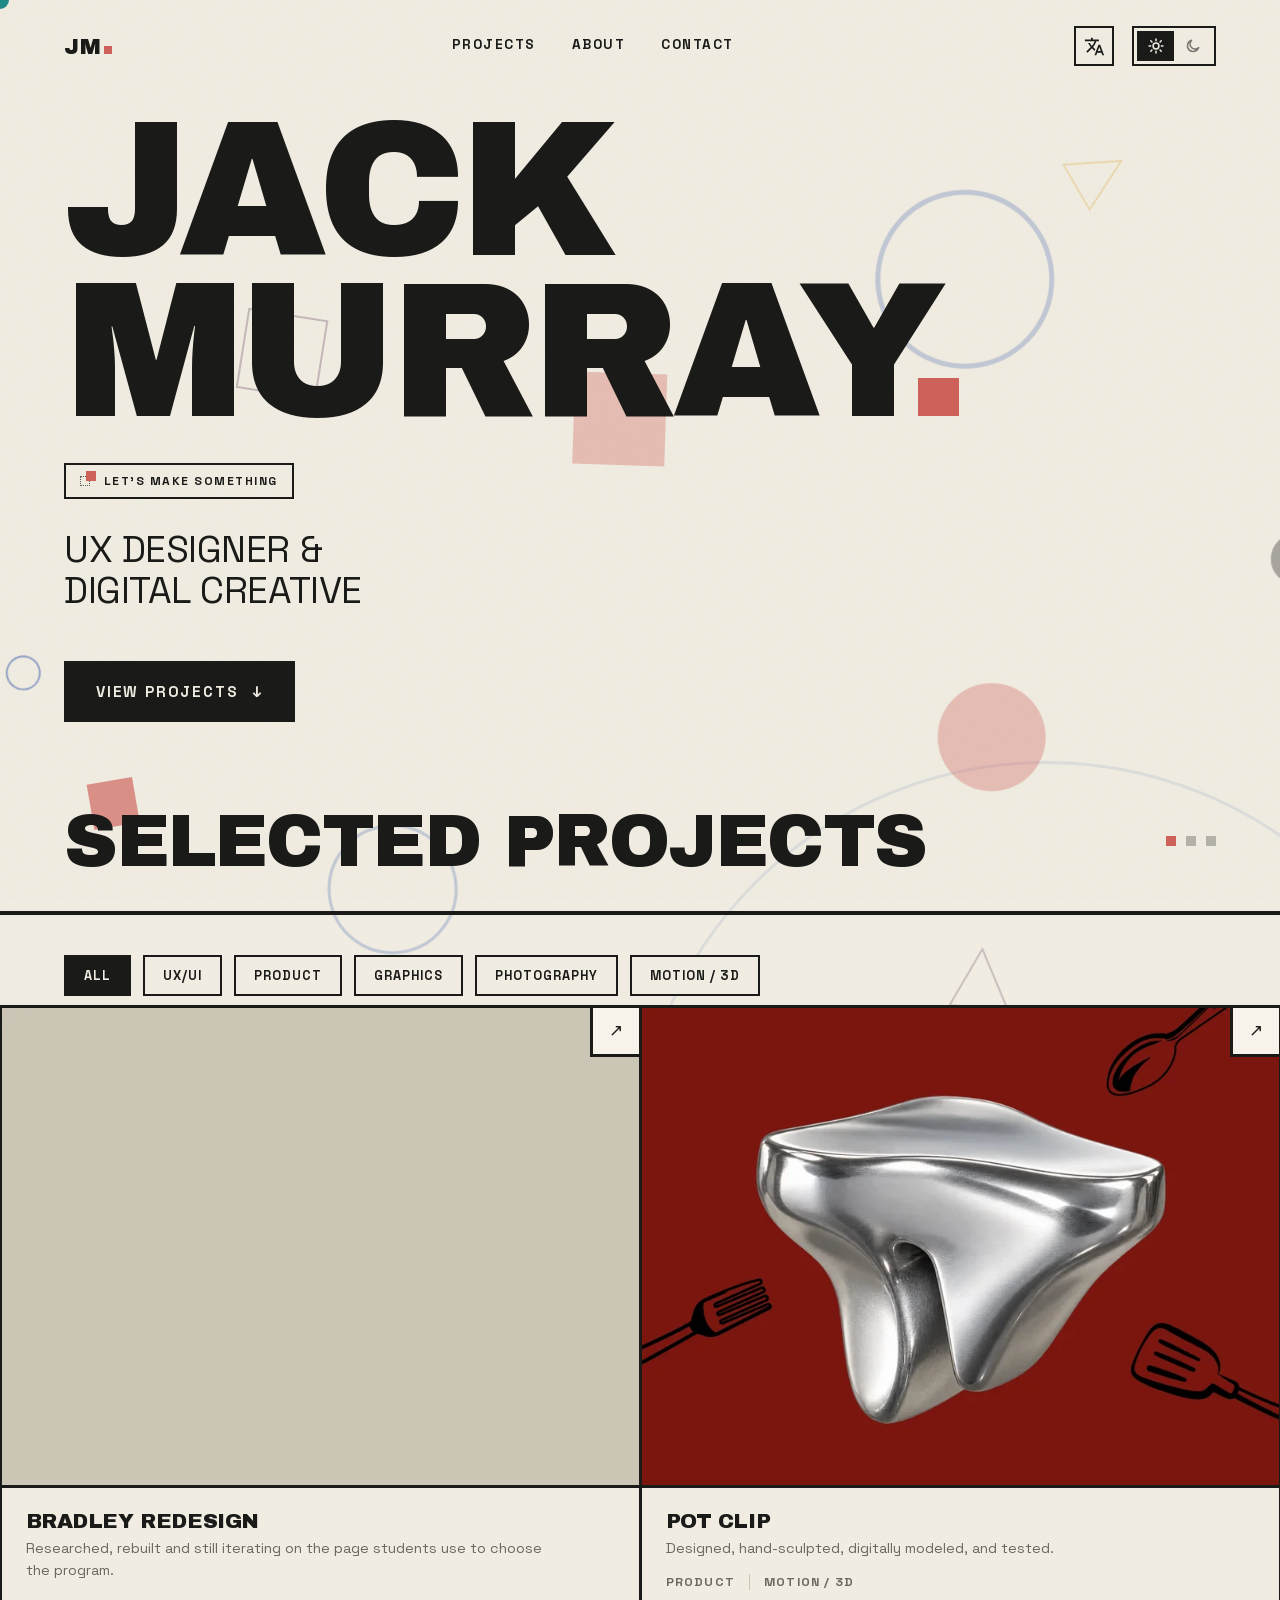
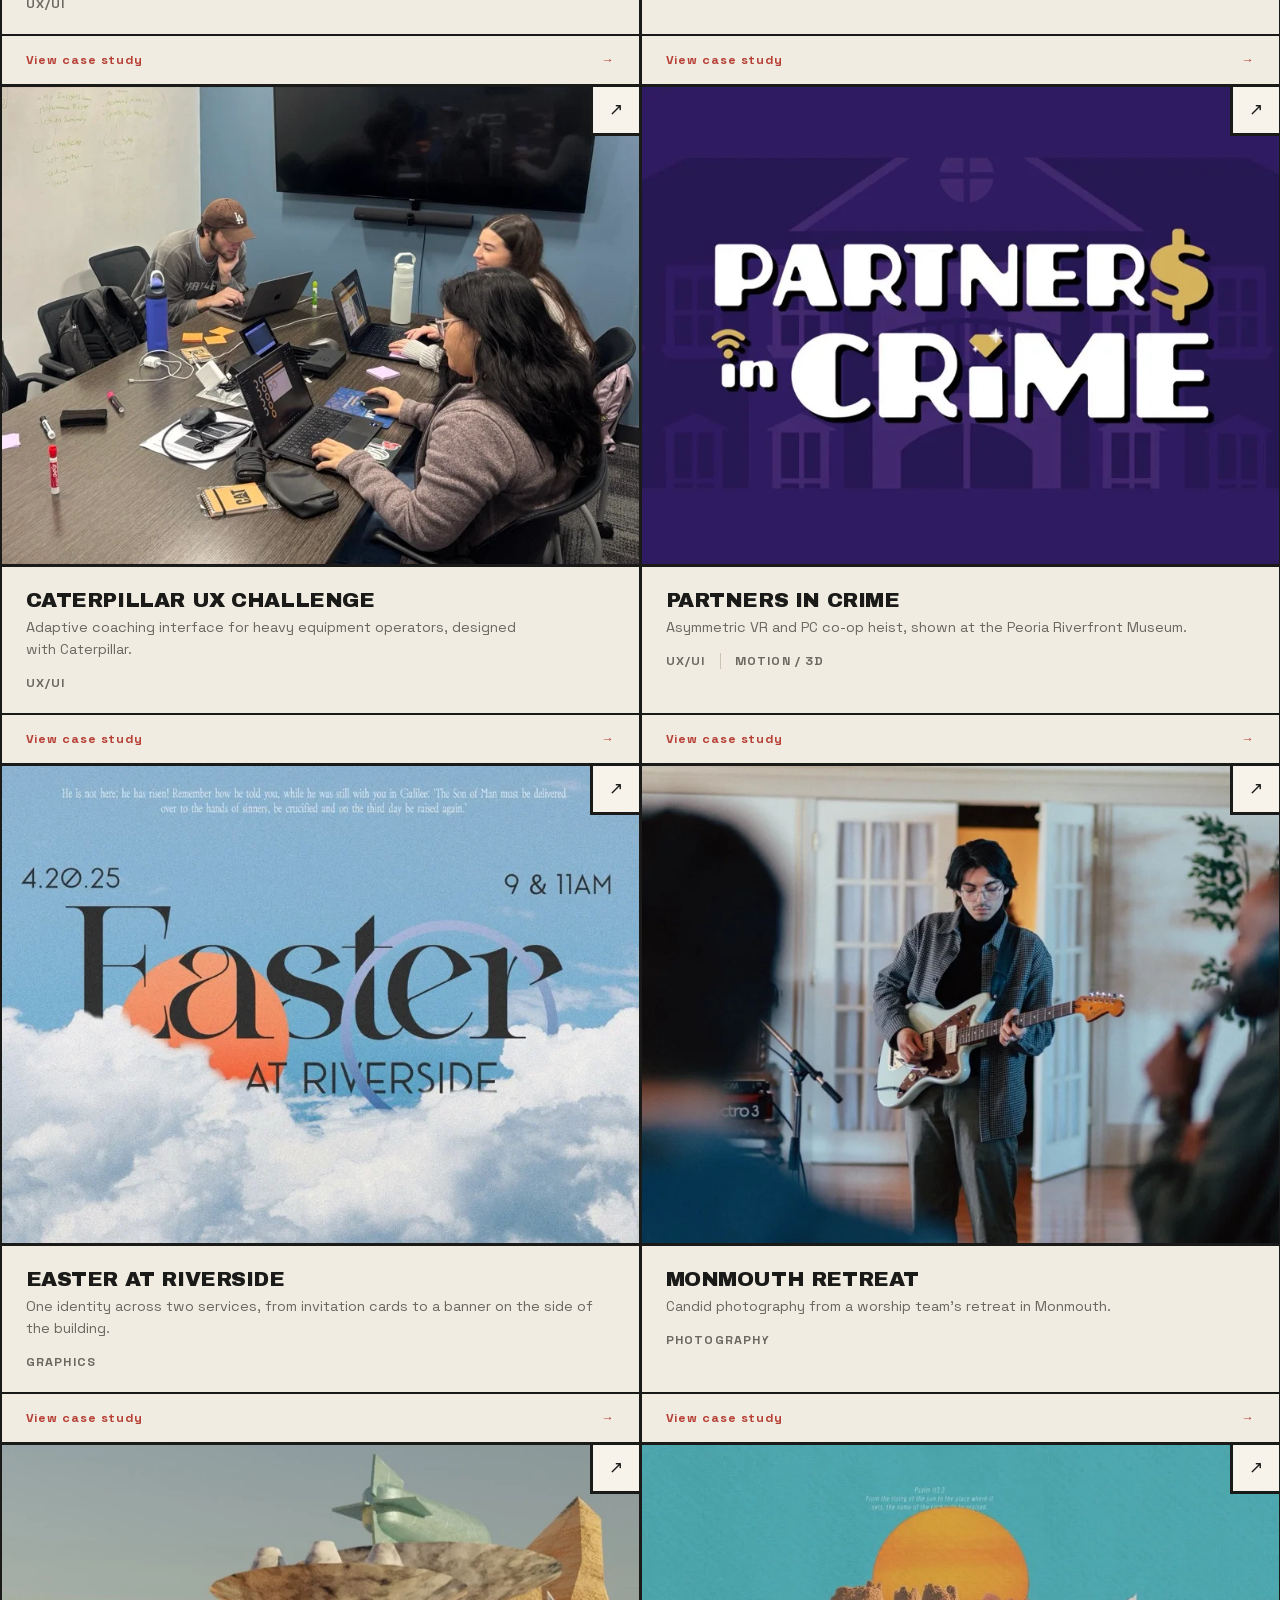
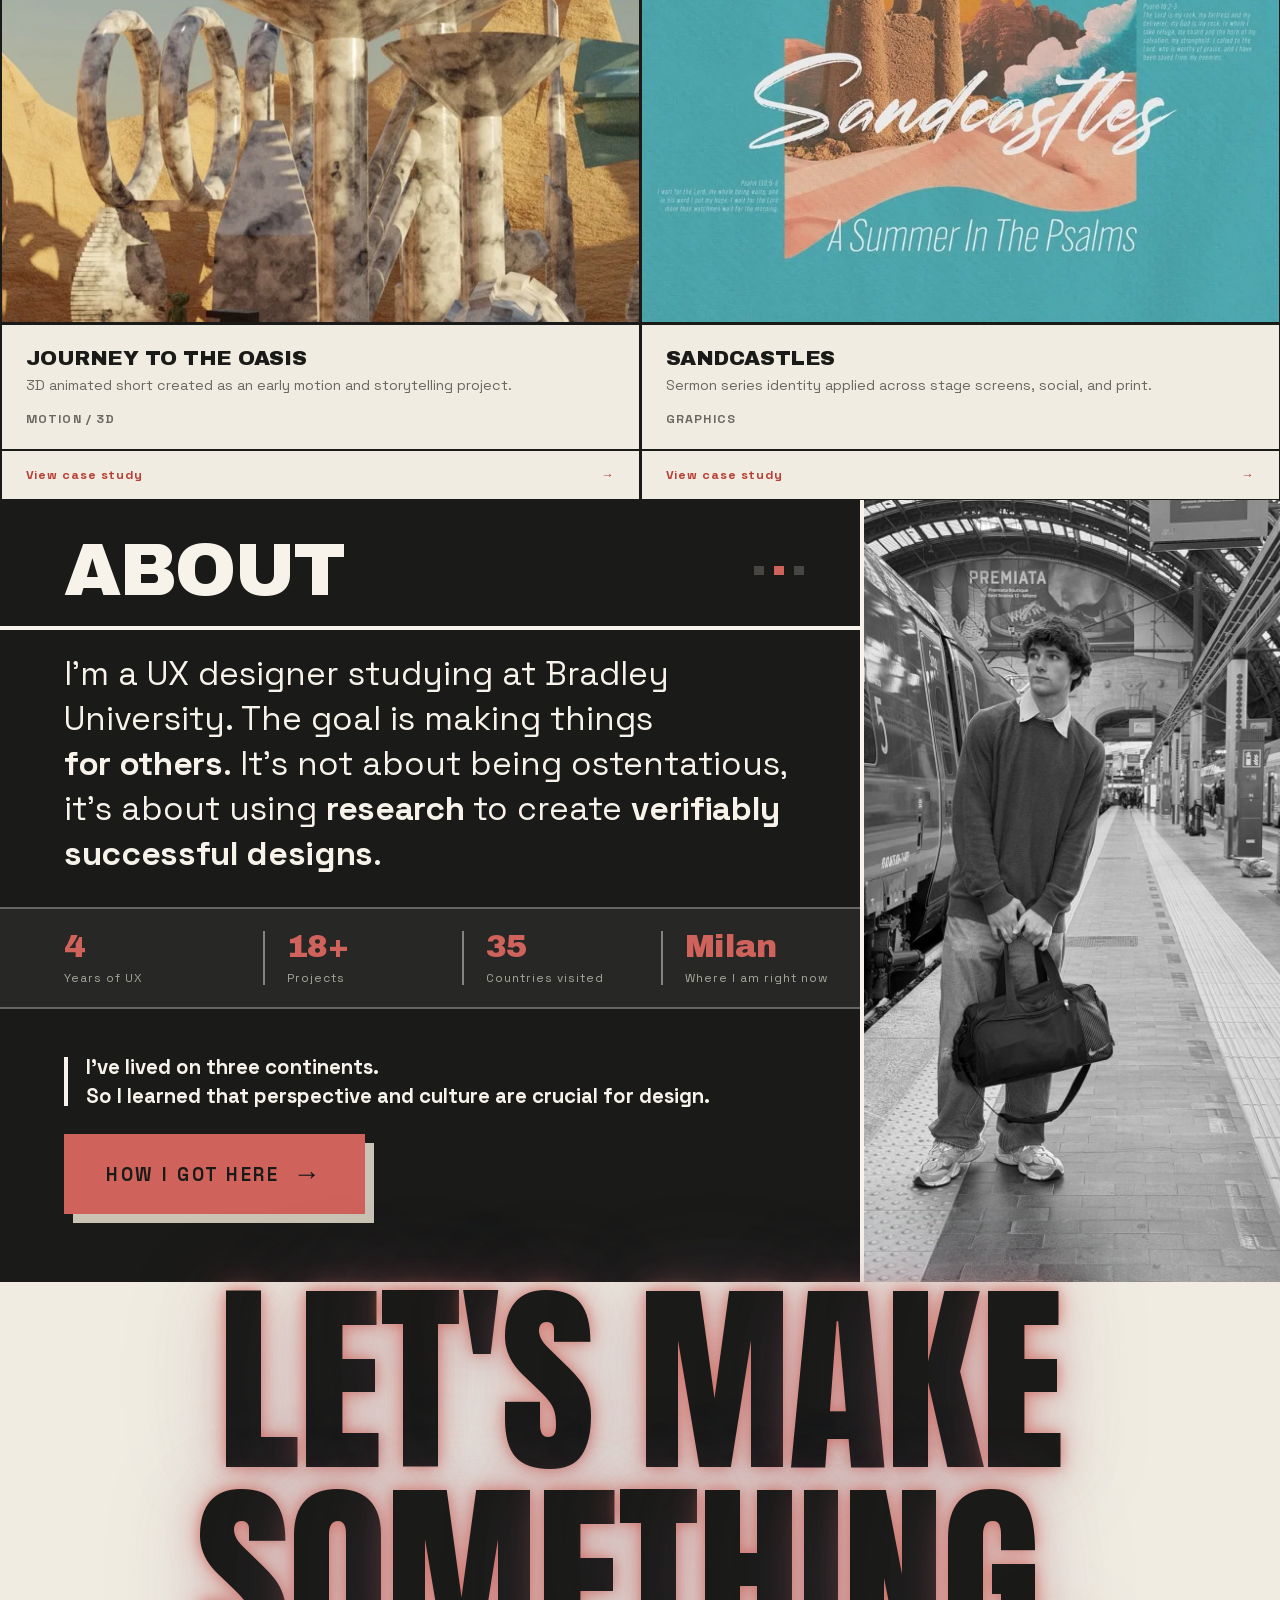
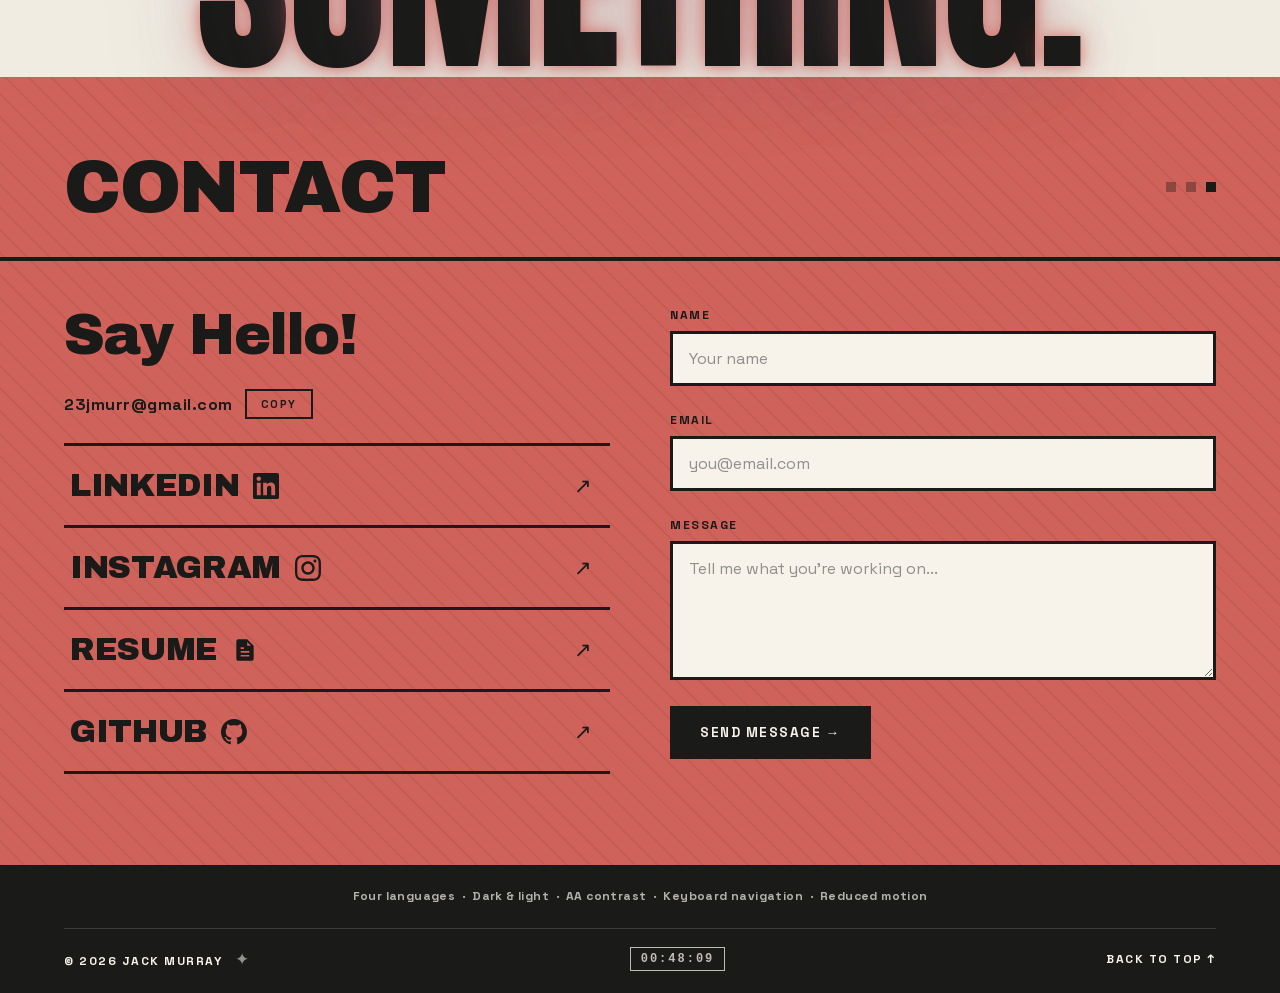
<file: index.html>
<!DOCTYPE html>
<html lang="en">
<head>
<meta charset="UTF-8" />
<meta name="viewport" content="width=device-width, initial-scale=1.0" />
<title>Jack Murray · UX Designer</title>

<!-- SEARCH + SHARING
     og:* build the preview card that LinkedIn, iMessage, Slack and WhatsApp
     render when this link is pasted; without og:image they fall back to a grey
     box. name="description" is the separate one Google reads for its snippet.
     og:url and the canonical have to be absolute, so they carry the real
     domain rather than a relative path. -->
<meta name="description" content="UX design portfolio by Jack Murray. Interface and identity work across websites, brand systems, graphics, photography and motion.">
<meta name="author" content="Jack Murray">
<!-- These paint the browser chrome (the address bar on mobile) and must
     match the page ground exactly, or the bar sits a shade off the top of
     the page. They are literal values because a meta tag cannot read a CSS
     custom property - so they have to be updated by hand whenever --white
     changes. They were missed in the repalette and still held the previous
     ivory and near-black, were missed AGAIN at ivory -> sand, and AGAIN at
     sand -> this one. Three times, which is enough to call it a property of
     the file and not bad luck: this line holds --white's value and nothing
     else, so change it in the SAME edit that changes --white. -->
<meta name="theme-color" content="#F0ECE1" media="(prefers-color-scheme: light)">
<meta name="theme-color" content="#111117" media="(prefers-color-scheme: dark)">
<link rel="canonical" href="https://jackmurraydesign.com/">

<meta property="og:title" content="Jack Murray · UX Designer">
<meta property="og:description" content="UX design portfolio by Jack Murray. Interface and identity work across websites, brand systems, graphics, photography and motion.">
<meta property="og:type" content="website">
<meta property="og:url" content="https://jackmurraydesign.com/">
<meta property="og:site_name" content="Jack Murray">
<meta property="og:locale" content="en_US">
<meta property="og:image" content="https://jackmurraydesign.com/assets/meta/og-card.jpg">
<meta property="og:image:width" content="1200">
<meta property="og:image:height" content="630">
<meta property="og:image:alt" content="The Sandcastles series artwork: a sandcastle collage under an orange sun on teal.">

<meta name="twitter:card" content="summary_large_image">
<meta name="twitter:title" content="Jack Murray · UX Designer">
<meta name="twitter:description" content="UX design portfolio by Jack Murray. Interface and identity work across websites, brand systems, graphics, photography and motion.">
<meta name="twitter:image" content="https://jackmurraydesign.com/assets/meta/og-card.jpg">

<!-- For automated readers. /llms.txt is the long version in Jack's own
     words; the JSON-LD below is the structured half, and the two must stay in
     step with each other and with the page. Neither says anything that is not
     already visible on the site: nothing is hidden text aimed at crawlers, and
     there is deliberately no sr-only block, because a pitch written for
     machines has no business being read aloud to someone using a screen
     reader. -->
<link rel="alternate" type="text/plain" href="/llms.txt" title="Site summary for automated readers">
<script type="application/ld+json">
{
  "@context": "https://schema.org",
  "@graph": [
    {
      "@type": "Person",
      "@id": "https://jackmurraydesign.com/#jack",
      "name": "Jack Murray",
      "jobTitle": "UX Designer",
      "description": "UX design student at Bradley University, on exchange at NABA in Milan. Research-led interface work, plus identity systems, photography and 3D animation.",
      "url": "https://jackmurraydesign.com/",
      "knowsLanguage": [
        "en",
        "es",
        "ja",
        "it"
      ],
      "knowsAbout": [
        "User experience design",
        "User research",
        "Usability testing",
        "Interface design",
        "Brand and identity systems",
        "Typography",
        "VR interface design",
        "Photography",
        "Motion and 3D animation",
        "HTML and CSS"
      ],
      "alumniOf": [
        {
          "@type": "CollegeOrUniversity",
          "name": "Bradley University",
          "description": "BS in User Experience Design, 2023-2027. GPA 3.6, Dean's List."
        },
        {
          "@type": "CollegeOrUniversity",
          "name": "Nuova Accademia di Belle Arti (NABA), Milan",
          "description": "Study abroad in UX and product design, autumn 2026."
        }
      ],
      "award": "Best Research Award, Advanced Interaction Design (Bradley University x Caterpillar)",
      "seeks": {
        "@type": "Demand",
        "name": "Freelance UX work now; internships or full-time UX roles toward May 2027"
      }
    },
    {
      "@type": "WebSite",
      "@id": "https://jackmurraydesign.com/#site",
      "url": "https://jackmurraydesign.com/",
      "name": "Jack Murray · UX Designer",
      "description": "UX design portfolio: six case studies across UX research, identity systems, VR interface design, photography and 3D animation. Built as a static site with no framework, in four languages, audited for WCAG AA in both themes.",
      "inLanguage": [
        "en",
        "es",
        "ja",
        "it"
      ],
      "author": {
        "@id": "https://jackmurraydesign.com/#jack"
      },
      "creator": {
        "@id": "https://jackmurraydesign.com/#jack"
      },
      "about": "Research-led UX and interface design, and identity systems applied across real surfaces."
    },
    {
      "@type": "CollectionPage",
      "@id": "https://jackmurraydesign.com/#work",
      "name": "Selected Projects",
      "isPartOf": {
        "@id": "https://jackmurraydesign.com/#site"
      },
      "hasPart": [
        {
          "@type": "CreativeWork",
          "name": "Caterpillar UX Challenge",
          "about": "Adaptive coaching interface for heavy equipment operators, designed with Caterpillar.",
          "description": "Best Research Award winner. In my Advanced Interaction Design course at Bradley, I worked in a three-person team partnered with Caterpillar to design an adaptive coaching interface for heavy equipment operators.\n\nI got my hands on every part of the process: research, user flows, wireframes, Figma prototypes, and usability testing with 5 participants. We met with Caterpillar's UX team for 7 weeks, went through 2 rounds of iteration based on their feedback and our testing, and wrapped up with an on-site visit to Caterpillar in Peoria.",
          "creator": {
            "@id": "https://jackmurraydesign.com/#jack"
          },
          "genre": "UX research and design",
          "datePublished": "2025",
          "url": "https://jackmurraydesign.com/work/cat-coaching"
        },
        {
          "@type": "CreativeWork",
          "name": "Partners in Crime",
          "about": "Asymmetric VR and PC co-op heist built by a 17-person team for Bradley's FUSE program and exhibited at the Peoria Riverfront Museum.",
          "description": "A two-player co-op experience played across VR and PC, built by a 17-person team for Bradley's FUSE program and showcased publicly at the Peoria Riverfront Museum.\n\nThe two players never see the same thing: one is inside the manor in VR, while the other reads the floor plan and camera feeds on PC.\n\nI was part of the small group that came up with the original idea before it grew into a full team project. From there I focused on the VR side: I designed the VR interface and built particle and visual effects in Unity to help players understand what was happening in the game. I also advised on the PC menus and worked with game designers, programmers, and artists to take it from concept to a playable game.",
          "creator": {
            "@id": "https://jackmurraydesign.com/#jack"
          },
          "genre": "VR interface design and visual effects",
          "url": "https://jackmurraydesign.com/work/fuse-partners-in-crime"
        },
        {
          "@type": "CreativeWork",
          "name": "Pot Clip",
          "about": "Designed, hand-sculpted, digitally modeled, and tested.",
          "description": "The brief was a ten-centimetre cube: design a piece of kitchenware in the spirit of Alessi, close enough that you could believe you'd found it in a shop. I started at the Alessi store in Milan, looking at what they actually make — small silver objects, simple, almost always some everyday ritual made slightly better. Then I cooked more than usual and waited for something to annoy me.\n\nWhat annoyed me was the spoon. There's no clean place to put it down: the counter gets messy, and balancing it on the rim means it slides or drops in. Rests for this exist, but most clip in one spot and hold one thing. Mine is two independent supports that sit on the rim and slide along it, so the gap sets itself to whatever you're holding — a wide wooden spoon or a thin metal fork. The best part came out of where it sits rather than what it looks like: resting above the pot means the drips go back into the pot, and there's no second object taking up counter space and needing washing afterwards.\n\nThe shape came off a page of \"how might we\" questions — how to grip several pot sizes snugly, how to keep the top usable when the whole thing sits at an angle. From there: paper profiles cut and held against a pot, then the physical one, sculpted from dense modelling foam in the shop, built up with coats and sprayed to read as metal. It's an appearance model, not a working part. The digital model came last, built from the finished object rather than ahead of it, and it's what the posters are rendered from.\n\nIt isn't resolved, and most of what's wrong with it is physical. In real metal, clipped to a hot pot, these would get too hot to move with bare hands. Pot rims aren't standardised — thin, thick, rolled, flared, some with pouring lips — so one clip profile won't grip them all, and the grip is friction only. The top is flat enough that a round handle could still roll. And it's two objects where the thing already on the market is one. Knowing that list is most of what the project gave me; a next version would start from the heat and the rim profile rather than from the shape.\n\nThis was a student project at NABA in Milan. It is not affiliated with Alessi and was not commissioned or reviewed by the company. Alessi served as the reference brand for the assignment, and the posters are an original concept campaign developed for this project.",
          "creator": {
            "@id": "https://jackmurraydesign.com/#jack"
          },
          "genre": "Product design",
          "datePublished": "2026",
          "url": "https://jackmurraydesign.com/work/pot-clip"
        },
        {
          "@type": "CreativeWork",
          "name": "Easter at Riverside",
          "about": "One event identity across two services, from invitation cards to a banner on the side of the building.",
          "description": "Easter at Riverside is the identity for one weekend and two services: Good Friday on the 18th, Easter Sunday on the 20th. An open sky, an orange sun coming up through the clouds, and a serif with enough weight to hold a scripture line above it. The blue is the exact color we painted the church's worship piano.\n\nTwo services with opposite feelings, one construction. Good Friday is the same wordmark and the same circle turned down into black and white, storm clouds instead of open sky and the sun gone cold behind the type. They run side by side on a single banner on the wall outside, so you read the turn from one to the other on your way in. That pairing is the piece I would keep.\n\nThen it had to survive the surfaces. The banner is read from across a parking lot. The invitation card is held in one hand. The photo wall was the one that changed how I thought about it: its whole job is to be stood in front of, so everything came off it except the lockup, set high enough that a dozen people shoulder to shoulder still leave it readable. A graphic designed to be half covered.",
          "creator": {
            "@id": "https://jackmurraydesign.com/#jack"
          },
          "genre": "Event identity",
          "datePublished": "2025",
          "url": "https://jackmurraydesign.com/work/easter-riverside"
        },
        {
          "@type": "CreativeWork",
          "name": "Sandcastles",
          "about": "Sermon series identity applied across stage screens, social and print.",
          "description": "Sandcastles is the identity for a summer in the Psalms: all 150, ten a week for fifteen weeks. The brief arrived as just a couple of sentences for me to build off of.\n\nSandcastles is a word about kids at a beach, and the Psalms are not light reading. The job was a playfulness that still held the weight: a sandcastle under a low sun, built on the one thing everybody knows the tide is coming for. It took many collage versions and more typefaces than I'd like to admit, narrowed as often by commercial licensing as by tone. The wordmark changed before it shipped: the creative director swapped the brush script for serif capitals.\n\nFrom there it had to hold everywhere it went: a stage screen above a full auditorium, thumbnails and social posts, printed posters and handouts, a bookmark two inches wide. How much each one says depends on how long anyone actually looks at it. On the screen it's the wordmark and not much else. On the bookmark, the one piece someone would open every day for three months, it's the whole fifteen-week schedule.",
          "creator": {
            "@id": "https://jackmurraydesign.com/#jack"
          },
          "genre": "Series identity",
          "url": "https://jackmurraydesign.com/work/sandcastles"
        },
        {
          "@type": "CreativeWork",
          "name": "Monmouth Retreat",
          "about": "Candid photography from a worship team's retreat in Monmouth, Illinois.",
          "description": "I got an opportunity to photograph a musical retreat for a worship team over in Monmouth, IL. This retreat was full of life and deep emotion, and I aimed to capture that energy through candid moments, both individual and group interactions.\n\nThe changing light was the editing problem. Frame by frame the set would not have held together, so I graded the whole gallery toward one feel rather than letting each image be its own best version.",
          "creator": {
            "@id": "https://jackmurraydesign.com/#jack"
          },
          "genre": "Photography",
          "datePublished": "2025",
          "url": "https://jackmurraydesign.com/work/monmouth-retreat"
        },
        {
          "@type": "CreativeWork",
          "name": "Journey to the Oasis",
          "about": "3D animated short built across Maya, Blender and ZBrush for a course at Otis College.",
          "description": "Journey to the Oasis is a 3D animated short made for a 3D animation course at Otis College of Art and Design. A lone alien, Leedo, tears through desert ruins in a low-slung ship, clears a wide gap in slow motion, and steps out in front of a gleaming city, the film ends panning off him into the sun. There's no dialogue, just wind and a short score.\n\nIt was built across Maya, Blender and ZBrush. The call that set the schedule was rendering in Cycles rather than Eevee, for the quality it gave this piece: the final pass took three full days. It closed out the course as my final project.",
          "creator": {
            "@id": "https://jackmurraydesign.com/#jack"
          },
          "genre": "3D animation",
          "url": "https://jackmurraydesign.com/work/oasis-journey"
        },
        {
          "@type": "CreativeWork",
          "name": "Bradley Redesign",
          "about": "Case study coming soon.",
          "description": "Bradley University's UX major is becoming Graphic and UX Design. This is a redesign of its program page, so students choosing a college get a new name, a new story and a clear next step.\n\nThe team researched other universities' sites, surveyed first-year Bradley students and built a journey map, then rebuilt the page around the questions students ask. The page was graded as a team, and my own third version keeps iterating on it, with three design decisions traced to the research: career outcomes as numbers, a visible next step, and navigation that can be scanned. The limits are stated on the page: a five-person survey, no usability tests, desktop only.\n\nA student team project at Bradley University, not commissioned by Bradley and not live on its website. Team: Andrew, Jessie, Caitlin, Charlie and Jack Murray.",
          "creator": {
            "@id": "https://jackmurraydesign.com/#jack"
          },
          "genre": "UX/UI",
          "url": "https://jackmurraydesign.com/work/bradley-redesign"
        }
      ]
    }
  ]
}
</script>

<link rel="icon" href="/assets/meta/favicon.svg" type="image/svg+xml">
<link rel="apple-touch-icon" href="/assets/meta/apple-touch-icon.png">
<link rel="manifest" href="/site.webmanifest">

<!-- Fonts are self-hosted from assets/fonts; the @font-face rules are at the
     top of styles.css. No preconnect because there is no third party left to
     connect to. Noto Sans JP still carries the Japanese glyphs none of the
     three display faces contain, but i18n.js now attaches its stylesheet only
     when Japanese is chosen - it was 119 KB of render-blocking CSS on every
     visit otherwise. -->
<link rel="preload" href="/assets/fonts/space-grotesk-latin.woff2" as="font" type="font/woff2" crossorigin>
<link rel="preload" href="/assets/fonts/archivo-black-latin.woff2" as="font" type="font/woff2" crossorigin>
<link rel="stylesheet" href="/styles.css">

<!-- Fourteen blocks on this page carry .reveal, which starts them at
     opacity: 0 and waits for JavaScript to add .in-view as they scroll into
     view. If that script never runs - a content blocker, a failed request,
     a syntax error from a future edit - those blocks stay invisible
     forever: both about columns, the stats, all three section headings, the
     filters and the whole contact form. What is left looks like a hero and
     then nothing, which reads as "I have seen this site" rather than as
     broken, so nobody would even report it.
     A browser with JavaScript enabled does not parse what is inside
     <noscript> at all - the CSS below never reaches the stylesheet and
     changes nothing about what anyone normally sees. With it disabled the
     content is simply there, unanimated.
     After the stylesheet on purpose: same specificity as the .reveal rule
     it overrides, so it has to win on source order. -->
<noscript><style>.reveal{opacity:1;transform:none}</style></noscript>

<!-- THEME, BEFORE THE FIRST PAINT.
     script.js is deferred, so applyTheme() ran after the page had already
     painted in the default light palette. A reader who had chosen dark - or
     whose OS asks for it - got a light page for one frame, and then every
     element carrying a colour or background transition spent 250ms fading
     from the light value to the dark one. The whole page visibly changed
     its mind on every single load.
     Setting the attribute here, in a blocking inline script above <body>,
     means dark IS the initial computed value: nothing transitions, because
     nothing changes. applyTheme() later sets the same value and is a no-op.
     Inline and blocking on purpose - an external or deferred file is exactly
     the thing that caused this. It reads the same key and the same OS
     preference as script.js, in the same order; keep the two in step.
     try/catch because localStorage throws outright in some privacy modes,
     and a theme is never worth taking the page down for. -->
<script>
  (function () {
    try {
      var saved = localStorage.getItem('jm-theme');
      var theme = saved
        || (window.matchMedia('(prefers-color-scheme: dark)').matches ? 'dark' : 'light');
      document.documentElement.setAttribute('data-theme', theme);
    } catch (e) {
      document.documentElement.setAttribute('data-theme', 'light');
    }
  })();
</script>
</head>
<body class="is-loading">

<!-- Skip link: first tab stop on the page. Visually hidden until focused
     (see .skip-link in styles.css) so it costs sighted users nothing, but
     lets keyboard and screen-reader users jump the nav + filter row. -->
<a href="#main" class="skip-link" data-i18n="a11y.skip">Skip to main content</a>

<!-- LOADER -->
<!-- A skeleton of the page rather than a splash over it. The name-and-bar
     version was a thing to look at WHILE waiting; this is the shape of what is
     arriving - nav, headline, badge, tagline, button, cards - so the first
     paint already has the page's structure and nothing lurches when the real
     content takes its place. There is also no fake progress bar any more: it
     was filling at a random rate unconnected to anything loading, which is a
     progress indicator that lies.

     aria-hidden and inert: it is scaffolding. A screen reader announcing a
     stack of empty boxes is noise, and nothing in here is reachable. -->
<div class="loader" id="loader" aria-hidden="true" inert>
  <!-- Three children, because .nav is space-between with three children:
       wordmark, links, controls. The links bar used to live inside the right
       group, which put it 447px right of where the page draws it. -->
  <div class="sk-nav">
    <div class="sk sk-logo"></div>
    <div class="sk sk-links"></div>
    <!-- language button, theme switch, hamburger. The switch is a TRACK, 84
         wide against the button's 40 - three equal squares here drew a
         control the page does not have and put the other two 14px off. -->
    <div class="sk-nav-right">
      <div class="sk sk-sq"></div>
      <div class="sk sk-switch"></div>
      <div class="sk sk-sq sk-burger"></div>
    </div>
  </div>
  <div class="sk-hero">
    <div class="sk-hero-grid">
      <div class="sk-name">
        <div class="sk sk-title"></div>
        <div class="sk sk-title sk-title-2"></div>
      </div>
      <div class="sk-side">
        <div class="sk sk-badge"></div>
        <div class="sk sk-line"></div>
        <div class="sk sk-cta"></div>
      </div>
    </div>
  </div>
  <!-- The work band. This used to stop at the hero, which was right while
       .hero was 80vh and the hero WAS the first screen. At 66vh the first
       screen also carries SELECTED PROJECTS, the filter row and the top of
       two cards, and leaving them out meant the top of the page dissolved
       out of grey blocks while the bottom third faded up out of nothing. -->
  <div class="sk-work">
    <div class="sk-head"><div class="sk sk-h2"></div></div>
    <!-- five chips: ALL, UX/UI, GRAPHICS, PHOTOGRAPHY, MOTION. Widths are
         multiples of their own font-size, the same way the title bars are -
         see .sk-chip. -->
    <div class="sk-filters">
      <div class="sk sk-chip"></div>
      <div class="sk sk-chip"></div>
      <div class="sk sk-chip"></div>
      <div class="sk sk-chip"></div>
      <div class="sk sk-chip"></div>
      <div class="sk sk-chip"></div>
    </div>
    <div class="sk-cards">
      <div class="sk sk-card"></div>
      <div class="sk sk-card"></div>
    </div>
  </div>
</div>

<!-- SCROLL PROGRESS -->
<div class="scroll-progress" id="scrollProgress"></div>

<div class="cursor-dot" id="cursorDot"></div>
<div class="noise"></div>
<div class="scanlines" aria-hidden="true"></div>

<!-- NAV -->
<nav class="nav" id="nav">
  <!-- href="/" and not "#top": a fragment leaves /#top in the address bar,
       so anyone who clicks home and then copies the URL shares a link with a
       stale anchor on it. The click is intercepted in SECTION 07 and handled
       as a route, which scrolls to the top without touching the URL. -->
  <a href="/" class="nav-logo">JM<span class="dot" aria-hidden="true"></span></a>
  <div class="nav-links" id="navLinks">
    <a href="#work" data-i18n="nav.projects">PROJECTS</a>
    <a href="#about" id="navAboutLink" data-i18n="nav.about">ABOUT</a>
    <a href="#contact" data-i18n="nav.contact">CONTACT</a>
  </div>
  <div class="nav-right">
    <div class="lang-control">
      <button class="lang-toggle" id="langToggle" data-i18n-aria="nav.aria.language" aria-label="Choose language" data-i18n-tip="nav.aria.language" data-tip="Choose language" aria-haspopup="true" aria-expanded="false">
        <!-- The translate mark - a Latin A beside a CJK glyph - rather than
             a globe. A globe means world or internet; this one means
             LANGUAGE, and it is the mark people already know from Google
             Translate and every phone keyboard switcher.
             Which language is on is answered by the menu, where the current
             option is marked and carries aria-current, so the state lives in
             one place instead of being half-told on the button. The #langCode
             span is gone with it; i18n.js already null-checks that node. -->
        <svg class="lang-mark" viewBox="0 0 24 24" fill="currentColor" aria-hidden="true" focusable="false">
          <path d="M12.87 15.07l-2.54-2.51.03-.03c1.74-1.94 2.98-4.17 3.71-6.53H17V4h-7V2H8v2H1v1.99h11.17C11.5 7.92 10.44 9.75 9 11.35 8.07 10.32 7.3 9.19 6.69 8h-2c.73 1.63 1.73 3.17 2.98 4.56l-5.09 5.02L4 19l5-5 3.11 3.11.76-2.04zM18.5 10h-2L12 22h2l1.12-3h4.75L21 22h2l-4.5-12zm-2.62 7l1.62-4.33L19.12 17h-3.24z"></path>
        </svg>
      </button>
      <div class="lang-menu" id="langMenu">
        <button class="lang-option" data-lang="en" type="button" lang="en">ENGLISH</button>
        <button class="lang-option" data-lang="es" type="button" lang="es">ESPAÑOL</button>
        <button class="lang-option" data-lang="ja" type="button" lang="ja">日本語</button>
        <button class="lang-option" data-lang="it" type="button" lang="it">ITALIANO</button>
      </div>
    </div>
    <!-- A switch, not a button. The single swapping glyph said what you
         would GET but never what was ON, and a lone icon in a square reads
         as decoration - people were not pressing it. A track with both ends
         drawn shows the choice and the current position at once.
         role="switch" + aria-checked carries that to a screen reader, which
         a plain button could not. Both icons are permanent, so the script no
         longer rewrites any text in here. -->
    <button class="theme-switch" id="themeToggle" role="switch" aria-checked="false" data-i18n-aria="nav.aria.theme" aria-label="Dark / light mode" data-i18n-tip="nav.aria.theme" data-tip="Dark / light mode">
      <span class="theme-switch-track" aria-hidden="true">
        <svg class="theme-switch-ico is-sun" viewBox="0 0 24 24" fill="none" stroke="currentColor" stroke-width="2.3" stroke-linecap="round" focusable="false">
          <circle cx="12" cy="12" r="4.4"></circle>
          <path d="M12 1.6v2.4M12 20v2.4M4.2 4.2l1.7 1.7M18.1 18.1l1.7 1.7M1.6 12h2.4M20 12h2.4M4.2 19.8l1.7-1.7M18.1 5.9l1.7-1.7"></path>
        </svg>
        <svg class="theme-switch-ico is-moon" viewBox="0 0 24 24" fill="none" stroke="currentColor" stroke-width="2.3" stroke-linecap="round" stroke-linejoin="round" focusable="false">
          <path d="M20.5 14.3A8.6 8.6 0 1 1 9.7 3.5a6.9 6.9 0 0 0 10.8 10.8z"></path>
        </svg>
        <span class="theme-switch-knob"></span>
      </span>
    </button>
    <button class="nav-toggle" id="navToggle" data-i18n-aria="nav.aria.menu" aria-label="menu" aria-controls="navLinks" aria-expanded="false"><span></span><span></span><span></span></button>
  </div>
</nav>
<div class="nav-overlay" id="navOverlay"></div>


<!-- MAIN LANDMARK — also the skip-link target. tabindex="-1" lets it
     receive programmatic focus from the skip link without becoming a
     tab stop of its own. -->
<main id="main" tabindex="-1">

<!-- HERO -->
<!-- tabindex="-1" so the home links can move focus here the way a #top
     fragment used to; keyboard users would otherwise be scrolled to the top
     with focus left at the bottom of the page. id="top" stays so any #top
     link already in the wild still works. -->
<header class="hero" id="top" tabindex="-1">
  <div class="hero-shapes" id="heroShapes" aria-hidden="true"></div>
  <div class="hero-grid">
    <h1 class="hero-name">
      <span class="line">JACK</span>
      <span class="line">MURRAY<span class="accent">.</span></span>
    </h1>
    <div class="hero-side">
      <a href="#contact" class="badge-available">
        <span class="badge-dot"></span>
        <span data-i18n="hero.badge">LET'S MAKE SOMETHING</span>
      </a>
      <!-- A standing headline, not a typewriter. The cycling version spent
           most of its life showing a half-written sentence, so the one line
           that says what Jack actually does was never fully on screen when
           someone first looked - and it could not be read at a glance at all.
           Stated once, it anchors the column and gives the right side
           something with enough weight to hold its own against the name. -->
      <!-- No full stop. The name above ends in one, in coral, and it is the
           page's one piece of punctuation-as-graphic; a second period 150px
           below it made that read as a habit rather than a mark. -->
      <p class="hero-role" data-i18n-html="hero.role">UX DESIGNER &amp;<br>DIGITAL CREATIVE</p>
      <a href="#work" class="btn-block" data-i18n="hero.cta">VIEW PROJECTS</a>
    </div>
  </div>
  <!-- The hero marquee used to sit here: a full-bleed ink band scrolling
       UX/UI ✦ WEBSITES ✦ BRAND SYSTEMS ✦ PHOTOGRAPHY ✦ MOTION at 55px/s.
       It was the single most template-looking thing on the page - an
       infinite strip of service words is the component every generated
       portfolio ships, and the words themselves were category labels any
       designer could have written. The hero-grid's own 6px full-bleed rule
       is the seam now, which is what the band was there to be.
       Markup, CSS and restore notes: docs/hero-marquee.html -->
</header>

<!-- WORK -->
<section class="work" id="work">
  <div class="section-head reveal">
    <h2 data-i18n="work.title">SELECTED PROJECTS</h2>
    <!-- Three marks, one lit: which of the three chapters you are in. See
         .section-marks in styles.css for why the words went. -->
    <div class="section-marks" aria-hidden="true"><span class="is-here"></span><span></span><span></span></div>
  </div>

  <!-- role=group + a label, so the set announces as one thing rather than
       five loose buttons appearing between the heading and the grid.
       aria-pressed rather than role=radio: radio would be the tighter match
       for "exactly one at a time", but it also commits to arrow-key
       navigation between the options, and a half-implemented radiogroup is
       worse for a screen-reader user than honest toggle buttons. The class
       alone told nobody which filter was on - that state was visible only as
       a fill, which is the same bug the language menu was fixed for. -->
  <div class="filters reveal" id="filters" role="group" data-i18n-aria="filter.aria" aria-label="Filter projects by category">
    <!-- Only categories that actually have projects get a button: a filter
         that leads to an empty grid reads as a broken site, not an empty one.
         BRANDING and WEB are sitting in i18n.js ready for when there's work
         to put under them. Order leads with UX/UI, which is the positioning
         the hero and the about page both claim. -->
    <button class="filter-btn active" aria-pressed="true" data-filter="ALL" data-i18n="filter.ALL">ALL</button>
    <button class="filter-btn" aria-pressed="false" data-filter="UX/UI" data-i18n="filter.UX/UI">UX/UI</button>
    <button class="filter-btn" aria-pressed="false" data-filter="PRODUCT" data-i18n="filter.PRODUCT">PRODUCT</button>
    <button class="filter-btn" aria-pressed="false" data-filter="GRAPHICS" data-i18n="filter.GRAPHICS">GRAPHICS</button>
    <button class="filter-btn" aria-pressed="false" data-filter="PHOTOGRAPHY" data-i18n="filter.PHOTOGRAPHY">PHOTOGRAPHY</button>
    <button class="filter-btn" aria-pressed="false" data-filter="MOTION" data-i18n="filter.MOTION">MOTION / 3D</button>
  </div>
  <!-- Filtering is a visual change with nothing to hear: the grid goes from
       six cards to one and a screen-reader user gets silence. This says how
       many are left. role=status is polite, so it waits for a pause rather
       than interrupting, and it is the only thing on the page that needs to
       be announced without being seen. -->
  <p class="sr-only" id="filterStatus" role="status" aria-live="polite"></p>

  <div class="gallery" id="gallery">
    <!-- renderGallery() in script.js REPLACES everything inside this div with
         the real cards, built from projectData. What is written out below is
         the same six projects, in the same order, with the same titles, the
         same one-line descriptions AND the same long-form write-ups the
         project panels show - so the markup says what the work is, and what
         each piece of it was, before any script has run.
         GENERATED, NOT TYPED: node tools/write-fallback.js rewrites this
         block from projectData and the English strings in i18n.js, and
         tools/audit.js fails if what is here is not what that tool would
         write today. It is not a build step - nothing runs at deploy and
         nothing runs in the browser; it writes a block of static HTML for
         you, the way tools/field-shuffle.js writes a block of script.js.
         WHY IT IS HERE AND NOT A COMMENT. The gallery was JS-only, which made
         the six project names absent from the document: anything that reads
         the HTML rather than running it - an AI asked to look at the site, a
         crawler that does not execute scripts, a reader with JS blocked - got
         a page whose SELECTED PROJECTS section was literally empty. The
         JSON-LD and llms.txt named the projects and the page itself did not.
         That is not a theoretical audience. Independent testing (Vercel/MERJ,
         Dec 2024, re-tested since) found GPTBot, OAI-SearchBot,
         ChatGPT-User, ClaudeBot, PerplexityBot, Meta-ExternalAgent and
         Bytespider all fetch pages WITHOUT executing JavaScript; Googlebot
         and Applebot render, so Google saw this site and the AI crawlers did
         not. llms.txt is not the backstop it looks like either - Ahrefs
         scanned 137k sites in May 2026 and 97% of llms.txt files were never
         requested at all, and Google has said it does not affect Search.
         The HTML is the thing that gets read. So it goes in the HTML.
         Same rule as the about-section counters: MARKUP HOLDS THE TRUTH, JS
         HOLDS THE PRESENTATION. Not a <noscript> block, deliberately - most
         HTML-to-text extractors strip noscript along with script and style,
         so the readers this is for would never have seen it. And not hidden
         with CSS either: this is the same text the site shows, so it is
         allowed to be visible, and hidden duplicate text aimed at crawlers is
         exactly what the machine-readers rule in CLAUDE.md forbids - and what
         search engines treat as cloaking. The line there is content that
         DIFFERS, not content delivered twice; every word below is on the site
         at the /work/<id> URL it links to.
         Nobody sees it in a normal browser anyway: the loading skeleton is a
         fixed full-viewport overlay and script.js is a blocking script at the
         end of <body>, so the swap happens behind the loader.
         IT IS A FIFTH FILE TO KEEP IN STEP. Adding, renaming or cutting a
         project means projectData, sitemap.xml, llms.txt, the JSON-LD above
         and this list. tools/audit.js checks all five agree.
         -->
    <ul class="gallery-fallback">
      <li>
        <a href="/work/bradley-redesign">
          <span class="gallery-fallback-cat">UX/UI</span>
          <span class="gallery-fallback-title">BRADLEY REDESIGN</span>
          <span class="gallery-fallback-desc">Researched, rebuilt and still iterating on the page students use to choose the program.</span>
        </a>
        <p class="gallery-fallback-body">Bradley University's UX major is becoming Graphic and UX Design. This is a redesign of its program page, so students choosing a college get a new name, a new story and a clear next step.</p>
        <p class="gallery-fallback-body">The team researched other universities' sites, surveyed first-year Bradley students and built a journey map, then rebuilt the page around the questions students ask. The page was graded as a team, and my own third version keeps iterating on it, with three design decisions traced to the research: career outcomes as numbers, a visible next step, and navigation that can be scanned. The limits are stated on the page: a five-person survey, no usability tests, desktop only.</p>
        <p class="gallery-fallback-body">A student team project at Bradley University, not commissioned by Bradley and not live on its website. Team: Andrew, Jessie, Caitlin, Charlie and Jack Murray.</p>
      </li>
      <li>
        <a href="/work/pot-clip">
          <span class="gallery-fallback-cat">PRODUCT</span>
          <span class="gallery-fallback-title">POT CLIP</span>
          <span class="gallery-fallback-desc">Designed, hand-sculpted, digitally modeled, and tested.</span>
        </a>
        <p class="gallery-fallback-body">The brief was a ten-centimetre cube: design a piece of kitchenware in the spirit of Alessi, close enough that you could believe you'd found it in a shop. I started at the Alessi store in Milan, looking at what they actually make — small silver objects, simple, almost always some everyday ritual made slightly better. Then I cooked more than usual and waited for something to annoy me.</p>
        <p class="gallery-fallback-body">What annoyed me was the spoon. There's no clean place to put it down: the counter gets messy, and balancing it on the rim means it slides or drops in. Rests for this exist, but most clip in one spot and hold one thing. Mine is two independent supports that sit on the rim and slide along it, so the gap sets itself to whatever you're holding — a wide wooden spoon or a thin metal fork. The best part came out of where it sits rather than what it looks like: resting above the pot means the drips go back into the pot, and there's no second object taking up counter space and needing washing afterwards.</p>
        <p class="gallery-fallback-body">The shape came off a page of "how might we" questions — how to grip several pot sizes snugly, how to keep the top usable when the whole thing sits at an angle. From there: paper profiles cut and held against a pot, then the physical one, sculpted from dense modelling foam in the shop, built up with coats and sprayed to read as metal. It's an appearance model, not a working part. The digital model came last, built from the finished object rather than ahead of it, and it's what the posters are rendered from.</p>
        <p class="gallery-fallback-body">It isn't resolved, and most of what's wrong with it is physical. In real metal, clipped to a hot pot, these would get too hot to move with bare hands. Pot rims aren't standardised — thin, thick, rolled, flared, some with pouring lips — so one clip profile won't grip them all, and the grip is friction only. The top is flat enough that a round handle could still roll. And it's two objects where the thing already on the market is one. Knowing that list is most of what the project gave me; a next version would start from the heat and the rim profile rather than from the shape.</p>
        <p class="gallery-fallback-body">This was a student project at NABA in Milan. It is not affiliated with Alessi and was not commissioned or reviewed by the company. Alessi served as the reference brand for the assignment, and the posters are an original concept campaign developed for this project.</p>
      </li>
      <li>
        <a href="/work/cat-coaching">
          <span class="gallery-fallback-cat">UX/UI</span>
          <span class="gallery-fallback-title">CATERPILLAR UX CHALLENGE</span>
          <span class="gallery-fallback-desc">Adaptive coaching interface for heavy equipment operators, designed with Caterpillar.</span>
        </a>
        <p class="gallery-fallback-body">Best Research Award winner. In my Advanced Interaction Design course at Bradley, I worked in a three-person team partnered with Caterpillar to design an adaptive coaching interface for heavy equipment operators.</p>
        <p class="gallery-fallback-body">I got my hands on every part of the process: research, user flows, wireframes, Figma prototypes, and usability testing with 5 participants. We met with Caterpillar's UX team for 7 weeks, went through 2 rounds of iteration based on their feedback and our testing, and wrapped up with an on-site visit to Caterpillar in Peoria.</p>
      </li>
      <li>
        <a href="/work/fuse-partners-in-crime">
          <span class="gallery-fallback-cat">UX/UI</span>
          <span class="gallery-fallback-title">PARTNERS IN CRIME</span>
          <span class="gallery-fallback-desc">Asymmetric VR and PC co-op heist, shown at the Peoria Riverfront Museum.</span>
        </a>
        <p class="gallery-fallback-body">A two-player co-op experience played across VR and PC, built by a 17-person team for Bradley's FUSE program and showcased publicly at the Peoria Riverfront Museum.</p>
        <p class="gallery-fallback-body">The two players never see the same thing: one is inside the manor in VR, while the other reads the floor plan and camera feeds on PC.</p>
        <p class="gallery-fallback-body">I was part of the small group that came up with the original idea before it grew into a full team project. From there I focused on the VR side: I designed the VR interface and built particle and visual effects in Unity to help players understand what was happening in the game. I also advised on the PC menus and worked with game designers, programmers, and artists to take it from concept to a playable game.</p>
      </li>
      <li>
        <a href="/work/easter-riverside">
          <span class="gallery-fallback-cat">GRAPHICS</span>
          <span class="gallery-fallback-title">EASTER AT RIVERSIDE</span>
          <span class="gallery-fallback-desc">One identity across two services, from invitation cards to a banner on the side of the building.</span>
        </a>
        <p class="gallery-fallback-body">Easter at Riverside is the identity for one weekend and two services: Good Friday on the 18th, Easter Sunday on the 20th. An open sky, an orange sun coming up through the clouds, and a serif with enough weight to hold a scripture line above it. The blue is the exact color we painted the church's worship piano.</p>
        <p class="gallery-fallback-body">Two services with opposite feelings, one construction. Good Friday is the same wordmark and the same circle turned down into black and white, storm clouds instead of open sky and the sun gone cold behind the type. They run side by side on a single banner on the wall outside, so you read the turn from one to the other on your way in. That pairing is the piece I would keep.</p>
        <p class="gallery-fallback-body">Then it had to survive the surfaces. The banner is read from across a parking lot. The invitation card is held in one hand. The photo wall was the one that changed how I thought about it: its whole job is to be stood in front of, so everything came off it except the lockup, set high enough that a dozen people shoulder to shoulder still leave it readable. A graphic designed to be half covered.</p>
      </li>
      <li>
        <a href="/work/monmouth-retreat">
          <span class="gallery-fallback-cat">PHOTOGRAPHY</span>
          <span class="gallery-fallback-title">MONMOUTH RETREAT</span>
          <span class="gallery-fallback-desc">Candid photography from a worship team's retreat in Monmouth.</span>
        </a>
        <p class="gallery-fallback-body">I got an opportunity to photograph a musical retreat for a worship team over in Monmouth, IL. This retreat was full of life and deep emotion, and I aimed to capture that energy through candid moments, both individual and group interactions.</p>
        <p class="gallery-fallback-body">The changing light was the editing problem. Frame by frame the set would not have held together, so I graded the whole gallery toward one feel rather than letting each image be its own best version.</p>
      </li>
      <li>
        <a href="/work/oasis-journey">
          <span class="gallery-fallback-cat">MOTION</span>
          <span class="gallery-fallback-title">JOURNEY TO THE OASIS</span>
          <span class="gallery-fallback-desc">3D animated short created as an early motion and storytelling project.</span>
        </a>
        <p class="gallery-fallback-body">Journey to the Oasis is a 3D animated short made for a 3D animation course at Otis College of Art and Design. A lone alien, Leedo, tears through desert ruins in a low-slung ship, clears a wide gap in slow motion, and steps out in front of a gleaming city, the film ends panning off him into the sun. There's no dialogue, just wind and a short score.</p>
        <p class="gallery-fallback-body">It was built across Maya, Blender and ZBrush. The call that set the schedule was rendering in Cycles rather than Eevee, for the quality it gave this piece: the final pass took three full days. It closed out the course as my final project.</p>
      </li>
      <li>
        <a href="/work/sandcastles">
          <span class="gallery-fallback-cat">GRAPHICS</span>
          <span class="gallery-fallback-title">SANDCASTLES</span>
          <span class="gallery-fallback-desc">Sermon series identity applied across stage screens, social, and print.</span>
        </a>
        <p class="gallery-fallback-body">Sandcastles is the identity for a summer in the Psalms: all 150, ten a week for fifteen weeks. The brief arrived as just a couple of sentences for me to build off of.</p>
        <p class="gallery-fallback-body">Sandcastles is a word about kids at a beach, and the Psalms are not light reading. The job was a playfulness that still held the weight: a sandcastle under a low sun, built on the one thing everybody knows the tide is coming for. It took many collage versions and more typefaces than I'd like to admit, narrowed as often by commercial licensing as by tone. The wordmark changed before it shipped: the creative director swapped the brush script for serif capitals.</p>
        <p class="gallery-fallback-body">From there it had to hold everywhere it went: a stage screen above a full auditorium, thumbnails and social posts, printed posters and handouts, a bookmark two inches wide. How much each one says depends on how long anyone actually looks at it. On the screen it's the wordmark and not much else. On the bookmark, the one piece someone would open every day for three months, it's the whole fifteen-week schedule.</p>
      </li>
    </ul>
  </div>

  <!-- Optional extra, off by default. Absolutely positioned over this
       section, so it sits last here rather than first: among siblings its
       place changes nothing visually, and it keeps the section's document
       order as heading, filters, cards. Inert and empty until opened. -->
  <div class="chaos-work-cover" id="chaosWorkCover" inert aria-hidden="true">
    <button class="chaos-play-btn-large" id="chaosPlayBtn" type="button" data-i18n="egg.playpong"></button>
  </div>

  </section>

<!-- PROJECT DETAIL OVERLAY -->
<div class="project-overlay" id="projectOverlay" role="dialog" aria-modal="true" aria-labelledby="projectTitle" tabindex="-1">
  <div class="project-detail">
    <!-- The bar is what keeps scrolling prose from running under the button:
         on the short pages it is a solid band that sticks with it. On the case
         study it is display: contents and the button sticks by itself. -->
    <div class="project-bar">
      <button class="project-back" id="projectBack" data-i18n="project.back">← ALL PROJECTS</button>
    </div>
    <!-- Empty slot. A project carrying a `model` in projectData gets a
         turntable here, above the photographs and in no frame at all.
         renderProjectStage fills it; collapsed for everything else. -->
    <div class="project-stage" id="projectStage"></div>
    <!-- Empty slot. A project carrying `caseStudy` in projectData has its
         whole page built in here by renderCaseStudy - masthead, summary
         cards, a sticky table of contents and the sections - and .project-media
         and .project-body are hidden for it. Opt-in per project, the same way
         `titleTop` is: there is ONE overlay behind all seven case studies, so
         anything tried on one has to be a flag or it lands on all of them.
         Collapsed (:empty) for everything else. -->
    <div class="project-case" id="projectCase"></div>
    <!-- ORDER IS THE READING ORDER: identity first, then the media. The grid
         in styles.css places both by area, so this is what a screen reader,
         a crawler and the Tab key see as well as what the eye sees. -->
    <div class="project-body">
      <div class="project-tags" id="projectTags"><span class="project-cat" id="projectCat"></span></div>
      <h2 id="projectTitle"></h2>
      <p class="project-desc" id="projectDesc"></p>
      <!-- long-form write-up. Hidden entirely when a project has no
           proj.<id>.body key, so shorter entries don't leave a gap. -->
      <div class="project-body-copy" id="projectBody" hidden></div>
      <div class="project-meta">
        <div><span class="meta-label" data-i18n="project.type">TYPE</span><span id="projectType"></span></div>
        <div><span class="meta-label" data-i18n="project.year">YEAR</span><span id="projectYear"></span></div>
        <div><span class="meta-label" data-i18n="project.role">ROLE</span><span id="projectRole"></span></div>
      </div>
    </div>
    <div class="project-media" id="projectMedia"></div>
    <!-- Next project, filled by fillProjectDetail for every layout but the
         case study (which carries its own beside the disclaimer). -->
    <div class="project-foot" id="projectFoot"></div>
  </div>
</div>

<!-- IMAGE LIGHTBOX — click-to-zoom for project media -->
<div class="lightbox" id="lightbox" role="dialog" aria-modal="true" data-i18n-aria="a11y.lightbox" aria-label="Enlarged image">
  <button class="lightbox-close" id="lightboxClose" type="button" data-i18n-aria="a11y.close" aria-label="Close">✕</button>
  <!-- The arrows and the counter only appear for an image that belongs to a
       SET: the case study's Process and Posters runs. Everything else opens
       on its own and the lightbox shows neither, which is why these are
       hidden by default and revealed by .is-group rather than the other way
       round. The glyphs are decorative - each button is named by its
       aria-label, so a screen reader says "Previous image", not
       "leftwards arrow". -->
  <button class="lightbox-nav lightbox-prev" id="lightboxPrev" type="button" data-i18n-aria="a11y.prevImage" aria-label="Previous image"><span aria-hidden="true">←</span></button>
  <img class="lightbox-img" id="lightboxImg" alt="">
  <button class="lightbox-nav lightbox-next" id="lightboxNext" type="button" data-i18n-aria="a11y.nextImage" aria-label="Next image"><span aria-hidden="true">→</span></button>
  <p class="lightbox-counter" id="lightboxCounter" aria-hidden="true"></p>
  <p class="lightbox-caption" id="lightboxCaption"></p>
</div>

<!-- ABOUT -->
<section class="about" id="about">
  <div class="section-head reveal">
    <h2 id="aboutTitle" tabindex="0" role="button" data-i18n="about.title">ABOUT</h2>
    <!-- Three marks, one lit: which of the three chapters you are in. See
         .section-marks in styles.css for why the words went. -->
    <div class="section-marks" aria-hidden="true"><span></span><span class="is-here"></span><span></span></div>
  </div>
  <!-- Two columns, not three. Three put the statement and the stats side by
       side at the same height, so the eye crossed the full width three times
       (left heading, far-right stats, back to the middle for the copy, left
       again for the button) and the brightest thing on screen was four
       numbers that lead nowhere. Now there is one column to read, top to
       bottom, with the photo panel as a fixed anchor beside it. -->
  <div class="about-grid">
    <div class="about-intro">
      <p class="about-statement reveal" data-i18n-html="about.statement">
        I'm a UX designer studying at Bradley University. The goal is making things
        <b>for others</b>. It's not about being ostentatious, it's about using
        <b>research</b> to create <b>verifiably successful designs</b>.
      </p>
      <!-- The stats sit between the statement and the hook on purpose: "3
           countries" and "Milan" are the setup, and the hook sentence is the
           payoff. Read in the other order they were just trivia. -->
      <!-- The numbers are written out here, not left at 0 for the counter to
           fill in. The count-up only runs when the row scrolls into view, so
           anything reading the HTML - a crawler, an AI summarising the page,
           a browser with JS off - used to see four stats whose value was
           literally zero. script.js zeroes them before the first paint and
           counts up from there, so nothing changes on screen. -->
      <div class="about-stats reveal">
        <div class="stat">
          <span class="stat-num" data-count="4" data-suffix="">4</span>
          <span class="stat-label" data-i18n="about.stat.years">Years of UX</span>
        </div>
        <div class="stat">
          <span class="stat-num" data-count="18" data-suffix="+">18+</span>
          <span class="stat-label" data-i18n="about.stat.projects">Projects</span>
        </div>
        <div class="stat">
          <span class="stat-num" data-count="35" data-suffix="">35</span>
          <span class="stat-label" data-i18n="about.stat.countries">Countries visited</span>
        </div>
        <!-- the one stat that is about now rather than about the past, and the
             only one that keeps the accent. See .stat.is-now in styles.css -->
        <div class="stat is-now">
          <span class="stat-num" data-i18n="about.stat.nowValue">Milan</span>
          <span class="stat-label" data-i18n="about.stat.now">Where I am right now</span>
        </div>
      </div>
      <!-- A full-height panel rather than a box inside the text grid. Two
           photos squeezed into the reading column's height gave them a 2.09:1
           slot cut from a 0.56:1 source - a 3.7x ratio mismatch, which is
           exactly what "weirdly cropped" looks like. One photo in a slot the
           height of the whole section is ~0.58:1, the file's own shape, so
           nothing is cropped at all. It is absolutely positioned against
           .about, so it costs the section no height - and because neither
           .about-grid nor .about-intro is positioned, living inside them
           changes nothing about where it lands on a desktop.
           It sits here, immediately before the hook, for the phone layout:
           there the two become a two-column row, photo beside the sentence
           about three continents, which is the one place in the section where
           picture and text are saying the same thing.
           The photo is itself the link to the about page rather than
           decoration sitting next to one - a face is the strongest pull
           towards a page about a person. aria-label (not the alt) names the
           destination: the alt describes the picture, which is not what a
           screen reader needs to hear about where a link goes. -->
      <!-- data-tilt-area: the tilt tracks the PANEL, not the photo. On hover
           the photo pulls in 28px to make room for the rotation, so the ring
           of ink around it is panel and not photo - without this the pointer
           crossing into that gap would fire mouseleave on the photo and snap
           the tilt back to flat while you are still hovering. -->
      <div class="about-panel reveal" data-tilt-area>
        <a class="about-portrait" href="#about" id="aboutPortrait" data-tilt
           data-i18n-aria="about.portraitLink" aria-label="More about Jack">
          <picture>
            <source type="image/webp" srcset="/assets/about/jack-centrale.webp">
            <img src="/assets/about/jack-centrale.jpg" width="918" height="1600"
                 loading="lazy" decoding="async"
                 data-i18n-alt="about.portraitAlt"
                 alt="Jack on a platform at Milano Centrale, a red high-speed train beside him and a duffel bag held in both hands, the station's arched roof overhead.">
          </picture>
        </a>
      </div>
      <!-- the turn: it opens a loop the about page closes, and it runs
           straight into the button with nothing in between -->
      <p class="about-hook reveal" data-i18n-html="about.hook">
        I’ve lived on three continents.<br>So I learned that perspective and
        culture are crucial for design.
      </p>
      <!-- One action only. The resume was a terminal click that ended the
           visit, and it was competing with the thing this section exists to
           do. It still lives on the about page, where someone who has read
           the longer story is ready for it. -->
      <div class="about-cta-row reveal">
        <button class="about-readmore-btn" id="aboutReadMore" data-i18n="about.readmore">HOW I GOT HERE</button>
      </div>
    </div>
  </div>
  <!-- The skills marquee used to sit here. All nine of its tags are already
       on the about page (29 skills in four labelled groups), six were also in
       the hero marquee that used to follow this section, and the tags are the same object as the CTA - boxed,
       bordered, uppercase - sitting 14px under it with the motion. It was
       making the one button we want clicked look like the first of ten.
       Markup, CSS and restore notes: docs/about-skills-marquee.html -->

</section>

<!-- FULL ABOUT PAGE OVERLAY -->
<div class="about-overlay" id="aboutOverlay" role="dialog" aria-modal="true" aria-labelledby="aboutPageHeading" tabindex="-1">
  <div class="about-shell">
    <div class="about-bar"><button class="about-back" id="aboutBack" data-i18n="aboutpage.back">← BACK</button></div>
  <div class="about-page">

    <div class="about-page-top">
      <!-- The frame is the grid item, not the photo. An <img> contributes its
           own intrinsic height to the row, so on a wide screen the picture set
           the row height instead of the text and hung below the button. -->
      <div class="about-photo-frame">
        <!-- data-src, not src. These three photos are 1.6MB between them and
             they live in an overlay nobody has opened yet - but a closed
             overlay sits at translateY(100%), one viewport down, which is
             inside the range loading="lazy" fetches, so all three downloaded
             on the home page. openAboutPage() swaps them in. The width and
             height stay here so the panel reserves the right space the moment
             it opens. -->
        <picture>
          <source type="image/webp" data-srcset="/assets/about/jack-portrait.webp">
          <img class="about-photo" data-src="/assets/about/jack-portrait.jpg"
               width="900" height="1871" loading="lazy" decoding="async"
               data-i18n-alt="aboutpage.photoAlt"
               alt="Jack with a camera in a Milan palazzo courtyard, red threads strung between the arches behind him.">
        </picture>
      </div>
      <div class="about-page-intro">
        <h2 id="aboutPageHeading" data-i18n="aboutpage.heading">HI, I'M JACK.</h2>
        <!-- p1 carries data-i18n-html, not data-i18n: apply() assigns textContent
             for data-i18n, so the anchor would print as literal angle brackets in
             every language the moment the switcher ran. The link lives in all four
             translations for the same reason - apply() replaces this whole
             paragraph, so markup that exists only here would not survive a
             language switch. -->
        <p data-i18n-html="aboutpage.p1">
          I’ve been the outsider trying to figure out how things work many times.
          Five years at an international school in Yokohama, where I picked up
          Japanese, and now I’m in Milan for a semester. It taught me that if
          something only makes sense to me, it’s not done yet. So I do the
          research, make every choice on purpose, and <a class="prose-link" href="#work" data-open-project="cat-coaching">test with real people</a>
          before I call anything finished.
        </p>
        <p data-i18n="aboutpage.p2">
          I started with Cool Math Games, making logos on whatever free site let me
          export, and building Wix websites for school projects even when nobody
          asked. Now, I’m doing user research, brand systems, and prototyping.
          Same instincts, just with better tools.
        </p>
        <p data-i18n="aboutpage.p3">
          Away from the screen, you’ll find me on a hiking trail, basketball
          court, or playing a card game with my friends.
        </p>
        <p data-i18n="aboutpage.p4">
          Faith is also a big part of who I am. Easter at Riverside is one of my
          favorite projects, mostly because of the team: kind, incredibly
          knowledgeable people who let me soak up everything they knew about their
          field when they absolutely didn’t have to.
        </p>
        <!-- Opens the PDF in a tab rather than downloading it, same as the
             resume row in the contact list: someone can read it without
             committing a file to their machine, and still save it from the
             viewer. The arrow matches that list's outward-link convention. -->
        <a class="cv-btn" href="/assets/docs/jack-murray-resume.pdf?v=b213dd6d"
           target="_blank" rel="noopener"
           data-i18n="about.resume">VIEW MY OFFICIAL RESUME ↗︎</a>
      </div>
    </div>

    <!-- Paired at matched height: flex-grow is each image's own aspect ratio
         with a zero basis, so the widths divide in that proportion and
         width/ratio lands on the same height for both. Change either photo and
         they still line up. -->
    <div class="about-photos">
      <!-- the sizing class goes on the <picture>, not the <img>: these two are
           flex items here and grid items under 760, and the element that IS
           the item has to be the one carrying flex/grid/aspect-ratio. -->
      <picture class="wide">
        <source type="image/webp" data-srcset="/assets/about/jack-hiking.webp">
        <img data-src="/assets/about/jack-hiking.jpg" width="1600" height="900"
             loading="lazy" decoding="async"
             data-i18n-alt="aboutpage.bandAlt"
             alt="Jack on a grassy ridge in the Dolomites with jagged peaks behind him.">
      </picture>
      <picture class="square">
        <source type="image/webp" data-srcset="/assets/about/jack-easter-team.webp">
        <img data-src="/assets/about/jack-easter-team.jpg" width="1400" height="1365"
             loading="lazy" decoding="async"
             data-i18n-alt="aboutpage.teamAlt"
             alt="Jack and the Riverside creative team in front of the printed Easter at Riverside photo wall.">
      </picture>
    </div>



    <div class="about-timeline-section">
      <h3 class="about-page-subhead" data-i18n="aboutpage.timeline">TIMELINE</h3>
      <ul class="about-timeline">
        <!-- NEXT leads: a newest-first timeline puts the future above the most
             recent past. The tl.N keys are explicit per row, so display order is
             free and nothing needs renumbering. is-next hollows the dot. -->
        <li class="is-next">
          <span class="tl-ping" aria-hidden="true"></span>
          <span class="timeline-year" data-i18n="tl.6.year">NEXT</span>
          <span class="timeline-role" data-i18n="tl.6.role">Final year at Bradley!</span>
          <span class="timeline-desc" data-i18n="tl.6.desc">Back from Milan in December, finishing the degree in May 2027, then grad school. Open to freelance now, and to internships or full-time work along the way.</span>
        </li>
        <li>
          <span class="timeline-year" data-i18n="tl.1.year">AUG – DEC 2026</span>
          <span class="timeline-role" data-i18n="tl.1.role">Study abroad at NABA, Milan</span>
          <span class="timeline-desc" data-i18n="tl.1.desc">UX and product design at Nuova Accademia di Belle Arti.</span>
        </li>
        <li>
          <span class="timeline-year" data-i18n="tl.2.year">2025 – NOW</span>
          <span class="timeline-role" data-i18n="tl.2.role">Real estate photographer at Jubilee Media</span>
          <span class="timeline-desc" data-i18n="tl.2.desc">Shooting residential listings on location, handling lighting, composition, and framing for each property.</span>
        </li>
        <li>
          <span class="timeline-year" data-i18n="tl.3.year">2024 – 2026</span>
          <span class="timeline-role" data-i18n="tl.3.role">Tech and Creative Team at Riverside Community Church</span>
          <span class="timeline-desc" data-i18n="tl.3.desc">Live production for weekly services: sound, lighting, cameras, livestream, and slides. Plus design, branding, and photography for events.</span>
        </li>
        <li>
          <span class="timeline-year" data-i18n="tl.4.year">2023 – 2027</span>
          <span class="timeline-role" data-i18n="tl.4.role">UX Design at Bradley University</span>
          <span class="timeline-desc" data-i18n="tl.4.desc">BS in User Experience Design, GPA 3.6. Dean's List.</span>
        </li>
        <li>
          <span class="timeline-year" data-i18n="tl.5.year">2022</span>
          <span class="timeline-role" data-i18n="tl.5.role">Summer program at Otis College</span>
          <span class="timeline-desc" data-i18n="tl.5.desc">3D design and animation, which is where Journey to the Oasis came from.</span>
        </li>
      </ul>
    </div>

    <div class="about-skills-section">
      <h3 class="about-page-subhead" data-i18n="aboutpage.skills">SKILLS</h3>
      <div class="skill-group">
        <h4 class="skill-group-label" data-i18n="skills.design">EXPERIENCE DESIGN</h4>
        <div class="about-skill-tags">
          <span class="lead">UX Design</span><span>UI Design</span><div class="tag-pair"><span>Interaction Design</span><span>Product Design</span></div>
        </div>
      </div>
      <div class="skill-group">
        <h4 class="skill-group-label" data-i18n="skills.visual">VISUAL DESIGN</h4>
        <div class="about-skill-tags">
          <span class="lead">Graphic Design</span><span>Brand Identity</span><span>Typography</span><div class="tag-pair"><span>Photography</span><span>Color Grading</span></div>
        </div>
      </div>
      <div class="skill-group">
        <h4 class="skill-group-label" data-i18n="skills.motion">MOTION &amp; 3D</h4>
        <div class="about-skill-tags">
          <span class="lead">Motion Design</span><div class="tag-pair"><span>3D Modeling</span><span>3D Animation</span></div>
        </div>
      </div>
      <div class="skill-group">
        <h4 class="skill-group-label" data-i18n="skills.research">RESEARCH</h4>
        <div class="about-skill-tags">
          <span class="lead">Usability Testing</span><span>User Research</span><div class="tag-pair"><span>Wireframing</span><span>Prototyping</span></div>
        </div>
      </div>
      <div class="skill-group">
        <h4 class="skill-group-label" data-i18n="skills.build">BUILD</h4>
        <div class="about-skill-tags">
          <span class="lead">HTML</span><span>CSS</span><span>Java</span>
          <span>WordPress</span><span>GitHub</span><div class="tag-pair"><span>Vercel</span><span>Automation</span></div>
        </div>
      </div>
      <div class="skill-group">
        <h4 class="skill-group-label" data-i18n="skills.tools">TOOLS</h4>
        <div class="about-skill-tags">
          <span class="lead">Figma</span><span>Photoshop</span><span>Illustrator</span>
          <span>Premiere Pro</span><span>Blender</span><span>Unity</span>
          <span>Autodesk Maya</span>
          <div class="tag-pair"><span>Claude Code</span><span>Codex</span></div>
        </div>
      </div>
    </div>
  </div>
  </div>
</div>

<!-- MAGNETIC TYPOGRAPHY -->
<section class="magnetic-section reveal" id="magneticSection">
  <div class="magnetic-text" id="magneticText" data-i18n-aria="magnetic.aria" aria-label="Let's make something."></div>
</section>

<!-- CONTACT -->
<section class="contact" id="contact">
  <div class="section-head reveal">
    <h2 data-i18n="contact.title">CONTACT</h2>
    <!-- Three marks, one lit: which of the three chapters you are in. See
         .section-marks in styles.css for why the words went. -->
    <div class="section-marks" aria-hidden="true"><span></span><span></span><span class="is-here"></span></div>
  </div>
  <div class="contact-grid">
    <div class="contact-right reveal">
      <!-- data-i18n, not data-i18n-html: the line carries no markup now. It
           was "GOT AN IDEA?<br>LET'S TALK!" with a hard break in the middle. -->
      <h3 class="contact-statement" data-i18n="contact.statement">Say Hello!</h3>
      <div class="contact-email-row">
        <span class="contact-email-text" id="contactEmailText">23jmurr@gmail.com</span>
        <button class="copy-email-btn" id="copyEmailBtn" type="button" data-i18n="contact.copy">COPY</button>
      </div>
      <div class="contact-socials-big">
        <a href="https://www.linkedin.com/in/jack-murray-6048962a4" target="_blank" rel="noopener" class="social-link">
          <span class="social-link-left">
            <span class="social-link-text">LINKEDIN</span>
            <svg class="social-icon" viewBox="0 0 24 24" aria-hidden="true"><path fill="currentColor" d="M20.447 20.452h-3.554v-5.569c0-1.328-.027-3.037-1.852-3.037-1.853 0-2.136 1.445-2.136 2.939v5.667H9.351V9h3.414v1.561h.046c.477-.9 1.637-1.85 3.37-1.85 3.601 0 4.267 2.37 4.267 5.455v6.286zM5.337 7.433c-1.144 0-2.063-.926-2.063-2.065 0-1.138.92-2.063 2.063-2.063 1.14 0 2.064.925 2.064 2.063 0 1.139-.925 2.065-2.064 2.065zm1.782 13.019H3.555V9h3.564v11.452zM22.225 0H1.771C.792 0 0 .774 0 1.729v20.542C0 23.227.792 24 1.771 24h20.451C23.2 24 24 23.227 24 22.271V1.729C24 .774 23.2 0 22.222 0h.003z"/></svg>
          </span>
          <span class="social-link-arrow" aria-hidden="true">↗︎</span>
        </a>
        <a href="https://www.instagram.com/jack.e.murray/" target="_blank" rel="noopener" class="social-link">
          <span class="social-link-left">
            <span class="social-link-text">INSTAGRAM</span>
            <svg class="social-icon" viewBox="0 0 24 24" aria-hidden="true"><path fill="currentColor" d="M12 0C8.74 0 8.333.015 7.053.072 5.775.132 4.905.333 4.14.63c-.789.306-1.459.717-2.126 1.384S.935 3.35.63 4.14C.333 4.905.131 5.775.072 7.053.012 8.333 0 8.74 0 12s.015 3.667.072 4.947c.06 1.277.261 2.148.558 2.913.306.788.717 1.459 1.384 2.126.667.666 1.336 1.079 2.126 1.384.766.296 1.636.499 2.913.558C8.333 23.988 8.74 24 12 24s3.667-.015 4.947-.072c1.277-.06 2.148-.262 2.913-.558.788-.306 1.459-.718 2.126-1.384.666-.667 1.079-1.335 1.384-2.126.296-.765.499-1.636.558-2.913.06-1.28.072-1.687.072-4.947s-.015-3.667-.072-4.947c-.06-1.277-.262-2.149-.558-2.913-.306-.789-.718-1.459-1.384-2.126C21.319 1.347 20.651.935 19.86.63c-.765-.297-1.636-.499-2.913-.558C15.667.012 15.26 0 12 0zm0 2.16c3.203 0 3.585.016 4.85.071 1.17.055 1.805.249 2.227.415.562.217.96.477 1.382.896.419.42.679.819.896 1.381.164.422.36 1.057.413 2.227.057 1.266.07 1.646.07 4.85s-.015 3.585-.074 4.85c-.061 1.17-.256 1.805-.421 2.227-.224.562-.479.96-.899 1.382-.419.419-.824.679-1.38.896-.42.164-1.065.36-2.235.413-1.274.057-1.649.07-4.859.07-3.211 0-3.586-.015-4.859-.074-1.171-.061-1.816-.256-2.236-.421-.569-.224-.96-.479-1.374-.899-.421-.419-.69-.824-.9-1.38-.165-.42-.359-1.065-.42-2.235-.045-1.26-.061-1.649-.061-4.844 0-3.196.016-3.586.061-4.861.061-1.17.255-1.814.42-2.234.21-.57.479-.96.9-1.381.419-.419.81-.689 1.374-.899.42-.166 1.051-.361 2.221-.421 1.275-.045 1.65-.06 4.859-.06l.045.03zm0 3.678c-3.405 0-6.162 2.76-6.162 6.162 0 3.405 2.76 6.162 6.162 6.162 3.405 0 6.162-2.76 6.162-6.162 0-3.405-2.76-6.162-6.162-6.162zM12 16c-2.21 0-4-1.79-4-4s1.79-4 4-4 4 1.79 4 4-1.79 4-4 4zm7.846-10.405c0 .795-.646 1.44-1.44 1.44-.795 0-1.44-.646-1.44-1.44 0-.794.646-1.439 1.44-1.439.793-.001 1.439.645 1.439 1.439z"/></svg>
          </span>
          <span class="social-link-arrow" aria-hidden="true">↗︎</span>
        </a>
        <!-- Sits in the social list rather than beside the email, because this
             list already means "where to find out more about me". It is ABOVE
             GitHub on purpose: this list is read top down and the resume is the
             thing an employer came for, where GitHub is supporting evidence -
             it was last of four, under three social profiles, which is a
             ranking nobody intended. Same row pattern, so it costs the section
             no new furniture. It opens the PDF in a new tab
             rather than downloading it: someone can read it without committing
             a file to their machine, and still save it from the viewer. That
             also makes it an outward link like the other three, so the whole
             list shares one arrow. -->
        <a href="/assets/docs/jack-murray-resume.pdf?v=b213dd6d" target="_blank" rel="noopener" class="social-link">
          <span class="social-link-left">
            <span class="social-link-text" data-i18n="contact.resume">RESUME</span>
            <svg class="social-icon" viewBox="0 0 24 24" aria-hidden="true"><path fill="currentColor" d="M14 2H6a2 2 0 0 0-2 2v16a2 2 0 0 0 2 2h12a2 2 0 0 0 2-2V8l-6-6zm0 2.5L17.5 8H14V4.5zM8 13h8v1.5H8V13zm0 3.5h8V18H8v-1.5zM8 9.5h3V11H8V9.5z"/></svg>
          </span>
          <span class="social-link-arrow" aria-hidden="true">↗︎</span>
        </a>
        <a href="https://github.com/23murrayj" target="_blank" rel="noopener" class="social-link">
          <span class="social-link-left">
            <span class="social-link-text">GITHUB</span>
            <svg class="social-icon" viewBox="0 0 24 24" aria-hidden="true"><path fill="currentColor" d="M12 0C5.37 0 0 5.37 0 12c0 5.31 3.435 9.795 8.205 11.385.6.105.825-.255.825-.57 0-.285-.015-1.23-.015-2.235-3.015.555-3.795-.735-4.035-1.41-.135-.345-.72-1.41-1.23-1.695-.42-.225-1.02-.78-.015-.795.945-.015 1.62.87 1.845 1.23 1.08 1.815 2.805 1.305 3.495.99.105-.78.42-1.305.765-1.605-2.67-.3-5.46-1.335-5.46-5.925 0-1.305.465-2.385 1.23-3.225-.12-.3-.54-1.53.12-3.18 0 0 1.005-.315 3.3 1.23.96-.27 1.98-.405 3-.405s2.04.135 3 .405c2.295-1.56 3.3-1.23 3.3-1.23.66 1.65.24 2.88.12 3.18.765.84 1.23 1.905 1.23 3.225 0 4.605-2.805 5.625-5.475 5.925.435.375.81 1.095.81 2.22 0 1.605-.015 2.895-.015 3.3 0 .315.225.69.825.57A12.02 12.02 0 0 0 24 12c0-6.63-5.37-12-12-12z"/></svg>
          </span>
          <span class="social-link-arrow" aria-hidden="true">↗︎</span>
        </a>
      </div>
    </div>
    <div class="contact-left">
      <!-- script.js intercepts the submit and posts these fields to
           /api/contact (see api/contact.js), so method and action are only
           here as the no-JavaScript path. The honeypot below is checked in
           both places: on the client to save a round trip, and again in the
           function, because a bot posting straight to the endpoint never runs
           the client check at all. -->
      <form class="contact-form reveal" id="contactForm"
            name="contact" method="POST" action="/api/contact">
        <!-- honeypot: invisible to real visitors, but bots that auto-fill
             every field will fill this one too — if it's non-empty on
             submit we silently drop the request client-side -->
        <input type="text" name="_honeypot" id="cf-honeypot" class="honeypot-field" tabindex="-1" autocomplete="off" aria-hidden="true">
        <div class="form-row">
          <label for="cf-name" data-i18n="form.name">NAME</label>
          <input id="cf-name" type="text" name="name" autocomplete="name" placeholder="Your name" data-i18n-placeholder="form.name.ph" required>
        </div>
        <div class="form-row">
          <label for="cf-email" data-i18n="form.email">EMAIL</label>
          <input id="cf-email" type="email" name="email" autocomplete="email" placeholder="you@email.com" data-i18n-placeholder="form.email.ph" required>
        </div>
        <div class="form-row">
          <label for="cf-message" data-i18n="form.message">MESSAGE</label>
          <textarea id="cf-message" name="message" rows="5" placeholder="Tell me what you're working on..." data-i18n-placeholder="form.message.ph" required></textarea>
        </div>
        <button type="submit" class="form-submit" id="formSubmit" data-i18n="form.submit">SEND MESSAGE →</button>
        <!-- role="status" + aria-live: the submit result is otherwise
             announced to nobody, since nothing about the page changes
             focus or navigates on submit -->
        <p class="form-status" id="formStatus" role="status" aria-live="polite"></p>
      </form>
    </div>
  </div>
  <!-- .contact-bottom used to sit here: an empty div whose only effect was a
       3px ink rule across the band and 20px of coral under it. It was the
       divider above <p class="contact-loc">BASED IN ILLINOIS - AVAILABLE
       ANYWHERE</p>; the line went and the container stayed, so the rule was
       separating the form from nothing. The section's own 50px of bottom
       padding is the gap to the footer now. -->
</section>

</main>

<footer class="footer">
  <!-- Most of the work named here is invisible by design - a reader who
       needs none of it never finds out it was done, and the two toggles that
       do have controls are a moon and a two-letter code in the corner. This
       is not here to make anyone press them: it is here because on a
       portfolio the work only counts if someone can see it was done. Set
       quietly - a credit line, not a boast. -->
  <p class="footer-built" data-i18n="footer.built">Four languages  ·  Dark &amp; light  ·  AA contrast  ·  Keyboard navigation  ·  Reduced motion</p>
  <div class="footer-row">
    <span>© 2026 JACK MURRAY <button class="egg-trigger" id="eggTrigger" data-i18n-aria="a11y.eggTrigger" aria-haspopup="true" aria-expanded="false">✦</button></span>
    <span class="live-clock" id="liveClock">00:00:00</span>
    <a href="/" class="back-top" data-i18n="footer.backtotop">BACK TO TOP ↑</a>
  </div>
</footer>

<!-- Optional extras, off by default. Every block below carries inert and
     aria-hidden until its own trigger opens it, and none of their labels is
     in this file - they come from i18n.js at runtime. Keep both of those
     true if you edit anything here; CLAUDE.md explains why under "Machine
     readers are an audience". -->

<div class="egg-menu" id="eggMenu" inert aria-hidden="true">
  <button id="eggMenuStickers" type="button" data-i18n="egg.stickers"></button>
  <!-- the warning is inside the button, so it is part of the accessible name
       and gets read out before anyone can activate it. Both strings live in
       their own spans because I18N.apply() overwrites textContent — putting
       data-i18n on the button itself would wipe the warning. -->
  <button id="eggMenuChaos" type="button">
    <span data-i18n="egg.chaos"></span>
    <span class="egg-warn">
      <svg viewBox="0 0 24 24" fill="none" stroke="currentColor" stroke-width="2.2"
           stroke-linecap="round" stroke-linejoin="round" aria-hidden="true">
        <path d="M12 3 2 20h20L12 3Z"/><path d="M12 9.6v4.4"/><path d="M12 17.3h.01"/>
      </svg>
      <span data-i18n="egg.chaosWarn"></span>
    </span>
  </button>
</div>

<div class="sticker-tray" id="stickerTray" inert aria-hidden="true">
  <span class="sticker-tray-label" data-i18n="egg.dragsticker"></span>
  <div class="sticker-pack" id="stickerPack">
    <div class="sticker">🎨</div>
    <div class="sticker">✂️</div>
    <div class="sticker">📐</div>
    <div class="sticker">⭐</div>
    <div class="sticker">✏️</div>
    <div class="sticker">🖌️</div>
  </div>
  <button class="sticker-tray-close" id="stickerTrayClose" data-i18n="egg.close"></button>
</div>
<div class="sticker-trash" id="stickerTrash" inert aria-hidden="true">🗑</div>

<button class="chaos-stop-btn" id="chaosStopBtn" type="button" inert aria-hidden="true"><span data-i18n="egg.stopchaos"></span> <span id="chaosCountdown">30</span>s</button>
<div class="pong-window" id="pongWindow" inert aria-hidden="true">
  <div class="pong-header">
    <span data-i18n="pong.title"></span>
    <button id="pongClose" type="button" aria-label="Close">✕</button>
  </div>
  <div class="pong-canvas-wrap">
    <canvas id="pongCanvas" width="480" height="320"></canvas>
    <div class="pong-end" id="pongEnd">
      <span class="pong-end-msg" id="pongEndMsg"></span>
      <button id="pongRematch" type="button" data-i18n="pong.rematch"></button>
    </div>
  </div>
  <div class="pong-footer" data-i18n="pong.controls"></div>
</div>

<!-- i18n.js must load first: script.js reads window.I18N when it builds
     the typewriter and the magnetic headline -->
<script src="/i18n.js"></script>
<script src="/script.js"></script>
</body>
</html>
</file>
<file: styles.css>
/* ========================================================================
   styles.css - Jack Murray portfolio
   No build step, no preprocessor. One file, loaded before script.js.

   MAP - `grep -n "SECTION " styles.css` prints this list with live line
   numbers, which is the cheap way to find anything in here.

     01  FONTS                        13  ABOUT SECTION
     02  RESET & GLOBAL INVARIANTS    14  MAGNETIC TYPOGRAPHY
     02b HOVER LIFT & ITS PAD         15  CONTACT
     02c 44px TOUCH TARGETS           16  FOOTER
     03  TOKENS (the palette)         17  CHAOS MODE
     04  PAGE BASE & SCROLL           18  STICKER PACK
     05  LOADER & SKELETON            19  DARK MODE INTENSITY
     06  SCROLL PROGRESS & NOISE      20  LANGUAGE SWITCHER
     07  NAV CONTROLS                 21  JAPANESE TYPOGRAPHY
     08  DARK / LIGHT SWITCH          22  SKIP LINK
     09  HERO                         23  REAL MEDIA
     10  WORK / GALLERY               24  LIGHTBOX
     11  PROJECT DETAIL OVERLAY       25  THE THEME SWITCH, AS ONE MOVE
     12  FULL ABOUT PAGE OVERLAY

   TWO RULES THAT ARE NOT OBVIOUS FROM READING A RULE IN ISOLATION:
   - Colour changes go in SECTION 03, never at a call site. A hardcoded hex
     outside that block is a bug unless a comment says it is theme-fixed.
   - Media-query overrides live NEXT TO the rule they override, not in a
     breakpoint block at the bottom. A selector appearing twice is usually
     base + override, not a duplicate.

   Design rules and the reasoning behind them live in CLAUDE.md.
   ======================================================================== */

/* ==========================================================================
   SECTION 01 · FONTS — self-hosted
   Served from assets/fonts instead of fonts.googleapis.com. Nothing about
   this page reaches a third party now, and the critical path got much
   shorter: Google's stylesheet alone was 119 KB, because asking for Noto
   Sans JP pulls 496 @font-face declarations into a render-blocking file
   that every visitor downloads whatever language they read.

   Space Grotesk is ONE variable file per subset, declared 400-700. Google
   serves 400, 500 and 700 as three separate URLs holding byte-identical
   files (verified: same md5), so a page using all three weights downloaded
   the same 21 KB three times.

   The vietnamese subsets are not shipped - there is no Vietnamese content
   in any of the four languages. Noto Sans JP is not here either; it loads
   from assets/fonts/noto-sans-jp.css only when Japanese is chosen.
   Regenerating: docs/fonts.md.
   ========================================================================== */
@font-face {
  font-family: 'Space Grotesk';
  font-style: normal; font-weight: 400 700; font-display: swap;
  src: url(assets/fonts/space-grotesk-latin.woff2) format('woff2');
  unicode-range: U+0000-00FF, U+0131, U+0152-0153, U+02BB-02BC, U+02C6, U+02DA, U+02DC, U+0304, U+0308, U+0329, U+2000-206F, U+20AC, U+2122, U+2191, U+2193, U+2212, U+2215, U+FEFF, U+FFFD;
}
@font-face {
  font-family: 'Space Grotesk';
  font-style: normal; font-weight: 400 700; font-display: swap;
  src: url(assets/fonts/space-grotesk-latin-ext.woff2) format('woff2');
  unicode-range: U+0100-02BA, U+02BD-02C5, U+02C7-02CC, U+02CE-02D7, U+02DD-02FF, U+0304, U+0308, U+0329, U+1D00-1DBF, U+1E00-1E9F, U+1EF2-1EFF, U+2020, U+20A0-20AB, U+20AD-20C4, U+2113, U+2C60-2C7F, U+A720-A7FF;
}
@font-face {
  font-family: 'Archivo Black';
  font-style: normal; font-weight: 400; font-display: swap;
  src: url(assets/fonts/archivo-black-latin.woff2) format('woff2');
  unicode-range: U+0000-00FF, U+0131, U+0152-0153, U+02BB-02BC, U+02C6, U+02DA, U+02DC, U+0304, U+0308, U+0329, U+2000-206F, U+20AC, U+2122, U+2191, U+2193, U+2212, U+2215, U+FEFF, U+FFFD;
}
@font-face {
  font-family: 'Archivo Black';
  font-style: normal; font-weight: 400; font-display: swap;
  src: url(assets/fonts/archivo-black-latin-ext.woff2) format('woff2');
  unicode-range: U+0100-02BA, U+02BD-02C5, U+02C7-02CC, U+02CE-02D7, U+02DD-02FF, U+0304, U+0308, U+0329, U+1D00-1DBF, U+1E00-1E9F, U+1EF2-1EFF, U+2020, U+20A0-20AB, U+20AD-20C4, U+2113, U+2C60-2C7F, U+A720-A7FF;
}
@font-face {
  font-family: 'Anton';
  font-style: normal; font-weight: 400; font-display: swap;
  src: url(assets/fonts/anton-latin.woff2) format('woff2');
  unicode-range: U+0000-00FF, U+0131, U+0152-0153, U+02BB-02BC, U+02C6, U+02DA, U+02DC, U+0304, U+0308, U+0329, U+2000-206F, U+20AC, U+2122, U+2191, U+2193, U+2212, U+2215, U+FEFF, U+FFFD;
}
@font-face {
  font-family: 'Anton';
  font-style: normal; font-weight: 400; font-display: swap;
  src: url(assets/fonts/anton-latin-ext.woff2) format('woff2');
  unicode-range: U+0100-02BA, U+02BD-02C5, U+02C7-02CC, U+02CE-02D7, U+02DD-02FF, U+0304, U+0308, U+0329, U+1D00-1DBF, U+1E00-1E9F, U+1EF2-1EFF, U+2020, U+20A0-20AB, U+20AD-20C4, U+2113, U+2C60-2C7F, U+A720-A7FF;
}

/* ------------------------------------------------------------------------
   SECTION 02 · RESET & GLOBAL INVARIANTS
   <picture> sizing and .sr-only live here. Both are load-bearing.
   ------------------------------------------------------------------------ */
* { margin: 0; padding: 0; box-sizing: border-box; }
/* Form controls do not inherit font-family - the UA stylesheet gives them a
   system default - so every button and input that was not handed one
   explicitly had been rendering in Arial. That was 15 of them, including the
   about CTA, SEND MESSAGE and COPY. It is also the whole reason the about
   button's arrow looked lighter and shorter than the hero's: a different
   typeface, not a different size. */
button, input, textarea, select { font-family: inherit; }
/* A <picture> must not become the layout box. Every image that carries a
   WebP source is wrapped in one, and the wrapper is display: inline by
   default - so it, not the <img>, becomes the flex or grid item, and every
   rule written against the image stops applying.
   It broke exactly that way the first time: .about-photos .square is a flex
   item sized "flex: 1.026 1 0", and once the picture was the item the image
   fell back to its intrinsic 1400x1365 instead of 332x324.
   display: contents dissolves the wrapper, so the <img> is the child the
   layout already expects and nothing else has to change. */
picture { display: contents; }

/* Available to a screen reader, invisible to everyone else. The page had no
   such class until the filter count needed one - everything else that is
   hidden here is hidden from EVERYBODY, which is a different thing.
   clip-path plus 1px rather than display:none or visibility:hidden: both of
   those remove the element from the accessibility tree as well, which would
   silence the live region this exists for. */
.sr-only {
  position: absolute;
  width: 1px; height: 1px;
  margin: -1px; padding: 0; border: 0;
  overflow: hidden;
  clip-path: inset(50%);
  white-space: nowrap;
}

/* ------------------------------------------------------------------------
   SECTION 02b · THE HOVER LIFT, AND THE PAD THAT STOPS IT FLICKERING
   ------------------------------------------------------------------------ */
/* Thirteen controls lift up and to the left on hover and cast a hard block
   where they were. A transform does not move an element's LAYOUT but it does
   move its hit testing, so a control that lifts away from the pointer can
   leave it behind - and then the pointer is outside, the lift comes off, the
   control lands back under the pointer, the lift goes on again. Jack found
   it: "there's this sort of space where if you put your cursor on it, it'll
   kind of glitch a little bit back and forth to getting bigger and smaller".
   It is every one of them, along a strip the width of the lift down the right
   edge and the height of the lift along the bottom. Hit-tested before the
   fix: a point 1.5px inside the bottom-right corner of .theme-switch,
   .badge-available, .btn-block and .lang-toggle stopped returning the control
   the moment the lift was applied - all three probes, bottom, right and
   corner, came back LOST.
   THE FIX IS A PAD, not a smaller lift. A :hover::before gives the hit area
   back exactly what the lift took: the element has moved up-left, so the pad
   reaches the same distance down and right, and the hovered hit region
   becomes the union of where the control IS and where it WAS. Nothing can
   oscillate, because the pointer cannot be inside the resting box and outside
   the hovered one.
   It exists only while hovered, so at rest nothing overlaps a neighbour, and
   it never reaches beyond the control's own resting footprint, so it cannot
   steal a neighbour's hover either. ::before and not ::after because four of
   these already use ::after for a tooltip or an arrow. It is the first child,
   so it hit-tests UNDER the control's own content and a card's inner links
   still win where they should.
   THE LIFT IS A PAIR OF CUSTOM PROPERTIES so the pad cannot drift from it.
   Every hover rule reads --lift-x / --lift-y rather than naming pixels, which
   is also the first time the site's three lift sizes have been visible as
   three sizes rather than as thirteen numbers. If a new control lifts and
   forgets the pair, the pad computes to a 0x0 box - no worse than today, and
   it will show up in this probe. */
.theme-switch, .lang-toggle, .filter-btn, .copy-email-btn, .lightbox-close {
  --lift-x: 2px; --lift-y: 2px;
}
.badge-available, .project-back, .about-back,
.about-readmore-btn, .cv-btn, .form-submit {
  --lift-x: 3px; --lift-y: 3px;
}
.btn-block { --lift-x: 4px; --lift-y: 4px; }
.cs-next, .bd-figma { --lift-x: 3px; --lift-y: 3px; }
/* the card is the one that also ROTATES, -0.4deg about its centre, which
   swings a corner of a 643x671 card about 2.3px out of true. The pad rotates
   with the card, so the resting box's far corners can fall outside it - hence
   --lift-skew, sized by hit-testing a grid across the whole resting box
   rather than its corners alone. */
.card { --lift-x: 4px; --lift-y: 6px; --lift-skew: 4px; }

/* AND THE BORDER, which is the part that caught me out. `inset` on an
   absolutely positioned child is measured from the PADDING box, so a pad at
   -2px on a control with a 2px border reaches exactly the control's own
   border edge and gives back nothing at all - the first version of this rule
   measured 82 x 38 inside an 84 x 40 switch and every probe still came back
   LOST. Every one of these has a 2px border; the card has 3. */
.theme-switch, .lang-toggle, .badge-available, .btn-block, .filter-btn,
.project-back, .about-back, .about-readmore-btn, .cv-btn, .copy-email-btn,
.form-submit, .lightbox-close, .bd-figma { --lift-edge: 2px; }
/* three, like the card and the case study's own frames */
.card, .cs-next { --lift-edge: 3px; }

/* The seven that were position: static. The other six are already positioned
   (two relative for their tooltips, the card relative, two sticky, one
   absolute) and must keep what they have - overriding .project-back's sticky
   here would unpin it from the top of the overlay. */
.badge-available, .btn-block, .filter-btn,
.about-readmore-btn, .cv-btn, .copy-email-btn, .form-submit,
.cs-next { position: relative; }   /* .bd-figma sets its own in its rule */

@media (hover: hover) {
  .theme-switch:hover::before,
  .lang-toggle:hover::before,
  .badge-available:hover::before,
  .btn-block:hover::before,
  .filter-btn:hover::before,
  .card:hover::before,
  .project-back:hover::before,
  .about-back:hover::before,
  .about-readmore-btn:hover::before,
  .cv-btn:hover::before,
  .copy-email-btn:hover::before,
  .form-submit:hover::before,
  .cs-next:hover::before,
  .bd-figma:hover::before,
  .lightbox-close:hover::before {
    content: '';
    position: absolute;
    /* right and bottom only: the control moved up and left, so that is the
       only side the pointer can be stranded on, and a pad that also reached
       up and left would hold the hover after the pointer had genuinely gone.
       Three terms, each meaning one thing: what the control MOVED, the
       border that `inset` does not count, and the rotation allowance the
       card alone needs. */
    inset: 0
           calc(-1 * (var(--lift-x, 0px) + var(--lift-edge, 0px) + var(--lift-skew, 0px)))
           calc(-1 * (var(--lift-y, 0px) + var(--lift-edge, 0px) + var(--lift-skew, 0px)))
           0;
  }
}

/* ------------------------------------------------------------------------
   SECTION 02c · THE FOUR CONTROLS THAT MISSED THE 44px TOUCH TARGET
   ------------------------------------------------------------------------ */
/* Measured at 375: .nav-logo 47.9 x 24, .badge-available 222.1 x 35.5,
   .filter-btn 66.5 x 40 and #aboutTitle 141.5 x 40 - all wide enough and all
   short. The nav logo is the one that reads as an oversight rather than a
   near miss: the three controls beside it in the same row (.nav-toggle,
   .lang-toggle, .theme-switch) are all taken to 44 at <=760px and it was
   left at 24.
   Extended with a pseudo-element rather than by inflating the control, which
   is the house rule, and for a specific reason here: the badge's height is
   mirrored by .sk-badge in the loading skeleton and the chip's height is one
   of the three things the hero shape field's 306px reach is measured
   through, so growing either is a two-file change for nothing a visitor can
   see.
   HEIGHT, NOT INSET, so one rule covers all four and every language. A
   centred 44px box is exactly 44 whatever the control measures - Japanese
   takes the badge to 37.5 and #aboutTitle is 72.5 at 1024 - and where the
   control is already taller the box sits inside it and adds nothing, since a
   pseudo-element can only ever grow a hit area, never shrink one.
   GATED ON (hover: none), which is the condition that makes this safe rather
   than just the condition that makes it relevant. Every lift and every hover
   pad in SECTION 02b lives in (hover: hover), so the two can never both
   apply: a permanent halo on a control that lifts would reintroduce exactly
   the flicker that section exists to kill - the halo travels with the
   transform, so a point in its bottom edge loses coverage the moment the
   control rises. A touch device has no hover state and nothing lifts, so
   there is nothing to strand a finger against. For a mouse 24px still clears
   WCAG 2.5.8's 24 x 24 minimum; 44 is the touch guideline.
   Verified with elementFromPoint at 375 that the strip each one claims is
   inert container and not another control: .nav (the logo's 44px box is
   26-70 inside a bar that runs 0-98), .hero-grid and .hero-side, #filters,
   and .section-head. The chip row wraps at 375 with a 12px flex gap, so a
   row-one chip's box ends 8px clear of the row below it. */
@media (hover: none) {
  /* the two that were position: static. The badge and the chip are already
     relative, from the hover-pad block above. */
  .nav-logo, #aboutTitle { position: relative; }
  .nav-logo::after,
  .badge-available::after,
  .filter-btn::after,
  #aboutTitle::after {
    content: '';
    position: absolute;
    /* left/right and top resolve against the PADDING box, which is centred
       inside the border box while the borders match - so 50% is the control's
       own centre line. Horizontal stays at 0: all four already clear 44 wide. */
    left: 0; right: 0;
    top: 50%; height: 44px; margin-top: -22px;
  }
}

/* ------------------------------------------------------------------------
   SECTION 03 · TOKENS — the palette lives HERE, not at call sites
   Change colour in this block. Dark overrides follow immediately after.
   ------------------------------------------------------------------------ */
:root {
  /* LIGHT PALETTE - warm ivory ground, near-black ink, muted coral, dusty
     blue, stone. The old flat red and pure yellow were the two loudest
     things on the page and fought the photography for attention. */
  /* ONE black on the page. There used to be two: this charcoal on the type,
     the buttons and the rules, and --ink #111117 on the marquee, the about
     slab and the footer - 13.83:1 against 15.94:1, and the second one blue
     where the first is warm. Side by side on the same screen that reads as a
     mistake, which is what Jack caught on the marquee. (The marquee itself
     came out on 2026-11-18; the about slab and the footer carry --ink now.)
     #1A1A18 is darker than the charcoal was and warmer than the ink, and
     --ink now takes this same value in light mode, so every black surface
     and every black mark agree. It also answers the other half of the
     question: yes, the old charcoal was a little light, and the reason it
     looked light was that the strip beside it was darker.
     Not #000. A pure black on a warm paper ground reads as a screenshot of
     a design rather than a printed page, and the brief's word is editorial.
     14.77:1 on the ground, where 4.5 is the bar. */
  --black: #1A1A18;   /* near-black - foreground, flips to off-white in dark */
  /* Fourth setting, and the last one: this is the midpoint of the two Jack
     has now seen and rejected, chosen by him after seeing both.
     #F0EEE8 (the original) and #F1F0EB were cool enough to go green-grey
     under warm accents, which reads as the page receding. Sand #EFE7D7 went
     the other way - distinctly beige, and it pulled the whole palette down
     with it, because five tokens are measured against the ground and all
     five had to darken to keep AA.
     The trap in landing here: it is warm enough to need the SAND-era
     companions, not the cool ones. accent-ink #BE4137 measures 4.45:1 on
     this ground and muted #6E6C64 4.46:1 - both just under AA - so the
     darker #B73F35 and #6A6861 are not optional. A midpoint ground does not
     get midpoint companions; it gets whichever set still clears 4.5. */
  --white: #F0ECE1;   /* warm ivory - page ground, flips to near-black */
  --accent: #CF625A;  /* muted coral */
  /* --accent is the DISPLAY coral: big type, borders, drop shadows. It
     measures 3.21:1 on the ground, which clears the 3:1 that large text and UI
     borders need and misses the 4.5:1 that body text needs - so accent-ink
     is the darkened version for small text and accent-on is what sits on a
     solid coral fill. White fails there (3.79:1), near-black does not.
     Measured: accent-ink 4.71:1 on the ground, accent-on 4.60:1 on coral. */
  --accent-ink: #B73F35;
  --accent-on: #1A1A18;
  /* The tertiary. On the fixed ink slabs (about, footer, pong) this is the
     bright chip; on the ground it is a quiet fill behind hovers. Light resolves
     it to the same stone as --line on purpose - one neutral does both
     jobs there - while dark needs a loud third colour and uses lime. */
  --highlight: #CBC4B4;
  --blue: #657FB9;    /* dusty blue - 3.36:1 on the ground, so UI and large type */
  /* The small yellow accent, and a GRAPHIC one only: it colours two of the
     twelve hero shapes and appears nowhere else. 1.94:1 on the ground, so it can
     never carry text or an outline that has to be read - its whole job is
     being the third hue that stops the hero reading as coral-and-blue.
     This is not the superseded --yellow (#fffb00), which was dropped for
     being the loudest thing on the page; an amber this dark stays inside
     "lively but controlled". The ink on it is 7.37:1 if it ever has to
     become a fill with a label on top. */
  --accent-warm: #D9A227;
  /* A FIFTH HUE, and like --accent-warm it is GRAPHIC ONLY - it colours
     hero shapes and appears nowhere else, so it never has to carry text.
     Light mode had four visible hues against dark's four, except one of
     light's is near-black: coral, dusty blue, amber and ink. Dark gets
     pink, electric blue, lime and amber, all of them chromatic. So light
     was genuinely a hue down, which is part of why dark reads richer.
     Muted plum rather than another bright: the brief says light is the
     refined half, "warm neutrals with lively but controlled colors", and a
     fifth saturated accent would push it the wrong way. This is desaturated
     enough to sit behind type as texture and dark enough to still be there
     at the field's .38 alpha, which is where --highlight fails in light -
     stone is 1.43:1 and simply vanishes. 6.00:1 on the ground at full
     strength, so it would even pass as small text; it will not be used that
     way, but it means it never disappears. */
  --accent-plum: #6E4E6B;
  /* Chip fills for the about-page skill tags. These have to be tokens: the
     overlay's background is var(--white), which flips with the theme, so a
     hardcoded dark tint vanished completely in dark mode. */
  --chip: rgba(26, 26, 24, 0.07);
  --chip-lead: rgba(26, 26, 24, 0.24);
  /* --ink and --paper are the graphic "chip" pair: the loader, the about
     slab, the footer and pong are always a dark surface with light type, in
     BOTH themes, so these never invert the way --black/--white do. (The
     marquee was the fifth of those until it came out on 2026-11-18.)
     --ink is dark in both themes - but which dark is now the theme's own.
     Light takes --black's #1A1A18, because a strip of #111117 beside a
     #1A1A18 button is two blacks on one screen and reads as a mistake.
     Dark keeps #111117, which is the dark ground exactly, so the about slab
     and the footer go on being part of the page rather than panels laid on
     top of it. Both are dark, so everything that pairs --paper, --highlight
     or --muted-ink on --ink stays readable - which is the guarantee this
     pair exists for, and it survives the value changing.
     --paper stays a touch lighter than the ground so menus and the loader
     read as sitting ABOVE the page rather than merging into it. */
  --ink: #1A1A18;
  --paper: #F7F3EB;   /* a step above the ground, warmed with it */
  /* GREY SYSTEM — added so the site isn't purely 0%/100% black-white.
     Warm-neutral (R≈G>B) to match the slightly warm off-white --paper
     tone rather than a cold blue-grey. Two roles, each themed like
     --black/--white so they keep working when the theme flips:
       --muted: de-emphasized/secondary TEXT color, used in place of
         opacity-dimmed black/white (opacity blending looks fine over
         neutral surfaces, but turns visibly muddy over saturated ones —
         see --muted-ink below for the one spot that needed it)
       --line: secondary/lightweight divider rules, distinct from the
         heavy black structural borders that still mark primary structure
     Contrast-checked against the surfaces they're meant to sit on:
     --muted ≥ 4.8:1 on --white/--black (passes WCAG AA for normal text). */
  --body-copy: #4F4E49;   /* long-form project prose: 7.9:1 on the ground; --muted (4.72) stays for labels and captions */
  --muted: #6A6861;   /* 4.72:1 on the ground - clears AA for body text */
  --line: #CBC4B4;    /* stone - dividers, not structure */
  /* fixed grey for de-emphasized text specifically on the fixed --ink
     slabs (about section, footer-adjacent chrome) — parallels the
     ink/paper convention above since those surfaces don't flip with
     theme either. ~7.5:1 contrast on --ink. */
  --muted-ink: #a8a79c;
  /* warning red for the epilepsy notice in the egg menu. Fixed, with no dark
     override, for the same reason as --muted-ink: it sits on --paper, which
     doesn't flip, so --accent-ink would turn into the neon pink there and
     fall to the neon pink there. It has to clear 4.5:1 on BOTH surfaces it
     can land on: --paper at rest, and --highlight when the button it sits in
     is hovered. The stone that --highlight became in light mode is darker
     than the yellow it replaced, which took the old value down to 3.55:1 -
     a hover state is easy to miss in an audit of the resting page, so it is
     written down here. It caught us a second time when the ground went to
     sand and --highlight warmed with it: 4.52:1 became 4.44:1, under AA,
     from a change nowhere near this token. Measured now: 7.06:1 on paper,
     4.53:1 on the warm stone, 7.03:1 on the lime --highlight resolves to in
     dark mode. */
  --warn-ink: #932D25;
  /* 'Noto Sans JP' is appended to every stack rather than swapped in for
     Japanese: CSS font fallback resolves per glyph, so Latin characters
     still render in Archivo Black / Anton / Space Grotesk and only the
     CJK characters — which those three faces simply do not contain —
     fall through to Noto. That keeps mixed strings like "UXデザイン"
     correct without a single language-conditional font rule. */
  /* One clock for the theme switch. Every surface, rule and label on the
     page changes colour at the same moment and over the same curve, which
     is the difference between a theme switch and a page redrawing itself a
     component at a time - see the .theme-switching block near the bottom.
     The ease is flat-out-then-settle rather than ease: a colour cross-fade
     that decelerates late reads as deliberate, one on a symmetrical curve
     reads as a dissolve. */
  --theme-dur: .45s;
  --theme-ease: cubic-bezier(.32, .72, 0, 1);
  /* The knob is a THING THAT MOVES, so it does not share the page's colour
     timing. It is slower than the wipe (520 against 450) and it overshoots
     slightly before settling - a control that slides to a hard stop reads
     as a value being set, one that arrives with a little weight reads as a
     switch being thrown, which is what this is.
     The icons are a third timing again, and shorter: they are not
     travelling, they are swapping, and a cross-fade that runs as long as
     the slide makes the two read as one mechanical movement. Staggering
     them is what gives the control a sense of parts. */
  --knob-dur: .52s;
  --knob-ease: cubic-bezier(.34, 1.42, .64, 1);
  --ico-dur: .3s;
  --ff-display: 'Archivo Black', 'Noto Sans JP', sans-serif;
  --ff-body: 'Space Grotesk', 'Noto Sans JP', sans-serif;
  --ff-condensed: 'Anton', 'Noto Sans JP', sans-serif;
  /* THE PROJECT TITLE'S SIZE, as a token because three rules need it: the
     <h2> itself (one rule, shared by the case study and the six write-up
     layouts) and the case-study masthead's top margin, which is a FRACTION
     of it. A second copy of the clamp is a number mirrored by hand, which
     is a number that goes stale - the whole lesson of the loading
     skeleton.
     IT LIVES HERE AND NOT ON .cs-mast, and that is a measured correction
     rather than tidiness. Declared on .cs-mast it resolved for the case
     study and was UNDEFINED for `.project-body h2`, which shares the rule
     - so font-size fell back to inherit and three projects drew their
     title at 16px. Nothing caught it: the braces balance, the audit is
     clean, and the one project being worked on looked right. Diffing the
     other six against `git stash` is what found it, which is why that
     check is in here as a rule. */
  --project-title-size: clamp(2.3rem, 6.5vw, 4.6rem);
}

:root[data-theme="dark"] {
  /* DARK PALETTE - near-black ground, off-white ink, and three neons kept
     tasteful by being used sparingly rather than by being dimmed. All three
     clear AA as text on the ground: pink 5.16:1, blue 6.60:1, lime 16.64:1.
     (Those are against the dark ground, which has not moved.) */
  --black: #F4F2F5;   /* off-white foreground */
  --white: #111117;   /* near-black ground */
  /* BACK to the hot pink the site had before the repalette (#ff2d55), at
     Jack's request - he missed it, and dark mode is the half of the site
     the brief calls experimental, so it gets to keep a louder accent than
     light does. This is the one value knowingly brought back from the
     superseded palette; it is listed there as "neon red", which undersells
     it - beside the lime and the electric blue it reads pink, and it is a
     good deal more saturated than the #FF55AA bubblegum that replaced it.
     Light mode keeps its coral: the two modes are meant to differ in kind,
     not to be one palette with swapped values.
     It costs some headroom and none of it matters: on the ground it is
     5.16:1 against the bubblegum's 6.39, which still clears AA for text,
     and --accent-on on top of it is 4.78 where 4.5 is the bar.
     Still never anything near-white on it - paper is 3.35:1. */
  --accent: #ff2d55;  /* neon pink */
  /* the neon already clears AA as text on this ground, so there is nothing
     to darken; what fails here is WHITE on top of it (3.35:1), and the
     near-black ground reads at 5.16:1 instead */
  --accent-ink: #ff2d55;
  --accent-on: #1A1A18;   /* the one black, same as light - see the note there */
  --highlight: #DDFF67;  /* lime */
  --blue: #8190FF;       /* electric blue */
  /* dark's yellow runs hot like the rest of this palette: 12.19:1 on the
     ground. Declared even though dark spends it on a single star - a token
     that exists in one theme only falls back to an inherited colour in the
     other, and does it silently. That is exactly how six hero shapes kept
     pointing at var(--yellow) for a release after the rename. */
  --accent-warm: #FFC847;
  /* dark's plum is a neon violet rather than a muted one: it has to live
     beside hot pink, electric blue and lime without looking like a smudge,
     and violet is the one gap in that set */
  --accent-plum: #B98CFF;
  /* --ink flips now (see the note in :root). Dark's value is the ground
     itself, so the about slab, the footer, the loader and pong stay part of
     the page instead of becoming panels sitting on it. Without this line dark
     would inherit light's #1A1A18 and every one of those surfaces would
     turn into a slightly-lighter rectangle. */
  --ink: #111117;
  --body-copy: #BDBBC4;   /* dark counterpart, 10.2:1 on the near-black ground */
  --muted: #9C9AA3;   /* 6.78:1 on the near-black ground */
  --line: #33333D;
  /* light tint on the dark ground, and a touch stronger: a 7% wash that
     reads fine as dark-on-light disappears as light-on-dark */
  --chip: rgba(244, 242, 245, 0.10);
  --chip-lead: rgba(244, 242, 245, 0.22);
}

/* ------------------------------------------------------------------------
   SECTION 04 · PAGE BASE & SCROLL
   overflow-x is clip, NOT hidden - three sticky elements depend on it.
   ------------------------------------------------------------------------ */
/* The nav is fixed and 94px tall (86 on phones), so an un-padded anchor jump
   parked each section heading underneath it: clicking CONTACT lost the top
   24px of the word. Every section sets its h2 70px below its own top edge,
   so a single value on the scroll container clears the bar for all of them
   and leaves ~36px of air. scroll-padding-top (on the scroller) rather than
   scroll-margin-top (per target) so the skip link and #top get it too. */
html { scroll-behavior: smooth; scroll-padding-top: 60px; }

/* overflow-x on body alone does not hold: the viewport scroller is <html>,
   so the page could still be dragged sideways on iOS even though body was
   clipping its own children. Fixed elements (.nav, .noise, .scanlines) are
   sized against the viewport and escape body's clipping entirely, so a
   sub-pixel difference there was enough to rubber-band the whole page.
   clip rather than hidden because hidden makes <html> a scroll container,
   and three sticky elements (project nav, gallery headers) position against
   it; clip does the same visual job without creating one. */
html, body { overflow-x: hidden; }
@supports (overflow-x: clip) {
  html, body { overflow-x: clip; }
}

body {
  background: var(--white);
  color: var(--black);
  font-family: var(--ff-body);
  cursor: default;
  /* on the shared clock, like everything else the switch touches */
  transition: background var(--theme-dur) var(--theme-ease),
              color var(--theme-dur) var(--theme-ease);
}

a { color: inherit; text-decoration: none; }

/* keyboard focus — visible everywhere, styled to match the brutalist
   bordered-block language instead of the browser default */
:focus-visible {
  outline: 3px solid var(--accent);
  outline-offset: 3px;
}
/* The two overlays are focusable REGIONS (tabindex="-1"), because opening
   one now puts focus on the panel rather than on its back button — see
   activateDialog for why. They must not take the ring above: a 3px coral
   outline around a full-viewport panel is not a focus indicator, it is a
   border on the whole screen. Same exception, same reasoning, as
   .hero:focus. */
.project-overlay:focus,
.about-overlay:focus { outline: none; }

/* honeypot: kept in the DOM (so bots that auto-fill it tip their hand)
   but positioned off-screen and unreachable for real visitors/keyboard */
.honeypot-field {
  position: absolute !important;
  left: -9999px !important;
  width: 1px; height: 1px;
  opacity: 0;
  pointer-events: none;
}

/* ------------------------------------------------------------------------
   SECTION 05 · LOADER & LOADING SKELETON
   The skeleton mirrors the real hero by hand. Re-measure when the hero moves.
   ------------------------------------------------------------------------ */
/* LOADER */
/* LOADING SKELETON
   Mirrors the hero's real layout at the same proportions, so the switch to
   the actual page is a cross-fade between two things of the same shape
   rather than a curtain lifting on a different one. It fades rather than
   sliding away for the same reason: a skeleton should look like it resolved
   into content, not like it left. */
.loader {
  position: fixed; inset: 0; z-index: 2000;
  background: var(--white);
  display: flex; flex-direction: column;
  overflow: hidden;
  transition: opacity .5s ease, visibility .5s ease;
}
.loader.loaded { opacity: 0; visibility: hidden; }

/* One shared block. The shimmer is a ::after sweeping across, which is one
   compositor-friendly transform per block rather than animating a gradient's
   position. Tinted from --black so it inverts with the theme instead of
   staying a light grey on a dark page. */
.sk {
  position: relative;
  overflow: hidden;
  background: color-mix(in srgb, var(--black) 11%, transparent);
}
.sk::after {
  content: '';
  position: absolute; inset: 0;
  transform: translateX(-100%);
  background: linear-gradient(90deg,
    transparent,
    color-mix(in srgb, var(--black) 8%, transparent),
    transparent);
  animation: sk-shimmer 1.5s ease-in-out infinite;
}
@keyframes sk-shimmer { to { transform: translateX(100%); } }

/* Every block below is derived from the rule it stands in for, not eyeballed:
   the nav row repeats .nav's padding so it is the same height, and each title
   bar is one line of .hero-name - its own clamp() multiplied by its 0.84
   line-height. Guessing produced a 60px nav against a real 86px one and 42px
   title bars against real 50px ones, which is what "a little off" looks like:
   every landmark in roughly the right order and none of them in the right
   place. */

/* THE HEADLINE IS DERIVED FROM ONE NUMBER, and that number is .hero-name's
   own font-size, copied clamp for clamp - including the mobile one, at ITS
   OWN breakpoint.
   Both title bars take both their height AND their width from it, because
   both really are multiples of it. Height is the 0.84 line-height. Width is
   the ink, and the ink of one word in one typeface is a fixed multiple of the
   size: measured at 1440, 1280, 1024, 900, 760, 600 and 375, JACK comes out
   2.852x the font-size and MURRAY. 4.687x, to three decimals, every time.
   This replaced four percentage caps that could not track anything. They were
   percentages of a COLUMN, and the column keeps widening after the headline
   has hit its 12rem cap, so the bars said nothing about the ink: at 1024 the
   second bar drew 860px of MURRAY. against a real 719.9, and at 900 the pair
   were 161px and 137px too wide. The mobile clamp was mirrored at 760 while
   the real rule sits at 900, so between those two every bar was a line-height
   too tall as well. */
.loader { --sk-name: clamp(4.6rem, 15vw, 12rem); }
@media (max-width: 900px) { .loader { --sk-name: clamp(3.4rem, 16vw, 8rem); } }

/* Absolute, because .nav is fixed and sits OVER the hero rather than above
   it. In flow it pushed the whole skeleton hero down by its own height, and
   every landmark inherited the error. */
.sk-nav {
  position: absolute; top: 0; left: 0; right: 0; z-index: 1;
  padding: 26px 5vw;
  /* .nav carries a transparent 2px bottom border that becomes visible once
     the page is scrolled; without it the skeleton row is 2px short */
  border-bottom: 2px solid transparent;
  display: flex; align-items: center; justify-content: space-between;
}
/* the wordmark, 47.9 x 24 measured. It does not scale with the viewport. */
.sk-logo { width: 48px; height: 24px; }
/* The three nav links as one bar, 271.8 x 21.5 measured. It is the MIDDLE
   child of .sk-nav, because .nav is space-between with three children and
   the links are the middle one. Nested inside the right-hand group - which
   is where this bar used to live - it drew at x984 against a real x537, so
   the one row the visitor is already looking at moved 447px at the
   handover. */
.sk-links { width: 272px; height: 21px; }
.sk-nav-right { display: flex; align-items: center; gap: 18px; }
/* the language button */
.sk-sq { width: 40px; height: 40px; flex: none; }
/* The theme switch, which is a TRACK and not a button: 84 x 40, measured.
   It used to be drawn as a third 40px square, which invented a control the
   page does not have and made the cluster 156 wide against a real 142. Both
   are flex-end, so the right edges still lined up and the whole error landed
   on the inside: the language button sat 14px left of its real position. */
.sk-switch { width: 84px; height: 40px; flex: none; }
/* the hamburger, which only exists on a phone */
.sk-burger { display: none; }

/* .hero's own padding and centring. This mattered more when the hero had a
   marquee strip under the grid: the hero centres its WHOLE group, so leaving
   the strip out of the skeleton put every landmark ~79px too high. The strip
   came out on 2026-11-18 and the group is just .hero-grid now, but the rule
   that caused it stands - whatever .hero holds, the skeleton holds too. */
.sk-hero {
  /* min-height: 66vh and NOT flex: 1. This is the single biggest source of
     handover jump there has been: the loader is a fixed, full-viewport box,
     so flex: 1 made this 900px tall at a 900px window while the real .hero
     is 66vh = 594px. Both centre their group inside themselves, and centring
     the same content in 900 instead of 720 put every landmark 87px low -
     the name, the badge, the role line and the CTA all of it.
     Mirror the real rule exactly and the arithmetic takes care of itself. */
  flex: none; min-height: 66vh;
  /* .hero's own padding and centring: the 110px clears the fixed nav, the
     hero centres whatever its group is, and the 40 at the bottom biases that
     centring up by 20. All three have to match .hero exactly - this is the
     single biggest source of handover jump there has been. */
  padding: 110px 5vw 40px;
  display: flex; flex-direction: column; justify-content: center;
}

/* .hero-grid is two columns on a desktop - headline left, and a narrow stack
   of badge, tagline and button on the right - and one column below 1280px.
   The skeleton was built to the phone's stacked version and kept it at every
   width, so on a laptop it drew the right blocks in the wrong places: the
   headline 124px too high and the badge 208px too low. It mirrors both now.

   The columns are NOT the real rule's 1.4fr : 1fr, because that rule does not
   describe the result. The h1's min-content is the word MURRAY. set at the
   headline's own size, which is wider than its 1.4fr track - so the headline
   pushes its column out and the right-hand one takes whatever is left. That
   width is the same 4.687 multiple of the font-size the title bar uses, so
   the track and the bar inside it are one number and cannot drift apart. A
   fixed fraction could not do this: it was 123px out at 1440, because past
   ~1280 the clamp caps at 12rem and the headline stops growing while the
   grid keeps widening. */
.sk-hero-grid {
  position: relative;
  display: grid;
  grid-template-columns: calc(var(--sk-name) * 4.687) 1fr;
  align-items: end;
  gap: 40px;
  /* NO BOTTOM EDGE, mirroring .hero-grid. It drew one for as long as the
     page did, and it drew it wrong twice over while the marquee hid the
     evidence: a plain "border-bottom: 6px solid var(--ink)" is bounded by
     its element, so it came out 1296px against the page's 1440 at this
     width, and --ink IS the dark ground, so in dark it was invisible. Both
     were only ever masked by the strip underneath. The rule is gone from
     both now, which settles it in the only way that cannot drift. */
  /* 0, mirroring .hero-grid. It was 86 while there was a rule to clear and
     50 before the marquee was opened up into a seam; with no rule there is
     nothing under the content to hold space for. */
  padding-bottom: 0;
}
.sk-name { display: flex; flex-direction: column; }
/* one line of .hero-name: its font-size x its 0.84 line-height, less a 6px
   gap so the two bars read as two lines instead of fusing into one L-shape.
   The width is JACK's ink, 2.852x the font-size. */
.sk-title {
  height: calc(var(--sk-name) * 0.84 - 6px);
  width: min(100%, calc(var(--sk-name) * 2.852));
  margin-bottom: 6px;
}
/* full height on the second bar: the 6px gap is taken out of the first one's
   height and given back as its margin, so the pair still measures exactly two
   lines of .hero-name rather than two lines minus 6px. MURRAY. is the longer
   word and sets the h1's own width, so this bar and the grid track above are
   the same 4.687. */
.sk-title-2 {
  height: calc(var(--sk-name) * 0.84);
  width: min(100%, calc(var(--sk-name) * 4.687));
  margin-bottom: 0;
}

/* THE RIGHT COLUMN IS DERIVED FROM ONE NUMBER TOO, --role-size, exactly as
   the real column is. .hero-side declares clamp(1.45rem, 10.6cqw, 2.35rem)
   and its children spend it: badge margin 0.8x, role margin 1.3x. Mirroring
   that needs the container query as well as the clamp, because cqw resolves
   against the query container of the element that USES it - so the custom
   property is declared here and read only by the children, never by this
   element. Same rule as .hero-side.
   It replaces a flat 30 / 44. Thirty happened to be right at the cap (0.8 x
   37.6 = 30.08); 44 never was - the real gap is 48.88 - and because the
   column is bottom-aligned on a desktop that 5px pushed the badge and the
   role line 4px UP from where the page then drew them. Both numbers were
   also wrong on a phone, where the clamp comes off its cap: at 375 the real
   steps are 28.6 and 46.5. */
.sk-side {
  display: flex; flex-direction: column;
  /* mirrors .hero-side's baseline nudge, which only exists two-column */
  padding-bottom: 16px;
  container-type: inline-size;
  --sk-role: clamp(1.45rem, 10.6cqw, 2.35rem);
}
/* The badge and the CTA are fixed-size controls - they do not scale with the
   viewport or the column - so these two stay measured: 222.1 x 35.5 and
   226.2 x 61.5 at 1440 in English, and the same at every other width.
   THAT BADGE NUMBER HAS MOVED FOUR TIMES and the list is the warning: 296.4,
   then 295.4 when the availability dot became a square, then 126.6 for LET'S
   TALK, now 222.1 for LET'S MAKE SOMETHING - plus 2 for the mark growing from
   8 to 10 and 4 for the gap going from 10 to 14. A copy change is a skeleton
   change, and so is a spacing change.
   Across the four languages it runs 150.5 (ja) to 222.8 (es), and English at
   222.1 is within 0.7 of the widest Latin one. Japanese is the tall one, 37.5
   against 35.5, and takes the CTA to 65.
   THE GUARD IS 100% AND NOT 96%, which cost a 5.5px error for one commit.
   At a column of 225.6 (vw 1295) the container query below has just stopped
   firing, so this rule draws the bar - and 96% of 225.6 is 216.6 against a
   real badge of 222.1. The percentage only has to stop the bar overflowing a
   column narrower than the badge, and everything narrower than the badge is
   already handled by the container query, so 96 was buying nothing and
   breaking the one width where the two rules meet. */
.sk-badge { height: 36px; width: min(100%, 222px); margin-bottom: calc(var(--sk-role) * 0.8); }
/* Two lines at line-height 1.1, so the height is exactly 2.2 x --role-size -
   not the 83 / 79 pair this used to carry, which were the same number
   measured twice. The width is the role line's ink, 7.94x the size, the same
   way the title bars work: 298.6 at 1440 and 284.2 at 375, both tracked.
   It was a flat 336, which is not any language's ink - English runs 298.6
   and Italian, the widest, 323.7. */
.sk-line  { height: calc(var(--sk-role) * 2.2); width: min(96%, calc(var(--sk-role) * 7.94)); margin-bottom: calc(var(--sk-role) * 1.3); }
.sk-cta   { height: 62px; width: 226px; }
/* THE BAND BETWEEN THE BREAKPOINT AND A USABLE COLUMN, where the hero is two
   columns but the side one is narrower than the controls in it, so they WRAP
   and the skeleton has to wrap with them.
   Container queries rather than viewport ones, because that is literally the
   condition: each control wraps when the column is narrower than its own
   content. Measured at 1281, where the column is 213: the wrapped badge is 51
   tall and the wrapped button 81, both stretched to the full column. Measured
   at 1288 (column 219.3) the badge still wraps, and at 1295 (column 225.6) it
   does not - which is where the 222 comes from, the badge's own width.
   THE BADGE RULE HAS BEEN DELETED AND REINSTATED ONCE, which is the thing to
   read twice. At 295px of label the band was 1281 to ~1373 and 1366 x 768 sat
   in the middle of it. LET'S TALK took the badge to 126.6 - narrower than the
   column ever gets in two-column mode - so the rule could not fire and was
   removed rather than left idle. LET'S MAKE SOMETHING took it back to 222.1
   and the rule had to come back. The lesson is not that the rule was wrong
   either time: it is that this one is a function of the LABEL, so it has to
   be re-derived whenever the copy moves, in both directions.
   The badge band is now 1281 to ~1291 and the button's 1281 to ~1296.
   English, like the rest of these. A skeleton is drawn before i18n has run
   and can only be one language. */
@container (max-width: 222px) { .sk-badge { height: 51px; width: 100%; } }
@container (max-width: 226px) { .sk-cta   { height: 81px; width: 100%; } }

/* THE WORK BAND. Everything that positions it - the head's padding, the
   filter row's padding and gap, the card grid's columns - is shared with the
   real rules rather than copied, so those numbers cannot drift. Only the
   BARS are sized here, and they follow the same method the title bars use:
   a multiple of their own font-size, which is fixed for one word in one
   typeface. */
.sk-work { flex: 1; min-height: 0; display: flex; flex-direction: column; }
/* SELECTED PROJECTS is 11.753x its font-size, measured identical at 1440
   and 1024. The height multiple is 1.082 and it is a COMPROMISE, not a
   measurement: line-height normal on Archivo Black lands on a rounded line
   box, so the real ratio wobbles - 80/73.6 = 1.0870 at 1440, 72.5/66.56 =
   1.0892 at 1024, 42/39 = 1.0769 at 600. 1.088 was taken from the two wide
   readings and came out 1.43px tall at 600, which pushed the filter row and
   the cards down by the same amount, because an error in this bar is an
   error in everything under it. 1.082 is the centre of the range and holds
   every width inside half a pixel. */
.sk-head { --sk-h2: clamp(2.3rem, 6.5vw, 4.6rem); }
.sk-h2 {
  width: min(100%, calc(var(--sk-h2) * 11.753));
  height: calc(var(--sk-h2) * 1.082);
}
/* It wraps to two lines at ~550: below that the clamp has bottomed out at
   2.3rem so the ink stays 432.5px wide while the column keeps narrowing.
   Measured one line at 551 and two at 540. The longer of the two lines is
   5.767x. */
@media (max-width: 550px) {
  .sk-h2 {
    width: min(100%, calc(var(--sk-h2) * 5.767));
    height: calc(var(--sk-h2) * 2.164);
  }
}
/* Chip heights are fixed (10px padding + 12.8px text + 2px borders = 40) and
   the widths are multiples of the chip's own 0.8rem: ALL 5.077, UX/UI 6.156,
   PRODUCT 8.118, GRAPHICS 8.452, PHOTOGRAPHY 10.941, MOTION / 3D 9.883 (was MOTION 7.322; at the 1px tracking of 2026-11-24). Measured identical at
   1440, 1024 and 390, because none of them depends on the viewport.
   A COPY CHANGE IS A SKELETON CHANGE here exactly as it is for the badge. */
.sk-filters { --sk-chip: 0.8rem; }
.sk-chip { height: 40px; flex: none; }
/* ALL / UX/UI / PRODUCT / GRAPHICS / PHOTOGRAPHY / MOTION, each a multiple
   of the chips own 0.8rem, measured in the page at 1440. PRODUCT was added
   on 2026-11-21 and went in at position 3 rather than on the end, so the row
   reads discipline-first; the other five multiples were re-measured at the
   same time and are unchanged, which is the check that the insert did not
   disturb them. A copy change is a skeleton change here. */
.sk-chip:nth-child(1) { width: calc(var(--sk-chip) * 5.077); }
.sk-chip:nth-child(2) { width: calc(var(--sk-chip) * 6.156); }
.sk-chip:nth-child(3) { width: calc(var(--sk-chip) * 8.118); }
.sk-chip:nth-child(4) { width: calc(var(--sk-chip) * 8.452); }
.sk-chip:nth-child(5) { width: calc(var(--sk-chip) * 10.941); }
.sk-chip:nth-child(6) { width: calc(var(--sk-chip) * 9.883); }
/* The cards take whatever is left of the viewport. No aspect ratio to track:
   the loader is a fixed full-viewport box with overflow: hidden, and only
   the top ~60px of the first row is ever on screen. */
.sk-cards { flex: 1; min-height: 0; display: grid; grid-template-columns: repeat(2, 1fr); gap: 0; }
/* The same -1.5px .card carries, which is how the real cards overlap their
   3px borders into one shared rule rather than a doubled 6px one. Without
   it the skeleton block sits 1.5px inside the card on every edge - small,
   but it is the difference between a bar that dissolves into the card and
   one that leaves a hairline of paper around it as it goes. */
.sk-card { margin: -1.5px; }

/* ==========================================================================
   THE 3D VIEWER'S STAGE

   The still render stays in the DOM underneath: it is the poster while the
   385KB mesh is in flight, and it is what a browser without WebGL keeps.
   .is-live is added only once the canvas has actually drawn, so a failed
   fetch or a dead context leaves a working image rather than a hole.
   touch-action: none or a drag turns into a page scroll - the same rule the
   pong canvas carries, for the same reason.
   ========================================================================== */
/* THE TURNTABLE'S OWN BAND, AND THE POINT IS THAT IT IS NOT A BOX.
   It used to be the fourteenth cell of the masonry wall, so it wore the
   grid's 4px border and 6px of black padding — a thing you turn, framed
   exactly like the thirteen things you only look at. Jack: "it shouldn't
   be in a box. It should be in its own area... put it at like the very
   top." So: no border, no background, no frame of any kind. What makes it
   an area is height and air, which is also the only treatment that cannot
   accidentally become a second box.
   It sits under the title and above the photographs, so the page opens
   with its own name and then the one thing on it you can pick up.
   The height is viewport-relative because the object is the subject here
   rather than an illustration of it, with a cap so a tall desktop window
   does not hand it most of a screen. */
/* TALLER THAN IT LOOKS IT NEEDS TO BE, because the camera is fitted to the
   mesh's bounding SPHERE so the object can never be clipped at any angle
   (see SECTION 19). That fit is set by the worst orientation, not the
   resting one, so at rest the object sits well inside the frame with air
   around it — and the only way to buy back apparent size is height on the
   band itself. 52vh/560 left it looking small once the fit went in. */
.project-stage {
  height: clamp(360px, 62vh, 640px);
  margin-bottom: 40px;
}
.project-detail:not(.has-stage) .project-stage { display: none; }
.project-stage .model-stage { width: 100%; height: 100%; }
/* contain, not cover: the poster is a render of the whole object and this
   band is a different shape from it, so cropping would cut the legs off
   the fallback — which is the state a visitor with no WebGL is left in.
   Overrides the global .project-media img cover rule's intent for this one
   image; it is outside .project-media, so this is the only rule on it. */
.project-stage .model-stage img {
  width: 100%; height: 100%;
  object-fit: contain;
  display: block;
}
@media (max-width: 760px) {
  /* A phone's viewport height is mostly browser chrome, and the object has
     to stay big enough to be worth dragging. Fixed, so an address bar
     sliding away mid-scroll cannot resize the canvas under the finger. */
  .project-stage { height: 360px; margin-bottom: 28px; }
}

/* THE CONTACT SHADOW IS IN THE RENDERER, not here. There was a
   `radial-gradient` ellipse at this spot for one commit and it was the
   wrong answer: it could not know the shape casting it, so it sat there
   unchanged while the object turned. Jack: "that doesn't look like it was
   coded in… it's just an ellipses." See SHADOW_COV_VS in script.js — it is
   a coverage pass into a 256px texture and a blurred quad on the floor
   plane, so the shadow has the notch between the legs in it and swings
   with the form. Do not put a CSS one back. */
/* The hand that appears to say the object can be turned. Timings and
   travel are <model-viewer>'s own — see PROMPT_AFTER in script.js. Opacity
   and transform are written every frame from JS, so no transition here:
   one would fight the keyframe curve. */
.model-hand {
  position: absolute;
  left: 50%;
  /* ON THE BODY OF THE OBJECT, not down by its feet and not up on its
     shoulder. 25% put it over the legs and near the shadow; 40% answered
     that and overshot — "the hand is popping up a little bit too much."
     33% is between the two and still clear of the shadow. */
  bottom: 33%;
  /* 46 wide, not 36: at 36 the ring, finger and palm collapse into
     something that reads as a map pin rather than a hand */
  /* 44x62 viewBox: the ring needed room above the finger, so the box
     starts at y=-6 and the element follows its ratio */
  /* 44x62 viewBox: the ring needs room above the finger, so the box
     starts at y=-6 and the element follows its ratio */
  width: 46px;
  height: 65px;
  transform: translate(-50%, 0);
  opacity: 0;
  pointer-events: none;
  filter: drop-shadow(0 2px 3px rgba(0,0,0,0.30));
  z-index: 2;
  /* both are written every frame from JS, so promote the layer once and
     let the compositor move it rather than repainting the stage */
  will-change: transform, opacity;
}
.model-hand svg { width: 100%; height: 100%; display: block; }
@media (prefers-reduced-motion: reduce) { .model-hand { display: none; } }

.model-stage { position: relative; display: block; touch-action: none; cursor: grab; }
.model-stage:active { cursor: grabbing; }
.model-stage .model-canvas {
  position: absolute; inset: 0;
  width: 100%; height: 100%;
  opacity: 0;
  transition: opacity .45s var(--theme-ease, ease);
}
.model-stage.is-live .model-canvas { opacity: 1; }
/* the poster fades out under the canvas rather than being removed, so the
   item never changes height and the wall never reflows */
.model-stage.is-live img { opacity: 0; transition: opacity .45s var(--theme-ease, ease); }
.model-stage:focus-visible { outline: 3px solid var(--accent); outline-offset: 3px; }
@media (prefers-reduced-motion: reduce) {
  .model-stage .model-canvas, .model-stage.is-live img { transition: none; }
}

/* Tracks .hero-grid's stacking breakpoint, which moved to 1280 when the
   standing role line made a 162px side column unusable. If these two drift
   apart the loader shows a two-column hero and the page then renders a
   stacked one, so the layout visibly jumps at the handover.
   Only the GRID changes here now. The bars inside it size themselves off
   --sk-name and --sk-role, which carry on working in one column. */
@media (max-width: 1280px) {
  /* .hero-grid's own stacked settings. The padding was 64 and tracked the
     real rule's air under the marquee; both are 0 now the strip and the
     rule beneath it are gone. */
  .sk-hero-grid {
    grid-template-columns: 1fr;
    align-items: start;
    gap: 30px;
    padding-bottom: 0;
  }
  .sk-side { padding-bottom: 0; }
}
/* The nav's own phone breakpoint. NOT the headline's - that is at 900, and
   conflating the two is what made the title bars wrong between 761 and 900. */
@media (max-width: 760px) {
  .sk-links { display: none; }
  .sk-burger { display: block; margin-left: 14px; }
  /* nav chrome goes to the 44px touch target */
  .sk-sq { width: 44px; height: 44px; }
  .sk-switch { height: 44px; }
}
/* 360, mirroring .nav's own rule. This block used to be at 480, where the
   page changes nothing: between 361 and 480 the skeleton drew a nav 12px
   shallower than the real one with its logo 4px in from where it lands. */
@media (max-width: 360px) {
  .sk-nav { padding: 20px 4vw; }
  .sk-nav-right { gap: 10px; }
}

@media (prefers-reduced-motion: reduce) {
  .sk::after { animation: none; }
  .loader { transition: opacity .01ms, visibility .01ms; }
}

body.is-loading { overflow: hidden; }

/* ------------------------------------------------------------------------
   SECTION 06 · SCROLL PROGRESS & NOISE
   ------------------------------------------------------------------------ */
/* SCROLL PROGRESS */
.scroll-progress {
  position: fixed; top: 0; left: 0; height: 4px; width: 0%;
  background: var(--accent); z-index: 998;
  transition: width .1s linear;
}

/* noise overlay */
.noise {
  position: fixed; inset: 0; z-index: 999; pointer-events: none;
  opacity: 0.035; mix-blend-mode: multiply;
  background-image: url("data:image/svg+xml,%3Csvg xmlns='http://www.w3.org/2000/svg' width='100' height='100'%3E%3Cfilter id='n'%3E%3CfeTurbulence type='fractalNoise' baseFrequency='0.9' numOctaves='3'/%3E%3C/filter%3E%3Crect width='100%25' height='100%25' filter='url(%23n)'/%3E%3C/svg%3E");
}

/* scanline / CRT-static overlay — dark mode only, gives it a heavier,
   more aggressive "screen" personality the light mode doesn't have */
.scanlines {
  position: fixed; inset: 0; z-index: 996; pointer-events: none;
  opacity: 0;
  transition: opacity .4s ease;
  background-image: repeating-linear-gradient(
    to bottom,
    rgba(255,255,255,0.05) 0px,
    rgba(255,255,255,0.05) 1px,
    transparent 1px,
    transparent 3px
  );
  mix-blend-mode: overlay;
}
/* the flicker animation lives only on the dark-mode rule — otherwise an
   animated 'opacity' would override the 0/1 toggle even in light mode */
:root[data-theme="dark"] .scanlines {
  opacity: 1;
  animation: scanline-flicker 6s steps(30) infinite;
}
@keyframes scanline-flicker {
  0%, 100% { opacity: 1; }
  8% { opacity: 0.85; }
  22% { opacity: 1; }
  47% { opacity: 0.9; }
  61% { opacity: 1; }
  78% { opacity: 0.88; }
}

/* custom cursor */
.cursor-dot {
  position: fixed; top: 0; left: 0; width: 18px; height: 18px;
  background: var(--accent); border-radius: 50%; pointer-events: none;
  z-index: 1000; mix-blend-mode: difference;
  transform: translate(-50%, -50%);
  transition: width .25s, height .25s, background .25s;
}
.cursor-dot.big { width: 60px; height: 60px; background: var(--highlight); }
/* 30, NOT THE 60 .big USES, and it keeps the accent rather than taking the
   highlight: this is a hint that the picture opens, not the large playful
   state the cards and the buttons get. Its own duration, because the ask
   was 180-200ms where the shared one is 250. */
.cursor-dot.zoom { width: 30px; height: 30px; transition-duration: .19s; }
/* worn for exactly one reflow, to take the dot back to 18 with no
   animation at all - "return it to 18px immediately when leaving". */
.cursor-dot.no-anim { transition: none; }
@media (max-width: 900px) { .cursor-dot { display: none; } }

/* NAV */
.nav {
  position: fixed; top: 0; left: 0; right: 0; z-index: 200;
  display: flex; align-items: center; justify-content: space-between;
  padding: 26px 5vw;
  background: transparent;
  border-bottom: 2px solid transparent;
  transition: background .35s ease, border-color .35s ease;
}
.nav.scrolled {
  background: var(--white);
  border-bottom: 2px solid var(--black);
}
/* The hero is a focus target for the JM logo and BACK TO TOP, which used to
   be #top fragments - see SECTION 07 in script.js. No ring: this is a whole
   page region rather than a control, and a 1440px outline round the hero is
   noise. The scroll is the feedback, and the next Tab lands in the nav,
   which does show its focus. */
.hero:focus { outline: none; }

.nav-logo {
  font-family: var(--ff-display); font-size: 1.4rem; letter-spacing: 1px;
}
/* The wordmark's mark, and it has to be the SAME red as the full stop after
   MURRAY - they are the same mark at two sizes, and two different reds made
   the small one look like a near-miss rather than a repeat. That is
   --accent, #CF625A.
   Getting there needed the glyph to go. It used to be a "\25CF" bullet,
   which is TEXT: at 22.4px/400 it sits just under the large-text threshold
   (24px, or 18.66px at 700), so it owed the full 4.5:1 and --accent gives
   3.21:1 on the ground. That is the whole reason it was --accent-ink
   (4.52:1) and a visibly darker red. Drawn instead of typed, it is non-text
   content, where the bar is 3:1 - so the coral passes at 3.21 and the two
   marks finally agree. In dark both tokens are the same neon, so nothing
   there changes.
   Drawing it also buys back control the font never gave: "\25CF" is sized
   and vertically placed by Archivo Black's own bullet metrics, so the dot
   could only be nudged, never set. 0.34em against the logo's 1.4rem is
   7.6px, which carries the same optical weight the glyph did. It sits on
   the baseline by default - an empty inline-block aligns its bottom edge
   there - and that is where it wants to be, because the mark it is
   repeating is a full stop and a full stop sits on the baseline.
   The span is empty in the HTML and aria-hidden: the glyph was being read
   out as "black circle" after the J and the M, which is noise in a
   wordmark. */
.nav-logo .dot {
  display: inline-block;
  /* A SQUARE, because the mark it repeats is a square: Archivo Black draws
     its full stop as a very slightly wide rectangle, 42.4 x 39.8 measured
     at 200px, so the ratio here is 1.065 and not 1. 0.34em against the
     logo's 1.4rem is 7.6 x 7.1px. Deliberately larger than a literal
     period at this size would be (22.4 x .199em = 4.5px, which disappears)
     - this is the mark as a graphic, the same way the favicon's is. */
  width: 0.34em; height: 0.319em;
  background: var(--accent);
  margin-left: 0.1em;
}
.nav-links { display: flex; gap: 36px; }
.nav-links a {
  font-weight: 700; font-size: 0.85rem; letter-spacing: 1.5px;
  position: relative; padding-bottom: 4px;
}
.nav-links a::after {
  content: ''; position: absolute; left: 0; bottom: 0; height: 2px; width: 0;
  background: var(--black); transition: width .3s ease;
}
@media (hover: hover) {
  .nav-links a:hover::after { width: 100%; }
}

.nav-right { display: flex; align-items: center; gap: 18px; }

/* ------------------------------------------------------------------------
   SECTION 07 · NAV CONTROLS — states & tooltips
   ------------------------------------------------------------------------ */
/* PRESSED AND OPEN STATES FOR THE NAV CONTROLS
   Hover was the only feedback these had, which meant a touch user got none at
   all and a mouse user got the same lift whether a menu was open or shut.

   :active is the press itself - it releases on pointer-up, unlike :hover,
   which is why it is safe to leave unguarded on touch.

   [aria-expanded="true"] is the held state, and it costs nothing to drive
   from: the JS already sets that attribute on every open and every close
   path, including the outside-click, Escape and scroll-away handlers. So the
   button un-presses by itself whenever the menu goes away, which is exactly
   the behaviour asked for and one less thing to keep in sync.

   Both read as pushed in: the fill inverts and the lift and shadow are
   removed, the opposite of the hover state's raised look. */
.lang-toggle:active,
.lang-toggle[aria-expanded="true"] {
  background: var(--black);
  color: var(--white);
  transform: translate(0, 0);
  box-shadow: none;
}
/* The hamburger is left out on purpose. It has no border and no background
   of its own, so inverting it would paint a black square where there is
   currently nothing - and it already says it is open by turning into an X. */

/* TOOLTIPS FOR THE NAV CONTROLS
   A moon and a two-letter code are compact but not self-explanatory. The moon
   especially: it could be read as night mode, a sleep setting, or nothing in
   particular until you press it and watch the page change.

   Drawn here rather than left to the native title attribute: that one waits
   about a second, renders as system chrome on a page that has an opinion
   about everything else, and - set alongside aria-label - makes some screen
   readers announce the control twice. The text comes from data-tip, which
   i18n.js fills from the same keys as the aria labels, so the two cannot
   disagree and the tooltip is translated for free.

   Shown on focus-visible as well as hover, so a keyboard user gets the same
   label, and suppressed while the control's own menu is open, where it would
   only cover the thing it just opened. */
.lang-toggle, .theme-switch { position: relative; }
.lang-toggle::after,
.theme-switch::after {
  content: attr(data-tip);
  position: absolute; top: calc(100% + 10px); right: 0;
  background: var(--ink); color: var(--paper);
  padding: 7px 10px;
  font-family: var(--ff-body);
  font-size: 0.62rem; font-weight: 700; letter-spacing: 1px;
  text-transform: none;
  white-space: nowrap;
  pointer-events: none;
  opacity: 0; visibility: hidden;
  /* leaving on the delay, so it does not flash while the pointer crosses the
     cluster on its way somewhere else */
  transition: opacity .14s ease, visibility 0s linear .14s;
  z-index: 300;
}
@media (hover: hover) {
  .lang-toggle:hover::after,
  .theme-switch:hover::after {
    opacity: 1; visibility: visible;
    transition: opacity .14s ease .45s, visibility 0s linear .45s;
  }
}
/* no delay for the keyboard: focus is deliberate, a wait just looks broken */
.lang-toggle:focus-visible::after,
.theme-switch:focus-visible::after {
  opacity: 1; visibility: visible; transition: none;
}
.lang-toggle[aria-expanded="true"]::after { content: none; }
@media (prefers-reduced-motion: reduce) {
  .lang-toggle::after, .theme-switch::after { transition: none; }
}
/* ------------------------------------------------------------------------
   SECTION 08 · DARK / LIGHT SWITCH (the control itself)
   The wipe it triggers is SECTION 25.
   ------------------------------------------------------------------------ */
/* DARK / LIGHT SWITCH
   Drawn as a track with a sliding knob rather than the rounded capsule the
   convention usually implies: square ends, a 3px rule and a hard offset
   shadow, so it belongs to the same family as every other control here.
   Both ends stay visible. The knob sits over the mode that is ON and that
   icon inverts against it, while the far icon dims - so the control reads
   as a position, not just a picture, which is what the old lone glyph
   could never show. */
.theme-switch {
  /* 40px tall, the height of every other control in the cluster - at 34 it
     read as a near-match rather than a match, which is worse than either.
     Wider than square on purpose: a switch has to show two ends and a
     position between them, and at 68 it read as a small box. */
  --sw-w: 84px; --sw-h: 40px; --sw-pad: 3px;
  width: var(--sw-w); height: var(--sw-h);
  flex: none; padding: 0;
  /* transparent over a --black rule, exactly like .lang-toggle beside it.
     This was background: var(--paper) with a var(--black) knob, and --ink
     and --paper are declared NOT to flip with the theme (they pair with the
     --highlight on the loader and the footer). So in dark mode the track
     stayed cream while the knob inverted to cream as well: a pale blob on a
     pale blob. --black/--white flip, so the pair mirrors on its own. */
  /* OPAQUE, not transparent, and --white rather than --paper. The shape
     field reaches the nav now - the top-right swooper rises to y .017,
     where these two controls sit - and CLAUDE.md's rule for an outlined
     control inside the field's reach is that a shape drifting through it
     makes it read as busy rather than as a control. --white is the page
     ground in both themes, so this is invisible: the nav is transparent
     over the same colour at the top of the page and --white once scrolled.
     It also cannot bring back the pale-knob-on-pale-track bug, because
     --white flips with the theme where --paper deliberately does not. */
  background: var(--white);
  border: 2px solid var(--black);
  cursor: pointer;
  transition: transform .2s, box-shadow .2s, border-color .25s, background .25s;
}
.theme-switch-track {
  position: relative; display: block; width: 100%; height: 100%;
}
.theme-switch-ico {
  position: absolute; top: 50%; translate: 0 -50%;
  width: 16px; height: 16px;
  /* the dimmed icon sits on the bare track, so it takes the ink colour that
     flips; the lit one sits on the knob and takes the page colour */
  color: var(--black); opacity: .55;
  transition: opacity .25s ease, color .25s ease;
  z-index: 2;
}
/* each icon is centred in its own half of the track */
.theme-switch-ico.is-sun  { left: calc(25% + var(--sw-pad) / 2); translate: -50% -50%; }
.theme-switch-ico.is-moon { left: calc(75% - var(--sw-pad) / 2); translate: -50% -50%; }
/* the knob: a solid square covering exactly half the track, less the inset */
.theme-switch-knob {
  position: absolute; top: var(--sw-pad); left: var(--sw-pad);
  width: calc(50% - var(--sw-pad));
  height: calc(100% - var(--sw-pad) * 2);
  background: var(--black);
  /* The knob moves on LEFT, not on transform, and that is deliberate even
     though transform is the cheaper property.
     A view transition animates a named group from its old BOX to its new
     one, and an element's own transform is painted into its snapshot rather
     than moving that box - so with translateX(100%) the group travelled
     1.26px (measured) and the slide was really a cross-fade between a
     picture of the knob on the left and one of it on the right. On left it
     is a genuine layout change, the group boxes differ by the full 39px,
     and the knob slides.
     It costs nothing here: one 37px absolutely-positioned element inside a
     control, on a layer of its own, twice per theme change.
     Colour is on the page's timing, position on the knob's - the fill is
     changing in place while the knob is travelling, and they are not the
     same kind of movement. */
  transition: left var(--knob-dur) var(--knob-ease),
              background-color var(--theme-dur) var(--theme-ease);
  z-index: 1;
}
/* light: knob left, sun lit and inverted on it, moon dimmed */
.theme-switch .is-sun { color: var(--white); opacity: 1; }
/* dark: knob slides right, the two swap */
/* 50% of an 84px track is 42, which is exactly where the knob's own width
   (calc(50% - 3) = 39) used to put it via translateX(100%): 3 + 39 = 42,
   and its right edge lands on 81, the track less its padding. */
:root[data-theme="dark"] .theme-switch-knob { left: 50%; }
:root[data-theme="dark"] .theme-switch .is-sun  { color: var(--black); opacity: .55; }
:root[data-theme="dark"] .theme-switch .is-moon { color: var(--white); opacity: 1; }
@media (hover: hover) {
  .theme-switch:hover { transform: translate(calc(-1 * var(--lift-x)), calc(-1 * var(--lift-y))); box-shadow: 4px 4px 0 var(--black); }
}
.theme-switch:active { transform: translate(0,0); box-shadow: none; }
.theme-switch:focus-visible { outline: 3px solid var(--accent-ink); outline-offset: 3px; }

.nav-toggle {
  display: none; flex-direction: column; justify-content: center; gap: 5px;
  width: 40px; height: 40px;
  background: none; border: none; cursor: pointer;
  position: relative; z-index: 210;
}
.nav-toggle span {
  width: 26px; height: 3px; background: var(--black);
  /* background deliberately NOT transitioned — it swaps between the
     nav-bar and drawer contexts, and easing it makes the X fade through
     the drawer's own color on the way */
  transition: transform .3s ease, opacity .3s ease;
}
.nav-toggle.open span:nth-child(1) { transform: translateY(8px) rotate(45deg); }
.nav-toggle.open span:nth-child(2) { opacity: 0; }
.nav-toggle.open span:nth-child(3) { transform: translateY(-8px) rotate(-45deg); }
/* once open, the X sits ON TOP of the drawer, whose background is also
   var(--black) — leaving the bars black made the only close control
   invisible (1:1 contrast) in both light and dark mode. --white is the
   drawer's own text color, so it stays correct when the theme flips. */
.nav-toggle.open span { background: var(--white); }

.nav-overlay {
  position: fixed; inset: 0; z-index: 150;
  background: rgba(0,0,0,0.4);
  opacity: 0; pointer-events: none;
  transition: opacity .3s ease;
}
.nav-overlay.open { opacity: 1; pointer-events: auto; }

@media (max-width: 760px) {
  .nav-links {
    position: fixed; top: 0; right: 0;
    height: 100vh;
    /* 78vw covered four fifths of the screen for three links and left the
       page behind it as a sliver, which reads as a takeover rather than a
       menu. 64vw still clears the links comfortably and leaves enough of the
       page visible to make tapping outside an obvious way back. */
    width: min(64vw, 280px);
    flex-direction: column; justify-content: center;
    gap: 30px;
    background: var(--black);
    /* a fixed inset, not 12vw: inside a drawer that is itself a fraction of
       the viewport, a viewport-relative pad shrinks the usable width twice */
    padding: 0 30px;
    transform: translateX(100%);
    transition: transform .45s cubic-bezier(.2,.8,.2,1);
    z-index: 200;
  }
  .nav-links.open { transform: translateX(0); }
  /* 27px tall was well under the 44px touch guideline */
  .nav-links a { color: var(--white); font-size: 1.1rem; padding: 10px 0; min-height: 44px;
                 display: flex; align-items: center; }
  .nav-links a::after { background: var(--white); }
  .nav-toggle {
    display: flex;
    /* The hamburger is a different kind of control from the three beside it:
       those change a setting in place, this one opens a drawer over the page.
       At the shared gap it read as a fourth toggle in the same group and sat
       uncomfortably close to the theme button. The extra inset separates the
       two groups without needing a rule or a divider between them. */
    margin-left: 14px;
  }
  /* nav chrome sat at 40px, just under the 44px touch-target guideline */
  .nav-toggle { width: 44px; height: 44px; }
  /* .lang-toggle gets the same treatment, but its base rule is defined far
     below this point and at equal specificity, so an override here would
     lose the cascade. It lives next to that rule instead - see the note
     there. This is why the language button sat at 40px while the two
     controls beside it were 44. */
}

/* ------------------------------------------------------------------------
   SECTION 09 · HERO
   Name, shape field, right column, seam. Field rules: CLAUDE.md → Animation.
   ------------------------------------------------------------------------ */
/* HERO */
.hero {
  position: relative;
  /* 66vh, AND THE POINT IS WHAT IS VISIBLE UNDER IT. It was 100vh once,
     which ended the hero exactly at the fold so the first screen looked like
     the whole site. 80vh fixed that halfway: it showed SELECTED PROJECTS,
     but the cards still began 62.5px BELOW the fold at 1440x900, so the one
     thing that proves there is a portfolio down there was the one thing you
     could not see. Jack: "have it so we see a small part of the cards... so
     we don't have the illusion of completeness even more."
     At 66vh the first card's top edge sits 63.5px above the fold at
     1440x900, which is a band of photograph plus the whole filter row.
     THE 40px BOTTOM PADDING IS NOT SPACING, IT IS A BIAS. This box centres
     its group, so every px of height taken off the bottom also pulls the
     name UP by half - and that would have taken the white between the hero
     and SELECTED PROJECTS down with it, which Jack asked to keep ("still
     have that white space in the middle"). Padding at the bottom shifts the
     centring up by half of itself without touching the gap below the group,
     so the 40 buys back 20px of that white. Measured at 1440x900:
     nav to name 76.7, middle white 140.7, card peek 63.5 - against 159.7 /
     183.7 / -62.5 at 80vh with no padding.
     The trade is the top: 159.7px of air under the nav was the half of the
     hero's symmetry doing no work, and this spends it.
     A min-height, so a tall hero on a phone still grows past it. */
  min-height: 66vh;
  display: flex; flex-direction: column; justify-content: center;
  padding: 110px 5vw 40px;
  background: var(--white);
  /* clip sideways, spill downwards. The field used to stop dead at the
     hero's foot because this was overflow: hidden, which made the marquee
     that sat there read as a lid on it; the shapes carry on into the band
     under SELECTED PROJECTS instead, and the two sections stop looking like
     separate drawings. The strip is gone and this is what keeps the band it
     occupied from reading as empty.
     "clip visible" rather than "hidden visible" on purpose: pairing visible
     with hidden forces it to auto and makes this a scroll container, and
     three sticky elements depend on that not happening. */
  overflow: clip visible;
}
.hero-shapes {
  position: absolute;
  /* Down to the top of the first card, not to the hero's own foot.
     It stopped 1px short of the first card when it was set - the card's top
     edge sat 307px below the hero's box, measured before its .reveal
     settles. The heading has since moved up 24px (#work .section-head went
     64 -> 40 when the marquee came out), so the card now sits 282.5px down
     and the field runs 23.5px past its top edge.
     THAT IS DELIBERATE, and the reason is that this number is not only a
     reach - IT IS THE FIELD'S COORDINATE SPACE. Every shape's resting y is
     a fraction of hero-height + this, so changing it rescales the entire
     composition: 1026 -> 1001 at 1440x900, every shape lifted 2.4%, and
     every landmark field-check.js holds them to moved with it. The
     arrangement in the def arrays is one Jack chose from the shuffler, and
     chasing 24px of card position is not worth re-authoring it for an
     overshoot nobody can see - the cards are opaque and paint over the
     field, so the last 23.5px is simply behind them.
     Keeping it also leaves two of the three enforced landmarks exactly as
     authored: the nav bound at .0916 and the hero's own foot at .7018 are
     unchanged, because the box is still hero-height + 306 and the hero is
     still 80vh. The full stop did move - see FS_CENTRE in field-check.js. It used to stop at the
     heading's rule, 218px down, which made that rule a hard line the field
     died at; carrying it through the filter row instead lets the hero thin
     out across three bands - seam, heading, tags - rather than ending
     twice. (It was strip, heading, tags until the marquee came out; the
     band is still there, it is just open page with a 6px rule through it.) Past this point the cards take over and they cover
     it rather than clipping it - .work comes later in the DOM and is
     positioned, so its content paints over this, which is also why .work
     can no longer carry a background of its own (body's is the same colour
     and sits behind everything).
     This number is measured from the hero's box to the first card, so it
     tracks EVERYTHING between them: #work .section-head's padding-top (64px)
     and the .filters row's height and padding (40px top, 10px bottom).
     Change any of those and re-measure, or the field stops in the wrong
     place. It is a px value against a row that can wrap, so on a narrow
     screen, where the filters take two lines, the field stops partway up
     that row instead of at the cards - the right failure, since the shapes
     are already dialled back below 760. */
  inset: 0 0 -306px 0;
  z-index: 0;
  /* Behind everything and untouchable: .hero-grid is z-index 2, so the
     shapes cannot cover the name or the right column, and pointer-events
     keeps them from swallowing a click aimed at the CTA behind them.
     contain tells the browser nothing inside affects layout outside, which
     matters because twelve elements are being transformed every frame.
     The z-order and the opacity below are the whole of what protects the
     text: shapes DO drift across the name and the column, and are meant to.
     A build that fenced them out of the type's measured boxes was tried and
     dropped - it turned a field into a huddle in whatever corner the layout
     left over, worst on a phone, where there is no corner to spare. */
  pointer-events: none;
  contain: layout paint;
}
/* Set here rather than inline in the builder, so the two themes can differ.
   Light stays texture - the muted coral, dusty blue and amber sit behind the
   largest type on the site and must not compete with it.
   Dark is the opposite case and is deliberately louder: the neons ARE the
   look there, so they run at nearly double the alpha and each shape carries
   a glow in its own colour. drop-shadow rather than box-shadow because most
   of these are SVG polygons, where box-shadow would trace the element box
   and not the star.
   The glow is why these shapes carry a bigger box than their geometry: a
   7px blur paints out to about 3 sigma, so a 110px star measures 150px.
   Nothing depends on that now, but it is the reason a shape looks closer to
   the type than its size suggests. */
/* .34, down from .38. Light is the refined half of the brief and it just
   gained two shapes and a fifth hue; holding the alpha while the count goes
   up would have made it louder, which is the opposite of what Jack asked
   for - "in light mode, we definitely want it to be toned down a little
   bit". Dark is untouched at .62 on his explicit say-so.
   More shapes at a lower alpha is not a wash: count buys presence across
   the field, alpha buys it per object, and only one of them crowds type. */
.hero-shapes .shape { opacity: .34; }
:root[data-theme="dark"] .hero-shapes .shape {
  opacity: .62;
  filter: drop-shadow(0 0 7px currentColor);
}
/* FOUR OF THE TWELVE ARE BRIGHT in light, TWO in dark. Which ones is
   decided in the builder; this is the alpha and the reason for its ceiling.
   Dark gets fewer on purpose: off-white text crossing an amber star already
   measures 3.22:1 at the base .62, so brightening that pair is the one move
   in this field that would take it under 3:1.
   .72 is picked off a measurement, not by eye. The field drifts BEHIND the
   type by design, so the number that matters is what a glyph reads against
   while a shape is passing under it. Charcoal over a .72 coral composited on
   the ivory ground is 6.13:1 and over the blue 6.12:1 - both clear AA for
   body text, let alone the display sizes that most of the hero is. At a full
   1.0 the same pair fall to 4.3 and 4.1, which is the point where a drifting
   decoration starts deciding whether the name is readable, so the ceiling is
   not arbitrary.
   Dark is .78 on the pink and the blue only: off-white over the pink is
   4.83:1 there and over the electric blue 3.80:1. The amber and the lime are
   excluded from vivid in dark for the same reason, from the other end - they
   are so much lighter than the ground that off-white over amber is already
   3.22:1 at the base .62.
   One piece of small text sits inside the field's reach with no surface of
   its own - the "01 / PROJECTS" eyebrow, which the field passes behind.
   It gets the same treatment the availability badge got for the same reason;
   see #work .section-marks below. */
.hero-shapes .shape.is-vivid { opacity: .66; }
:root[data-theme="dark"] .hero-shapes .shape.is-vivid {
  opacity: .78;
  filter: drop-shadow(0 0 10px currentColor);
}
/* A third of the width, so the field that reads as texture behind a 1440px
   hero reads as clutter behind a 375px one.
   This rule used to be the WHOLE answer, and it said so: "dialled back
   rather than thinned out, so the phone keeps the same look with less of
   it". That was wrong, and a phone showed it. The field box is 338px wide
   at 375 against 1392 at 1440, so the same twelve objects sit at nearly
   four times the density per unit of area, and no alpha fixes density -
   faint clutter is still clutter. script.js now drops the field to 8 shapes
   at or below 760 and 6 at or below 600, by an authored rank, so the
   composition survives the cut.
   These alphas stay, because they solve the OTHER half: a stacked hero is
   the width where shapes cross the type most, and they have nowhere else to
   go, so what is left has to stay quiet enough to read through. Count and
   alpha are two problems, not one. These are not free to rise. */
@media (max-width: 760px) {
  /* .33 and .50, up from .26 and .42. The thinning is what paid for it:
     with half as many objects the field had gone from busy to absent -
     "a bit a lot quieter on the phone now" - so the survivors get some of
     their presence back. Count down, alpha up, and the two moves together
     land somewhere neither could reach alone.
     Still well under the desktop .38 / .62, and deliberately so: this is
     the width where shapes cross the type most. */
  /* .36, slightly ABOVE light's desktop .34, which inverts the usual
     relationship on purpose. The dial-back exists for density, and density
     is handled by the count now - the phone draws 7 of 11. What it was left
     with was a field Jack could barely see: "the hero looks like there's
     barely any on mobile... or at least make them more noticeable". A phone
     is also held closer and in worse light than a desktop, so equal alpha
     is not equal presence. */
  .hero-shapes .shape { opacity: .36; }
  :root[data-theme="dark"] .hero-shapes .shape {
    opacity: .50;
    filter: drop-shadow(0 0 5px currentColor);
  }
  /* the vivid ones come down with everything else, and proportionally
     further: a stacked hero is where shapes cross the type most, so the one
     register that is allowed to be bright on a desktop is the first thing to
     give way here */
  .hero-shapes .shape.is-vivid { opacity: .62; }
  :root[data-theme="dark"] .hero-shapes .shape.is-vivid {
    opacity: .64;
    filter: drop-shadow(0 0 7px currentColor);
  }
}
@media (prefers-reduced-motion: reduce) {
  /* the glow is static, so it stays; only the drifting is a motion concern
     and that is handled by the builder */
  .hero-shapes .shape { transition: none; }
}
.shape {
  position: absolute;
  top: 0; left: 0;
  pointer-events: none;
  will-change: transform;
  transition: color .35s ease;
}
/* 3px is only the FALLBACK. buildShapes overrides border-width per shape at
   5% of its size, so the weight is consistent with the SVG shapes, whose
   stroke-width has always been proportional. See createShapeEl. */
.shape-circle.outline, .shape-square.outline {
  border: 3px solid currentColor;
  background: transparent;
}
.shape-circle.filled, .shape-square.filled {
  background: currentColor;
  border: none;
}
.shape-circle { border-radius: 50%; }
/* THE SQUIRCLE WAS HERE AND IS GONE - do not rebuild it. Two squares
   carried border-radius: 28% for a few releases, argued for on the grounds
   that a rounded rect is not a fifth FORM (it is a square with its corners
   taken off) and that it reads contemporary. Both halves of that were true
   and it still did not last: Jack, 2026-11-11, "I don't love the rounded
   squares anymore... can you just make sure that those are regular squares
   again?"
   Worth knowing WHY the argument did not save it. The reasoning was about
   what a squircle is not - not a new kind of object, not an arc or a bar -
   and a field of hard-edged geometry does not need a reason to reject a
   soft edge beyond not wanting one. The vocabulary is circle, square,
   triangle and jagged star, and it is sharper for having no exceptions. */
/* transform-box: fill-box makes the JS rotate() turn the shape about its
   own ink rather than about whatever origin an <svg> box would otherwise
   give, and overflow: visible stops a stroke being clipped at the viewBox
   edge. Any NEW svg-drawn shape type needs to join this rule (or get its
   own, as .shape-star has) - leave one out and it orbits instead of
   spinning, which reads as a bug in the drift. */
.shape-triangle {
  overflow: visible;
  transform-box: fill-box;
  transform-origin: center;
}
.hero-grid {
  position: relative; z-index: 2;
  display: grid;
  grid-template-columns: 1.4fr 1fr;
  align-items: end;
  gap: 40px;
  /* NO BOTTOM EDGE, and no padding holding one open. This carried a 6px
     full-bleed bar drawn by ::after, which was the top of one black mass
     with the marquee under it. When the strip came out the bar was left
     standing on its own and Jack's read was that a single line is not what
     taking the band out meant: "don't just put like a singular line there.
     We want like take it out... and then fill the space."
     He is right, and the reason is that the bar was never doing the
     dividing on its own - it was the lid of a 44px black object. Alone
     above 160px of white it reads as a leftover underline rather than as
     the end of a section. #work already carries its own 4px rule under
     SELECTED PROJECTS, so the page is not short of a divider; what the
     hero needed was to stop and let the next section start.
     The 86px went with it. That was air between the content and the rule,
     opened from 50 when the marquee was given room to read as its own band,
     and with no rule beneath it there is nothing for it to clear - it was
     pure hole, and closing it is most of what "fill the space" asks for. */
}

/* ONE NUMBER FOR THE BADGE'S INTERNAL RHYTHM. The side padding and the gap
   between the mark and the label are the same 14, so the three distances
   across the badge - border to mark, mark to label, label to border - are
   equal and the mark reads as set in its own well rather than shoved against
   the type. It was a flat 10 against a 14 padding, which is the kind of
   near-miss that looks almost deliberate.
   The ACTUAL word space in this type is 4.55px (3.05 glyph + 1.5 tracking,
   measured through the font's own metrics), which is far too tight for a
   square mark - so the CTA's comment calling its own 14 'a word space' was
   wrong about the arithmetic and right about the number. What 14 really is
   here is the badge's one measure, used three times. */
.badge-available {
  --badge-pad: 14px;
  display: inline-flex; align-items: center; gap: var(--badge-pad);
  width: fit-content;
  border: 2px solid var(--black);
  /* opaque, not transparent. The hero shapes sit behind this column and in
     dark mode they are bright and glowing - a star drifting under eleven
     words of 12px tracked caps made them hard to read. The page colour
     keeps the badge looking unfilled while giving the text a clean ground. */
  background: var(--white);
  padding: 8px var(--badge-pad);
  font-size: 0.75rem; font-weight: 700; letter-spacing: 1.5px;
  cursor: pointer;
  transition: transform .25s ease, box-shadow .25s ease, background .25s ease, color .25s ease;
}
@media (hover: hover) {
  .badge-available:hover {
    transform: translate(calc(-1 * var(--lift-x)), calc(-1 * var(--lift-y)));
    box-shadow: 5px 5px 0 var(--accent);
    background: var(--black); color: var(--white);
  }
}
/* THE SAME MARK AGAIN, at a third size. This was a 9px --green circle, and
   a green dot that breathes is the status indicator every SaaS dashboard
   ships - Jack read it as generic: "looks cool but like AI". The page
   already owns a mark that means "Jack Murray" rather than "service up":
   the full stop after MURRAY, which Archivo Black draws as a very slightly
   wide rectangle (42.4 x 39.8 at 200px, ratio 1.065) and which .nav-logo
   .dot already repeats. So the availability mark becomes the third instance
   of that one mark rather than a fourth kind of object on the page.
   8 x 7.5px, not 9 x 9. The ratio is the glyph's 1.065 (8/7.5 = 1.067), and
   the size is DOWN from the circle's diameter because a square carries more
   optical weight in the same box - the favicon note records the same trade,
   a 14.6 square against a 16.4 circle. Sized in em off the badge's own
   0.75rem so it tracks the label beside it.
   No border-radius, so the expanding box-shadow ring pulses as a hard
   square too. That is the house shadow - hard, unblurred - and it reads as
   the mark stamping itself rather than as a signal-strength meter.
   --accent, because that is what the other two instances are. It is non-text
   content either way (the span is empty), so the bar is 3:1: coral gives
   3.21:1 on the ground and 4.60:1 on the --black hover fill, dark's pink
   5.16:1 and 3.28:1.
   The green it replaces was fine at rest (3.49:1 light, 11.74:1 dark) and
   failed where nothing was looking: on the badge's dark-mode hover, which
   fills with --black (#F4F2F5 there), neon green measured 1.44:1. A walk of
   the resting DOM never visits :hover, which is how every contrast bug this
   project has shipped got in. */
.badge-dot {
  position: relative;
  width: 0.833em; height: 0.782em;
  /* THE EMPTY SLOT. The mark is not in it at rest - see ::after.
     DOTTED, NOT DASHED, and that is arithmetic rather than preference. Chrome
     draws a dashed border with the dash and the gap both at 3x the border
     width, so 1px dashed on an 8px side is a 6px cycle in 8px of room - it
     fits one, and what you get is a square with broken corners rather than a
     dashed outline. Dotted is 1x and 1x, so the same side takes four, which
     is the perforated look the reference image actually shows. Going to 2px
     to make it heavier makes it worse on both counts: the cycle doubles.
     currentColor so it inverts with the badge on hover without a second
     declaration, at 70% so it reads as a ghost of the mark rather than as a
     second mark - it is a 1px line and it cannot afford to be much fainter.
     IT WENT 8 x 7.5 -> 10 x 9.4 on Jack asking for it bigger, which is the
     lever this comment already named: a 1px rule cannot be made heavier
     without losing the perforation, so the box has to grow instead. Four dots
     a side becomes five, and the mark is now the same 10 as .section-marks.
     The 1.065 ratio is the full stop's and does not move. */
  border: 1px dotted color-mix(in srgb, currentColor 70%, transparent);
}
/* THE MARK ITSELF, drawn as a pseudo-element so the slot can stay in the flex
   row and hold the badge's width while the square moves independently of it.
   inset: -1px makes it exactly the slot's BORDER box, so when it lands it
   covers the dashed rule completely rather than leaving a hairline showing
   round the edge - the point of the gesture is that the mark completes the
   shape, not that it sits on top of it. */
.badge-dot::after {
  content: '';
  position: absolute;
  inset: -1px;
  background: var(--accent);
  /* color-mix rather than a literal rgba(): the token is coral in light and
     hot pink in dark, and a literal can only ever match one of them. */
  box-shadow: 0 0 0 0 color-mix(in srgb, var(--accent) 60%, transparent);
  /* box-shadow rides along so dark's bloom FADES UP as the mark travels
     rather than appearing the instant the pulse starts. Plain ease and not
     --knob-ease: the overshoot is right for a thing arriving at a position
     and wrong for a glow, which would brighten past its target and come back.
     Same duration, so the mark lands lit. */
  transition: transform var(--knob-dur) var(--knob-ease),
              box-shadow var(--knob-dur) ease;
}

/* OUT OF PLACE AT REST, HOME ON HOVER. Jack's idea, and his words for it were
   "like it's not complete" - the badge shows a dotted socket with the mark
   sitting up and to the right of it, and pointing at the badge snaps the mark
   into the socket and starts it pulsing.
   6 x -5 against a 10 x 9.4 mark is about two thirds of its own size, which
   is far enough to read as displaced rather than as a misprint and near
   enough that the two still read as one object. It goes up and RIGHT because
   the gap to the label is the only slack around it, and the gap is what had
   to move when the mark grew: at the old 10 a 6px shift left the square 4px
   off the L, and a solid square 4px off a cap reads as a collision rather
   than as a thing out of place. At 14 it leaves 8, which is 0.67em and
   comfortable. The same move LEFT would eat into the padding and crowd the
   border instead. Nothing clips - the badge has no overflow - and 5px up
   puts the mark level with the top of the label.
   --knob-ease, the theme switch's curve, which overshoots slightly. The note
   there applies word for word: a thing that slides to a hard stop reads as a
   value being set, one that arrives with weight reads as a switch being
   thrown. This wants to be thrown.
   The pulse is DELAYED by the snap's own duration so it starts once the mark
   has landed. Running them together reads as two effects on one object;
   sequenced it reads as cause and effect.
   BOTH halves are gated on hover AND on motion being welcome. A touch device
   never hovers and a reduced-motion visitor never sees the snap, so for them
   the displaced state is not a tease, it is a mark that looks broken with no
   way to fix it. They get the completed badge, static - which is exactly
   what this was before today. */
@media (hover: hover) and (prefers-reduced-motion: no-preference) {
  .badge-dot::after { transform: translate(6px, -5px); }
  .badge-available:hover .badge-dot::after {
    transform: translate(0, 0);
    animation: badge-pulse 1.8s ease-out infinite var(--knob-dur);
  }
}
/* 8px of spread, not the circle's 9: the ring is square now, so the same
   number puts noticeably more ink on the page at the same distance out. */
@keyframes badge-pulse {
  0% { box-shadow: 0 0 0 0 color-mix(in srgb, var(--accent) 55%, transparent); }
  70% { box-shadow: 0 0 0 8px color-mix(in srgb, var(--accent) 0%, transparent); }
  100% { box-shadow: 0 0 0 0 color-mix(in srgb, var(--accent) 0%, transparent); }
}
.hero-name {
  font-family: var(--ff-display);
  font-size: clamp(4.6rem, 15vw, 12rem);
  line-height: 0.84;
  letter-spacing: -0.04em;
  text-transform: uppercase;
}
/* No overflow: hidden. It used to be here to mask the entrance, and it
   never did: the markup is <span class="line">MURRAY<span class="accent">.
   </span></span> and the animation transforms .line ITSELF, so the clip box
   travels with its own content and hides nothing.
   What it did do was cut the bottom off the full stop. line-height is 0.84,
   deliberately tighter than the glyphs, so at 375 the line box ends 7px
   above where the period's ink does - invisible in light mode, obvious in
   dark, where the 18px accent glow wants another 18px below that and gets a
   hard horizontal edge instead. Jack spotted it on a phone.
   The page's own overflow-x: clip still catches anything running wide. */
.hero-name .line { display: block; }
.hero-name .accent { color: var(--accent); }

.hero-name.glitch { animation: glitch-flicker 0.24s linear; }
@keyframes glitch-flicker {
  0%   { transform: translate(0, 0); clip-path: inset(0 0 0 0); }
  8%   { transform: translate(-3px, 1px); clip-path: inset(10% 0 65% 0); text-shadow: -3px 0 var(--accent), 3px 0 var(--blue); }
  16%  { transform: translate(3px, -1px); clip-path: inset(55% 0 15% 0); text-shadow: 3px 0 var(--accent), -3px 0 var(--blue); }
  24%  { transform: translate(-2px, 2px); clip-path: inset(30% 0 40% 0); text-shadow: -2px 0 var(--blue), 2px 0 var(--accent); }
  32%  { transform: translate(2px, -2px); clip-path: inset(0 0 80% 0); text-shadow: none; }
  40%  { transform: translate(-3px, 0); clip-path: inset(70% 0 0 0); }
  48%  { transform: translate(3px, 1px); clip-path: inset(20% 0 55% 0); text-shadow: 3px 0 var(--blue), -3px 0 var(--accent); }
  60%  { transform: translate(0, 0); clip-path: inset(0 0 0 0); text-shadow: none; }
  100% { transform: translate(0, 0); clip-path: inset(0 0 0 0); text-shadow: none; }
}
/* THE RIGHT COLUMN
   Three things, with the gaps doing the grouping: badge, the standing role
   line, and the one action. No rule between this and the name any more -
   the headline is large enough to hold its own side of the page without a
   drawn border explaining where it ends, and dropping the rule gave the
   column back its 34px of indent, which the role line spends on type size.
   The gaps used to be a flat 30/30, which grouped nothing - this comment
   claimed a rhythm the CSS did not have. They now step 30 -> 44: the badge
   is a label sitting close above the line it qualifies, and the widest gap
   in the column is the one before the single thing to DO. The role line
   gets air on both sides as a result, which is what it was missing. */
.hero-side {
  display: flex; flex-direction: column;
  /* Stretch, but only the role line actually takes it. A previous pass had
     the CTA take it too, to square the column off against a ragged right
     edge (badge 295, role 336, button 230 at the time). Jack's verdict on that
     was the strongest note in the round: a 356px button with the label at
     one end and the arrow at the other is a bar, not a button, and the gap
     in the middle is what you notice. The ragged edge was the smaller
     problem, and it is mostly theoretical - the role line is the widest
     element either way, so it is what sets the measure.
     Both the badge and the button therefore keep their own width:
     fit-content beats stretch, which is also what stops a 356px pill with
     eleven words in it rattling around. */
  align-items: stretch;
  gap: 0;
  /* Optical alignment, now measured rather than eyeballed. align-items: end
     lines this column's BOX up with the name's box, and the name's box runs
     40px below its own baseline (font descent at 192px that MURRAY. has no
     glyph to use). 16px puts the CTA's bottom border on the baseline itself,
     which is the line the eye actually reads the name as sitting on.
     A px value, not a rem: this only applies above 1280, where the name is
     capped at 12rem, so the offset it corrects is a constant. The old 1.2rem
     landed the border 3px under the baseline. */
  padding-bottom: 16px;
  /* the role line sizes off THIS box, not the viewport - see below */
  container-type: inline-size;

  /* ONE typographic unit for the whole column. Everything vertical in here
     is a multiple of the role line's size, which is the only real type
     measure the column has - the badge is 12px chrome and the button 15.2px
     chrome, and spacing a column off its smallest elements is how columns
     end up looking arbitrary.
     Declared here and used only by the children: cqw inside a var() resolves
     against the query container of the element that USES it, and these
     children are inside .hero-side, which is the container. .hero-side
     itself must never read it, because an element is not its own container
     and the value would resolve against the wrong box. */
  --role-size: clamp(1.45rem, 10.6cqw, 2.35rem);
}
.hero-side > * { margin: 0; }
/* THE COLUMN'S RHYTHM. Three vertical whites, each about 1.75x the one
   above it, measured ink to ink at 1440 where the role sets 37.6px:

     between the role's own two lines   15.0px   (line-height 1.1)
     badge to role                      26.6px   (0.8 x role size)
     role to CTA                        45.7px   (1.3 x role size)

   Measured again at 375, where the role sets 35.8px: 14.3 / 25.1 / 43.8,
   which is 1.75 and 1.75. The ratio is the thing that holds, not the px.

   The ratios matter more than the numbers. A column saying three things -
   a status, a statement, an action - has to answer "which of these belong
   together" before it answers anything else, and it answers with white.
   One consistent step does that: the two role lines are tighter than the
   badge is to them, and the badge is tighter to the role than the role is
   to the button, so the badge reads as a label ON the statement and the
   button reads as the separate thing you do about it.
   It was 30px and 44px flat, which came out at 26.5 and 40.9 optically -
   a ratio of 1.54 against the inner leading's 1.76. Close enough to look
   almost deliberate, which is the worst place for a gap to sit.

   In MULTIPLES of the role size, not pixels, and that is the actual fix.
   The role is clamped on cqw, so it sets 37.6px at 1440 and 35.8 at 375;
   fixed margins meant the rhythm was right at one width and drifting
   everywhere else. As multiples, the three whites hold the same ratio at
   every width and in every language - Japanese sets its own --role-size
   and the spacing follows it down without a second set of rules.

   Optical, not box. The margins are 0.8 and 1.3 rather than the 0.7 and
   1.22 the cap heights alone would ask for, because line-height 1.1 is
   tighter than Space Grotesk's content box: the ink runs 3.5px above the
   element's top edge and 3.1px below its bottom, so a box gap is always a
   few px more generous than it looks. The numbers above are what you can
   actually see, which is the only version that counts. */
.badge-available { margin-bottom: calc(var(--role-size) * 0.8); }
/* The standing role line. Display face at a size that can hold the column
   on its own, tracked tight so two lines stack as a block rather than a
   sentence. clamp so it never outgrows the column it sits in. */
.hero-role {
  /* BODY face at 400, not the display face at 900. Archivo Black is a
     single-weight (400) file that paints like a 900, so this line used to be
     a second black headline standing next to the first one - two maximum
     weights competing, and the name is meant to win that outright. Space
     Grotesk is the one variable file already loaded (400-700 in a single
     21 KB woff2), so the weight on this line is free to move without a
     second download. It has now been 600, then 500, now 400.
     400 rather than 500: the brief asks for bold statements against
     LIGHTER supporting text, and each step down has made this line read
     less like a second statement standing beside the name. At 400 it is
     the same weight as body copy, which is the part to be deliberate
     about - the hierarchy here is carried by size (2.35rem against 1rem)
     and by the tight tracking, not by stroke. That is the editorial
     version of the step rather than the typographic one, and it is the
     right one for a line whose job is to sit under a 12rem name without
     arguing with it. It is a real instance of the variable font, not a
     synthesised one, so the strokes thin evenly instead of being smeared.
     Fit barely moves with weight here, which is worth knowing rather
     than assuming: Space Grotesk is close to constant width across its
     axis, so "CREATIVO DIGITALE" - the Italian line, the longest of the
     four and the one the size was tuned on - measures 323.7px at 400
     against 325.3 at 500 and 326.8 at 700, at the 37.6px this sets at
     1440. 1.5px out of 324. So moving this weight is a decision about
     the colour of the line on the page, not about whether it still fits;
     it holds two lines in all four languages at 1440 and at 375 either
     way, on 29px of slack in Italian.
     Noto still backs it per glyph, so "UXデザイナー" resolves unchanged. */
  font-family: var(--ff-body);
  font-weight: 400;
  /* cqw, not vw. This column is not a fraction of the viewport: .hero-name
     is sized by "MURRAY." at its min-content width, so the name track takes
     900px of a 1440px screen and leaves the side column 356. A vw-based size
     knew nothing about that and set 33.6px type into a 320px box, which
     wrapped "DIGITAL CREATIVE." onto a third line. The cqw keeps the longest
     line inside the column at every width, because the column is what it
     measures. The rem floor and ceiling stop it collapsing on a phone or
     ballooning on an ultrawide.
     Raised from 8.6cqw with the face change: Space Grotesk 600 sets the same
     string about 18% narrower than Archivo Black does at the same size, so
     the old value left the column visibly slack.
     Sized on ITALIAN, not English. "CREATIVO DIGITALE." is the longest line
     of the four at 8.95em against English's 8.30, so a size picked to fit
     English puts it 13px past the column edge. Measured at 1440 (356px
     column, type capped at 37.6px): Italian 336, Spanish 316, English 312 -
     the tightest language keeps 20px. */
  font-size: var(--role-size);
  /* a lighter face needs more leading, not less: at 1.02 the two uppercase
     lines locked into a solid block, which is the look the 900 weight was
     being dropped to get away from */
  line-height: 1.1;
  /* -0.025em was tightening Archivo Black's already-tight sidebearings.
     Space Grotesk's caps are wider apart by design and go slack if pulled
     in that hard; a hair of negative keeps the two lines reading as one
     object without closing the counters up. */
  letter-spacing: -0.012em;
  text-transform: uppercase;
  /* the widest gap in the column: nothing comes between saying and doing,
     so this is the whole separation between them. See the rhythm note on
     .badge-available for where 1.3 comes from. No !important - the only
     rule it has to beat is ".hero-side > *", which is the same specificity
     and declared earlier, so source order already settles it. */
  margin-bottom: calc(var(--role-size) * 1.3);
}
/* The hero CTA is a flat charcoal block at rest. It used to rest on a 9px
   coral offset, which made the one quiet surface on the first screen as loud
   as the shapes behind it and put a second coral mass directly under the
   coral full stop in the name. The block is still in the vocabulary, it is
   just earned by pointing at the button instead of being on permanently -
   same move the availability badge above it makes, at the same 2px border.
   Bigger type and padding carry the weight the shadow used to. */
.btn-block {
  display: inline-flex; align-items: center;
  /* Shrink-wrapped, and the arrow sits right after the label. It spent a
     release at width:100% with justify-content:space-between, which across
     a 356px column left the label and the arrow at opposite ends with a
     200px hole between them - they stopped reading as one control. 14px is
     a word space at this tracking, close enough that the arrow belongs to
     the label and far enough that the 1.8px letter-spacing on the last
     glyph does not run into it. 226px at 1440, measured. */
  justify-content: flex-start; gap: 14px;
  background: var(--black); color: var(--white);
  padding: 19px 30px; font-weight: 700; font-size: 0.95rem; letter-spacing: 1.8px;
  width: fit-content; border: 2px solid var(--black);
  /* NO RESTING SHADOW. It carried a 4px coral block for a few releases, on
     the argument that a flat button is a label until you hover it and that
     a phone never hovers. Jack's verdict: it is too loud standing still, and
     he is right about the part that argument missed - this button is not
     flat, it is a filled near-black rectangle with white type on a sand
     ground, which is already unmistakably a control. The block was adding
     emphasis to the one element in the hero that needed none.
     It also made this the only control on the site that wears its shadow at
     rest. .form-submit lifts 3 into a 6px block, .badge-available 3 into 5,
     the cards 4/6 into 8 - every one of them casts on hover and nothing
     before. A button that is already raised when you arrive has nowhere to
     go when you point at it. */
  transition: background .25s, color .25s, transform .25s, box-shadow .25s;
}
@media (hover: hover) {
  /* lifts OUT of the page and casts the block, then :active drops it back
     flush - the gesture reads as press, and the fill never changes, so the
     label never changes contrast mid-gesture */
  /* 7 again, not the 8 it became. The 8 existed only to PIN the resting
     block: a shadow offset is measured from the element, so when the button
     lifts translate(-4,-4) the shadow travels with it, and 4 + 4 held the
     block on the exact spot it had been occupying. With no resting block
     there is nothing to pin, and the number is free again.
     7 against a 4px lift puts the block 3px past the resting silhouette,
     which is the proportion the rest of the site uses: .form-submit is 3
     into 6, .badge-available 3 into 5. The button rises and the block it
     casts reaches a little further than it did - that is what the gesture
     is miming, now that there is nothing on the page to hold still. */
  .btn-block:hover { transform: translate(calc(-1 * var(--lift-x)), calc(-1 * var(--lift-y))); box-shadow: 7px 7px 0 var(--accent); }
  .cs-next:hover { transform: translate(calc(-1 * var(--lift-x)), calc(-1 * var(--lift-y))); box-shadow: 6px 6px 0 var(--accent); }
}
.cs-next:active { transform: translate(0, 0); box-shadow: 0 0 0 var(--accent); }
.btn-block:active { transform: translate(0, 0); box-shadow: 0 0 0 var(--accent); }
/* The arrow drifts, to say there is more below without shouting it. Pulled
   out of the translated string and into a pseudo-element for the same reason
   the about CTA's was: I18N.apply() assigns textContent, so any span inside
   the label is wiped on the first language switch - and an animation needs
   its own element to move. 4px of travel over 3s reads as a drift rather
   than a bounce; the button itself never moves, so the hover lift is
   unaffected. */
.btn-block::after {
  content: '\2193';
  display: inline-block;
  animation: cta-drift 3s ease-in-out infinite;
}
/* scaleY lengthens the shaft, scaleX broadens the head. Both have to live
   inside the keyframes: the animation drives `transform`, so a static
   transform on the element would simply be overridden every frame.
   1.3 on X, against 1.85 on Y. "\2193" is drawn narrow - a thin stem under
   a shallow chevron - and at 15.2px the head was reading as a tick rather
   than an arrow. Widening it spreads the chevron and thickens the stem in
   the same pass, which is what makes it read as a drawn mark beside a
   700-weight label instead of a piece of punctuation. X stays well under Y
   on purpose: at equal scales the glyph just gets bigger, and the point is
   a broader arrow, not a louder one.
   Y WENT 1.55 -> 1.85 on Jack asking for it "a little bit longer... but
   keep like the width and the thickness the same", and a glyph transform
   turns out to give exactly that. Measured by rasterising the glyph at ten
   times size and scanning the ink: total height 16.8px -> 19.9px, of which
   the SHAFT takes 10.1 -> 12.1 and the head only 6.7 -> 7.8 - about a pixel
   at the size it actually renders. The head WIDTH is 11.0px at both, and
   the stem width 1.8px at both, because scaling Y cannot touch either.
   Re-measure the same way before moving this again; the head is a third of
   the glyph, so there is a point where lengthening starts stretching it
   into a spike. */
@keyframes cta-drift {
  0%, 100% { transform: translateY(-2px) scale(1.3, 1.85); }
  50%      { transform: translateY(2px) scale(1.3, 1.85); }
}
@media (prefers-reduced-motion: reduce) {
  .btn-block::after { animation: none; transform: scale(1.3, 1.85); }
}

/* HERO — when the two columns stop being two columns.
   The 1.4fr/1fr split has no min-width floor and never really had one: the
   name track is sized by "MURRAY." at its min-content width, so it takes
   what it needs and the side column gets the remainder. Because the name
   scales at 15vw until it caps at 12rem, that remainder stays roughly
   constant as a FRACTION of the screen and only becomes usable once the
   cap kicks in, above ~1280px. Measured side column: 162px at 1024, 212 at
   1280, 356 at 1440.
   At 900 this only erased the badge and the CTA, which is why the old
   breakpoint sat there. A standing display headline does not survive 162px
   — it broke "UX DESIGNER & DIGITAL CREATIVE." across five lines — so the
   hero now stacks wherever the side column would be too narrow to hold it,
   and the name keeps its full size rather than being shrunk to make room.
   DOM order already reads name → badge → role → description → CTA. */
@media (max-width: 1280px) {
  /* THE 40px BIAS STAYS ON HERE, and that was worth measuring rather than
     reasoning about. The argument for dropping it stacked is that it only
     has a job while min-height sets the hero's height - and the assumption
     was that a stacked hero is content-bound. On a phone it is not: at
     390x844 the content comes to 502 against a 66vh floor of 557, so the
     floor still wins and the 40 is still buying 20px of upward bias.
     Dropping it there moved the name DOWN 20px and took the white between
     the hero and SELECTED PROJECTS from 87.6 to 67.6, while the first card
     did not move at all - the hero's height never changed. Measured, not
     guessed; the reasoning was clean and the premise was false. */
  .hero-grid {
    grid-template-columns: 1fr;
    align-items: start;
    gap: 30px;
    /* 0, matching the base rule. This was 64 - the stacked layout's share of
       the air the marquee needed above it - and with no strip and no rule
       there is nothing beneath the content to hold space for. */
    padding-bottom: 0;
  }
  /* the 1.2rem was optical alignment against the name's baseline in the
     two-column layout; stacked, it's just a stray gap.
     The rule and its indent go too: they exist to declare a second column,
     and stacked there is no second column to declare - just an indent that
     costs 36px of a 375px screen and knocks the whole block out of line
     with the name above it. Flush left is the right answer here. */
  .hero-side {
    padding-bottom: 0;
    padding-left: 0;
    border-left: 0;
    /* Stacked, the column is the whole page - 922px at 1024 - so nothing in
       here should take its width from the column. The button is already
       shrink-wrapped in the base rule; this only stops the role line from
       stretching across the full width as well. */
    align-items: flex-start;
  }
}
@media (max-width: 900px) {
  /* the 4.6rem floor overflowed a 375px viewport ("MURRAY." rendered
     ~345px into a 338px column). Scale with the viewport instead and
     keep a cap so it cannot outgrow the stacked column on large phones.
     Stays at 900, not 1280: this is the name fitting a phone, not the
     columns, and at 1280 it would shrink the headline on exactly the
     laptops that have room for it. */
  .hero-name { font-size: clamp(3.4rem, 16vw, 8rem); }
}
/* shared section heading */
/* .sk-head rides along on every one of these, and that is the point: the
   loader's work band has to sit exactly where #work's does, and the only way
   a mirrored number cannot drift is for it not to be a second number. The
   4px rule is drawn in the skeleton too - it is structure, not content, and
   it exists the moment the page lays out. */
.section-head, .sk-head {
  display: flex; justify-content: space-between; align-items: baseline;
  padding: 70px 5vw 30px;
  border-bottom: 4px solid var(--black);
}
/* #work is the exception to the 70px above, and the whole argument for it
   was originally about the marquee. It was the one section that followed
   the strip rather than open page, so the strip supplied part of the
   separation and a full 70px pushed SELECTED PROJECTS far enough down that
   the first screen looked finished again.
   38px was too far the other way: the heading arrived so soon after the
   strip that the hero had no ending, just a band and then the next thing.
   64px is the middle, and the 26px it adds is what Jack asked for ("another
   20-30px").
   NOW 40, and the number that was rejected is the reason this one works.
   38 failed because the heading "arrived so soon after the strip that the
   hero had no ending, just a band and then the next thing" - the objection
   was to the BAND, not to the distance. With the strip gone and the 6px
   rule gone with it, the hero's ending IS its white space, and bringing the
   heading up is what stops that white reading as a hole. Jack asked for
   exactly this half: "maybe selected projects can move slightly up".
   40 rather than 38 only so the rejected value is not quoted back at him;
   at this size the two are the same picture. It also brings #work's own 4px
   rule onto the first screen at 1440x900, which gives the hero an ending
   again without putting a line inside it.
   The anchor offset is unaffected: scroll-padding-top clears the
   nav against the SECTION edge, and the heading only ever moves down from
   it, never above. The hero's shape field reaches past the hero to land
   just under this heading's rule, so its inset tracks this number - see
   .hero-shapes. */
#work .section-head, .sk-head { padding-top: 40px; }
.section-head h2 {
  font-family: var(--ff-display);
  font-size: clamp(2.3rem, 6.5vw, 4.6rem);
  letter-spacing: -0.02em;
}
/* THREE MARKS, ONE LIT - which of the three chapters you are in.
   This slot used to hold an eyebrow: "01 / PROJECTS" beside a heading
   already reading SELECTED PROJECTS, "02 / ABOUT" beside ABOUT. Jack's
   verdict was that uppercase numbered eyebrows "look too AI", and he is
   describing a real thing: a tracked-out all-caps label that restates the
   heading next to it is the house style of every template, and the brief
   calls for exactly its deletion - "avoiding unnecessary descriptions...
   prose that restates what the work already shows is the thing to delete".
   The number was the only part carrying information the heading did not,
   and a number is better drawn than spelled.
   So the words go and the position stays, as the page's OWN mark: the same
   slightly-wide rectangle as the full stop after MURRAY, the JM wordmark
   and the availability dot, now at a fourth size. Three of them, one lit.
   10 x 9.4 is the glyph's 1.065 ratio (10/9.4 = 1.064), a little bigger
   than the badge's 8 because it is answering a 73.6px heading across the
   width of the page rather than sitting inside a 12px label.
   NOT links, deliberately. They look like pagination and the pull to make
   them clickable is strong, but PROJECTS / ABOUT / CONTACT is already in
   the nav on every screen, so three marks x three sections is nine controls
   that do what three already do - and at 10px they are too small to be a
   touch target anyway. They are an indicator, and the nav is the control.
   aria-hidden for the same reason: the heading beside them says which
   section this is, so read aloud they would only repeat it. That is also
   what makes this free in four languages - it replaced twelve i18n keys
   with none. */
.section-marks {
  --mark-w: 10px;
  display: flex;
  /* The gap IS the mark's width, so the row reads as one even rhythm -
     mark, space, mark, space, mark, all 10 - rather than three things that
     happen to be 7 apart. One number instead of two, and the row is five
     equal units wide. */
  gap: var(--mark-w);
  flex: none;
  /* Centred on the heading, NOT on its baseline. .section-head is
     align-items: baseline, which hung the marks off the first baseline and
     left them 20px below the heading's optical centre - and on a phone,
     where SELECTED PROJECTS wraps, it pinned them to the first line while
     the heading grew downward past them.
     Centring on the h2's BOX is correct here and it is not a coincidence:
     measured through the font's own metrics at 1280, the cap band of
     SELECTED PROJECTS runs 904.5 to 959.3 for a centre of 931.9, and the
     box runs 892.2 to 972.2 for a centre of 932.2. Those agree to 0.3px
     because the heading is all caps with no descenders, so the ink sits
     where the box does. A lowercase heading would not, and would need the
     measurement again. */
  align-self: center;
  /* the padding is the opaque patch #work needs (see below); carried on all
     three so the marks sit at the same height against every heading */
  padding: 4px 6px;
  margin-right: -6px;
}
.section-marks span {
  display: block;
  /* the wordmark's 1.065, so the mark stays the full stop's proportion at
     whatever width --mark-w is set to */
  width: var(--mark-w); height: calc(var(--mark-w) / 1.065);
  background: var(--mark-off);
}
.section-marks .is-here { background: var(--mark-on); }

/* The unlit marks are the section's own foreground, dimmed; the lit one is
   --accent, except on .contact whose background IS --accent and which takes
   the ink the section already writes in.
   Unlit in NEUTRAL and not in dimmed accent, which was the first try. Pale
   coral squares read as one faded thing; a grey pair beside a coral one
   reads as off and on, which is what they are for.
   THE ALPHA IS PER SURFACE AND MEASURED, not one number applied to three
   grounds - that was the bug Jack saw ("they look a bit off on the different
   backgrounds"). The same 26% ink is a different amount of CONTRAST on sand,
   on a near-black slab and on coral, so the three marks did not read as the
   same mark: measured against their own grounds the unlit pairs ran 1.51,
   2.23 and 1.50 to one in light and 1.77, 2.20 and 1.59 in dark, with the
   ink slab half again as loud as the other two in both themes.
   Tuned to 1.8:1 on every ground instead, which lands them at 1.81 / 1.82 /
   1.78 in light and 1.79 / 1.78 / 1.84 in dark - a 2% spread where it was
   49%. 1.8 because it is the step where the mark is unmistakably present
   and unmistakably not the lit one; below about 1.5 it starts reading as a
   printing fault.
   THE LIT MARK IS NOT EQUALISED THE SAME WAY, and that is deliberate. It
   measures 3.21:1 on the sand ground against 4.60 on the other two, and the
   fix would be --accent-ink, the token that exists for exactly this case
   (4.71 there). It stays --accent anyway: the nav is fixed, so the JM
   wordmark's coral mark is on screen at the same time as these, and being
   that same mark again is this one's whole point. Two different reds in one
   view is the bug recorded under "one black" and under the two red dots - a
   near-miss rather than a repeat. The three lit marks are never co-visible
   with EACH OTHER, so the hue matters more than the parity does. */
#work    { --mark-dim: 28%; --mark-on: var(--accent); --mark-off: color-mix(in srgb, var(--black) var(--mark-dim), transparent); }
.about   { --mark-dim: 20%; --mark-on: var(--accent); --mark-off: color-mix(in srgb, var(--paper) var(--mark-dim), transparent); }
.contact { --mark-dim: 37%; --mark-on: var(--ink);    --mark-off: color-mix(in srgb, var(--ink)   var(--mark-dim), transparent); }
/* Dark moves two of the three. #work and .about sit on DIFFERENT tokens that
   resolve to the SAME colour in dark - --white is #111117 and --ink is
   #111117 - so a single alpha is not optional there, it is the only way the
   two can look alike, and 28% on one ground with 20% on an identical one is
   exactly the kind of "off" this pass is fixing. Coral is a lighter ground
   in dark than in light, so it needs less ink to reach the same step. */
:root[data-theme="dark"] #work    { --mark-dim: 20%; }
:root[data-theme="dark"] .contact { --mark-dim: 33%; }

/* THE ABOUT MARKS STAY ON THE TEXT MEASURE, and this is the second answer to
   that question rather than the first. They were pushed out to the panel edge
   so they would line up with the stats row and the heading's own rule, both of
   which run the full width to the photo. Jack, on a Mac: "the three marks on
   the about section is clipping in the photo." Measured, the third mark's
   right edge and the panel's left edge were the same number to three decimals
   - 1092.000 at 1512 - so the mark was flush against the panel's bright 4px
   border with nothing between them, and at a width where the panel resolves
   to a fraction (34vw below 1100) half a device pixel of rounding is enough
   to put ink over the rule.
   Flush is right for the stats row and wrong here, and the difference is size,
   not alignment: a filled band meeting a panel reads as two planes abutting,
   while a 10px square touching a bright rule reads as a collision. The
   favicon note records the same thing - a circle got away with reaching that
   far because only its tangent point did; a square does not.
   So they sit on the text measure, with --about-gap's 56px of air between
   them and the photo, aligned with the paragraph directly below them and with
   the heading's own column. That is a real alignment, where the panel edge
   needed them to clear something they could not clear. If this looks
   stranded to you: it was tried, and it clipped. */

/* Opaque, and only in #work. The hero's shape field reaches 306px past the
   hero, which lands it here, and this is the case the opaque-patch rule
   exists for - with one extra reason the eyebrow did not have: the field is
   made of drifting squares in --accent and --blue, so three small static
   squares inside it can read as four more of them. The patch is the page
   ground, so it shows as nothing at all on an empty stretch of page and as
   a clean edge when a shape passes behind. */
#work .section-marks {
  position: relative;
  background: var(--white);
}

/* ------------------------------------------------------------------------
   SECTION 10 · WORK / GALLERY
   .work carries NO background - an opaque one hides the hero field.
   ------------------------------------------------------------------------ */
/* WORK / GALLERY */
/* No background. It was var(--white), which is exactly what body already
   paints, so it was only ever redundant - and now it is harmful: an opaque
   background here covers the hero's shape field where it reaches into this
   section. The content still paints above the field, which is what keeps
   the cards clean. */
/* No bottom padding: the last row of cards runs straight into the about
   slab, so the grid ends where the next section begins. It was 40px of bare
   page between the two, which read as a gap rather than a seam. */
.work { position: relative; padding-bottom: 0; }

/* THE SEAM FORM. One oversized ring in the top-right of #work, bleeding off
   the right edge, behind everything the section draws.

   What it is for: the hero's shape field already spills 306px into this
   section so the two do not look like separate drawings, but everything in
   that field is small and moving, so the overlap read as leftover hero
   rather than as a join. This is the opposite register - one form, large,
   and completely still - and the contrast is what makes the seam read as
   composed. Small things drifting in front of one big thing holding still
   is depth; twelve small things drifting is weather.

   Why a circle in blue: the bottom-right slot of the field (.90/.745) is
   the 132px dusty-blue outline circle - the largest shape in the set - so
   this is literally that shape at structural scale, in the corner it
   already lives in. Same family, two sizes - the
   same relationship the JM dot has with the full stop after MURRAY.

   Geometry: anchored to #work's top, NOT its bottom. "Bottom-right of the
   next section" is 4000px down the page on a desktop, nowhere near the
   transition it is meant to be decorating; the seam is here. min(72vw,
   820px) keeps it oversized without being absolute - at 1440 it is 820px
   across and shows its left two-thirds, at 375 it is 270 and still reads
   as a curve rather than a dot. The -14vw right offset is what makes it
   bleed: a ring fully inside the page is an object, a ring running off the
   edge is a field.

   z-index: -1 and nothing else would do. #work's own content is in-flow
   and mostly unpositioned, so a pseudo-element at z-index auto or 0 paints
   ABOVE the heading and the filter text (positioned descendants come after
   inline content in paint order). Negative z puts it behind them. It is
   safe here because <html> carries no background of its own, so body's
   propagates to the canvas and paints below even this - if html is ever
   given a background, body starts painting its own box at in-flow depth
   and this ring disappears underneath it. */
.work::before {
  content: '';
  position: absolute;
  z-index: -1;
  top: 0;
  right: -14vw;
  width: min(72vw, 820px);
  aspect-ratio: 1;
  border: 3px solid var(--blue);
  border-radius: 50%;
  /* .14 and not more. At a 3px stroke this is the point where the curve
     is legible as a deliberate edge but still loses to every piece of type
     it passes behind. Measured: the stroke composites to rgb(221,221,219)
     over the ground, and SELECTED PROJECTS across it is 12.78:1 against
     14.77:1 on open page - the bar for 73.6px display type is 3, so there
     is an order of magnitude of room. #work .section-marks is unaffected
     either way; it paints its own opaque patch and sits above this.
     Push it past ~.25 and it stops being the background of the section
     and starts being a thing in the section. */
  opacity: .14;
  pointer-events: none;
}
/* Dark keeps the geometry and changes the register, which is the rule for
   these two modes everywhere else: the ring goes neon and blooms instead
   of sitting flat. drop-shadow and not box-shadow - the element is a ring
   with a transparent middle, and drop-shadow follows the rendered alpha,
   so the glow is a ring too. box-shadow would trace the square box. */
:root[data-theme="dark"] .work::before {
  /* .34, higher than light's .14, because a dusty blue at 14% over
     near-black is nothing at all - dark needs more alpha to show the same
     amount of form. Heading across it measures 9.41:1 against 16.9 open,
     same 3:1 bar. */
  opacity: .34;
  filter: drop-shadow(0 0 16px var(--blue));
}

.filters, .sk-filters {
  display: flex; flex-wrap: wrap; gap: 12px;
  padding: 40px 5vw 10px;
}
/* A PHONE PAYS FOR THE WRAP. At 390 the chip row is two deep - 92px against
   40 - which with the heading's own two lines puts 294.5px between the hero's
   foot and the first card, where a desktop has 242.5. That is most of why
   .hero's 66vh buys a 63.5px look at the cards at 1440x900 and still left
   them 7.5px BELOW the fold at 390x844, which is the one width where "there
   is more down there" is hardest to signal.
   Both numbers come down rather than one: 40 -> 20 above a row that is
   already twice as tall as it was designed to be, and 40 -> 28 above a
   heading that is already on two lines. Neither is air a phone can afford,
   and together they are worth 32px of photograph. */
@media (max-width: 760px) {
  .filters, .sk-filters { padding-top: 20px; }
  #work .section-head, .sk-head { padding-top: 28px; }
}
.filter-btn {
  font-family: var(--ff-body); font-weight: 700; font-size: 0.8rem; letter-spacing: 1px;
  /* Opaque, not transparent. The hero's shape field now runs past this row
     to the first card, and these are 12.8px chips: the text itself is safe
     either way (--black over even a vivid shape measures 6.13:1), but a
     coral circle drifting through an outlined chip makes it read as busy
     rather than as a control, and these have to stay unambiguously
     clickable. Same answer as the availability badge and the 01 / PROJECTS
     eyebrow - paint the page ground, invisible on open page and solid where
     it matters. The 2px border is what makes the occlusion read correctly:
     the chip is an object in front, so a shape passing behind it should be
     hidden rather than showing through. */
  background: var(--white); border: 2px solid var(--black); color: var(--black);
  padding: 10px 18px; cursor: pointer;
  transition: background .25s, color .25s, transform .2s;
}
@media (hover: hover) {
  .filter-btn:hover { transform: translate(calc(-1 * var(--lift-x)), calc(-1 * var(--lift-y))); box-shadow: 4px 4px 0 var(--black); }
}
.filter-btn.active { background: var(--black); color: var(--white); }
/* A SIXTH CHIP WOULD HAVE COST THE PHONE ITS CARD PEEK, so the chips get
   tighter rather than the row getting taller. Adding PRODUCT on 2026-11-21
   took the row from two rows to THREE at 390 - 174px against 92 - and that
   is the one measurement the 66vh hero exists to protect: the first card
   went from +24.5px above the fold to 27.5px BELOW it, which is exactly the
   "illusion of completeness" the shorter hero was cut to avoid.
   The lever is horizontal padding, not height: the chips are already at the
   12.8px floor for legibility, and their 44px touch target is drawn by a
   pseudo-element (see SECTION 02c) rather than by the box, so narrowing them
   costs nothing a thumb can feel. Measured at 390 after the change. */
@media (max-width: 600px) {
  .filters, .sk-filters { gap: 8px; }
  .filter-btn { padding-left: 10px; padding-right: 10px; }
  /* The multiples above are the chips INK plus its desktop padding, so the
     skeleton has to lose exactly what the real chip lost: 18px a side
     becomes 10px, which is 16px off every chip. Without this the loader
     draws six chips wider than the six it hands over to, and on the width
     where the row wraps that is a different number of rows. */
  .sk-chip:nth-child(1) { width: calc(var(--sk-chip) * 5.077 - 16px); }
  .sk-chip:nth-child(2) { width: calc(var(--sk-chip) * 6.156 - 16px); }
  .sk-chip:nth-child(3) { width: calc(var(--sk-chip) * 8.118 - 16px); }
  .sk-chip:nth-child(4) { width: calc(var(--sk-chip) * 8.452 - 16px); }
  .sk-chip:nth-child(5) { width: calc(var(--sk-chip) * 10.941 - 16px); }
  .sk-chip:nth-child(6) { width: calc(var(--sk-chip) * 9.883 - 16px); }
}

.card.hidden-card { display: none; }

.gallery {
  display: grid;
  grid-template-columns: repeat(2, 1fr);
  gap: 0;
}

/* The six projects as written in index.html, before renderGallery() swaps the
   real cards in. In a normal browser this is never painted: script.js is a
   blocking script at the end of <body> and the loading skeleton is a fixed
   full-viewport overlay, so the swap happens behind it. It is styled anyway,
   because the one visitor who does see it is the one whose JavaScript is
   blocked, and for them this IS the project list — the same case the
   <noscript> block in <head> exists for. One column, because a grid of text
   blocks with no images is a list wearing a grid, and rules rather than
   borders, because these are entries and not cards. */
.gallery-fallback {
  grid-column: 1 / -1;
  list-style: none;
  margin: 0;
  padding: 0;
  border-top: 3px solid var(--black);
}
.gallery-fallback li { border-bottom: 3px solid var(--black); }
/* .gallery is full-bleed, which is right for photographs running edge to
   edge and wrong for a line of text: without this the titles start at x 0,
   hard against the viewport. 5vw is the page gutter .hero and .filters use. */
.gallery-fallback a {
  display: block;
  padding: 28px 5vw;
  text-decoration: none;
  color: inherit;
}
.gallery-fallback-cat {
  display: block;
  font-size: 0.75rem;
  letter-spacing: 0.14em;
  color: var(--accent-ink);
  margin-bottom: 8px;
}
.gallery-fallback-title {
  display: block;
  font-family: var(--ff-display);
  font-size: clamp(1.5rem, 3.4vw, 2.4rem);
  line-height: 1.05;
}
/* 68ch, the same measure as the write-up below it. 54 was a tighter lead
   measure, which is a normal editorial move and read here as two columns of
   slightly different widths - a near-miss rather than a decision. */
.gallery-fallback-desc {
  display: block;
  max-width: 68ch;
  margin-top: 10px;
  color: var(--muted);
}
/* The write-up itself. It sits OUTSIDE the <a>, which is deliberate: a link
   wrapping four paragraphs is a link nobody can skim past, and the title
   above it is already the control. Same paragraph split openProject() uses,
   so this reads as the panel does. */
.gallery-fallback-body {
  max-width: 68ch;
  margin: 14px 5vw 0;
  color: var(--muted);
}
.gallery-fallback-body:first-of-type { margin-top: 18px; }
@media (hover: hover) {
  .gallery-fallback a:hover .gallery-fallback-title { color: var(--accent-ink); }
}
.card {
  position: relative;
  border: 3px solid var(--black);
  margin: -1.5px;
  /* NO overflow: hidden. It carried one and it was doing nothing: the only
     thing that can escape this box is the photo under its hover zoom, and
     .card-media clips that itself - measured, the zoomed image runs 19.1px
     past .card-media, which clips it, and .card never saw it. What the clip
     WAS doing was swallowing the hover pad below, which has to reach past
     the card's own edge to work. */
  cursor: pointer;
  background: var(--white);
  /* a column, so the action bar can be pinned to the foot of the card.
     Cards are grid items and stretch to the tallest in their row, so a card
     with a shorter description used to leave the bar floating above its own
     bottom edge - and the bars across a row sat at different heights, which
     reads as sloppy rather than deliberate. */
  display: flex; flex-direction: column;
  transition: transform .35s cubic-bezier(.2,.8,.2,1), box-shadow .35s;
}
@media (hover: hover) {
  .card:hover {
    /* Even on both axes now, and smaller. The 14px vertical lift made a card
       jump out of its row - in a grid of them the hovered one stopped being
       part of the row at all, which is a lot of movement to say "this is
       clickable". The shadow does that job; the card only has to come off
       the page far enough for the shadow to look cast rather than drawn.
       Still slightly less sideways than up: the gallery is full-bleed, so a
       card in the left column that travels far sideways runs past the
       viewport edge and is clipped there. */
    transform: translate(calc(-1 * var(--lift-x)), calc(-1 * var(--lift-y))) rotate(-0.4deg);
    /* 8, not 12. The lift came down a round ago and the shadow did not, so
       the block was casting further than the card had actually moved - a
       4/6px lift under a 12px shadow reads as a sticker laid on the page
       rather than a card that rose off it. */
    box-shadow: 8px 8px 0 var(--black);
    z-index: 5;
  }
}
.card-media { overflow: hidden; aspect-ratio: 4/3; flex: none; position: relative; }
/* A badge on the photograph itself, present at rest.
   The bar at the foot of the card says what pressing it does, but the photo
   is the biggest thing on the card and still read as an illustration - so the
   card looked like an article with a button under it rather than one object
   you can press anywhere. This marks the picture as part of the control.
   A pseudo-element, so the card template does not need a node for it and no
   project can ship without one. \2197 is the same arrow the social rows use,
   with \FE0E to hold it to text presentation - iOS renders U+2197 as a colour
   emoji otherwise. */
.card-media::after {
  content: '\2197\FE0E';
  position: absolute; top: 0; right: 0;
  width: 46px; height: 46px;
  display: flex; align-items: center; justify-content: center;
  background: var(--paper); color: var(--ink);
  border-left: 3px solid var(--black);
  border-bottom: 3px solid var(--black);
  font-size: 1.05rem; font-weight: 700; line-height: 1;
  transition: background-color .2s ease, color .2s ease;
  z-index: 2;
}
/* the badge and the bar light together, so the whole card reads as one
   control reacting rather than two parts reacting separately */
/* --accent-on, not --paper. A near-white label on a coral fill measured
   3.47:1 and 2.94:1 on the dark theme's pink - under AA both times, and it
   had been that way since the fill was introduced, because a resting-DOM
   contrast walk never visits a :hover rule. The palette's own rule covers
   this exactly: --accent is a fill, and what goes on a fill is --accent-on
   (4.97:1 on coral, 6.39:1 on pink). The sand ground took it from 3.47 to
   3.37 and is how it finally got looked at. */
@media (hover: hover) {
  .card:hover .card-media::after { background: var(--accent); color: var(--accent-on); }
  .card:hover .card-media img { transform: scale(1.04); }
}
.card:active .card-media::after,
.card:focus-visible .card-media::after { background: var(--accent); color: var(--accent-on); }
.card-media img { transition: transform .45s cubic-bezier(.2,.8,.2,1); }
@media (prefers-reduced-motion: reduce) {
  .card-media img { transition: none; }
  .card:hover .card-media img { transform: none; }
  .card-media::after { transition: none; }
}
.card-info {
  padding: 22px 24px 28px;
  display: flex; flex-direction: column; gap: 6px;
  border-top: 3px solid var(--black);
  /* takes the slack when the card is stretched, so the bar below lands on
     the card's bottom edge rather than wherever the text happened to end */
  flex: 1 1 auto;
}
.card-info h3 { font-family: var(--ff-display); font-size: 1.3rem; letter-spacing: -0.02em; }
.card-info p { font-size: 0.9rem; line-height: 1.5; font-weight: 400; color: var(--muted); } /* 14.4px; was 13.1 */
/* .card-info is a flex column, so two bare tags would stack vertically —
   this row keeps them side by side and wrapping only if they must */
.card-tags { margin-top: 8px; margin-bottom: 16px; display: flex; flex-wrap: wrap; gap: 6px 14px; }
.card-tags .tag { margin-top: 0; align-self: auto; }
/* Metadata, not a control. These were solid black pills - bold, uppercase,
   1.5px tracking, padded - which on a card otherwise made of a photograph, a
   heading and a paragraph made them the single most button-like object in it.
   Worse, they repeat the filter bar's own vocabulary directly above the grid,
   so "UX DESIGN" on a card read as a filter you could press. People clicked
   them instead of the card. Plain muted type says what the project is
   without claiming to do anything. */
.tag {
  margin-top: 8px; align-self: flex-start;
  font-size: 0.78rem; font-weight: 700; letter-spacing: 1.2px; /* 12.5px; was 10.9 at 1.4 */
  background: transparent; color: var(--muted);
  padding: 0;
}
/* a thin rule between tags, so they still read as separate categories
   without each needing a box of its own */
.card-tags .tag + .tag { border-left: 1px solid var(--line); padding-left: 14px; }

/* The card's action: a bar across the foot of the card, not a line of text
   inside it. The negative margins cancel .card-info's padding so it reaches
   the card's own edges, which is what makes it read as a thing you press
   rather than a caption. Quiet at rest, filled on intent. */
.card-cta {
  /* auto on top: absorbs whatever height the stretch added. The 16px that
     used to live here is on .card-tags now, as the minimum gap. */
  margin: auto -24px -28px;
  padding: 16px 24px;
  border-top: 2px solid var(--black);
  display: flex; align-items: center; justify-content: space-between;
  font-family: var(--ff-body);
  font-weight: 700; font-size: 0.78rem; letter-spacing: 0.9px;
  color: var(--accent-ink);
  transition: background-color .2s ease, color .2s ease;
}
.card-cta-arrow { transition: transform .25s cubic-bezier(.2,.8,.2,1); }
@media (hover: hover) {
  .card:hover .card-cta { background: var(--accent); color: var(--accent-on); }  /* see .card-media::after above */
  .card:hover .card-cta-arrow { transform: translateX(7px); }
}
/* :active and :focus-visible do it too, so the signal is not hover-only -
   on a phone there is no hover at all, and pressing a card used to give no
   feedback of any kind until the overlay had finished opening. */
.card:active .card-cta,
.card:focus-visible .card-cta { background: var(--accent); color: var(--accent-on); }

/* The press itself. The card is the primary interactive element on the page
   and had neither a pressed state nor a focus ring. */
.card:active {
  transform: translate(-2px, -2px);
  box-shadow: 4px 4px 0 var(--black);
}
.card:focus-visible {
  outline: 3px solid var(--accent-ink);
  outline-offset: 3px;
  z-index: 5;
}
@media (prefers-reduced-motion: reduce) {
  .card-cta-arrow, .card-cta { transition: none; }
}
@media (max-width: 800px) {
  .gallery, .sk-cards { grid-template-columns: 1fr; }
  /* One column means the second card is a full card-height down the page,
     not beside the first - so the skeleton's second block would stack
     directly under the first and halve both. Only the first row is ever on
     screen here, so drop it and let one block take the whole remainder. */
  .sk-card:nth-child(2) { display: none; }
}

/* ------------------------------------------------------------------------
   SECTION 11 · PROJECT DETAIL OVERLAY
   layout-* and size-* classes are built from template literals in script.js.
   ------------------------------------------------------------------------ */
/* PROJECT DETAIL OVERLAY */
.project-overlay {
  position: fixed; inset: 0; z-index: 500;
  background: var(--white);
  transform: translateY(100%);
  visibility: hidden; pointer-events: none;
  /* visibility as a 0s change with a delay, rather than a transitioned
     property. Transitioning it works only through an interpolation
     special-case ("visible wins unless both ends are hidden"), which is easy
     to break and hard to read. Explicit is better: opening flips it with no
     delay so the panel is there immediately, closing waits out the slide so
     it does not vanish mid-animation. */
  transition: transform .55s cubic-bezier(.2,.8,.2,1), visibility 0s linear .55s;
  overflow-y: auto;
}
.project-overlay.open {
  transform: translateY(0); visibility: visible; pointer-events: auto;
  transition: transform .55s cubic-bezier(.2,.8,.2,1), visibility 0s linear 0s;
}

/* ------------------------------------------------------------------------
   THE PROJECT SHELL - one width for every project page.
   It was two: 1100px here and 1380px on the case study, and both put their
   gutter INSIDE the cap, so on a wide screen the box stopped growing while
   5vw kept eating it: Pot Clip's content went 1236 at 1440 to 1175 at 2048,
   and the other six sat in 956px, several inches inside Pot Clip's edges on
   a Mac.
   Now the CONTENT is the constant and the gutter is what flexes. The cap is
   content + two gutters, the gutter is 5vw up to 72px (the 72 that 5vw
   already is at 1440), so at 1440 and above every project page has the same
   1236px of content on the same left and right edges, and below 1440 it is
   exactly what Pot Clip already was (1152 at 1280, 990 at 1100).
   1236 is Pot Clip's own measure at 1440, where its columns were tuned, so
   the reference page moves by 7px at 1512 and nothing at 1440 or below.
   ------------------------------------------------------------------------ */
.project-detail {
  --pd-gutter: min(5vw, 72px);
  --pd-content: 1236px;
  max-width: calc(var(--pd-content) + 2 * var(--pd-gutter));
  margin: 0 auto;
  padding: 68px var(--pd-gutter) 100px;
}
.project-back {
  font-family: var(--ff-body); font-weight: 700; font-size: 0.85rem; letter-spacing: 1.5px;
  background: var(--black); color: var(--white);
  border: 2px solid var(--black); padding: 12px 20px; cursor: pointer;
  margin-bottom: 36px;
  /* transform and box-shadow, because those are the only two things that
     move now. It used to transition background and color and NOT
     box-shadow, which is backwards twice over: the colours no longer
     change, and the block it grows on hover was the one property arriving
     with no transition on it at all - it popped. Same two properties and
     the same .25s as .form-submit. */
  transition: transform .25s, box-shadow .25s;
  /* Sticks to the top of its overlay instead of scrolling away. These pages
     run several screens long and the only way back was to scroll all of it
     again - Escape works but nobody discovers it. Sticky rather than a
     second button at the foot: one control, in one place, available the
     whole way down instead of only at the two ends. It is its own scrolling
     ancestor (.project-overlay / .about-overlay are the overflow-y: auto
     elements), so this needs no JS. */
  position: sticky; top: 14px; z-index: 5;
}
/* IT CASTS NOTHING AT REST, AND IT DOES NOT INVERT. Jack: "make the back
   to work button like most buttons, because it's too loud. Make it not
   have the red drop shadow til after the hover and have it not change to
   white on hover."
   It carried a 4px coral block standing still, argued for on the grounds
   that it is STICKY and the page scrolls underneath it, so it needed an
   edge of its own. That reasoning is the same one the hero CTA's resting
   block was reverted for, and it is wrong the same way: this is a filled
   near-black rectangle with white type and a 2px border, which is already
   unmistakably a control, and a button wearing its shadow at rest has
   nowhere to go when you point at it. It was also the only control on
   this page carrying one.
   HOVER IS THE HOUSE PATTERN NOW: a 3px lift into a 6px block, which is
   3px past the resting silhouette - the same proportion .form-submit and
   .btn-block use, and the same one the hero CTA went back to. The colour
   inversion went with the block: .btn-block does not invert either, so
   the lift and the block are the whole gesture.
   :active drops both, like .btn-block, so a press reads as a press
   instead of the button hanging in its hovered state. */
@media (hover: hover) {
  .project-back:hover {
    transform: translate(calc(-1 * var(--lift-x)), calc(-1 * var(--lift-y)));
    box-shadow: 6px 6px 0 var(--accent);
  }
}
.project-back:active { transform: translate(0, 0); box-shadow: 0 0 0 var(--accent); }

.project-media { margin-bottom: 40px; }

.project-media.layout-single {
  border: 4px solid var(--black);
  aspect-ratio: 16/9;
  overflow: hidden;
}
.project-media.layout-single svg { width: 100%; height: 100%; display: block; }

/* scrollable photo gallery grid */
.project-media.layout-gallery {
  border: 4px solid var(--black);
  max-height: 620px;
  overflow-y: auto;
  display: grid;
  grid-template-columns: repeat(2, 1fr);
  gap: 3px;
  background: var(--black);
}
.project-gallery-item { aspect-ratio: 4/3; overflow: hidden; }
.project-gallery-item svg { width: 100%; height: 100%; display: block; }
@media (max-width: 700px) {
  .project-media.layout-gallery { grid-template-columns: 1fr; max-height: 70vh; }
}

/* video placeholder with a play button */
/* The 16:9 frame moved off .project-media onto an inner element so supporting
   stills can sit BELOW the player. While the aspect-ratio and overflow:hidden
   lived on .project-media itself, anything appended after the video was
   clipped out of existence. */
.project-media.layout-video { position: relative; cursor: pointer; }
.project-video-frame {
  position: relative;
  border: 4px solid var(--black);
  /* per-project override: a split-screen capture is 32/9, not 16/9, and the
     default would letterbox it into a strip */
  aspect-ratio: var(--video-ratio, 16/9);
  overflow: hidden;
}

/* stills under the player — sized by height so each keeps its own ratio and
   nothing is cropped; a portrait poster stays a portrait poster */
.project-video-details {
  display: flex;
  flex-wrap: wrap;
  justify-content: center;
  gap: 12px;
  margin-top: 12px;
}
.project-video-details > div {
  flex: 0 0 auto;
  /* 340 not 380: three stills (two photos plus the tall standup banner) sum
     to 918px at this height and so stay on one row inside the 956px column */
  height: 340px;
  border: 3px solid var(--black);
  overflow: hidden;
}
/* A lone still is a plate, not a thumbnail. The fixed-height row above is
   sized for a strip of several images; with one item it leaves most of the
   row empty and reads as a mistake. Size a single item by width instead so
   a portrait gets real height, and let it shrink on narrow screens rather
   than overflowing the way a fixed height would. */
.project-video-details > div:only-child {
  height: auto;
  width: min(400px, 100%);
}
.project-media .project-video-details > div:only-child img {
  width: 100%;
  height: auto;
}
/* overrides the global .project-media img rule, which forces width/height to
   100% and cover-crops — wrong for a designed poster */
.project-media .project-video-details img {
  height: 100%;
  width: auto;
  max-width: none;
  object-fit: contain;
  display: block;
}
@media (max-width: 700px) {
  /* The fixed-height row is tuned for the 956px desktop column, where three
     stills sum to 918px and sit on one line. At 338px they wrap, and
     whatever lands last is left as a sliver - the FUSE banner was rendering
     82px wide beside its two neighbours. Sizing by width instead gives each
     still the full column and its own height, so a tall standup banner stays
     a tall standup banner. It is the same treatment a lone still already
     gets, for the same reason. */
  .project-video-details { flex-direction: column; align-items: stretch; }
  .project-video-details > div { height: auto; width: 100%; }
  /* .project-media-qualified, to outrank the height: 100% / width: auto rule
     above it - that one is (0,2,1) and a plainer selector here loses to it
     whatever order it is written in. Against a now-auto-height parent its
     height: 100% resolved to zero and the stills vanished. Same shape as the
     :only-child rule above, for the same reason. */
  .project-media .project-video-details > div img {
    /* width stays definite. With width AND height auto, an image that has not
       loaded yet has no intrinsic size at all, and the whole strip collapsed
       to its borders until the files arrived - the attributes only give a
       ratio, which needs one axis to resolve against.
       max-height then catches the tall one: the FUSE standup banner is
       210x700, so at full column width it rendered 1105px tall, a screen and
       a half of a single photograph. Clamped, object-fit: contain shows the
       whole banner centred in its frame rather than cropping it. */
    width: 100%;
    height: auto; max-height: 56vh;
    object-fit: contain;
    display: block;
  }
}
.project-media.layout-video .video-bg { width: 100%; height: 100%; display: block; filter: grayscale(0.25) brightness(0.75); }
.project-video-overlay {
  position: absolute; inset: 0;
  display: flex; flex-direction: column; align-items: center; justify-content: center; gap: 18px;
  background: rgba(0,0,0,0.25);
  transition: background .3s ease;
}
.play-btn {
  width: 84px; height: 84px; border-radius: 50%;
  background: var(--white); border: 4px solid var(--black);
  display: flex; align-items: center; justify-content: center;
  cursor: pointer;
  transition: transform .3s ease, background .3s ease;
}
.play-btn svg { width: 28px; height: 28px; fill: var(--black); }
@media (hover: hover) {
  .project-media.layout-video:hover .play-btn { transform: scale(1.12); }
}

/* play button over the real player, shown only before the first play */
.video-play {
  position: absolute; inset: 0;
  display: flex; align-items: center; justify-content: center;
  background: rgba(0, 0, 0, 0.22);
  border: 0; padding: 0; margin: 0;
  cursor: pointer;
  transition: background .3s ease;
}
.project-video-frame:not(.is-idle) .video-play { display: none; }
@media (hover: hover) {
  .video-play:hover { background: rgba(0, 0, 0, 0.10); }
}
@media (hover: hover) {
  .video-play:hover .play-btn { transform: scale(1.12); }
}
.video-play:focus-visible { outline: 4px solid var(--accent); outline-offset: -8px; }
.video-caption {
  font-family: var(--ff-display); color: #fff;
  font-size: 0.85rem; letter-spacing: 1.5px; text-transform: uppercase;
  text-shadow: 0 1px 6px rgba(0,0,0,0.6);
}
.project-media.layout-video.playing .project-video-overlay { background: rgba(0,0,0,0.55); }
.project-media.layout-video.playing .play-btn { background: var(--accent); }
.project-media.layout-video.playing .play-btn svg { fill: #fff; }

/* masonry photography grid — mixed image sizes via CSS grid row/col spans.
   On its own this would internally scroll, but inside .is-masonry the
   page-level sticky layout below takes over and it scrolls with the page. */
.project-detail.is-masonry { container-type: inline-size; }
.masonry-wall {
  border: 4px solid var(--black);
  background: var(--black);
  padding: 6px;
  display: grid;
  /* three columns, not four: at four the portrait cells came out 126px wide,
     which reads as a contact sheet rather than a gallery. Three lifts every
     cell by about a third with no change to the layout's proportions, and
     the spans below are retuned so the aspect ratios stay just as close. */
  grid-template-columns: repeat(3, 1fr);
  /* 60px rows rather than 80px: it's the unit the spans below are tuned
     against, and a finer unit lets each cell land much closer to its
     photo's real aspect ratio. */
  /* The row unit scales with the wall. The spans below were tuned with a
     ~170px column and 60px rows (a cell's shape is its span ratio), which
     only holds while the wall is that wide; at the full measure the same 60
     would turn every portrait into a landscape. So the row is the column
     width times 0.352, from the shell's own width (.is-masonry is a size
     container). It is 60px at the old 543px wall and 141px at 1236. */
  grid-auto-rows: calc((100cqw - 32px) * 0.1173);
  gap: 6px;
  /* mixed spans leave holes otherwise — dense backfills them */
  grid-auto-flow: dense;
}
.masonry-item { overflow: hidden; }
.masonry-item svg { width: 100%; height: 100%; display: block; }

/* Cell shape follows the PHOTO's orientation. Every cell used to come from a
   fixed size cycle regardless of what was in it, so a 3:2 landscape landed in
   a portrait box and lost roughly half its width to the cover crop. Measured
   against a ~126px column: a landscape shot at 3:2 (1.50) gets a 1.35 cell, a
   portrait at 2:3 (0.67) gets a 0.66 cell, and the full-width feature is 1.62. */
/* tall and wide share a row height, so a landscape + a portrait fill one
   row exactly and the wall keeps a clean baseline instead of going ragged */
.masonry-item.size-tall    { grid-column: span 1; grid-row: span 4; }
.masonry-item.size-wide    { grid-column: span 2; grid-row: span 4; }
.masonry-item.size-feature { grid-column: span 3; grid-row: span 5; }

/* the original cycle, kept so any other masonry project still renders */
.masonry-item.size-small { grid-row: span 3; }
.masonry-item.size-medium { grid-row: span 4; }
.masonry-item.size-large { grid-row: span 5; grid-column: span 2; }
@media (max-width: 700px) {
  .masonry-wall { grid-template-columns: repeat(2, 1fr); grid-auto-rows: 60px; }
  /* Landscapes run the full width; portraits pair up two to a row.
     Everything used to span both columns, which made the wall a single
     stack - 18 photographs at Monmouth, 4898px, six phone screens of
     scrolling before the write-up underneath. Pairing the five portraits
     takes roughly 1500px out of that without shrinking anything a reader
     would want bigger: a half-width portrait is still 155x258, while a
     half-width landscape would be 155x93, which is a contact sheet.
     The note this replaces worried that single-column portraits would
     strand a gap beside each one. They do not: grid-auto-flow: dense is
     set on the base rule and backfills an odd portrait's neighbour with
     whatever comes next.
     span 4 is 258px against a native 225px at this width, so a portrait
     loses about 15% off its sides - the closest the 60px row unit gets. */
  .masonry-item.size-large,
  .masonry-item.size-feature,
  .masonry-item.size-wide { grid-column: span 2; grid-row: span 3; }
  .masonry-item.size-tall { grid-column: span 1; grid-row: span 4; }
}

/* ------------------------------------------------------------------------
   THE SHORT PROJECTS' COMPOSITION - one grid, three openings.
   Every page opens on its identity AND its picture: the chip, title,
   description and facts on the left, the strongest existing image on the
   right, and only then the write-up and the rest. A video is the next
   section down, never the masthead.
   .project-body and the media wrappers are display: contents, so their
   children are grid items placed by line in twelve columns, 32px apart (5
   columns is 496px at the 1236 measure, 7 is 708 - the prose measure). The
   DOM is in reading order, body before media.
   Openings, chosen per project by `intro` in projectData:
     split    text 5 | frame 7, write-up beneath, then the rest of the
              images          easter, sandcastles, monmouth
     film     the same masthead (its frame is the `lead` still, lifted out of
              the strip so it is not shown twice), then the FILM at full
              measure, then the write-up and any remaining stills
                              fuse (landscape lead), oasis (portrait lead)
     columns  two independent stacks, text 6 | media 6: the second photograph
              follows the hero in its own column and never waits for the
              text to finish                                  caterpillar
   A portrait lead (.is-lead-tall) takes 4 columns and hands the text 7.
   Gaps are margins, not row-gap, so a span is not stretched by them, and a
   1fr row absorbs whatever height the frame has over the text, so the chip,
   title, description and facts keep their own spacing.
   THE TOP BAR: .project-bar is a solid band that sticks with the button, so
   scrolling prose passes under a clean edge instead of running behind a
   floating button. It spans every row (a grid item sticks inside its own
   area) and --pd-back-room reserves the row it would have filled.
   ------------------------------------------------------------------------ */
.project-detail:not(.is-case) .project-stage:empty { display: none; }
.project-detail:not(.is-case) .project-body,
.project-detail:not(.is-case) .project-media.layout-mixed,
.project-detail:not(.is-case) .project-media.layout-video,
.project-detail:not(.is-case) .project-media.layout-masonry { display: contents; }
.project-detail:not(.is-case) .project-media { margin-bottom: 0; }
.project-detail.is-case .project-bar { display: contents; }
.project-detail:not(.is-case) { padding-top: 50px; }   /* 68 less the bar's own 18 */
.project-detail:not(.is-case) .project-bar {
  position: sticky; top: 0; z-index: 5;
  background: var(--white); padding: 18px 0 22px;
}
/* the button keeps its own size whatever the bar is placed in: a grid or flex
   parent must never be able to shrink it */
.project-detail:not(.is-case) .project-back { position: static; margin-bottom: 0; flex: none; white-space: nowrap; min-width: max-content; }
.masonry-lead, .project-video-lead { border: 4px solid var(--black); overflow: hidden; }
/* the category chip, as the tag row draws it on Pot Clip: the same size and
   type as the grey keyword chips there, the black fill kept for the category */
/* THE CHIP ROW: the black chip (first skill) plus the grey ones, in a wrapper
   so the whole row is one grid/flex item that wraps naturally. Empty on the
   case study, where the chip moves into its own row. */
.project-tags { display: flex; flex-wrap: wrap; gap: 10px; margin: 20px 0 0; }
.project-tags:empty { display: none; }
.project-cat[hidden] { display: none; }
.project-detail:not(.is-case) .project-cat {
  margin: 0;
  font-size: 0.78rem; font-weight: 500; letter-spacing: 0.5px; padding: 9px 15px;
}
.project-video-lead img { display: block; }
.masonry-label {
  font-size: 0.72rem; font-weight: 700; letter-spacing: 1.4px; text-transform: uppercase;
  color: var(--muted); border-top: 3px solid var(--black); padding: 14px 0 16px;
}

@media (min-width: 901px) {
  .project-detail:not(.is-case) {
    --pd-back-room: 108px;
    --pd-text-end: 6;
    --pd-frame-start: 6;
    --pd-title-size: clamp(2.5rem, 4.2vw, 3.6rem);
    display: grid;
    grid-template-columns: repeat(12, minmax(0, 1fr));
    column-gap: 32px;
    align-items: start;
  }
  .project-detail.is-lead-tall { --pd-text-end: 8; --pd-frame-start: 9; --pd-title-size: clamp(2.6rem, 4.8vw, 4.2rem); }
  /* a lead whose file is under ~1400px wide is shown at 5 columns (496px), where
     it is still 2x on a retina screen, rather than scaled up at 7 */
  .project-detail.is-lead-small { --pd-text-end: 7; --pd-frame-start: 8; }
  .project-detail:not(.is-case) .project-bar { grid-column: 1 / -1; grid-row: 1 / -1; align-self: start; }
  /* identity, then the facts, then the category chip UNDER them - the order
     Pot Clip draws (facts table, then the tag row) */
  .project-detail:not(.is-case) .project-body h2 { grid-row: 2; margin-top: var(--pd-back-room); font-size: var(--pd-title-size); line-height: 1; }
  .project-detail:not(.is-case) .project-desc  { grid-row: 3; }
  .project-detail:not(.is-case) .project-meta  { grid-row: 4; }
  .project-detail:not(.is-case) .project-tags  { grid-row: 5; }
  .project-detail:not(.is-case) .project-tags,
  .project-detail:not(.is-case) .project-body h2,
  .project-detail:not(.is-case) .project-desc,
  .project-detail:not(.is-case) .project-meta { grid-column: 1 / var(--pd-text-end); }
  .project-detail:not(.is-case) .project-foot { grid-column: 1 / -1; }

  /* ---- split and film: text | frame ---- */
  .project-detail.is-intro-split { grid-template-rows: auto auto auto auto auto 1fr auto auto auto; }
  .project-detail.is-intro-film  { grid-template-rows: auto auto auto auto auto 1fr auto auto auto auto; }
  .project-detail.is-intro-split .project-foot { grid-row: 9; }
  .project-detail.is-intro-film  .project-foot { grid-row: 10; }
  .project-detail.is-intro-split .project-mixed-hero,
  .project-detail.is-intro-split .masonry-lead,
  .project-detail.is-intro-film .project-video-lead {
    grid-column: var(--pd-frame-start) / -1; grid-row: 2 / 7; margin-top: var(--pd-back-room);
  }
  .project-detail.is-intro-split .project-body-copy { grid-column: 1 / 8; grid-row: 7; margin-top: 56px; }
  .project-detail.is-intro-split .project-mixed-details,
  .project-detail.is-intro-split .masonry-section { grid-column: 1 / -1; grid-row: 8; margin-top: 48px; }
  .project-detail.is-intro-split .project-mixed-details { margin-top: 56px; }
  /* ASIDE (Easter): one photo beside the write-up, in columns 8-12 (496px at
     the full shell, square), top level with the first line of the text; the
     remaining two sit full width underneath at their own native ratios */
  /* STACK (Sandcastles): the bookmark (whole) and the stage photo (smaller, its own ratio)
     stack on the right under the hero, flush right; the write-up runs down the
     left beside them, its paragraphs spread so it ends level with the last photo */
  .project-detail.has-stack .project-mixed-stack { grid-column: 6 / -1; grid-row: 7; margin-top: 56px; display: flex; flex-direction: column; align-items: flex-end; gap: 32px; }
  .project-detail.has-stack .project-mixed-stack > div.is-bookmark { width: 70%; }
  .project-detail.has-stack .project-mixed-stack > div.is-stage { width: 70%; }   /* same width as the bookmark above it */
  .project-detail.has-stack .project-body-copy { grid-column: 1 / 6; margin: 56px 0 0; align-self: stretch; display: flex; flex-direction: column; justify-content: space-between; gap: 28px; }
  .project-detail.has-stack .project-body-copy p { margin: 0; }
  /* The write-up stops about 22% of the way down the stage photo (Jack), not at its foot: the bottom margin is 78% of that photo's height, which is 0.2193 of the shell width (the shell is 90vw until it caps at 1236). Only where the column is wide enough for the text to be the shorter side; below that it is already taller than the stack. */
  @media (min-width: 1200px) { .project-detail.has-stack .project-body-copy { margin-bottom: calc(0.171 * min(90vw, 1236px)); } }
  .project-detail.has-aside .project-mixed-aside { grid-column: 8 / -1; grid-row: 7; margin-top: 56px; }
  .project-detail.has-aside .project-body-copy { grid-column: 1 / 8; }

  /* film: the film is the next major section, then the write-up */
  .project-detail.is-intro-film .project-video-frame { grid-column: 1 / -1; grid-row: 7; margin-top: 64px; }
  .project-detail.is-intro-film .project-body-copy { grid-column: 1 / 8; grid-row: 8; margin-top: 56px; }
  .project-detail.is-intro-film .project-video-details { grid-column: 1 / -1; grid-row: 9; margin-top: 56px; }
  /* FILM SIDE (Oasis): the film is smaller and sits on the right (columns
     5-12, 820px wide at the full shell) with the write-up tight beside it on
     the left (columns 1-4, 391px), both in ONE row straight under the masthead, so
     the text starts to show as soon as the page opens and can be read while
     the film plays */
  .project-detail.is-film-side .project-video-frame { grid-column: 5 / -1; grid-row: 7; margin-top: 40px; }   /* 8 columns: 820 x 461 at the full shell */
  .project-detail.is-intro-film.is-film-side .project-body-copy { grid-column: 1 / 5; grid-row: 7; margin-top: 40px; }    /* 4 columns: 391px, tight and tall */


  /* ---- columns: two stacks that progress on their own ---- */
  .project-detail.is-intro-columns { grid-template-rows: auto auto auto; }
  /* flex, not block, so the facts can come before the write-up: the markup
     has the write-up first, and the grid rows used to do the reordering */
  .project-detail.is-intro-columns .project-body { display: flex; flex-direction: column; grid-column: 1 / 7; grid-row: 2; }
  .project-detail.is-intro-columns .project-tags { align-self: flex-start; order: 2; }
  .project-detail.is-intro-columns .project-meta { order: 1; }
  .project-detail.is-intro-columns .project-body-copy { order: 3; }
  .project-detail.is-intro-columns .project-media.layout-mixed {
    display: flex; flex-direction: column; gap: 24px;
    grid-column: 7 / -1; grid-row: 2; margin-top: var(--pd-back-room);
  }
  .project-detail.is-intro-columns .project-body-copy { margin-top: 48px; margin-bottom: 0; }
  .project-detail.is-intro-columns .project-foot { grid-row: 3; }
}

/* from 1101 up the remaining stills sit BESIDE the write-up, top-aligned with
   it, in a strip sized by height so each keeps its own shape; below that the
   column is too narrow for them and they run under it */
@media (min-width: 1101px) {
  /* text takes columns 1-5 (496px at the full shell, was 602 and before that
     708) and the strip the other seven (708px), flush right with 32px kept
     clear of the text. The strip's width is height x 1.296 (the two stills'
     ratios, 757:760 and 210:700) plus the 12px gap, so --strip-h =
     (7 columns - 32 - 12) / 1.296 = 512 at the shell's 1236, 34vw below it.
     Was 405 / 27.5vw (6 columns); enlarged again on Jack's word. */
  .project-detail.is-intro-film .project-body-copy { grid-column: 1 / 6; }
  .project-detail.is-intro-film .project-video-details {
    grid-column: 6 / -1; grid-row: 8; margin-top: 56px;
    flex-wrap: nowrap; justify-content: flex-end; --strip-h: clamp(200px, 34vw, 512px);
  }
  .project-detail.is-intro-film .project-video-details > div { height: var(--strip-h); }
}

/* ---- tablet and phone: one column, flex so each piece can be ordered ---- */
@media (max-width: 900px) {
  .project-detail:not(.is-case) { display: flex; flex-direction: column; }
  .project-detail:not(.is-case) > * { order: 0; }
  .project-detail:not(.is-case) .project-bar { align-self: stretch; margin-bottom: 22px; }
  .project-detail:not(.is-case) .project-body h2 { order: 1; }
  .project-detail:not(.is-case) .project-desc  { order: 2; }
  .project-detail:not(.is-case) .project-meta  { order: 3; }
  .project-detail:not(.is-case) .project-tags  { order: 4; align-self: flex-start; margin-bottom: 40px; }
  .project-detail:not(.is-case) .project-mixed-hero,
  .project-detail:not(.is-case) .masonry-lead,
  .project-detail:not(.is-case) .project-video-lead { order: 5; }
  .project-detail:not(.is-case) .project-video-frame { order: 6; margin-top: 40px; }
  .project-detail:not(.is-case) .project-body-copy { order: 7; margin: 40px 0 0; }
  .project-detail:not(.is-case) .project-mixed-aside { order: 8; margin-top: 40px; }
  .project-detail.has-stack .project-mixed-stack { order: 8; margin-top: 40px; align-items: stretch; }
  .project-detail.has-stack .project-mixed-stack > div.is-bookmark,
  .project-detail.has-stack .project-mixed-stack > div.is-stage { width: 100%; }
  .project-detail:not(.is-case) .project-mixed-details,
  .project-detail:not(.is-case) .project-video-details,
  .project-detail:not(.is-case) .masonry-section { order: 9; margin-top: 14px; }
  .project-detail:not(.is-case) .masonry-section { margin-top: 40px; }
  .project-detail:not(.is-case) .project-foot { order: 10; }
  .project-detail.is-intro-columns .project-media.layout-mixed { display: contents; }
  /* a portrait poster across a whole tablet is 1069px tall: cap it, and let
     the text above it carry the width */
  .project-detail.is-lead-tall .project-video-lead { width: min(100%, 380px); }
}

/* the next project closes every page that has no case-study foot of its own,
   on the rule the case study's foot draws: one 3px line, the control at its
   right */
.project-foot {
  margin-top: 80px; padding-top: 28px; border-top: 3px solid var(--black);
  display: flex; justify-content: flex-end;
}
.project-foot:empty { display: none; }
@media (max-width: 900px) { .project-foot { justify-content: flex-start; margin-top: 56px; } }

/* large hero image + smaller detail shots below */
.project-media.layout-mixed { display: flex; flex-direction: column; gap: 14px; }
.project-mixed-hero { border: 4px solid var(--black); aspect-ratio: var(--hero-ratio, 16/9); overflow: hidden; }
.project-mixed-hero svg { width: 100%; height: 100%; display: block; }
/* flex rather than grid: equal grid columns forced every tile to the same
   width, which meant the landscape shot was cropped at both ends while the
   portrait ones were squeezed. Flex lets width vary by orientation while
   align-items:stretch keeps every tile the same height. The row's height
   comes from the container's aspect-ratio so it still scales with the page. */
.project-mixed-details {
  display: flex;
  gap: 12px;
}
.project-mixed-details > div {
  flex: 1 1 0;
  min-width: 0;
  border: 3px solid var(--black);
  overflow: hidden;
  aspect-ratio: 1;
}
/* Each tile's aspect-ratio is set EQUAL to its flex-grow, which makes every
   tile the same height without stating a height anywhere: width comes out as
   (grow x unit), so height = width / aspect = unit for all of them. Putting
   aspect-ratio on the container instead lost to content sizing and stretched
   the row from 311px to 408px. */
.project-mixed-details > div.is-landscape { flex-grow: 1.24; aspect-ratio: 1.24; }
.project-mixed-details > div.is-portrait  { flex-grow: 0.88; aspect-ratio: 0.88; }
/* A lone supporting photo runs the full width under the hero, so the two
   read as one stacked pair rather than a big image and an orphaned tile.
   The width nudges above exist to even out two tiles side by side and have
   nothing to balance here.
   It keeps the photo's own square shape rather than being cut to the hero's
   proportions - which means it stands taller than the hero, deliberately:
   the hero is a wide room shot and this is three people standing up. */
.project-mixed-details > div:only-child,
.project-mixed-details > div.is-landscape:only-child,
.project-mixed-details > div.is-portrait:only-child {
  flex: 1 1 100%;
  aspect-ratio: 1;
}
.project-mixed-details svg { width: 100%; height: 100%; display: block; }
.project-mixed-stack > div { border: 3px solid var(--black); overflow: hidden; aspect-ratio: var(--ar); }
.project-mixed-stack img { width: 100%; height: 100%; display: block; object-fit: cover; }
.project-mixed-aside { border: 3px solid var(--black); overflow: hidden; aspect-ratio: 1; }
.project-mixed-aside img { width: 100%; height: 100%; display: block; object-fit: cover; }
/* with an aside the bottom pair is levelled at the photographs' OWN ratios:
   flex-grow equal to aspect-ratio makes both the same height with no crop, so
   the landscape runs wider and the portrait taller, as asked. 1.333 and 0.667
   are 4:3 and 2:3 */
.project-detail.has-aside .project-mixed-details > div.is-landscape { flex-grow: 1.333; aspect-ratio: 1.333; }
.project-detail.has-aside .project-mixed-details > div.is-portrait  { flex-grow: 0.667; aspect-ratio: 0.667; }
@media (max-width: 700px) {
  /* Two-up and wrapping: the width nudge is pointless once tiles are half a
     phone wide, so squares come back.
     Both declarations are written at .is-landscape/.is-portrait specificity —
     a media query adds no specificity of its own, so a plainer
     `> div` rule in here would lose to the class rules above and the reset
     would silently not apply.
     flex-grow is 0 so a lone third tile stays half-width instead of
     stretching to fill its row. */
  .project-mixed-details { flex-wrap: wrap; }
  .project-mixed-details > div,
  .project-mixed-details > div.is-landscape,
  .project-mixed-details > div.is-portrait {
    flex: 0 1 calc(50% - 6px);
    aspect-ratio: 1;
  }
  /* a solo photo stays full width on a phone too - half a phone wide is not
     a supporting photo, it is a thumbnail */
  .project-mixed-details > div:only-child,
  .project-mixed-details > div.is-landscape:only-child,
  .project-mixed-details > div.is-portrait:only-child {
    flex: 1 1 100%;
    aspect-ratio: 1;
  }
}

.project-cat {
  display: inline-block;
  font-size: 0.75rem; font-weight: 700; letter-spacing: 1.5px;
  background: var(--black); color: var(--white);
  padding: 6px 12px; margin-bottom: 18px;
}
/* The size comes from --project-title-size in :root - see the note there,
   and note that this selector covers BOTH the case study's title and the
   other six layouts', so anything scoped narrower than :root breaks one
   of them. */
.project-body h2,
.cs-title-slot h2 {
  font-family: var(--ff-display);
  font-size: var(--project-title-size);
  letter-spacing: -0.02em; margin-bottom: 22px;
}
.project-desc {
  /* the lede: the case study's own size, so the two read as one hand */
  font-size: clamp(1.1rem, 1.5vw, 1.3rem); font-weight: 400; line-height: 1.5;
  max-width: 640px; margin-bottom: 36px;
}
/* The facts, as Pot Clip draws them: the heavy 3px rule says where the block
   starts, the 1px ones only separate rows, the label is the tracked small
   cap and the value is plain. Two columns with the first fact (the longest,
   "Bradley University x Caterpillar") across both. */
.project-meta {
  display: grid; grid-template-columns: 1fr 1fr; column-gap: 24px;
  border-top: 3px solid var(--black);
}
.project-meta > div { display: block; padding: 14px 0; border-bottom: 1px solid var(--line); }
.project-meta > div:first-child { grid-column: 1 / -1; }
.meta-label {
  display: block; font-size: 0.72rem; font-weight: 700; letter-spacing: 1.4px;
  color: var(--muted); margin-bottom: 6px;
}
.project-meta span:last-child { font-weight: 500; font-size: 0.95rem; line-height: 1.45; }
/* The title: the full-measure size for stack and film, and a size set for a
   5-column measure for split, where CATERPILLAR is 7.5em wide and has to fit
   496px. Balanced, so a long title breaks into even lines instead of leaving
   one word alone. */
.project-body h2 { text-wrap: balance; }

@media (min-width: 901px) {
  .project-detail:not(.is-case) .project-body h2 { margin-bottom: 22px; }
}

/* ------------------------------------------------------------------------
   SECTION 11b · THE CASE-STUDY LAYOUT

   ONE PROJECT HAS IT, and the flag is the whole point: there is a single
   overlay behind all seven case studies, so a change made in the shared
   markup lands on all seven. Everything here hangs off .is-case, which
   renderCaseStudy puts on .project-detail, and off .cs-* classes that exist
   nowhere else. The other six render exactly as they did.

   THE MEASURE IS WIDER HERE AND ONLY HERE. .project-detail is 1100px, which
   leaves 956px of content at 1100 and up - right for one column of
   photographs with a write-up beside it, and too narrow for a page that is
   a masthead, a row of three and a contents column plus a text column.
   Jack: "you probably have to widen out the sides of the borders, because
   right now I think they're too small." 1380 gives 1236px of content at
   1440, which the grid below splits into a 240px contents column and a
   ~924px text column. Scoped rather than changed outright, because widening
   .project-detail would reflow the other six - and the instruction when
   this work started was not to touch them.
   ------------------------------------------------------------------------ */
/* The write-up column and the photo wall are both replaced by this layout.
   Hidden rather than left empty: .project-body still gets filled by
   fillProjectDetail (the chip and the <h2> are moved OUT of it, the rest is
   written into it as usual), so there is real content in there to hide. */
.project-detail.is-case .project-media,
.project-detail.is-case .project-body { display: none; }
/* AND THE SLOT ITSELF IS display:none WHEN NOTHING IS IN IT. An empty div
   is still a grid item: .has-sidebar is a two-column grid, so an empty
   .project-case took the first cell and swapped the photographs with the
   write-up on cat-coaching and monmouth-retreat, and cost oasis-journey a
   40px row. Caught by diffing every landmark against the committed build;
   nothing about the markup looks wrong, and the old .project-head rule
   carried this same note for this same reason. */
.project-detail:not(.is-case) .project-case { display: none; }

/* ---- the masthead ------------------------------------------------------
   Asymmetric on purpose - 1.15fr of text against 1fr of photograph - so it
   is the same split the hero uses rather than a tidy half and half. */
/* 1.25fr / 1fr, where it was 1.15 / 1. Jack: "maybe make [the hero] the
   tiniest bit smaller." The ratio rather than a cap on the figure, because
   a cap would leave slack in the media column and the poster's right edge
   has to stay on the measure. 548.8 to 524.4 at 1440 — 4.4% — and the 24px
   goes to the text column, which now carries the brief as well. */
.cs-mast {
  display: grid; grid-template-columns: 1.25fr 1fr; gap: 56px;
  align-items: start; margin-bottom: 56px;
}
/* THE POSTER STARTS AT THE TOP OF THE TITLE TEXT. Jack: "move the hero
   photo poster down so the top of it is at the top of the title text."
   It was level with the BACK TO WORK button, lifted out of the masthead
   by the button's own 45.5px plus its 36px margin - and that was right
   while the eyebrow sat above the title, because the title was not the
   top of its column. With the eyebrow moved under it the title IS the
   column, so the two columns begin together and the lift is gone.
   WHAT IS LEFT IS THE INK OFFSET, and it is the whole rule now. The
   figure's top edge is a hard border; the title's is the top of a capital
   letter, which sits BELOW its line box - line-height 0.95 is tighter
   than the font, so the content area overhangs by half the difference,
   and the cap sits lower again by the gap between the font's ascent and
   the actual ascent of these glyphs. Measured through the font's own
   metrics (canvas fontBoundingBoxAscent against actualBoundingBoxAscent):
   6.83px at a 73.6px title, which is 0.0928em.
   AS A FRACTION, NOT A PIXEL VALUE, because the title is clamped and
   therefore different at every width between 1101 and ~1132 - and every
   term in that offset is proportional to the font-size, so one ratio is
   exact everywhere. Measured 0.00 at 1440 and 1200, 0.35 at 1101.
   AND NO JAPANESE OVERRIDE ANY MORE. The old number needed one because it
   measured a CONTROL above the masthead, and Noto Sans JP's line box made
   that control 3px taller. This measures a sibling in the same grid row,
   and the title is "POT CLIP UTENSIL REST" - Latin in all four languages,
   set in Archivo Black in all four - so there is one number and it is
   right in each. One rule where there were two. */
@media (min-width: 1101px) {
  .cs-mast-media { margin-top: calc(var(--project-title-size) * 0.0928); }
}
/* A min-width query, which this stylesheet otherwise does not use, because
   the offset only means anything while the masthead is two columns. Below
   1101 the media is order: -1 and FIRST, so the same margin would just
   push the opening frame down the page with nothing beside it to line up
   with. */
/* UNDER THE TITLE, SO IT IS SPACED LIKE A CREDIT LINE RATHER THAN A
   LABEL. 14px above it and 36 below: it belongs to the title, so the gap
   that attaches it is the smaller one, and 36 is the lede's own gap to
   the meta table, so the rhythm below the title is one step repeated. It
   was one 18px gap when it sat on top, where it only had to separate
   itself from the thing it introduced. The 14 is .cs-brief-t's gap to its
   own paragraph, which is the same relationship. */
/* SENTENCE CASE, AS JACK WROTE IT. "Make the eyebrow sentence case like I
   wrote it." It is a sentence now rather than a category label - "A
   product concept for Alessi, NABA Milan 2026" - and 44 characters of
   tracked capitals under a 73.6px title is a second headline shouting
   under the first.
   THE TRACKING GOES WITH THE CAPS, and that is not optional tidying: 1.8px
   is there to open up uppercase Latin, where every glyph is the same
   height and the counters need air. On lowercase it reads as broken word
   spacing - the same reason nine classes reset their tracking under
   html[lang="ja"], one script along.
   This leaves the page with two small coral lines set differently, which
   is correct: the meta keys and the card headers are LABELS and stay
   tracked caps; this one is a line of prose that happens to be small.
   .contact-statement is the other deliberate exception, for its own
   reason. */
/* AND IT CARRIES text-wrap: pretty, FOR THE PHONE. The credit line is 62
   characters now, so at 390 it takes two lines - and it broke
   "...NABA Milan / 2026" in English and the same way in Japanese, a 29.5px
   last line under a 336px one. That is the widow Jack has now caught twice,
   so it is fixed the same way .cs-brief-b fixes it, for the same reason a
   rule beats a non-breaking space in four strings; see the note there.
   Measured at 390 it becomes "NABA Milan 2026" (97.9px) in English and
   "NABAミラノ 2026" (98.9) in Japanese, Spanish and Italian are untouched,
   and above 1101 every language is one line so there is nothing to do. */
.cs-eyebrow {
  display: block;
  font-size: 0.72rem; font-weight: 700;
  color: var(--accent-ink);
  margin-bottom: 36px;
  text-wrap: pretty;
}
/* The chip and the <h2> are moved in here by fillProjectDetail rather than
   written twice - the heading is the overlay's aria-labelledby target, so
   there can only be one of it. The h2's own size comes from the
   .project-body h2 rule it shares; only the line-height changes, because at
   73.6px a normal line box opens a visible gap between two lines of a
   wrapped title. */
.cs-title-slot h2 { margin-bottom: 14px; line-height: 0.95; }
/* THE LEDE SETS ON ONE LINE, AND IT CARRIES NO MEASURE CAP IN ORDER TO.
   It was max-width: 34ch, which is 453.2px at 1512 against the 562.8 the
   sentence needs - so "Designed, hand-sculpted, digitally modeled, and
   tested." broke in half on Jack's own machine. A measure cap is there to
   stop a PARAGRAPH running past about 75 characters; this is one
   55-character sentence, so its own length IS the measure and the cap could
   only ever fold it.
   Uncapped, the masthead's text column binds, and that column is wide
   enough at every width where the masthead is two columns: 519.4 at 1101
   (the narrowest, where the clamp has bottomed out at 17.6px) through 658.5
   at 1387 and 639.6 at 1728, against 476.2 and 562.8 of English sentence.
   SPANISH IS THE BINDING LANGUAGE at both ends - 508.4 and 600.9 - so the
   slack is 11.0px at 1101 and 38.7px at the widest. Below 1101 the lede
   already had no cap; the stacked rule that said so is gone with the cap it
   was undoing.
   If the copy ever grows past the column it wraps there, and the column is
   46ch at 1101 and 48-49ch above 1387 - inside the 45-75 a measure is for,
   so the failure mode is a long second line and not a bad one. */
.cs-lede {
  font-size: clamp(1.1rem, 1.5vw, 1.3rem); line-height: 1.5;
  margin-bottom: 36px;
}
/* A 3px rule above and 1px between: the heavy one says where the block
   starts, the light ones only separate rows inside it. Four facts in two
   columns rather than a list, so the block reads as a table of contents for
   the project itself. */
.cs-meta {
  display: grid; grid-template-columns: 1fr 1fr;
  border-top: 3px solid var(--black);
}
.cs-meta > div { padding: 14px 18px 14px 0; border-bottom: 1px solid var(--line); }
.cs-meta > div:nth-child(2n) { padding-right: 0; }
.cs-meta-k {
  display: block; font-size: 0.72rem; font-weight: 700; letter-spacing: 1.4px;
  text-transform: uppercase; color: var(--muted); margin-bottom: 6px;
}
.cs-meta-v { font-size: 0.95rem; font-weight: 500; line-height: 1.45; margin: 0; }

/* ---- the keyword row ---------------------------------------------------
   The category chip and the five skills the project took, in one row under
   the meta table. Jack: "pretty minimal, not looking clickable... I don't
   want it to take up a ton of space."
   NOT CLICKABLE IS SAID WITH A FILL, WHICH IS THE OPPOSITE OF THE OBVIOUS
   ANSWER. An outlined box would have been the quieter drawing, and on this
   page a 2px outline on a small caps label is exactly what a FILTER CHIP
   is - so outlining these would have made them the one thing they must not
   look like. Every flat filled chip here (.project-cat, .cs-card-t) is a
   label you cannot press, so a fill is already the page's word for it, and
   nothing in the row lifts, casts a block or takes the cursor dot.
   ONE HUE FOR ALL FIVE. The about stats and the summary cards both went
   through a colour each and came back: a series in five colours is five
   separate things and you count the colours before reading the words.
   --blue is the page's secondary, which is the rank a supporting keyword
   has next to the category.
   A 22% TINT RATHER THAN THE TOKEN ITSELF, and it is mixed with --white so
   one declaration is right in both themes: dusty blue into warm ivory in
   light, electric blue into near-black in dark. The token at full strength
   fails as a fill behind text - #657FB9 under --black measures 4.39:1
   against the 4.5 an 11.5px label owes - where the tint measures 13.0:1
   light and 12.5:1 dark. Where color-mix is unsupported the declaration is
   simply dropped and the labels sit on the page's own ground, legible.
   THE TYPE IS THE PAGE'S LABEL STEP, 0.72rem / 1.4px, restated on the chip
   so the row is one size rather than two. .project-cat's own 0.75 / 1.5
   is shared with the six write-up layouts and must not move. */
.cs-tags {
  list-style: none; display: flex; flex-wrap: wrap; gap: 10px; /* the about chips' gap */
  margin-top: 18px;
}
.cs-tags-cat { display: flex; flex-wrap: wrap; gap: 10px; }
.cs-tags .project-cat, .project-cat-extra {
  /* same size and type as the grey tags beside it; the black fill is the category chip's own, as on every other project page */
  margin-bottom: 0;
  font-size: 0.78rem; font-weight: 500; letter-spacing: 0.5px;
  padding: 9px 15px;
}
.cs-tag-pair { display: flex; flex-wrap: wrap; gap: 10px; }
.cs-tag {
  /* the about page skill chip, exactly: 0.78rem / 500 / 1.2px and 9px 15px */
  font-size: 0.78rem; font-weight: 500; letter-spacing: 0.5px;
  /* Title Case in the data, so no text-transform (2026-11-24); 0.5px is the about chips' tracking */
  /* the about page skill chips grey, not a blue tint (2026-11-23, Jack) */
  background: var(--chip);
  color: var(--black);
  padding: 9px 15px;
}

/* ---- the three summary cards ------------------------------------------
   The label is a filled strip rather than tracked text above the box,
   because that filled chip is already the page's word for "this is what
   kind of thing you are looking at" (.project-cat, the filter buttons).
   ONE colour across all three, not a hue each. The about stats went through
   exactly this and came back: four figures in four colours is four separate
   things, and you count the colours before you read the words. */
.cs-cards {
  list-style: none; display: grid; grid-template-columns: repeat(3, 1fr);
  gap: 20px; margin-bottom: 56px;
}
.cs-card { border: 3px solid var(--black); display: flex; flex-direction: column; }
.cs-card-t {
  background: var(--black); color: var(--white);
  font-size: 0.72rem; font-weight: 700; letter-spacing: 1.6px;
  text-transform: uppercase; padding: 9px 14px;
}
/* THE CARD IS SIZED SO ITS LONGEST SENTENCE HOLDS TWO LINES, and that is
   the fix for both complaints about this block.
   FIRST `balance`, WHICH SOLVED THE WIDOW AND BROKE THE SHAPE. It evens
   the lines within the line count, so at 1320 the Solution card went from
   two full lines and "back in." to three lines filling 73/66/65% of the
   box - no widow, and a narrow column of text inside a bordered card with
   a quarter of it empty down the right. Jack: "the solution box seems far
   off now with the text." On unbordered prose nobody would see it; the
   border is what makes the unused measure a visible shape.
   THE CAUSE IS 1.5%, NOT THE WRAP RULE. That sentence needs about 700px
   of line; at 1440 the card gives it 2 x 361 and it sets in two full
   lines, and at 1320 it gives 2 x 345 and misses - so the text spills
   into a third line that is 2.15 lines' worth of content however it is
   distributed. Every wrap rule is then choosing where to put the same
   hole: `pretty` puts it all at the end (a 17% stub), `balance` spreads it
   across every line.
   SO THE MEASURE BUYS THE 1.5% BACK: 0.95rem instead of 0.98 and 14px of
   side padding instead of 16, together about 5% more line. Measured, the
   Solution card sets two full lines at 98/101% at 1320 where it was
   73/66/65, and 1440 is unchanged and still full. The 14 also puts the
   body on the same left edge as .cs-card-t above it, which was 2px out.
   AND `pretty` UNDERNEATH, because with the text fitting again the only
   job left is the tail. Between about 1150 and 1280 the sentence still
   lands just over two lines and the third is a stub; that band is the
   honest residue of a fixed string in a fluid column, and the answer
   there would be a breakpoint for something nobody can name. The brief
   keeps `pretty` for its own reason - one wide paragraph at display size
   where only the last line was ever wrong. */
.cs-card-b {
  font-size: 0.95rem; line-height: 1.55; padding: 18px 14px 20px; margin: 0;
  text-wrap: pretty;
}

/* ---- the brief, as the page's one dark band ---------------------------
   --ink and --paper, which is the group of tokens that do NOT invert: the
   loader, the about slab and the footer are a dark surface with light type
   in both themes, and this is one more of them. It is also why the heading
   can be --accent here - coral on near-black is 5.3:1 either way round. */
/* AND IT NEEDS AN EDGE, because in DARK its fill is the page. Jack: "on
   dark mode, the outline on the box for The brief disappears or blends
   in." He is reading the tokens exactly right: --ink is #111117 in dark
   and so is --white, so the slab and the ground are literally the same
   colour and the box had nothing but its coral title to say where it
   started. That sameness is deliberate everywhere else - it is what keeps
   the loader, the about slab and the footer part of the page instead of
   panels on it - but those three are full-bleed bands, and this is a box
   in a column with a visible shape to lose.
   THE SAME 3px --black AS .cs-card, which is the block directly under it,
   so the brief and the three summary cards are one family rather than a
   band and three cards. One declaration and no theme override: --black
   flips, and in LIGHT it is #1A1A18, the same value as --ink - so the
   frame is invisible there and the box is exactly what it already was,
   while dark gets the off-white rule the cards below it already wear.
   Same shape as the about panel's --white sliver: the theme that needs
   nothing sees nothing.
   It costs 6px of measure (box-sizing is border-box), which the brief can
   afford - re-measured, the paragraph still sets three lines in en/es/it
   and two in ja at 1440, and still carries no widow. */
.cs-brief {
  background: var(--ink); color: var(--paper);
  border: 3px solid var(--black);
  padding: 36px 40px; margin-bottom: 64px;
}
/* In the masthead column it needs the gap above instead of below - the
   masthead's own 56px is what separates it from the summary cards. 36px
   matches the gap the back button leaves, which is the only other vertical
   measure in this part of the page. */
.cs-mast-text .cs-brief { margin-top: 36px; margin-bottom: 0; }
.cs-brief-t {
  font-family: var(--ff-display); font-size: 0.95rem; letter-spacing: 1.4px;
  text-transform: uppercase; color: var(--accent); margin-bottom: 14px;
}
/* NO WIDOW ON THE LAST LINE. Jack: "in The brief section dont let there be
   a hanging widow or whatever its called." In English it broke
   "...on a store / shelf." - one word alone under two full lines, in the
   one block on this page set at display size on a 54ch measure, where a
   short last line is most visible.
   `text-wrap: pretty` rather than a non-breaking space in the string,
   because the string exists four times and the break depends on the width
   as well as the language: measured at 1440 the last line runs 1 word in
   English, 2 in Italian and 4 in Spanish, and a tie between two of those
   would move at the next clamp step. The browser re-flows the last few
   lines instead - English becomes "store shelf." and the other three are
   untouched, which is the test that it is doing nothing it does not need
   to.
   NOT ON .cs-prose, deliberately. Those columns' heights are load-bearing
   now that two photographs are sized from them, and a last-line rule that
   can add a line is not something to put under a measurement without
   being asked. This is one paragraph in a box.
   Where it is unsupported the paragraph wraps exactly as it does today, so
   there is nothing to fall back to. */
.cs-brief-b {
  font-size: clamp(1.1rem, 1.5vw, 1.3rem); line-height: 1.5;
  max-width: 54ch; margin: 0;
  text-wrap: pretty;
}

/* ---- contents beside the sections ------------------------------------- */
.cs-main { display: grid; grid-template-columns: 240px 1fr; gap: 72px; align-items: start; }
/* Sticky inside the overlay, which is the scrolling ancestor - the same
   thing .project-back relies on, so this needs no JS either. 76px clears
   that button: it sits at top:14 and stands about 45px tall. */
.cs-toc { position: sticky; top: 76px; }
.cs-toc-label {
  font-size: 0.72rem; font-weight: 700; letter-spacing: 1.6px;
  text-transform: uppercase; color: var(--muted);
  padding-bottom: 12px; border-bottom: 3px solid var(--black); margin-bottom: 4px;
}
.cs-toc ol { list-style: none; counter-reset: cstoc; }
.cs-toc li { counter-increment: cstoc; border-bottom: 1px solid var(--line); }
.cs-toc a {
  display: flex; text-decoration: none; color: var(--black);
  font-size: 0.85rem; font-weight: 700; letter-spacing: 0.2px; /* sentence case as written: navigation, not metadata */
  /* min-height rather than padding arithmetic: 12px either side of a
     0.82rem line box measured 41px, and the number moves again in Japanese
     and with any change of size. A centred 44px box is 44 whatever the text
     does - the same reason .nav-logo's touch extender sets a height. */
  min-height: 44px; align-items: center;
  padding: 6px 0 6px 16px;
  border-left: 3px solid transparent;
  transition: border-color .2s, color .2s;
}
.cs-toc a::before {
  content: counter(cstoc) " ";
  color: var(--muted); font-weight: 400; margin-right: 6px;
}
@media (hover: hover) {
  .cs-toc a:hover { border-left-color: var(--accent); color: var(--accent-ink); }
}
.cs-toc a:focus-visible { outline: 2px solid var(--accent-ink); outline-offset: 2px; }

/* ---- the sections -----------------------------------------------------
   A 3px rule over every one, including the first: the rule is what makes
   the column read as a set of chapters rather than a long page with bigger
   type in places. scroll-margin is for the contents links - without it the
   heading lands hard against the top of the overlay, under the sticky back
   button. */
.cs-section { border-top: 3px solid var(--black); padding-top: 40px; margin-top: 64px; scroll-margin-top: 72px; }
.cs-section:first-child { margin-top: 0; }
.cs-section:focus { outline: none; }
.cs-h {
  font-family: var(--ff-display); font-size: clamp(1.5rem, 3vw, 2.2rem);
  letter-spacing: -0.01em; line-height: 1.05; margin-bottom: 26px;
}
/* 66ch AND NOT 64, AND THE NUMBER COMES FROM ONE LINE. Jack, on The
   problem: "'Space. A separate spoon rest takes up work surface that
   small kitchens don't have.' has a widow at the end, just extend the box
   so the last word can be with the rest." That item sets 675.2px on one
   line in English and the box was 669.4 - so it missed by 5.8px, half a
   character, and dropped "have." onto a line of its own under two items
   that each fit.
   66ch is 690px: it clears the line by 15px, which is slack enough that a
   word of copy either way does not put it back, and it is +3% on every
   other paragraph - invisible, and still inside the 45-75 characters a
   measure is meant to hold. Going wide enough for Spanish (754px) or
   Italian (739) would have meant 73ch, past that range, for two languages
   that wrap tidily at 66 anyway.
   IT DOES NOT TOUCH RESEARCH OR TESTING. Their prose sits in .cs-split's
   1fr column, which is 548px at 1440 - narrower than either cap, so the
   column binds and their heights, which two photographs are sized from,
   do not move. Measured before and after: identical. */
.cs-prose, .cs-prose-p { font-size: 1rem; line-height: 1.7; max-width: 66ch; }
/* `textBelow` puts the prose after the pictures, and then it needs the gap
   the pictures normally get above them — the same 26px, so the rhythm does
   not depend on which way round the section is. */
.cs-figs + .cs-prose, .cs-figs + .cs-prose-p { margin-top: 26px; }
.cs-prose p + p, .cs-prose-p + .cs-prose-p { margin-top: 18px; }
.cs-prose ul { list-style: none; margin-top: 20px; }
.cs-prose li { padding-left: 20px; position: relative; margin-bottom: 14px; }
/* The page's own mark again, at a fifth size: the full stop after MURRAY,
   the nav wordmark, the badge dot and the section marks are all this same
   slightly wide rectangle. A round bullet would be the one disc on a page
   that has decided its punctuation is square. */
.cs-prose li::before {
  content: ""; position: absolute; left: 0; top: 0.62em;
  width: 8px; height: 7.5px; background: var(--accent);
}
.cs-prose strong { font-weight: 700; }

/* ---- prose with a photograph beside it --------------------------------
   Research and Testing use it, off the `aside` flag. A fixed 340px
   column rather than a fraction: the picture is the supporting half, so it should not
   widen with the viewport and push the text it supports into a narrow
   measure. That leaves the prose 548px at 1440, which is where it wants to
   be anyway.
   STACKS AT 900, not 760. Measured across the range: 1440 leaves the prose
   548px, 1100 leaves 614, 901 leaves 435 - and 800 leaves 344, which is the
   column of five-word lines this is supposed to avoid. 900 because it is a
   breakpoint the page already uses; the honest threshold is about 907, and
   18px of measure is not worth a twelfth number. */
.cs-split {
  --aside-col: 340px;
  display: grid; grid-template-columns: 1fr var(--aside-col);
  gap: 36px; align-items: start;
}
.cs-split .cs-figs { margin-top: 6px; }

/* ---- the sibling that ends with the text ------------------------------
   `asideEnd` bottoms the photograph out on the LAST LINE of the prose
   instead of letting it hang below. Jack, on Research: "move the alessi
   store photo up so that the bottom of it hits the bottom of the last
   line in that section, then we can move the sections under that up a
   little bit so the transition to the next section looks good."
   Both halves are one change. Side by side the row was as tall as the
   PICTURE — 600px against 566 of notes — so the section ended on 34px of
   photograph with nothing beside it, and every section below sat that
   much lower.
   ABSOLUTE, so the figure stops sizing the row. align-self: end cannot do
   this: the row is as tall as its tallest item, so bottom-aligning inside
   it is a no-op while the picture IS the tallest. Out of flow, the row is
   the prose's height, and top: 0 / bottom: 0 then makes the photograph
   exactly that tall — scaled, never cropped, so the whole shopfront is
   still there at a few per cent less.
   SCALED AND NOT LIFTED, because lifting broke in Japanese. The first
   version left the picture at its natural 600 and pinned only its bottom,
   which is right in English (it rises 34px into a 46px gap under the
   heading) and wrong in 日本語: CJK sets the same notes in 515px, so the
   picture rose 84 and its top edge came out 21px ABOVE the heading, over
   the rule that separates the sections. A fixed ratio cannot bottom out on
   four different column heights; a scaled one does, in all four.
   What it spends is width — 340 in Spanish, 318 in English, 290 in
   Japanese — so the figure is pinned RIGHT, keeping its edge on the text
   column's edge and letting the gutter take the difference.
   Placed by grid-column/grid-row, so the containing block is that grid
   area and the 340px column is still stated in exactly one place. */
.cs-split-end { position: relative; }
.cs-split-end .cs-figs {
  position: absolute; grid-column: 2; grid-row: 1;
  top: 0; bottom: 0; right: 0; left: auto; margin-top: 0;
  display: flex; justify-content: flex-end;
  /* WHEN THE CAP BELOW FIRES, THE SHORTFALL GOES AT THE TOP, and that is
     Jack's own priority: "keep the bottom where the bottom is. It's very
     good." A flex item with height: 100% and a max-height resolves to the
     START of the cross axis, so a clamped picture used to keep its top on
     the heading and lift its bottom OFF the last line — which is the one
     thing both aside flags exist to put there. Ended, the bottom holds and
     the top drops below the heading instead, which is exactly where the
     picture sat before asideTop. It changes nothing while the cap is not
     firing: `height: 100%` is explicit, so alignment is moot until the
     max-height actually clamps. */
  align-items: flex-end;
}
/* AND IT CANNOT GROW PAST THE COLUMN. Sized by height, a picture's width
   is the height times its ratio, and nothing stops that exceeding the
   track: measured at 901 in Spanish, Research's 623px of notes asked for a
   350px photograph in a 340px column, and Testing's asked for 360. The
   obvious guard does not work - `max-width: 100%` clamps the width and
   leaves the height alone, so the picture overflows instead of shrinking
   (tried, measured, 350.3px). The height is the axis to cap, and the cap
   is arithmetic: the IMAGE may be the column less the frame's two borders,
   so the FIGURE may be that over the ratio, plus the borders back.
   --fig-ar comes from the entry's own w and h in projectData. Clamped, the
   picture is shorter than the prose rather than wider than its column, and
   it tops out with the text. */
.cs-split-end .cs-fig {
  height: 100%;
  max-height: calc((var(--aside-col) - 6px) / (var(--fig-ar)) + 6px);
}
.cs-split-end .cs-fig img { height: 100%; width: auto; }

/* ---- and the sibling that STARTS with the heading ---------------------
   `asideTop` is the other end of the same instruction. Jack: "uncrop the
   top enough so that it hits the top of the word testing and the bottom
   still hits the bottom of the last sentence."
   THE HEADING COMES INSIDE THE GRID for it, so the figure can span two
   rows and reach the top of the word. The alternative was a negative
   top on the figure, and it is the lifted-photograph bug one layer up:
   the number would be .cs-h's height plus its 26px margin, which is a
   clamp of the viewport AND deeper in Japanese, so one value would be a
   near miss in at least one of the four languages. Two rows is no value
   at all - the rows measure themselves, and 0.0/0.0 falls out in en, es,
   ja and it alike.
   ROW-GAP 0, because .cs-split's 36px gap applies to rows as well as
   columns and .cs-h already carries the 26px that separates it from its
   prose everywhere else on the page. Stated at 0-2-0: it narrows a rule
   of equal weight, and source order has cost this file a commit four
   times.
   The placements are explicit for BOTH items in column one. Auto-placement
   cannot be left to fill in the second: with the heading pinned at 1/1 the
   cursor's next free cell is row 1 column 2, so the prose would land in
   the photograph's track. */
.cs-split.cs-split-top { row-gap: 0; }
.cs-split-top .cs-h { grid-column: 1; grid-row: 1; }
.cs-split-top .cs-prose, .cs-split-top .cs-prose-p { grid-column: 1; grid-row: 2; }
/* Rows 1 AND 2 - the grid area is the figure's containing block, so this
   is what takes top: 0 / bottom: 0 from the top of the heading to the
   last descender instead of to the top of the first paragraph. */
.cs-split-end.cs-split-top .cs-figs { grid-row: 1 / span 2; }
/* "the bottom of it hits the bottom of the last line" — and the last
   definition's own 18px bottom margin was standing between the two, so
   the picture bottomed out on the BLOCK and sat 20.6px under the last
   descender. A trailing margin on the last item in a list is spacing
   before nothing; the section's own padding is what separates it from
   what follows. Worth 18px off Research and about 2 off Limitations,
   where the closing line's margin was collapsing with it anyway. */
.cs-prose .cs-defs dd:last-child { margin-bottom: 0; }
/* the lone-portrait cap is 400 and the column is 340, so it never bites -
   but it is the same 0-3-0 as any override and sits later in the file, so
   say it at 0-4-0 and not by source order (that cost a commit once) */
.cs-split .cs-figs-1 .cs-fig.is-portrait { max-width: none; }
@media (max-width: 900px) {
  .cs-split { grid-template-columns: 1fr; gap: 0; }
  .cs-split .cs-figs { margin-top: 26px; }
  /* Stacked there is nothing to bottom out against, and an absolutely
     positioned figure here would sit on top of the prose.
     THE grid-column RESET IS THE LOAD-BEARING LINE. Dropping back to
     static is not enough: the placement survives, so the figure asked for
     column 2 of a one-column grid and the browser made an implicit one —
     measured, `grid-template-columns: 1fr` computed as "320px 400px" at
     800 and the notes came out 120px wide at 390. Undo the placement with
     the position, not just the position. */
  .cs-split-end .cs-figs {
    position: static; grid-column: auto; grid-row: auto;
    margin-top: 26px; display: grid;
  }
  /* AND THE TWO-ROW SPAN HAS TO BE UNDONE AT ITS OWN WEIGHT. The rule
     above is 0-2-0 and asideTop's is 0-3-0, so the reset lost and the
     span survived into the stacked layout: measured at 390 the figure
     came out 6x6 - its two borders and nothing between them - because it
     was placed back over the heading and the prose in the only column
     there is. Same shape as the grid-column bug the rule above exists
     for, one specificity step up. Undo everything the rule set, at the
     weight it set it. */
  .cs-split-end.cs-split-top .cs-figs { grid-row: auto; }
  /* max-height goes with the height, and forgetting it was the same bug
     one layer down: the cap is the column's width over the ratio, and
     stacked there is no 340px column - the figure is the whole measure.
     Left on, it held the research photograph to 600px at a width that
     wanted 624 and squashed the picture 4%, which is worse than the
     overflow it was written to prevent. Measured at 390: 351x600 against
     a true 351x624. */
  .cs-split-end .cs-fig { height: auto; max-height: none; }
  .cs-split-end .cs-fig img { height: auto; width: 100%; }
  /* Stacked, the column is the whole measure, so the lone-portrait cap the
     side-by-side rule turned off has to come back on - 810px of storefront
     is 1012px tall. Stated at 0-4-0 because the rule it is undoing is.
     Below 760 the page relaxes that cap for every figure and this one
     follows, which is why the number only matters between 761 and 900. */
  .cs-split .cs-figs-1 .cs-fig.is-portrait { max-width: 400px; }
}

/* A definition list for the research notes and the limitations: a term and
   what it means, which is what both of those actually are. The row variant
   goes two-up where there is room, because the limitations are four short
   pairs and a single column of them reads as a longer list than it is. */
.cs-defs { margin-top: 22px; max-width: 64ch; }
.cs-defs dt {
  font-family: var(--ff-display); font-size: 0.95rem; letter-spacing: 0.6px;
  text-transform: uppercase; padding-top: 16px;
  border-top: 1px solid var(--line); margin-bottom: 8px;
}
/* THE WIDOWS IN THESE NOTES ARE FIXED IN THE STRINGS, AND text-wrap: pretty
   IS NOT HERE BECAUSE IT DOES NOTHING. It was the obvious answer - it is
   what .cs-brief-b and .cs-eyebrow use - and measured on the User
   observation item it changed NOT ONE BREAK at 1512, 1440, 1280, 1200,
   1100, 901 or 390: the line arrays come back identical with the property
   on and off (Chrome 156, computed text-wrap-style: pretty, so it applied
   and declined). Chrome re-breaks only the last few lines and only when its
   own score improves, and pulling "lack" down off a 530px line to rescue a
   70px one evidently does not qualify.
   text-wrap: balance DOES work here and is wrong: at 901 it evens the item
   into five 326-328px lines inside a 435px column, which is the
   summary-card failure one layer down - a block of text with a quarter of
   its measure left empty.
   So the glue is a non-breaking space in the three strings that need one,
   written as a \u00A0 escape so it is visible in the source. The note in
   CLAUDE.md has the per-width numbers. */
.cs-defs dd { font-size: 1rem; line-height: 1.6; margin-bottom: 18px; }
/* The term column is fixed, not 1fr: at 1fr a two-word term took 450px
   and left the sentence beside it 180px to wrap in, which is a column of
   six-word lines next to a column of white. */
.cs-defs-row { display: grid; grid-template-columns: 190px 1fr; gap: 0 36px; max-width: none; }
.cs-defs-row dt { grid-column: 1; }
.cs-defs-row dd { grid-column: 2; padding-top: 16px; border-top: 1px solid var(--line); margin-bottom: 0; }
.cs-defs-row dd { margin-bottom: 18px; }

/* THE PAGE'S ONE PULL QUOTE, and it is the "how might we" line - the
   question every section after it answers. 6px of --accent down the side
   rather than quotation marks: the line is not a quotation, it is the
   project's own hinge. */
/* 26px above it, not 34. "...and pull things under it up a bit." With the
   third item back on one line the list is a line shorter already; 26 takes
   another 8 off and is the gap this page repeats everywhere else (.cs-figs
   to prose, prose to pictures), where 34 was a number of its own. */
.cs-quote {
  font-size: clamp(1.15rem, 2vw, 1.5rem); line-height: 1.4; font-weight: 500;
  border-left: 6px solid var(--accent); padding-left: 26px;
  margin: 26px 0 0; max-width: 46ch;
}

/* THE DRIPPING SPATULA SITS IN THE PROBLEM'S RIGHT MARGIN. Jack drew it
   and asked for it "to the right inside of The problem section"; the
   reasoning for which section and why it is Jack's own file is in the
   the art entry in script.js.
   IT IS PAINTED, NOT PLACED. The png is a flat silhouette with 83% of it
   transparent and the spatula's own slots transparent too, so its ALPHA is
   the drawing and the colour here is var(--black) - #1A1A18 in light,
   which is the exact ink Jack drew it in, and #F4F2F5 in dark. One file,
   right in both themes, where an <img> would be a near-black drawing on a
   near-black ground the moment the page flips. The url arrives as --art
   from script.js so tools/asset-rev.js can hash it; a url() written here
   could never carry a ?v=.
   THE MARGIN IT SITS IN IS THE 66ch MEASURE'S LEFTOVER, and the width is
   the smaller of that leftover and the cap below, rather than a number of
   its own: the prose caps at 690.3
   and the pull quote at 711.5, so 100% - 734 is the gap past the wider
   of the two - 190 at 1440, where the column is 924, and 183 at 1366
   and 1512, where it is 917.
   THE 168px CAP IS WHAT KEEPS ITS TOP OFF THE HEADING. Jack: "make the
   clipart utensil slightly smaller because on mac it goes just slightly
   too high." The frame is trimmed to the drawing's own ink box, so its
   top edge IS the tip of the handle - and bottom-anchored in a section
   344 tall in English, the leftover's own 190 drew 333.5 and put that
   tip 35.9px ABOVE the top of the word "problem", up against the rule
   that divides the sections. That is what reads as too high. The room
   there is the section's height less the heading's cap offset, 344 -
   46.4 = 297.6, which at this ratio is 169.5 of width; 168 takes it
   with 2px of slack. Measured at 1366, 1440 and 1512 the drawing is
   168 x 294.9 and its top lands 2.7px below the heading in English and
   5.7 in Japanese, the two languages that set this section at its
   shortest; Spanish (371.7) and Italian (399.5) were already clear.
   WHICH OF THE TWO BINDS IS A BAND, because the column is widest in the
   middle of the range rather than at the end of it: 840 at 1280, 924 at
   1440, then back down through 916.8 at 1512, 908 at 1600, 895.2 at
   1728 and 876 at 1920. So the cap governs from about 1330 to about
   1660 and the leftover governs outside it - 106 at 1280, 142 at 1920 -
   and the drawing is never bigger than the 168 it draws at 1440.
   IT IS INSET 26 FROM THE RIGHT, NOT FLUSH TO IT. Jack asked for it
   "slightly more to the left", and 26 is the gap this page repeats - the
   quote's own top margin - rather than a number of its own.
   WHAT THAT EATS IS BOX, NOT INK, which is the only reason there was room
   for it. Flush, the box left 22.5px of air in front of the quote's BOX,
   which is what the width above is derived from - but the drawing runs
   diagonally, handle top-left and drip bottom-right, so its alpha starts
   at 65% of the frame's width across the bottom quarter where the quote
   sits and reaches the frame's left edge only up at the top. Scanning the
   mask row by row against every line box in the section, the tightest
   ink-to-ink gap at 1440 is Spanish at 53.3px (the handle's tip beside a
   prose line ending at 680.7), where English has 100.5, Italian 113.6 and
   Japanese 152. The inset spends 26 of the 53.3 and leaves 27.3 in the
   binding language; at 1280, where the drawing is 106 wide, it is 36.7.
   So the box now overlaps the quote's by 3.5px and nothing drawn in it
   comes near anything set in the column. Re-run that scan, not the box
   arithmetic, before moving it again - re-run at 168 the worst gap is
   Italian at 91.1, with Spanish 93.2, English 107.0 and Japanese 129.5,
   since the right edge is pinned and shrinking only moves the drawing
   away from the type.
   AND IT IS DESKTOP-ONLY, which is honest rather than lazy. The column is
   840 at 1280 and the drawing 106 wide; a step narrower and it is a speck,
   and at 1101 the prose takes the whole column and there is no margin at
   all. Decoration that would have to shrink past reading belongs off the
   page, the same call the hero field makes when it thins on a phone.
   Bottom-aligned, so it ends on the quote's last line; the section has no
   bottom padding, so bottom: 0 is that line. Shrinking it only moves it
   AWAY from the type, since the right edge is pinned at 26: the 53.3px
   Spanish ink-to-ink gap measured above can only grow. */
.cs-has-art { position: relative; }
.cs-art { display: none; }
@media (min-width: 1280px) {
  .cs-art {
    display: block; position: absolute; right: 26px; bottom: 0;
    width: min(168px, calc(100% - 734px));
    aspect-ratio: var(--art-ar);
    background: var(--black);
    -webkit-mask: var(--art) no-repeat center / contain;
    mask: var(--art) no-repeat center / contain;
    /* the section is not a drop target and the drawing is not a control */
    pointer-events: none;
  }
}

/* ---- the turntable's slot --------------------------------------------
   #projectStage is MOVED in here by renderProjectStage rather than rebuilt,
   so the canvas, the poster and the still fallback are all the same ones.
   Its own margin-bottom is dropped: the section below supplies the gap. */
.cs-stage-slot { margin-top: 30px; }
.cs-stage-slot .project-stage { margin-bottom: 0; }
/* THE DRAG LABEL IS INSIDE THE FRAME, top-left. Jack: "move the drag to
   rotate text to the top left inside corner of the 3d model box." Under
   the canvas it was a caption ON the box; inside it, it is a label on the
   region it names - the same thing the grey frame says, said in words, and
   said on the surface the pointer has to be on for it to be true.
     THERE IS ROOM FOR IT BECAUSE THE FIT WASTES IT. The camera is fitted
   to the mesh's bounding sphere at the worst orientation (SECTION 19), so
   at rest the object covers 52% of the height whatever the box shape is
   and the corners are empty canvas - 73% of this box is dead area, which
   is the figure the square crop was argued over. The label spends one
   corner of it and the object does not move.
     IT IS A CHILD OF .model-stage, moved there by renderProjectStage.
   That element is position: relative and fills the frame, so this one
   rule places the label in the pair, the stacked pair and a stage with
   nothing beside it. It used to be a sibling pulled under the stage by
   flex order, which is why the slot no longer needs to be a flex column.
     pointer-events: none is load-bearing. .model-stage IS the drag target
   and carries cursor: grab, so a label that took the pointer would kill
   the gesture in the one corner it sits in and show a text cursor there.
     z-index 2 because setupModelStages appends the canvas AFTER this node
   is moved in, and the canvas is positioned - at auto it paints over the
   label. The same 2 .model-hand carries, for the same reason.
     14px in on both axes, the badge's own measure. The canvas clears with
   alpha 0 (gl.clearColor(0, 0, 0, 0)), so the label sits on the frame's
   own --white in both themes rather than on anything the renderer draws:
   --muted measures 4.72:1 on the light ground and 6.78:1 on the dark. */
.cs-stage-hint {
  position: absolute; top: 14px; left: 14px; z-index: 2;
  margin: 0;
  font-size: 0.72rem; font-weight: 700; letter-spacing: 1.6px;
  text-transform: uppercase;
  /* the page's coral, as --accent-ink because this is 11.5px text: 4.71:1 light and 5.16 dark (--accent itself is 3.21 on the light ground). Was --muted. */
  color: var(--accent-ink);
  pointer-events: none;
  opacity: 0; transition: opacity .4s ease;
}
/* Hidden until the canvas is actually live - the poster is the no-WebGL
   fallback, and telling someone to drag a photograph is worse than saying
   nothing. .is-live lands on .model-stage, which is now this element's own
   parent, so the gate no longer needs the slot and its :has(). */
.model-stage.is-live .cs-stage-hint { opacity: 1; }

/* ---- the turntable and the painted piece, side by side ----------------
   Jack: "move it to the left and put in a new photo I added called
   newpaintedmodel to the right of it to use the space better."
   A RATIO HERE, WHERE .cs-split USES A FIXED 340. That rule is fixed
   because its other column is TEXT and a fraction would squeeze the
   measure as the viewport narrows. This column's partner is a canvas, and
   the constraint runs the other way: the turntable is the subject and must
   stay the larger of the two at every width. Fixed at 340 it did not -
   measured at 901 the stage came out 435 beside a 507-tall photograph, the
   supporting picture winning the row. 1.6fr/1fr reproduces the 1440 answer
   almost exactly (546 and 341 against 548 and 340) and holds the order all
   the way down.
     ONE ROW, not two. There was a second one for the drag label, which is
   now inside the frame rather than under it - so the only items here are
   the canvas and the photograph, side by side. */
.cs-stage-pair {
  display: grid;
  grid-template-columns: 1.6fr 1fr;
  grid-template-rows: auto;
  column-gap: 36px;
  align-items: start;
}
.cs-stage-pair .project-stage { grid-column: 1; grid-row: 1; }
.cs-stage-pair .cs-figs       { grid-column: 2; grid-row: 1; }

/* THE TWO FRAMES ARE THE SAME HEIGHT. Jack: "crop the height borders of
   the 3d model to make it the same height as the the picture next to it."
   Square, the stage was 546 beside a 509-tall photograph; now the
   photograph alone sizes row 1 and the stage stretches to it.
   The stage has to give up its aspect-ratio for that, which is also what
   stops it sizing the row — with one, both items would have a height of
   their own and the row would be the taller. min-height is the floor for
   the case this grid does not have today, a staged section with no
   photograph beside it, where the stage would otherwise collapse to 0.
   IT COSTS THE MODEL 7%, and that is worth knowing because the last pass
   cost it nothing. Going 924 wide to 546 square took the empty width off
   the SIDE: the fit is driven by the smaller half-angle, which was
   vertical both times, so the object stayed 304px. Height is the binding
   axis, so taking 37px off it scales the object with it — 283px now, and
   the dead area goes 71% to 73% because the box is no longer the shape
   the object rests in. Cropping ~6% off the photograph's width instead
   would have levelled them at the model's full size; Jack named this box,
   so this box is the one that moved.
     SPECIFICITY, NOT SOURCE ORDER: the square rule is .cs-stage-slot
   .project-stage, the same 0-2-0, and it sits further down the file — so
   an equal-weight override here loses and the stage stays 546. Measured
   that way once before it was spotted. Written at 0-3-0 it wins wherever
   it sits, which is the same fix the lone-portrait cap needed twice. */
.cs-stage-slot.cs-stage-pair .project-stage {
  align-self: stretch; aspect-ratio: auto; height: auto; min-height: 320px;
}
/* .cs-figs carries a 26px top margin for the rows it was written for, and
   here it staggered the photograph 26px below the canvas. That happened to
   bring their BOTTOMS within 15px of each other, which is a tidier
   rectangle and still the wrong call: the grid says align-items: start,
   the two objects are hard-edged frames in one row, and a reader takes the
   row's top edge as the line. Tops level, bottoms 41px ragged - the same
   ragged bottom Research (34) and Testing (65) already have. */
.cs-stage-pair .cs-figs       { margin-top: 0; }
/* STACKS AT 900 with .cs-split, and it has to: the photo column is a
   FIXED 340px, so without this the 1fr beside it keeps shrinking and the
   stage squeezes to nothing. Measured before the rule existed, a 390px
   phone drew the stage at 50x50 inside a 426px-wide slot - narrower than
   the thumbnail it sat next to and wider than the screen. A fixed track
   in a grid does not stack itself. */
@media (max-width: 900px) {
  .cs-stage-pair { grid-template-columns: 1fr; column-gap: 0; }
  .cs-stage-pair .cs-figs { grid-column: 1; grid-row: 2; margin-top: 26px; }
  /* Stacked there is nothing beside it to match, so the stage goes back to
     the square that wastes the least canvas (71% dead against 73%). */
  .cs-stage-slot.cs-stage-pair .project-stage {
    align-self: start; aspect-ratio: 1 / 1; min-height: 0;
  }
}

/* THE STAGE IS SQUARE HERE, AND THAT IS THE WHOLE ANSWER TO "IT SAYS YOU
   CAN DRAG IT PRETTY FAR FROM THE MODEL". The draggable area is the
   canvas, and the camera fits the mesh's BOUNDING SPHERE at the worst
   orientation (SECTION 19), so the object never fills it: measured
   through the viewer's own matrices at the resting pose, it covers 52% of
   the height whatever shape the box is. What the box shape decides is the
   WIDTH. At 924x558 the object drew 311x290 - 34% of the width, so 613px
   of the band was canvas you could drag and nothing to drag. Square, it
   is 305x285 in 548 - the object is the same size and the dead area falls
   from 83% of the box to 71%.
     So this is not a smaller stage, it is the same stage with the empty
   two thirds taken off the side. Shortening it instead would have gone
   the wrong way: 548x460 measures 76% dead against 71%, because a box
   wider than it is tall spends the difference on margin.
     min(100%, 560px) rather than a bare aspect-ratio: stacked below 900
   the column is the whole measure, and an 810px-wide square stage at a
   900px viewport is a screenful of grey. 560 is the widest the split
   itself ever makes it. */
.cs-stage-slot .project-stage {
  width: min(100%, 560px);
  aspect-ratio: 1 / 1;
  height: auto;
}

/* THE FRAME SAYS WHERE YOU CAN DRAG, which is why this one is not the
   page's hard rule. Jack: "the 3d model should be given a boarder around
   to see where you can drag, but it should be a light grey border,
   different from the others."
   It overturns the note that put this band here - "no border, no
   background and no frame of any kind" - and only for the reason that
   note did not cover: that was about the stage not being a TILE in the
   photo wall, wearing the same 3px black as the thirteen things you only
   look at. A grey frame says the opposite thing. Black frame, a picture;
   grey frame, a region that answers the pointer - and the photograph
   beside it wearing the black one is what makes the difference legible.
   AND IT IS RED NOW, NOT GREY. Jack: "put the 3D model box in a red
   outline so it stands out." Grey said "this is not a picture" quietly
   and left it to the reader to notice; red says "this one is different"
   out loud, which is the right register for the one thing on the page
   you can take hold of. It is also the page's own accent - the full stop
   after MURRAY, the section marks, every hover block - so the frame is
   not a new colour, it is the colour that already means "this part is
   live".
   --accent flips, so one declaration covers both themes: coral #CF625A on
   the light ground and hot pink #ff2d55 on the dark one, measuring 3.21:1
   and 5.16:1. Both clear the 3:1 that non-text UI borders owe; neither is
   text, so 4.5 does not apply.
   Same 3px as .cs-fig: the weight matches its neighbour, the colour is
   what differs - which is still the point, just said louder. The grey it
   replaces was --line at 1.47:1 and 1.51:1, equally quiet in both themes
   and, as it turned out, quieter than the job needed. */
.cs-stage-slot .project-stage {
  border: 3px solid var(--accent);
  background: var(--white);
}
/* AND IN DARK IT GLOWS, like everything else accent-coloured there. Jack:
   "in dark mode, can you make the 3D model box glow a little bit like the
   neon?" This is the brief's own split - light is refined, dark is
   experimental - and the page already answers it the same way in three
   places: the hero CTA, the badge mark and the seam ring all bloom in
   dark and sit flat in light.
   THE SAME SHAPE AS .btn-block's: its alpha, 34%, and a slightly wider
   blur, 30px against 26. Same alpha because that is the strength Jack
   already accepted on the CTA and the one that reads as neon rather than
   as a drawn line; wider because this is a 546px frame where that is a
   226px control, and a blur tuned to a small object draws a rim around a
   big one instead of a halo. 26% at 34px was tried first and came out
   closer to a smudge than a glow.
   color-mix on --accent rather than a literal, so it tracks the token the
   border already uses. No second declaration in light: a bloom on a coral
   frame over sand is the gradient this page does not do, and the two
   modes differing in kind is the brief. */
:root[data-theme="dark"] .cs-stage-slot .project-stage {
  box-shadow: 0 0 30px color-mix(in srgb, var(--accent) 34%, transparent);
}

/* ---- the process, as four cards in a 2x2 -------------------------------
   Jack, with a mock-up: "turn the process part into some cards like this to
   make them a bit more condensed and scannable." It was four numbered
   paragraphs with up to two photographs each, stacked - the tallest thing
   on the page, spent on the part a reader scans rather than reads.
   ONE ROW OF FOUR WAS THE FIRST ANSWER AND IT WENT TOO FAR: "I feel they
   are too small, and we took away some good text. maybe make them 2x2
   cards instead of one row of 4." At four across the photographs were
   215px wide and the cards could only carry a caption. Two across is 451px,
   so the pictures are more than twice the area and each card carries its
   own sentences again - condensed by being a grid rather than by being
   shorter, which is what "scannable" actually wanted.
   ALIGNED AT THE TOP, NOT STRETCHED, like every other figure row here: the
   one portrait is taller than the three landscapes and nothing is cropped
   to hide it. */
.cs-steps {
  list-style: none; counter-reset: csstep;
  display: grid; grid-template-columns: repeat(2, 1fr);
  gap: 40px 28px; align-items: start; margin-top: 30px;
}
.cs-step { counter-increment: csstep; }
/* inside a card the figures always stack, whatever the shared row class
   would otherwise do with two of them, and the lone-portrait cap does not
   apply - the column is already the cap */
.cs-step-media .cs-figs { grid-template-columns: 1fr; gap: 12px; margin-top: 0; }
/* Specificity, not source order: .cs-figs-1 .cs-fig.is-portrait is the
   same 0-3-0 and sits later in the file, so an equal-weight override lost
   and the portrait drew 394px wide inside a 448px card - narrower than the
   card it is in, which reads as a mistake rather than a choice. */
.cs-step-media .cs-figs-1 .cs-fig.is-portrait { max-width: none; }
/* The caption is the title now that the sentences are back under it, so
   it is set as one: display face, a size up, and its own weight rather than
   borrowing the counter's. */
.cs-step-cap {
  margin-top: 14px; margin-bottom: 7px;
  font-family: var(--ff-display); font-size: 0.95rem; line-height: 1.3;
}
.cs-step-txt { font-size: 0.95rem; line-height: 1.6; max-width: 46ch; }
/* The number is drawn, not written: a counter cannot fall out of step with
   the order and there is nothing to translate four times.
   NO font-weight HERE. It carried 700 for one commit and that was the
   house bug in miniature - the caption is set in Archivo Black, which
   ships ONE face at 400, so asking for 700 got synthetic bold and a
   smeared pair of digits. The face already looks black. */
/* The number and the caption, with nothing between them: Jack asked for the
   "·" out. The gap is a MARGIN rather than a word space, and the difference
   is small but it is the whole point of the separator that left. Measured
   at this size (15.2px, and the caption has no letter-spacing), a word
   space gives 5.07px and this gives 6.84, where the old " · " ran 15.19
   between the digits and the caption. At 5 the number starts reading as
   part of the first word instead of as a label on it; 0.45em keeps it its
   own unit and tracks the font-size if that ever moves. */
.cs-step-cap::before {
  content: counter(csstep, decimal-leading-zero);
  margin-right: 0.45em;
}

/* ---- photographs ------------------------------------------------------
   NATURAL RATIOS, ALIGNED AT THE TOP, AND NOTHING CROPPED. Equal-height
   rows were the obvious alternative and they cost the pictures: a 1000x1778
   spray booth forced into 3:2 loses 44% of its height, and the thing a
   process photo is for is the part that gets cropped. Ragged bottoms are
   what an editorial page does with photographs of different shapes.
   A LONE PORTRAIT IS CAPPED. At the column's full ~924px a 1000x1778 source
   draws 1643px tall - two and a half screens of one photograph. Landscapes
   run the full column; only the tall ones need the limit. */
.cs-figs { display: grid; gap: 18px; align-items: start; margin-top: 26px; }
.cs-figs-2 { grid-template-columns: repeat(2, 1fr); }
.cs-figs-3 { grid-template-columns: repeat(3, 1fr); }
.cs-figs-1 .cs-fig.is-portrait { max-width: 400px; }
/* overflow: hidden is what makes the hover scale cost no layout - the
   picture grows inside the frame and the frame does not move. */
.cs-fig { border: 3px solid var(--black); background: var(--white); line-height: 0; overflow: hidden; }
.cs-fig img { width: 100%; height: auto; display: block; }
/* A 1% LIFT, AND ONLY ON THE ONES THAT OPEN. Jack asked for the case
   study's enlargement to read better, and the first half of that is the
   picture answering the pointer at all. 1.01 is deliberately almost
   nothing: at 442px that is two pixels of growth, enough to register as
   alive and far too little to read as a zoom preview, which would promise
   the wrong thing before the lightbox opens.
     It is keyed on img[data-full] rather than on the figure, so a frame
   that is NOT zoomable would stay still - every case-study figure carries
   `full` today, and the rule should not be the thing that hides it if one
   ever does not.
     .cs-* exists only inside .project-detail.is-case, which is pot-clip
   alone today, so this is scoped by construction rather than by an id:
   the other six projects draw their media from .project-media and are
   untouched by every rule in this block. */
.cs-fig img[data-full] { transition: transform .2s ease-out; }
@media (hover: hover) {
  .cs-fig:hover img[data-full] { transform: scale(1.01); }
}
/* ... AND THE SAME FOR EVERY OTHER PROJECT'S PHOTOGRAPHS (2026-11-24), on
   Jack's word that they should behave like Pot Clip's: the 1% lift, the
   small cursor dot and the zoom tip (script.js) are one set of rules now,
   not a case-study exception. Every frame that holds one clips (overflow:
   hidden), so the growth costs no layout. */
#projectMedia img[data-full] { transition: transform .2s ease-out; }
@media (hover: hover) {
  #projectMedia img[data-full]:hover { transform: scale(1.01); }
}
@media (prefers-reduced-motion: reduce) {
  .cs-fig img[data-full], #projectMedia img[data-full] { transition: none; }
  .cs-fig:hover img[data-full], #projectMedia img[data-full]:hover { transform: none; }
}
/* The masthead photograph fills its column whatever its shape - it is the
   opening frame, so the cap above would be the wrong rule here. */
.cs-mast-media .cs-fig.is-portrait { max-width: none; }

/* ---- the disclaimer --------------------------------------------------
   NOT SMALL PRINT. pot-clip carries a real trademark and is not a client
   project; this paragraph is what stops a reader - or a summary of the page
   - inventing a relationship with the brand. It is the last paragraph of
   proj.<id>.body, which is what the markup fallback and the JSON-LD
   description are built from, so audit.js asserts the two match. Muted and
   set small because it is an aside, bordered because it is a statement.
     THE RULE AND THE SPACING MOVED TO .cs-foot when the next-project
   control arrived beside it: one rule across the pair reads as the foot of
   the page, where two would read as two unrelated blocks. The paragraph
   keeps only its type. */
.cs-foot {
  margin-top: 72px; padding-top: 22px; border-top: 3px solid var(--black);
  display: grid; grid-template-columns: 1fr auto; gap: 32px; align-items: start;
}
.cs-disclaimer {
  margin: 0;
  font-size: 0.86rem; line-height: 1.6; color: var(--muted); max-width: 76ch;
}

/* ---- the next project ------------------------------------------------
   Jack: "add a button... right next to that on the right side of it that
   would say like next project, and then under that it would say the next
   project... that way it leads them into more projects."
   THE HOUSE CONTROL, not a new one: a 3px --black frame, flat at rest, and
   on hover a 3px lift into a 6px --accent block - 3px past the resting
   silhouette, the proportion .form-submit and .project-back both use. The
   label is the small tracked coral line the page already uses for keys and
   card headers; the title under it is display type, because it is a name.
   --accent-ink rather than --accent on the label: it is 12.8px text, which
   owes 4.5:1, and coral gives 3.21 on this ground where the ink gives 4.71.
   The arrow is its own span so the lift carries it without a second
   transition, and it is aria-hidden - the label already says where this
   goes, and a glyph read out by its Unicode name is the miss the social
   rows had. */
.cs-next {
  display: grid; grid-template-columns: 1fr auto; align-items: center;
  column-gap: 26px; row-gap: 4px;
  padding: 18px 24px; border: 3px solid var(--black); background: var(--white);
  text-decoration: none; width: fit-content; min-width: 240px;
  transition: transform .25s, box-shadow .25s;
}
.cs-next-k {
  grid-column: 1; font-size: 0.8rem; font-weight: 700; letter-spacing: 1.6px;
  color: var(--accent-ink);
}
.cs-next-t {
  grid-column: 1; font-family: var(--ff-display); font-size: 1.15rem;
  line-height: 1.15; color: var(--black);
}
.cs-next-a {
  grid-column: 2; grid-row: 1 / span 2; font-size: 1.6rem; line-height: 1;
  color: var(--black);
}

/* ---- narrow ----------------------------------------------------------
   1100 is where the masthead's side column stops being wide enough for the
   photograph AND the four facts, so the two stack. The contents column goes
   with it: sticky is worth nothing once it is a box above the thing it
   points at, so it becomes exactly that - a bordered block, in flow. */
/* Two columns hold down to about 700, where each card is ~320px and the
   photographs are still photographs. Below that one column - a phone is
   already as condensed as this page gets, and the alternative is a 150px
   picture of three paper profiles, which is a picture of nothing. */
@media (max-width: 700px) {
  .cs-steps { grid-template-columns: 1fr; gap: 34px; }
}

@media (max-width: 1100px) {
  .cs-mast { grid-template-columns: 1fr; gap: 36px; }
  .cs-mast-media { order: -1; }
  /* THE OPENING FRAME IS CAPPED ONCE IT STACKS, and the poster is what
     forced it. Side by side the media column is half the measure and the
     uncapped rule above is right - it is the opening frame and should fill
     its column. Stacked, the column is the WHOLE measure and the media
     comes first, so at 901 the 1414x2000 poster drew 805x1138 in a 900px
     window: you could not see the whole poster, let alone the project's
     name under it. The square photograph it replaced was 805x805 and got
     away with it.
     440 gives 622 of poster and leaves the title on the first screen. It
     does nothing on a phone, where the measure is 345 at 390.
     AT 0-3-0, because the rule it is narrowing is .cs-mast-media .cs-fig
     .is-portrait and specificity beats source order - the trap this file
     has now recorded four times. */
  .cs-mast-media .cs-fig.is-portrait { max-width: 440px; }
  .cs-main { grid-template-columns: 1fr; gap: 40px; }
  .cs-toc { position: static; border: 3px solid var(--black); padding: 18px 20px; }
  .cs-toc-label { border-bottom-width: 2px; }
  .cs-toc ol { display: grid; grid-template-columns: repeat(2, 1fr); gap: 0 24px; }
}
@media (max-width: 760px) {
  .cs-cards { grid-template-columns: 1fr; gap: 14px; margin-bottom: 44px; }
  .cs-brief { padding: 26px 22px; margin-bottom: 44px; }
  .cs-meta { grid-template-columns: 1fr; }
  .cs-meta > div { padding-right: 0; }
  .cs-section { margin-top: 48px; padding-top: 30px; }
  .cs-defs-row { grid-template-columns: 1fr; gap: 0; }
  .cs-defs-row dt, .cs-defs-row dd { grid-column: 1; }
  .cs-defs-row dd { border-top: 0; padding-top: 0; }
  .cs-quote { padding-left: 18px; border-left-width: 4px; }
  /* Two photographs side by side at 390px are 170px wide, which is a
     thumbnail of a process shot rather than a photograph of one. */
  .cs-figs-2, .cs-figs-3 { grid-template-columns: 1fr; }
  .cs-figs-1 .cs-fig.is-portrait { max-width: none; }
  .cs-toc ol { grid-template-columns: 1fr; }
  .cs-foot { margin-top: 48px; grid-template-columns: 1fr; gap: 26px; }
  /* full width once it is on its own line: a shrink-wrapped control under a
     paragraph the width of the column reads as a loose end. */
  .cs-next { width: auto; }
}

/* ------------------------------------------------------------------------
   SECTION 12 · FULL ABOUT PAGE OVERLAY
   ------------------------------------------------------------------------ */
/* FULL ABOUT PAGE OVERLAY */
/* Hidden by transform alone, these stayed rendered and composited the whole
   time - a full-page layer sitting just below the fold, not painted away.
   On iOS that leaks: drop or create another compositor layer nearby (the
   sticker tray appearing, a placed sticker being promoted) and the engine
   re-composites, and the overlay that was supposed to be off-screen shows
   through at the bottom of the viewport. That is the white band and the
   fragments of other pages under the Contact section.
   visibility takes them out of rendering when closed. It is transitioned
   rather than set instantly so the slide-away still plays: visibility
   interpolates as a step that holds `visible` until the end, which is
   exactly what a closing panel needs. */
.about-overlay {
  position: fixed; inset: 0; z-index: 600;
  background: var(--white);
  transform: translateY(100%);
  visibility: hidden; pointer-events: none;
  /* visibility as a 0s change with a delay, rather than a transitioned
     property. Transitioning it works only through an interpolation
     special-case ("visible wins unless both ends are hidden"), which is easy
     to break and hard to read. Explicit is better: opening flips it with no
     delay so the panel is there immediately, closing waits out the slide so
     it does not vanish mid-animation. */
  transition: transform .55s cubic-bezier(.2,.8,.2,1), visibility 0s linear .55s;
  overflow-y: auto;
}
.about-overlay.open {
  transform: translateY(0); visibility: visible; pointer-events: auto;
  transition: transform .55s cubic-bezier(.2,.8,.2,1), visibility 0s linear 0s;
}
.about-shell { padding-top: 50px; }   /* 68 less the bar's own 18 */
.about-page { max-width: 1100px; margin: 0 auto; padding: 0 5vw 110px; }
/* THE TOP BAR, as on the project pages: a solid band that sticks with the
   button, so scrolling text passes under a clean edge instead of running
   behind a floating button. */
/* The bar is a sibling of .about-page, not a child, on purpose: below 760 the
   page is a grid, and Safari and Firefox pin a sticky GRID ITEM inside its own
   grid area, so the bar let go after its first row. As a child of the shell (a
   plain block as tall as the whole page) it sticks the length of the scroll in
   every engine. Its side padding re-creates the page's own 1100px measure. */
.about-bar {
  position: sticky; top: 0; z-index: 5; background: var(--white);
  padding: 18px calc((100% - min(100%, 1100px)) / 2 + 5vw) 22px; margin-bottom: 24px;
}
/* THE SAME BUTTON AS THE PROJECT PAGES' ALL PROJECTS (Jack: "make it the same
   style"): a filled rectangle that casts nothing at rest and does not invert,
   and on hover lifts 3px into a 6px coral block. The bar around it is what
   gives scrolling text a clean edge, so the resting block it used to carry
   for that job is gone. position: relative (not static) because its hover
   pad is positioned against it. */
.about-back {
  font-family: var(--ff-body); font-weight: 700; font-size: 0.85rem; letter-spacing: 1.5px;
  background: var(--black); color: var(--white);
  border: 2px solid var(--black); padding: 12px 20px; cursor: pointer;
  transition: transform .25s, box-shadow .25s;
  position: relative;
}
@media (hover: hover) {
  .about-back:hover {
    transform: translate(calc(-1 * var(--lift-x)), calc(-1 * var(--lift-y)));
    box-shadow: 6px 6px 0 var(--accent);
  }
}
.about-back:active { transform: translate(0, 0); box-shadow: 0 0 0 var(--accent); }

.about-page-top {
  display: grid; grid-template-columns: 0.8fr 1.2fr; gap: 60px;
  margin-bottom: 38px;
}
/* grid items default to min-width:auto, which equals their content's
   min-content size — combined with aspect-ratio on the photo box, this
   was overriding the 0.8fr/1.2fr split entirely (computed as ~548px/
   ~298px instead), squeezing the bio text into a too-narrow column and
   making it wrap tightly enough to look like it was overlapping itself */
.about-page-top > * { min-width: 0; }
/* The frame is the grid item and the photo is absolute inside it. height:100%
   on the <img> alone did NOT hold: a replaced element contributes its own
   intrinsic height to an auto-sized grid row, so once the column was wide
   enough the photo set the row height rather than the text column. Measured
   overhang past the resume button: 0px at a 900px page, 62px at 1100px, 256px
   at 1300px, 422px at 1500px. An empty frame contributes nothing, so the row
   is the text's height and the photo fills it - bottom edge level with the
   button at every width. */
.about-photo-frame { position: relative; }
.about-photo {
  position: absolute; inset: 0;
  width: 100%; height: 100%; object-fit: cover; display: block;
  border: 4px solid var(--black);
}
/* the pair between the intro and the timeline: everything below here is text,
   and the page needs a breath before it */
.about-photos { display: flex; gap: 20px; margin: 0 0 80px; }
/* The <picture> is the flex item here, not the <img>, and the sizing classes
   are on it to match (see index.html).
   picture { display: contents } is the global default and it is right nearly
   everywhere - but not where the image is a flex or grid ITEM. Measured with
   it: this pair came to 861px inside a 922px row against the 902 it should
   fill, because the items were being stretched to equal height and
   aspect-ratio then derived their widths from that height instead of from
   flex-grow. Unwrapping the pictures in the live DOM put it back to exactly
   570 + 332 + 20, which is how the cause was pinned down.
   Giving the wrapper a box and letting the image fill it is the version that
   does not depend on how transparent display: contents happens to be. */
.about-photos picture {
  display: block; min-width: 0;
  border: 4px solid var(--black);
}
.about-photos img {
  width: 100%; height: 100%; display: block; object-fit: cover;
}
.about-photos .wide { flex: 1.778 1 0; aspect-ratio: 16/9; }
.about-photos .square { flex: 1.026 1 0; aspect-ratio: 1400/1365; }
@media (max-width: 760px) {
  /* The courtyard photo and the team photo sit side by side as a pair, with
     the bio above them and the Dolomites shot full width below.

     .about-page-top and .about-photos are siblings but each wraps one of the
     two photos, so neither can reach the other. display: contents dissolves
     both wrappers and drops their children straight into this grid, which is
     what lets two pictures from different containers share a row without
     moving either one in the markup (and so without disturbing the desktop
     layout, which still wants the wrappers). order: then puts them in reading
     order - bio, pair, wide shot - and because the two halves of the pair are
     adjacent and claim opposite columns, they land on the same row. */
  /* Columns in the ratio of the two photographs, not 1fr 1fr. Equal columns
     forced both to the same shape, and the only shape that suits both does
     not exist: the courtyard frame is 0.481 and the team photo is 1.026, so
     any single ratio crops one of them hard. At 4:5 the team photo lost 22%
     of its width - and Jack is the leftmost person in it, so a centred crop
     took him out of his own photograph.
     Sized 0.8 : 1.026 instead, each picture gets the width its own ratio
     wants at a shared height: the courtyard stays a 4:5 portrait, the team
     photo keeps every one of its twelve people, and the two still line up
     top and bottom. */
  .about-page { display: grid; grid-template-columns: 0.8fr 1.026fr; column-gap: 20px; }
  .about-page-top, .about-photos { display: contents; }
  /* everything that is not part of the pair runs the full width */
  .about-page > * { order: 5; grid-column: 1 / -1; }
  .about-page-intro { order: 1; grid-column: 1 / -1; margin-bottom: 20px; }
  .about-photo-frame { order: 2; grid-column: 1; position: static; }
  .about-photos .square { order: 3; grid-column: 2; }
  .about-photos .wide { order: 4; grid-column: 1 / -1; margin-top: 20px; margin-bottom: 48px; }

  /* 4:5 here only. The courtyard frame is 0.481, far narrower than 4:5, so
     this crops top and bottom rather than the sides; 45% holds the window
     over his head and torso. The team photo beside it keeps its own ratio -
     see the column sizing above. */
  .about-photo {
    position: static; height: auto;
    aspect-ratio: 4/5; object-fit: cover; object-position: 50% 45%;
  }
  .about-photos .square {
    flex: none; width: 100%;
    /* its own ratio - nothing cropped at all */
    aspect-ratio: 1400/1365; object-position: 50% 50%;
  }
  .about-photos .wide { flex: none; width: 100%; }
}
/* No top margin. It was 14px, which was the gap to an "ABOUT JACK" chip
   sitting above a heading reading HI, I’M JACK. - the same restatement the
   section eyebrows were cut for, so the chip went too. With nothing above
   it the 14 was an orphan, and it cost the layout its one alignment: the
   heading now starts on the same line as the top of the portrait, which is
   what an editorial two-column opening is for. */
.about-page-intro h2 {
  font-family: var(--ff-display);
  font-size: clamp(2.2rem, 5vw, 3.6rem);
  letter-spacing: -0.02em; margin: 0 0 22px;
}
.about-page-intro p {
  font-size: 1.05rem; line-height: 1.65; max-width: 620px; margin-bottom: 18px;
}

/* Inline link in running prose. The global reset is `a { color: inherit;
   text-decoration: none }`, so a link inside a paragraph has to re-declare
   everything or it reads as plain text - and this one sits inside a bolded
   phrase, which would otherwise look like emphasis and nothing more. The
   underline is the signal; the weight is the emphasis. The darkened coral
   rather than the display one because this is text: --accent-ink measures
   4.82:1 on paper where the display coral only reaches 2.9:1.
   The highlight is the hover, not the resting state - a filled block sitting
   permanently in the middle of a paragraph fights the sentence. */
.prose-link {
  font-weight: 700;
  color: inherit;
  text-decoration: underline;
  text-decoration-color: var(--accent-ink);
  text-decoration-thickness: 2px;
  text-underline-offset: 3px;
  /* box-decoration-break so the highlight wraps onto a second line as two
     filled boxes instead of one that stops at the first line's end. */
  box-decoration-break: clone;
  -webkit-box-decoration-break: clone;
  padding: 0 2px; margin: 0 -2px;
  cursor: pointer;
  transition: background-color .2s ease, text-decoration-color .2s ease;
}
/* --ink, not --black, on the highlight. --black INVERTS with the theme - it
   is off-white in dark mode - so inheriting it would have laid near-white
   text on the lime the moment anyone switched themes. --ink is dark in BOTH
   themes (it changes value between them now, but never inverts) and the
   highlight is light in both, so one declaration covers them: 10.04:1 on the
   light-mode stone, 16.64:1 on the dark-mode lime. */
@media (hover: hover) {
  .prose-link:hover {
    background: var(--highlight);
    color: var(--ink);
    text-decoration-color: var(--ink);
  }
}
.prose-link:focus-visible {
  outline: 3px solid var(--accent-ink);
  outline-offset: 2px;
  background: var(--highlight);
  color: var(--ink);
  text-decoration-color: var(--ink);
}
@media (prefers-reduced-motion: reduce) {
  .prose-link { transition: none; }
}

.about-page-subhead {
  font-family: var(--ff-display);
  font-size: clamp(1.6rem, 3.5vw, 2.4rem);
  letter-spacing: -0.02em;
  border-bottom: 4px solid var(--black);
  padding-bottom: 16px; margin-bottom: 30px;
}
.about-timeline-section { margin-bottom: 70px; }
.about-timeline { list-style: none; display: flex; flex-direction: column; }
.about-timeline li {
  /* the 2px column between the year and the role is the rail; ::before draws
     the line through the full row height and ::after sits the dot on it */
  display: grid; grid-template-columns: 150px 2px 1fr 1.3fr; gap: 0 24px;
  padding: 22px 0;
  /* secondary/content-level divider — lighter than the heavy black
     rules used for primary structure (section-head, hero-grid), so
     repeated rows don't all shout at the same volume */
  border-bottom: 1px solid var(--line);
  align-items: baseline;
  position: relative;
}
.about-timeline li::before {
  content: ''; grid-column: 2; grid-row: 1;
  align-self: stretch; justify-self: center;
  width: 2px; background: var(--accent);
  /* reach past the row's padding so the line is continuous between entries */
  margin: -22px 0;
}
.about-timeline li::after {
  content: ''; grid-column: 2; grid-row: 1;
  justify-self: center; align-self: start;
  width: 11px; height: 11px; border-radius: 50%;
  background: var(--accent);
  /* ring in the page colour so the dot reads as sitting on top of the line */
  box-shadow: 0 0 0 4px var(--white);
  margin-top: 4px; z-index: 1;
}
/* the pending entry gets a hollow dot: filled dots are things that happened */
.about-timeline li.is-next::after {
  background: var(--white);
  box-shadow: inset 0 0 0 3px var(--accent), 0 0 0 4px var(--white),
              0 0 10px color-mix(in srgb, var(--accent) 38%, transparent);
}
.about-timeline li.is-next .timeline-role { color: var(--accent-ink); }

/* Two ripples off the pending dot, the second half a cycle behind the first,
   so there is always one in flight and it reads as a steady signal rather than
   a lonely blink. It rides in its own grid cell on the rail, so there are no
   hard-coded offsets: change the column widths and it stays centred.
   Animating transform/opacity rather than box-shadow spread keeps it on the
   compositor, so the edge stays smooth instead of stepping as it grows.
   Under prefers-reduced-motion the global block collapses the duration and
   fill-mode none returns both rings to opacity 0, leaving the plain dot. */
.about-timeline li.is-next .tl-ping {
  grid-column: 2; grid-row: 1;
  justify-self: center; align-self: start;
  position: relative; width: 11px; height: 11px; margin-top: 4px;
  pointer-events: none;
}
.about-timeline li.is-next .tl-ping::before,
.about-timeline li.is-next .tl-ping::after {
  content: ''; position: absolute; inset: 0; border-radius: 50%;
  border: 2px solid var(--accent);
  opacity: 0;
  /* Growth and fade run as two animations so each gets its own curve: the ring
     eases outward while the opacity falls linearly. Sharing one curve made the
     ring reach full size in the first third and then sit there dimming, which
     reads as a flick rather than a ripple. */
  animation: tl-ripple-grow 3.4s cubic-bezier(0.22, 0.61, 0.36, 1) infinite,
             tl-ripple-fade 3.4s linear infinite;
  will-change: transform, opacity;
}
.about-timeline li.is-next .tl-ping::after {
  animation-delay: 1.7s, 1.7s;
}
/* border-width winds down as the ring scales up: transform scales the stroke
   too, so a flat 2px border would render ~5.8px thick by the end. 2 / 2.9 is
   about 0.7, which holds the apparent weight steady the whole way out. */
@keyframes tl-ripple-grow {
  0%        { transform: scale(0.9); border-width: 2px; }
  55%, 100% { transform: scale(2.9); border-width: 0.7px; }
}
/* fades up from nothing over the first beat so the ring is never born mid-air */
@keyframes tl-ripple-fade {
  0%        { opacity: 0; }
  12%       { opacity: 0.6; }
  55%, 100% { opacity: 0; }
}

/* the first and last entries stop the line at their dot rather than running
   it off into the heading above and the rule below */
.about-timeline li:first-child::before { margin-top: 0; }
.about-timeline li:last-child::before { margin-bottom: 0; height: 26px; align-self: start; }
.timeline-year { font-weight: 700; font-size: 0.85rem; letter-spacing: 1px; color: var(--accent-ink); }
.timeline-role { font-family: var(--ff-display); font-size: 1.1rem; letter-spacing: -0.01em; }
.timeline-desc { font-size: 0.95rem; line-height: 1.5; color: var(--muted); }
@media (max-width: 760px) {
  .about-page-top { grid-template-columns: 1fr; }
  /* The rail comes back here, as a narrow left gutter instead of the desktop's
     middle column. 12px buys a continuous line and a dot per entry, which is
     what carries the eye down six stacked rows that otherwise read as one
     undifferentiated block of text.

     It used to be hidden on mobile because .tl-ping carries an explicit
     grid-column for the desktop layout; pointed at column 2 while the list was
     one column wide, it conjured an implicit second column and squashed the
     NEXT row. The fix is to reassign it to the rail rather than remove it, so
     the pending entry keeps its ripple. */
  .about-timeline li {
    grid-template-columns: 12px 1fr;
    column-gap: 16px;
    row-gap: 6px;
    padding: 18px 0;
    align-items: start;
  }
  .about-timeline li > * { grid-column: 2; }
  /* Each rail is the connector between its own dot and the next one, rather
     than a line filling the row. That is what the line actually means, and it
     makes the two ends right for free: nothing hangs above the first dot, and
     the last entry has no rail at all because there is nothing below it to
     reach. The previous version ran top-to-bottom of the row and needed the
     last one trimmed by hand - which is what broke when the dots moved from
     row 1 to row 2 and the hand-set 26px stopped reaching the dot.

     --tl-dot: the distance from the top of an entry to the centre of its dot.
     Measured: 18px row padding + a 24px year line + the dot's own 6px offset
     + half of its 11px. Every entry is the same, because the year above the
     dot is always one line. top pins the rail to this entry's dot and bottom
     reaches exactly the same point in the next entry.

     Absolute, not a stretched grid item: grid-row: 1 / -1 does not work here,
     since -1 counts lines of the EXPLICIT grid and only columns are declared,
     so it resolved back to line 1 and drew a stub. */
  .about-timeline li { --tl-dot: 53px; }
  .about-timeline li::before {
    position: absolute;
    left: 5px;            /* centres the 2px rail in the 12px column */
    top: var(--tl-dot);
    bottom: calc(var(--tl-dot) * -1);
    width: 2px; height: auto;
    margin: 0;
    grid-column: auto; grid-row: auto;
  }
  /* The dot marks the entry, and the entry is the role - the date above it is
     a label on that role, not the thing itself. Pinned to row 1 the dot lined
     up with the date and the roles ran past it unmarked, so the eye tracked
     the years instead of the jobs. Row 2 is the role, and start + a half-line
     nudge centres the dot on its first line rather than its box, which stays
     correct when a role wraps to two lines (three of the six do). */
  .about-timeline li::after {
    grid-column: 1; grid-row: 2;
    align-self: start; justify-self: center;
    margin-top: 6px;
  }
  .about-timeline li.is-next .tl-ping {
    grid-column: 1; grid-row: 2;
    align-self: start;
    margin-top: 6px;
  }
  /* the rail should begin at the first dot and stop at the last, not dangle
     past either end of the list */
  /* nothing below the last dot to connect to */
  .about-timeline li:last-child::before { display: none; }
}

.about-skills-section .skill-group { margin-bottom: 28px; }
.skill-group:last-child { margin-bottom: 0; }
.skill-group-label {
  font-family: var(--ff-body);
  font-size: 0.68rem; font-weight: 700; letter-spacing: 2px;
  color: var(--muted); margin: 0 0 12px;
}
.about-skill-tags {
  display: flex; flex-wrap: wrap; gap: 10px;
}
/* Labels, not controls. These read as a filter toolbar you can click, and
   three things were doing it: a 2px border, which is the border every button
   on this site has; a :hover that filled them yellow, when nothing that does
   not respond to a click should respond to a pointer; and .lead, which was
   background black + white text - the exact treatment of .btn-block.
   Flat tint, no border, no hover, no transition. The cursor already treated
   them correctly (they are not in CURSOR_TARGETS and are not focusable), so
   the appearance was the whole of the lie. */
.about-skill-tags span {
  border: 0;
  background: var(--chip);
  color: var(--black);
  /* 500, not 600: Space Grotesk is loaded at 400/500/700 only, so 600 fell
     through to the 700 file and these rendered identically to .lead below -
     the weight half of that distinction did nothing. */
  padding: 9px 15px; font-size: 0.78rem; font-weight: 500; letter-spacing: 0.5px; /* Title Case in the markup; group labels stay caps */
}
/* the lead skill in each band still reads first so a reader scanning four
   groups picks up the headline of each without reading all 29 - now by
   weight and a deeper tint rather than by looking pressable */
.about-skill-tags span.lead {
  background: var(--chip-lead);
  font-weight: 700;
}
/* The last two chips of every group travel together so neither can be left
   hanging on a line of its own at an in-between window width. A div, not a
   span, so the chip rule above does not style the wrapper as a chip too. */
.about-skill-tags .tag-pair { display: flex; gap: 10px; }
/* flex-wrap, and no media query. A pair is one flex item, so without this it
   cannot break and spills out of a column narrower than the widest pair
   (MOTION DESIGN + PHOTOGRAPHY, 277px) - measured 23px past the edge at a
   200px column. Wrapping makes its automatic minimum its own min-content,
   i.e. its widest chip, so the pair holds one line wherever there is room
   and stacks internally where there isn't. The same 10px gap applies on both
   axes, so a stacked pair is indistinguishable from ordinary wrapping.
   Container-driven rather than a viewport breakpoint, which also means it
   survives text zoom - the chips grow, the column doesn't. */
.about-skill-tags .tag-pair { flex-wrap: wrap; }

/* ------------------------------------------------------------------------
   SECTION 13 · ABOUT SECTION (the in-page one)
   ------------------------------------------------------------------------ */
/* ABOUT */
.about { background: var(--ink); color: var(--paper); padding-bottom: 34px; position: relative; }
.about .section-head {
  border-bottom: 4px solid var(--paper);
  /* tighter than the shared 70/30: this section has to read in one screen,
     and it's the only one carrying a photo, stats, a CTA pair and a band.
     Scoped so #work and #contact keep the roomier default, and so the 70px
     heading offset that scroll-padding-top is tuned to stays put for them.
     The right inset clears the photo panel, which spans the full section. */
  padding: 30px var(--about-inset) 16px 5vw;
}
#aboutTitle { cursor: pointer; transition: color .25s ease; }
@media (hover: hover) {
  #aboutTitle:hover { color: var(--highlight); }
}

.about-readmore-btn {
  display: flex; align-items: center; gap: 10px;
  margin: 10px 5vw 0;
  background: transparent; color: var(--paper);
  border: 2px solid var(--paper);
  padding: 14px 22px; font-weight: 700; font-size: 0.8rem; letter-spacing: 1.5px;
  cursor: pointer;
  transition: background .25s, color .25s, transform .25s, box-shadow .25s;
}
@media (hover: hover) {
  .about-readmore-btn:hover {
    background: var(--paper); color: var(--ink);
    transform: translate(calc(-1 * var(--lift-x)), calc(-1 * var(--lift-y)));
    box-shadow: 5px 5px 0 var(--highlight);
  }
}
.about-cta-row {
  display: flex; flex-wrap: wrap; align-items: stretch; gap: 16px;
  /* inside the reading column now, so it aligns to the copy above it
     rather than to the page gutter */
  margin: 0;
}
.about-cta-row .about-readmore-btn { margin: 0; }

/* Both grow so the pair still aligns, but the primary gets the extra
   horizontal room and the larger type: it should be the biggest thing you
   can click in this section, because it's the only one we want clicked. */
/* Sized to its own label, not to the column. Stretched to the full 849px
   with space-between, the arrow ended up ~700px from the words it belongs
   to, so it read as a separate mark rather than part of the control - and a
   68px-tall bar that wide is out of proportion to a three-word label. It
   keeps the larger type and padding; it just stops at the end of the
   sentence. */
.about-cta-row { display: block; }
/* The yellow slab is what does the shouting. The red fill alone is only
   2.93:1 against this section - a dark block on a dark field, so no amount
   of size made it read as emphatic. Offsetting a 9px yellow shadow behind it
   puts a 17:1 edge on the object while the fill stays brand red, and it is
   the same raised-block language every other button on the site uses on
   hover. This one just wears it at rest, because it is the only control in
   the section. */
.about-cta-row .about-readmore-btn {
  width: auto;
  display: inline-flex;
  justify-content: flex-start;
  gap: 14px;
  padding: 24px 40px; font-size: 1.15rem; letter-spacing: 2.5px;
  box-shadow: 9px 9px 0 var(--highlight);
}
/* The arrow was part of the translated string, which made it a single text
   node that space-between had nothing to push apart. As a pseudo-element
   it's a second flex item, and it stays out of the four translations and
   out of what a screen reader reads. */
/* The display face draws this one lighter and shorter than the hero's, so
   at 1.15em it read as a different weight class from its own label. Bumped
   and set bold to match the type it sits next to. */
.about-cta-row .about-readmore-btn::after {
  content: '\2192';
  font-size: 1.5em; line-height: 1; font-weight: 700;
  transition: transform .25s ease;
}
@media (hover: hover) {
  .about-cta-row .about-readmore-btn:hover::after { transform: translateX(5px); }
}
@media (prefers-reduced-motion: reduce) {
  .about-cta-row .about-readmore-btn::after { transition: none; }
  @media (hover: hover) {
    .about-cta-row .about-readmore-btn:hover::after { transform: none; }
  }
}

/* The only action in this section. The resume used to sit beside it as a
   filled accent button while this was a plain outline, so the weaker-looking
   control was the one we wanted clicked - and the resume was a terminal
   click that ended the visit anyway. It now lives only on the about page,
   where it IS the next step and keeps its filled treatment.
   Filled with --accent, not --accent-ink. accent-ink is the DARKENED coral
   for small text on sand; used as a fill it put --accent-on (near-black)
   at 3.38:1. The display coral takes the same label at 4.97:1, which is
   also the division the palette already documents: ink for text, accent
   for fills. */
.about-cta-row .about-readmore-btn {
  background: var(--accent); color: var(--accent-on);
  border-color: var(--accent);
}
/* Lifts further off the slab rather than inverting. The old hover dropped
   the fill and set the label in accent-ink, which on this near-black section
   is 2.01:1 - the label became close to unreadable at exactly the moment
   someone was pointing at it. Holding the fill keeps it at 6.45:1 throughout
   and matches .btn-block and .form-submit, which also lift into a hard
   offset shadow. */
.about-cta-row .about-readmore-btn:hover,
.about-cta-row .about-readmore-btn:focus-visible {
  background: var(--accent); color: var(--accent-on);
  transform: translate(-4px, -4px);
  box-shadow: 14px 14px 0 var(--highlight);
}
@media (prefers-reduced-motion: reduce) {
  .about-cta-row .about-readmore-btn:hover,
  .about-cta-row .about-readmore-btn:focus-visible { transform: none; }
}

.cv-btn {
  display: inline-flex; align-items: center; gap: 8px;
  text-decoration: none;
  background: var(--accent); color: var(--accent-on);
  border: 2px solid var(--accent);
  padding: 14px 22px; font-weight: 700; font-size: 0.8rem; letter-spacing: 1.5px;
  cursor: pointer;
  transition: background .25s, color .25s, transform .25s, box-shadow .25s;
}
@media (hover: hover) {
  .cv-btn:hover {
    background: transparent; color: var(--accent-ink);
    transform: translate(calc(-1 * var(--lift-x)), calc(-1 * var(--lift-y)));
    box-shadow: 5px 5px 0 var(--highlight);
  }
}
.about-page-intro .cv-btn { margin-top: 8px; }

/* dark-mode-only static texture inside the about slab */
:root[data-theme="dark"] .about::before {
  content: '';
  position: absolute; inset: 0; pointer-events: none;
  background-image: repeating-linear-gradient(
    to bottom,
    rgba(255,255,255,0.04) 0px,
    rgba(255,255,255,0.04) 1px,
    transparent 1px,
    transparent 4px
  );
  mix-blend-mode: overlay;
}
/* The photo is a full-height panel pinned to the right of the whole
   section, not a box inside the reading grid. Sizing it off the text column
   gave the two photos a 2.09:1 and a 1.38:1 slot cut from sources that are
   0.56:1 and 0.8:1, so both were cropped to a letterbox. The panel is as tall
   as the section (~0.58:1 at desktop), which is jack-centrale.jpg's own
   shape - the crop is now effectively nothing. Being absolutely positioned,
   it also costs the section no height: 726px here against 762px before. */
.about { position: relative; --about-panel: 420px; }
/* panel + the gap between it and the copy, so the text never runs under it.
   The gap is its own token because the section has TWO right edges and things
   have to pick one: prose stops at the inset, and anything structural - the
   stats row, the section marks - runs the extra 56 and lands on the panel. */
.about { --about-gap: 56px; --about-inset: calc(var(--about-panel) + var(--about-gap)); }
.about-panel {
  position: absolute; top: 0; right: 0; bottom: 0;
  width: var(--about-panel);
  overflow: hidden;
  /* WHAT THE TILT SHOWS YOU THROUGH THE GAP. A 3D rotation swings the far
     edge back and opens a sliver - measured 7.7px at the trailing edge - and
     until now that sliver was bare --ink, so a black-and-white photograph
     appeared to be peeling off a black hole. Jack: "on the black and white,
     it looks a bit funky."
     --white, not --paper, and not a literal: it is the ground the rest of the
     page is already made of, so the sliver reads as the page BEHIND the photo
     rather than as a fifth surface. It also flips with the theme, which is
     what keeps this honest in dark mode - there --white and --ink are both
     #111117, so dark sees no change at all, which is right: dark’s page
     ground IS near-black and a cream sliver there would be the same mistake
     pointing the other way.
     Clipped by overflow: hidden to the panel itself, so nothing appears to
     the LEFT of the 4px rule. Below 801px the photo is in flow and fills its
     box with no tilt installed, so this is never seen there. */
  background: var(--white);
}
.about-panel .about-portrait {
  /* FLUSH AT REST. This was -5%, which oversized the photo so its edges sat
     17-37px OUTSIDE the panel's clip at this viewport. That did fix the
     artefact it was aimed at - a 3D rotation swings the far edge back and
     opens a sliver of bare ink, measured at 7.7px - but it cost the whole
     effect, because a photo bigger than its window can never show you a
     corner. The tilt was still running; you just could not see it. Jack:
     "it looks like it's tilting, but then the top corners aren't actually
     moving, I guess, or any of the corners."
     The room the rotation needs is made on HOVER instead, below. */
  position: absolute; inset: 0;
  border: 0;
}
/* the 4px rule that runs under the section heading, continued down the seam:
   the panel reads as part of the same frame rather than a pasted-on picture.
   It lives on the panel, not on the photo, so it stays straight while the
   photo tilts against it on hover - the fixed edge is what makes the tilt
   legible at all. */
.about-panel { border-left: 4px solid var(--paper); }
/* 50% across: he stands centred in the Dolomites frame. The 38%/40% these
   carried before were holding the platform photo, where he stood left of
   centre and the right of the frame was empty. */
.about-panel img { width: 100%; height: 100%; object-fit: cover; object-position: 50% 45%; }
/* one reading column; the panel is out of flow beside it */
.about-grid {
  display: block;
  /* the bottom is the section's own breathing room now that the marquee is
     gone and the button is the last thing in the column */
  padding: 22px var(--about-inset) 34px 5vw;
}
/* the photo is the link, so it gets the same lift-and-shadow the buttons
   use - it has to read as pressable, not as an illustration. Inset rather
   than translated, because a panel flush to the viewport edge would slide
   off it. */
.about-portrait {
  display: block;
  /* the card's own curve on transform, which is what makes the tilt settle
     back rather than snap when the pointer leaves */
  transition: transform .35s cubic-bezier(.2,.8,.2,1), box-shadow .3s, filter .3s;
}
/* NO SIZE CHANGE ON HOVER. IT TILTS, AND THAT IS ALL IT DOES.
   This is the third setting of a dial with only bad ends, so the two that
   were rejected are worth keeping written down:
     inset: -5%  the photo is BIGGER than its window, so no gap can ever
                 open - and no corner can ever be seen. The tilt ran and
                 nothing at the edges moved. "the top corners aren't
                 actually moving."
     inset: 28px the photo is SMALLER than its window, so the whole of it
                 including its corners is visible - and it visibly shrinks
                 on hover. "it gets smaller for some reason... it should
                 just be tilting."
   Flush is the setting between them. The rotation then does what it does on
   a card: the leading edge grows past the frame and is clipped, the
   trailing edge pulls in and opens up to 7.7px, and that moving sliver IS
   the tilt reading at the edge. No scale is added because scaling UP would
   push the edges back outside the clip and take the effect away again -
   the thing that makes a card's tilt legible is its corners against the
   page, and the nearest this photo has to that is its edges against the
   panel.
   What this costs is the sliver, which is why -5% existed. On a dark
   grayscale photo against the section's own ink it is dark on dark, and it
   tracks the cursor rather than sitting there, so it reads as the lean
   rather than as a gap.
   (Was: THE PHOTO PULLS IN WHEN YOU POINT AT IT, and that gap is the whole fix.
   A card can tilt because it has page around it for its corners to move
   into; this photo is flush to the viewport's right edge and to the
   section's top and bottom, so it has none - and a tilt with nowhere to go
   either clips (what it did) or tears a gap at the opposite edge.
   So the hover makes the room. Measured at a 420x747 panel, the worst case
   over the four extreme tilts is 26px of overhang (top and bottom, where
   the perspective magnifies a 753px-tall box) and 15.8px sideways, against
   a 7.7px gap on the trailing edge.
   max(28px, 4%) AND NOT A FLAT 28, which is the trap the rule this replaced
   fell into from the other side. The vertical overhang is perspective
   magnification of a box as tall as the panel, so it scales WITH the panel:
   measured 21.3px of it at a 747px panel and 23.4px at 782px, both ~3% of
   the height. A flat 28 therefore gets thinner the taller the section gets -
   it left only 4.6px of clearance at 1280, where the narrower column makes
   the copy taller - and one extra line of about text would have taken it
   negative. The percentage resolves against height for top/bottom and width
   for left/right, which is exactly the right axis for each, and the 28px
   floor covers the short-panel case where 4% would be too little sideways.
   It reads as the lift the cards have: they rise off the page, this steps
   back off the panel, and both say "this is an object, and it is pressable".
   ON THE PANEL, not the photo. Once the photo has pulled in, the 28px ring
   of ink around it is panel and not photo - scope the hover to the photo
   and moving the cursor into that gap un-hovers it, so it snaps back out
   and then in again. Same trap as the hover pads in SECTION 02b.
   min-width 801 because below that the photo is position: relative with
   inset: auto (see the mobile block), where an inset would shove it rather
   than shrink it.) */
/* The ring sits on the panel, not on the photo. On the photo it rode along
   with the tilt, which put a yellow frame in the middle of the picture with
   more picture visible outside it - the thing that read as broken corners.
   On the panel it is a fixed window the photo moves behind, so the frame
   stays square to the page however far the photo leans. z-index because the
   photo's 3D transform gives it a stacking context of its own. */
.about-panel::after {
  content: ''; position: absolute; inset: 0; pointer-events: none; z-index: 2;
  box-shadow: inset 0 0 0 0 var(--highlight);
  transition: box-shadow .3s ease;
}
/* NO RING ON HOVER ANY MORE - the gap the photo opens is the hover state,
   and two signals for one event is one too many. It was also the thing Jack
   could not place: "it's got like a gray thing on the side. I'm not really
   sure what's going on with it." --highlight is lime in dark but STONE
   (#CBC4B4) in light, so in light mode this drew a 6px grey frame inside the
   panel edge on hover. The comment two rules up still called it yellow,
   which is what the token was before 2026-11-05.
   KEYBOARD KEEPS IT, and must: focus has no other indicator here, the photo
   is a link, and a 28px inset is a change of layout rather than a focus
   ring. Outside the hover query so it works on every device. */
.about-panel:has(.about-portrait:focus-visible)::after {
  box-shadow: inset 0 0 0 6px var(--highlight);
}
/* No transform here. The tilt is the cards' own [data-tilt] handler, which
   tracks the pointer and writes an inline transform - a rule in this file
   would either be overridden by it or fight it. What is left for CSS is the
   part the handler does not touch: the ring, and the brightness lift. */
/* Black and white. The filter sits on the anchor, which is also what the
   brightness lift uses - so the hover has to restate grayscale(1) or hovering
   would drop it and flash the photo back into colour. */
.about-panel .about-portrait { filter: grayscale(1); }
@media (hover: hover) {
  .about-panel .about-portrait:hover { filter: grayscale(1) brightness(1.06); }
}
.about-panel .about-portrait:focus-visible { filter: grayscale(1) brightness(1.06); }

@media (prefers-reduced-motion: reduce) {
  .about-panel::after { transition: none; }
  .about-portrait { transition: none; }
  /* THE RING COMES BACK HERE, and it is the only hover signal this photo
     has under reduced motion: script.js does not install the tilt at all
     when the setting is on, so without this the photo would do nothing at
     all when pointed at. The ring is the right answer for a reader who has
     asked for less motion - it is the one signal that moves nothing. */
  .about-panel:hover::after { box-shadow: inset 0 0 0 6px var(--highlight); }
}
.about-portrait img { display: block; }
/* No zoom on hover, because the project cards do not zoom either. They used
   to look like they might: a .card-media svg rule scaled the placeholder art,
   and it kept matching nothing once every .card-media held an <img>. The rule
   is gone now. The cards tilt and nothing else, and this does the same. */

/* one column, read straight down: statement, stats, hook, button. Every
   step is smaller and quieter than the last until the button, which jumps
   back up - the funnel shape is what makes the CTA feel like an arrival. */
/* Explicit steps rather than one uniform gap, because the four steps are
   not equal. The big break is above the hook: everything before it is
   credentials, everything after it is the ask. The hook then sits tight to
   the button so the two read as a single terminal unit - the hook is the
   button's reason, not a separate paragraph. Measured: 30 / 44 / 24. */
.about-intro { display: flex; flex-direction: column; gap: 0; }
.about-statement { margin-bottom: 30px; }
.about-stats { margin-bottom: 44px; }
/* One clause is set heavy so the paragraph has something to catch on. Four
   lines at an even weight is a wall you either read or skip; a weight jump
   gives the eye a landing point and the gist survives a two-second scan.
   Weight, not colour - yellow belongs to the CTA, and this keeps the whole
   paragraph at the same contrast. */
.about-statement b {
  /* 700 is the heaviest face loaded; 800 was silently resolving to it */
  font-weight: 700;
  /* the display face is tighter at this size; -0.01em stops the bold clause
     from running visibly wider than the text around it */
  letter-spacing: -0.01em;
}
.about-statement {
  font-size: clamp(1.4rem, 2.6vw, 2.1rem);
  /* 400, not 500. Space Grotesk tops out at 700, so the bold clauses cannot
     get heavier - the only way to make them read heavier is to lighten what
     they sit against. Measured in ink coverage: 500 vs 700 was 4570 vs 5367
     (+17%), 400 vs 700 is 3775 vs 5367 (+42%). At 1.4-2.1rem the regular
     face still has plenty of body; 500 was buying almost nothing here. */
  font-weight: 400; line-height: 1.35;
  /* the wide column left "other." alone on a fourth line; pretty pulls a
     word down to keep the last line from being a single orphan. Ignored by
     browsers that don't support it, which just get the old ragged break. */
  text-wrap: pretty;
}
/* Paper, not yellow. This is a hue change, not a contrast one: paper is
   17.27:1 against the section and yellow was 17.13:1, so the line is just as
   legible. What it gives up is the accent. In the accent it was competing
   chromatically with the one control it exists to hand you to - and winning,
   since the button's fill was 2.93:1, a dark block on a dark field, against
   24,730px2 of saturated type. Yellow now appears exactly once in this
   column, on the CTA. Weight stays at 600 so the line is still its own beat
   rather than more statement; the size already separates them. */
.about-hook {
  font-size: clamp(1.1rem, 1.6vw, 1.38rem);
  /* 700 is what 600 was already rendering as - only 400/500/700 are loaded */
  font-weight: 700; line-height: 1.4;
  color: var(--paper);
  /* 50ch, not 44. The two sentences now sit on a line each, and at 44ch the
     second one overran by a hair - it broke after "crucial for" and left
     "design." alone on a 92px third line, which is the exact rag the break
     was added to remove. Measured in ch so it tracks the clamped font size
     rather than fixing a pixel width that only works at one viewport. */
  max-width: 50ch;
  margin-bottom: 24px;
  text-wrap: pretty;
  /* A rule down the side so it is structurally a pull-quote rather than a
     second paragraph. Without it the section read as two blocks of prose in
     two sizes, which is the thing that makes a visitor decide not to read
     either. Now one is a statement and one is an aside, and you can tell
     which is which before reading a word. */
  position: relative;
  padding-left: 22px;
}
.about-hook::before {
  content: ''; position: absolute; left: 0; top: 4px; bottom: 4px;
  width: 4px; background: var(--paper);
}
/* a row, not a 2x2 block: four short columns read as one horizontal sweep
   that carries the eye across and down to the hook, where a block made a
   second thing to read. */
/* Ruled like a table, not floated in the dark. The hairlines were
   rgba(...,0.16) - barely visible, so four numbers sat loose in the middle
   of the column with nothing holding them. 2px solid is the border weight
   this whole site uses, and it makes the band read as one object you can
   scan across in a single pass. */
/* Ruled and filled like a spec panel. Paper-on-ink the whole way down left
   the section reading as one undivided grey block, and four numbers floating
   loose in the middle of it. A faint fill plus hard rules between the cells
   makes the band its own object, so the column now reads as three distinct
   things - statement, data, the ask - rather than one column of text.
   It bleeds: left to the page edge, right to the photo panel, the same span
   as the rule under the ABOUT heading. Held to the text column the fill
   ended in a hard vertical edge just left of the first number, and a filled
   block that stops mid-air reads as cropped rather than as a panel. The
   negative margins cancel .about-grid's padding; padding-left puts the
   content back on the 5vw gutter, so the first number still starts on the
   same left edge as the statement, the hook and the button. */
.about-stats {
  display: grid; grid-template-columns: repeat(4, 1fr); gap: 0;
  background: rgba(245,245,240,0.055);
  border-top: 2px solid rgba(245,245,240,0.3);
  border-bottom: 2px solid rgba(245,245,240,0.3);
  margin-left: -5vw;
  /* 56px is the gap baked into --about-inset, so this lands the right edge
     exactly on the panel rather than under it */
  margin-right: -56px;
  padding: 22px 0 22px 5vw;
}
.stat { padding: 0 22px; border-left: 2px solid rgba(245,245,240,0.45); }
.stat:first-child { padding-left: 0; border-left: 0; }
.stat { display: flex; flex-direction: column; gap: 7px; }

/* ONE COLOUR, all four, and it is the accent.
   This row has now been three things. var(--highlight) made it four grey
   numbers in light mode, because light resolves that to stone - dead. A hue
   per cell fixed the greyness and broke something worse: four figures in
   four colours is four separate things, and a reader counts the colours
   before reading the numbers. They are one fact about one person, and a
   series is held together by its rhythm - four cells, three rules, one
   typeface, one size - not by variety.
   The accent rather than paper or stone because it is the only option that
   is legible in both themes AND means something: it is the colour of the
   full stop in the name and of the card hover, so the numbers now point at
   the same thing the rest of the page points at. Paper would be correct and
   silent, which is where this started.
   4.60:1 on the slab in light, 4.78:1 in dark. Both clear AA for body text,
   which type at ~36px does not even need. */
.stat-num {
  font-family: var(--ff-display); font-size: clamp(1.75rem, 2.5vw, 2.3rem);
  letter-spacing: -0.02em; color: var(--accent); line-height: 1;
}
.stat-label { font-size: 0.74rem; font-weight: 400; letter-spacing: 1px; color: var(--muted-ink); }
/* Between a laptop and a desktop a fixed 420px panel takes too big a bite
   out of the reading column, so it scales with the viewport until it is
   worth keeping at all. */
@media (max-width: 1100px) {
  .about { --about-panel: 34vw; }
}
@media (max-width: 800px) {
  /* A phone has no second column to pin anything to, so the panel rejoins
     the flow under the copy. Held at its native 676/1200 it filled only
     210px of a 338px column and read as a mistake, so here it takes the full
     width at 4:5 - the one place a crop is the better trade, because it is
     the only way the photo lines up with everything above it. 4:5 is 52vh,
     which still leaves the copy on screen first. */
  .about { --about-panel: 0px; --about-gap: 0px; --about-inset: 5vw; }
  /* The section's one column becomes two for the bottom half: the platform
     photo on the left, the three-continents sentence and the button stacked
     beside it. Full width the photo was 55% of a phone screen on its own and
     the hook read as a caption floating under it; side by side they are one
     statement, and the photo stops being a wall between the stats and the
     only button in the section.
     The photo spans both rows of that pair, so its height is paid for by two
     elements rather than pushing the button down the page. */
  .about-intro {
    display: grid;
    grid-template-columns: 42% 1fr;
    column-gap: 18px;
    align-items: start;
  }
  .about-statement, .about-stats { grid-column: 1 / -1; }
  /* The photo and the sentence pair up; the button takes the whole width
     underneath. It was sharing the right-hand column with the hook, which
     meant the section's one action was also its narrowest element - 178px,
     and no amount of type size fixes being the smallest thing on screen.
     Full width it is the widest object in the section and the last one read,
     which is what a primary action should be. */
  .about-panel { grid-column: 1; }
  .about-hook { grid-column: 2; align-self: center; margin-bottom: 0; }
  .about-cta-row { grid-column: 1 / -1; margin-top: 26px; }
  /* The column is ~182px and the button's desktop metrics want ~133px of text
     inside a 138px content box, with an arrow to fit as well - so it broke
     into four lines, one word each. Tighter tracking and padding put it back
     on one or two, and it fills the column so it still reads as the section's
     one action rather than a link that happens to be boxed. */
  /* With the full width to work in, the constraints that were squeezing this
     are gone: the type goes back up past the body copy's 17.6px, the tracking
     opens out, and the box gets real height. The red fill and yellow offset
     were already there - nothing else in the section is either colour - they
     just had nowhere to be seen at 178px wide. */
  .about-cta-row { width: 100%; }
  .about-cta-row .about-readmore-btn {
    width: 100%;
    justify-content: center;
    padding: 22px 18px;
    font-size: 0.95rem;
    letter-spacing: 1.6px;
    gap: 12px;
    box-shadow: 10px 10px 0 var(--highlight);
  }

  .about-panel {
    /* relative, not static: the ring is a ::after pinned to this box */
    position: relative; width: auto;
    max-width: none;
    margin: 0 0 28px;
    /* the photo carries a full 4px border of its own down here, so the
       panel's seam would draw a second line on top of it */
    border-left: 0;
  }
  /* 1:2, narrower than the file's own 0.563. Narrower means object-fit crops
     the WIDTH and keeps the full height, so the whole figure survives - head
     to feet - which no shallower window managed. What it costs is hillside at
     either edge; he stands centred in this frame, so the trim is symmetric. */
  .about-panel .about-portrait {
    position: relative;
    /* the desktop rule's -16px would offset a relatively-positioned box
       rather than oversize it, dragging the photo up and left */
    inset: auto;
    aspect-ratio: 1 / 2;
    border: 4px solid var(--paper);
  }
  .about-panel img { object-position: 50% 50%; height: 100%; }
  .about-hook { max-width: none; }
  /* four across is ~80px a column on a phone, which breaks every label. In a
     2x2 the vertical rules would cut between rows as well as columns, so the
     cells go back to plain gaps and the band keeps only its fill and the two
     horizontal rules. */
  /* bleeds both sides here - there is no photo panel to stop at, and the
     -56px right margin would otherwise push it past the gutter */
  .about-stats {
    grid-template-columns: 1fr 1fr; gap: 20px 24px;
    margin-left: -5vw; margin-right: -5vw;
    padding: 22px 5vw;
  }
  .stat, .stat:first-child { padding: 0; border-left: 0; }
  /* full width here: it is the only action on the screen and a thumb should
     not have to find a 260px target */
  .about-cta-row .about-readmore-btn { width: 100%; justify-content: center; }
}

/* ------------------------------------------------------------------------
   SECTION 14 · MAGNETIC TYPOGRAPHY
   ------------------------------------------------------------------------ */
/* MAGNETIC TYPOGRAPHY — extremely tall condensed type, edge to edge */
.magnetic-section {
  background: var(--white);
  /* near-zero vertical padding, no min-height — the section now hugs
     its content tightly instead of forcing extra empty space */
  padding: 2px 2vw;
  display: flex; flex-direction: column; align-items: center; justify-content: center;
  overflow: visible;
  /* explicit stacking context with a z-index higher than the (also
     position:relative) .contact below it, so letters that drift
     downward while overflow:visible paint OVER the contact section
     instead of being covered by it */
  position: relative;
  z-index: 5;
}
.magnetic-text {
  display: flex; flex-direction: column; align-items: center;
  width: 100%;
  font-family: var(--ff-condensed);
  font-size: clamp(4rem, 16vw, 13rem);
  /* 0.82 was tighter than Anton's natural ascent+descent, so stacked
     rows visually overlapped — 0.94 keeps it tight without collision */
  line-height: 0.94;
  letter-spacing: -0.01em;
  text-transform: uppercase;
  text-align: center;
  color: var(--black);
  cursor: default;
}
.magnetic-row {
  display: flex; flex-wrap: nowrap; justify-content: center;
  width: 100%;
  overflow: visible;
}
.magnetic-row + .magnetic-row { margin-top: 0.03em; }
.magnetic-word { display: inline-flex; }
.magnetic-word + .magnetic-word { margin-left: 0.22em; }
.magnetic-letter {
  display: inline-block;
  will-change: transform;
  /* A coral glow with a blue halo behind it, in place of a 10px
     var(--highlight) one. --highlight is stone in light mode, so that was a
     grey blur on a near-white page: visible only as a slight smudge, and the
     reason the whole headline read as lifeless.
     Three layers, same structure as dark's: tight for the colour, mid for
     the fall-off, wide for the air. The glow is carrying ALL of this line's
     colour now that the letters do not, so it is stronger than it was - but
     the tight layer stays under 60% alpha, because a solid coral hugging a
     near-black glyph on a near-white page stops reading as light and starts
     reading as print that missed registration. */
  text-shadow:
    0 0 14px color-mix(in srgb, var(--accent) 76%, transparent),
    0 0 34px color-mix(in srgb, var(--accent) 42%, transparent),
    0 0 72px color-mix(in srgb, var(--accent) 20%, transparent),
    0 0 104px color-mix(in srgb, var(--blue) 24%, transparent);
}
/* The letters stay the foreground colour - the GLOW is the coloured part.
   Setting the second row in the accent was tried and it was worse: at 13rem
   a coral half-sentence stops being a headline and becomes a highlighted
   phrase, and the two rows read as two different voices rather than one
   line that happens to break. The glow does the whole job, because colour
   around the letterform reads as light on the type while colour inside it
   reads as a change of subject. */

/* ------------------------------------------------------------------------
   SECTION 15 · CONTACT
   ------------------------------------------------------------------------ */
/* CONTACT — bg is a fixed accent red regardless of theme, so its
   internal tones stay on fixed ink/paper to guarantee AA contrast */
.contact {
  position: relative;
  background:
    repeating-linear-gradient(45deg, rgba(0,0,0,0.055) 0 2px, transparent 2px 16px),
    var(--accent);
  color: var(--ink);
  /* 24, down from 50. With .contact-bottom gone this is the ONLY gap
     between the form and the footer, and at 50 the footer sat far enough
     below the fold that you had to go looking for it. Jack: "if you scroll
     down just a little bit, then you should be able to see it". 24 keeps
     the coral band from ending flush against the last field while bringing
     the footer 26px up the page. */
  padding-bottom: 24px;
}
.contact .section-head { border-bottom: 4px solid var(--ink); }

.contact-grid {
  display: grid; grid-template-columns: 1fr 1fr;
  gap: 60px;
  padding: 46px 5vw 0;
  align-items: start;
}
.contact-right { display: flex; flex-direction: column; gap: 40px; }

.contact-email-row {
  display: flex; align-items: center; gap: 12px; flex-wrap: wrap;
  /* .contact-right's gap is 40px; these pull both sides back to 24px, so the
     email sits midway between the statement above it and the social rows
     below rather than hugging the statement - and the rows come up 16px. */
  margin-top: -16px;
  margin-bottom: -16px;
}
.contact-email-text {
  font-size: 1rem; font-weight: 700; letter-spacing: 0.5px;
}
.copy-email-btn {
  background: transparent; color: var(--ink);
  border: 2px solid var(--ink);
  padding: 6px 14px; font-weight: 700; font-size: 0.7rem; letter-spacing: 1.5px;
  cursor: pointer;
  transition: background .2s, color .2s, transform .2s;
}
@media (hover: hover) {
  .copy-email-btn:hover { transform: translate(calc(-1 * var(--lift-x)), calc(-1 * var(--lift-y))); box-shadow: 3px 3px 0 var(--ink); }
}
.copy-email-btn.copied { background: var(--ink); color: var(--paper); }
/* 29px tall was well under the 44px touch-target guideline — pad it out
   on touch-sized viewports only, so the desktop proportions are kept */
@media (max-width: 760px) {
  .copy-email-btn { min-height: 44px; padding: 6px 18px; }
}
/* NOT uppercase, and it is the only display line on the page that is not.
   It read "GOT AN IDEA? / LET'S TALK!" set in caps across two lines, which
   is the register of a pitch; it says "Say Hello!" now, which is the
   register of a person, and shouting it would undo the whole point. The
   rule is gone rather than overridden so the four translations are set
   exactly as they are written in i18n.js. */
.contact-statement {
  font-family: var(--ff-display);
  font-size: clamp(2rem, 4.4vw, 3.6rem);
  line-height: 1.03;
  letter-spacing: -0.03em;
}

.contact-socials-big {
  display: flex; flex-direction: column;
  border-top: 3px solid var(--ink);
}
.social-link {
  position: relative;
  display: flex; align-items: center; justify-content: space-between;
  padding: 22px 6px;
  border-bottom: 3px solid var(--ink);
  font-family: var(--ff-display);
  font-size: clamp(1.3rem, 2.8vw, 2rem);
  letter-spacing: -0.01em;
  color: var(--ink);
  overflow: hidden;
  transition: color .3s ease, padding-left .3s ease;
}
.social-link-left {
  position: relative; z-index: 1;
  display: flex; align-items: center; gap: 14px;
}
.social-icon {
  width: 26px; height: 26px; flex-shrink: 0;
  color: currentColor;
}
.social-link-text, .social-link-arrow { position: relative; z-index: 1; }
/* margin-right, so only the arrow moves and the row's box and label stay
   where they are. The row pads 6px, and the hover sends the arrow 5px
   further right - which left it 1px off the edge of a row that also clips
   (overflow: hidden), so the gesture ran the glyph into the border instead
   of away from it. 12px of margin puts it 18px in at rest and 13px at the
   end of the travel, and 18 is the same inset the label takes when the row
   is hovered, so the two ends of the row move by the same amount. */
.social-link-arrow {
  font-size: 1.3rem;
  margin-right: 12px;
  transition: transform .35s cubic-bezier(.2,.8,.2,1), color .3s ease;
}
.social-link::before {
  content: ''; position: absolute; inset: 0; width: 0;
  background: var(--ink);
  transition: width .35s cubic-bezier(.2,.8,.2,1);
  z-index: 0;
}
@media (hover: hover) {
  .social-link:hover { color: var(--paper); padding-left: 18px; }
}
@media (hover: hover) {
  .social-link:hover::before { width: 100%; }
}
@media (hover: hover) {
  .social-link:hover .social-link-arrow { color: var(--highlight); transform: translate(5px, -5px) rotate(8deg); }
}
/* The last row keeps its rule, like every other row - what made the bottom
   look like one thick band was that rule sitting directly on top of the
   strip below it with nothing in between. The gap is what fixes it, not
   removing the line. */
.contact-socials-big { margin-bottom: 26px; }

@media (max-width: 900px) {
  .contact-grid { grid-template-columns: 1fr; gap: 16px; }
}

.contact-form {
  padding: 0 0 40px;
  display: flex; flex-direction: column; gap: 26px;
  max-width: 640px;
}
.form-row { display: flex; flex-direction: column; gap: 8px; }
.form-row label {
  font-size: 0.75rem; font-weight: 700; letter-spacing: 1.5px;
}
.form-row input, .form-row textarea {
  font-family: var(--ff-body); font-size: 1rem;
  background: var(--paper); color: var(--ink);
  border: 3px solid var(--ink);
  padding: 14px 16px;
  resize: vertical;
  transition: transform .2s, box-shadow .2s;
}
.form-row input::placeholder, .form-row textarea::placeholder { color: var(--ink); opacity: 0.45; }
.form-row input:focus, .form-row textarea:focus {
  outline: none;
  transform: translate(-3px, -3px);
  box-shadow: 5px 5px 0 var(--ink);
}
.form-submit {
  align-self: flex-start;
  background: var(--ink); color: var(--paper);
  border: 2px solid var(--ink);
  padding: 16px 28px; font-weight: 700; font-size: 0.85rem; letter-spacing: 1.5px;
  cursor: pointer;
  transition: background .25s, color .25s, transform .25s, box-shadow .25s;
}
@media (hover: hover) {
  .form-submit:hover { background: var(--paper); color: var(--ink); transform: translate(calc(-1 * var(--lift-x)), calc(-1 * var(--lift-y))); box-shadow: 6px 6px 0 var(--paper); }
}
.form-submit:disabled { cursor: default; opacity: 0.7; }
.form-status {
  font-size: 0.85rem; font-weight: 700; letter-spacing: 1px;
  min-height: 1.2em;
}
/* ------------------------------------------------------------------------
   SECTION 16 · FOOTER
   ------------------------------------------------------------------------ */
/* FOOTER */
.footer {
  /* a column now: the credit line sits above the copyright row rather than
     competing with it for space in a single flex line */
  display: flex; flex-direction: column; gap: 18px;
  padding: 20px 5vw 22px; background: var(--ink); color: var(--paper);
  font-size: 0.75rem; font-weight: 700; letter-spacing: 1.5px;
}
.footer-row {
  display: flex; justify-content: space-between; align-items: center;
  gap: 16px;
}
/* Deliberately quiet - dimmer than the row below it and not a link. It is a
   credit, so it should be findable by someone looking for it and ignorable
   by everyone else; at full strength it would read as a sales pitch for
   features most readers do not need. */
.footer-built {
  margin: 0;
  font-size: 0.75rem; /* 12px; was 10.6 */
  letter-spacing: 0.4px;
  /* centred across the full footer width; on a phone it wraps into centred
     lines, and 1.9 is the row gap between them. The separators are glued to
     the item before them with a no-break space (in the strings), so a line
     can end on a dot but never begin on one. */
  text-align: center;
  text-wrap: balance;
  line-height: 1.9;
  color: color-mix(in srgb, var(--paper) 70%, transparent);
  border-bottom: 1px solid color-mix(in srgb, var(--paper) 16%, transparent);
  /* the text is centred BETWEEN the footer's top edge and this rule: the
     footer's 20px top padding and this 20px are equal, so the line box (and
     the glyphs in it) sits on the midpoint. It was 22 above and 16 below,
     which put the type ~3px low. */
  padding-bottom: 20px;
  /* the air between the five items lives in the separators themselves
     (two no-break spaces before the dot, a space and a thin space after),
     NOT in word-spacing, which also widened the gap inside "Four languages".
     The trailing letter-space is balanced on the left so the run is
     optically centred too */
  padding-left: 0.4px;
}
@media (max-width: 700px) {
  .footer-row { flex-wrap: wrap; row-gap: 10px; }
}
@media (hover: hover) {
  .back-top:hover { color: var(--highlight); }
}

.live-clock {
  font-family: 'Courier New', monospace;
  letter-spacing: 2px;
  opacity: 0.75;
  border: 1px solid var(--paper);
  padding: 4px 10px;
}
@media (max-width: 600px) { .live-clock { display: none; } }

.egg-trigger {
  position: relative;
  background: none; border: none; cursor: pointer;
  color: inherit; font-size: 1.05rem;
  opacity: 0.55; margin-left: 8px;
  transition: opacity .25s ease, transform .25s ease, color .25s ease;
}
/* It breathes because nobody was finding it. At 0.3 opacity in the footer it
   was invisible unless you happened to sweep a cursor over it - the sparkle
   on hover is the reward, but something has to earn the hover first. Slow
   enough (5s) to read as a pulse rather than a blink, and the opacity rides
   along with the scale so it brightens as it grows. */
.egg-trigger { animation: egg-breathe 5s ease-in-out infinite; }
/* Size comes from font-size first (0.8rem -> 1.05rem, so 12.8px -> 16.8px of
   actual glyph) and only then from the pulse, because scaling a small
   character up just blurs it. On top of that the floor matters more than the
   ceiling: the first version sat back at scale 1 / opacity 0.3 for half of
   every cycle, which is exactly where it was before it breathed at all. */
@keyframes egg-breathe {
  0%, 100% { opacity: 0.55; transform: scale(1.2); }
  50%      { opacity: 0.9;  transform: scale(1.45); }
}
/* the animation drives transform and opacity, so it would win over the hover
   state's values - it has to stop for the hover to be visible at all */
/* focus-visible stays outside the hover guard below: a keyboard user on a
   touch device still needs the focus treatment */
.egg-trigger:focus-visible { animation: none; }
@media (hover: hover) {
  .egg-trigger:hover { animation: none; }
}
@media (hover: hover) {
  .egg-trigger:hover { opacity: 1; transform: rotate(25deg) scale(1.7); color: var(--highlight); }
}
@media (prefers-reduced-motion: reduce) {
  /* no pulse, but it keeps the brighter, bigger end of it so it is still
     findable without moving */
  .egg-trigger { animation: none; opacity: 0.8; transform: scale(1.3); }
}

.egg-particle {
  position: fixed; z-index: 1700; pointer-events: none;
  font-size: 0.8rem; color: var(--highlight);
  animation: egg-particle-fly .7s ease-out forwards;
}
@keyframes egg-particle-fly {
  0% { opacity: 1; transform: translate(0, 0) scale(1) rotate(0deg); }
  100% { opacity: 0; transform: translate(var(--px), var(--py)) scale(0.3) rotate(180deg); }
}

/* easter egg menu — pick stickers or chaos mode */
.egg-menu {
  position: fixed; bottom: 64px; left: 20px; z-index: 1500;
  background: var(--paper); border: 3px solid var(--ink);
  box-shadow: 6px 6px 0 var(--ink);
  display: flex; flex-direction: column;
  transform: translateY(10px) scale(0.92);
  opacity: 0; visibility: hidden; pointer-events: none;
  transition: opacity .2s ease, transform .2s ease, visibility .2s ease;
}
.egg-menu.open { opacity: 1; visibility: visible; transform: translateY(0) scale(1); pointer-events: auto; }
.egg-menu button {
  background: none; border: none; cursor: pointer;
  text-align: left; padding: 14px 24px;
  font-weight: 700; font-size: 0.8rem; letter-spacing: 1.5px;
  color: var(--ink);
  border-bottom: 2px solid var(--ink);
  white-space: nowrap;
}
.egg-menu button:last-child { border-bottom: none; }
@media (hover: hover) {
  .egg-menu button:hover { background: var(--highlight); }
}

/* Chaos mode flashes faster than WCAG 2.3.1 allows (scanlines ~23Hz, hero
   shake ~9Hz, whole-page saturation swing ~12Hz), so the menu item carries
   the warning rather than putting it behind the click. The button stacks
   instead of staying on one line, so nowrap has to be released here. */
#eggMenuChaos {
  display: flex; flex-direction: column; align-items: flex-start;
  gap: 5px; white-space: normal;
}
.egg-warn {
  display: inline-flex; align-items: center; gap: 5px;
  font-size: 0.6rem; letter-spacing: 1px; line-height: 1;
  color: var(--warn-ink);
}
.egg-warn svg { width: 12px; height: 12px; flex: none; }


/* ------------------------------------------------------------------------
   SECTION 17 · CHAOS MODE (easter egg)
   ------------------------------------------------------------------------ */
/* CHAOS MODE — 8 seconds of corrupted-signal glitching (desaturate/
   oversaturate swings + a small stutter-shake), not a violent strobe.
   Inverting colors was the old version; this one reads as "broken
   broadcast" rather than "flashing lights". */
@keyframes chaos-tv-jitter {
  0%, 100% { transform: translate(0, 0); filter: saturate(1) contrast(1); }
  14%  { transform: translate(-1px, 1px); filter: saturate(0.35) contrast(1.05); }
  28%  { transform: translate(2px, -1px); filter: saturate(1.9) contrast(1.2); }
  42%  { transform: translate(-2px, 0); filter: saturate(0.4) contrast(1); }
  57%  { transform: translate(1px, 2px); filter: saturate(1.6) contrast(1.15); }
  71%  { transform: translate(-1px, -2px); filter: saturate(0.5) contrast(1.05); }
  85%  { transform: translate(2px, 1px); filter: saturate(1.3) contrast(1.1); }
}
/* The jitter goes on the page sections, NOT on body. `transform` and `filter`
   both make an element the containing block for its position:fixed
   descendants, so animating body re-anchored #projectOverlay and #aboutOverlay
   to the document instead of the viewport. Their closed state is
   translateY(100%), which then parked them a full page-height below the
   footer: scrollHeight doubled (5218 -> 10439) and you could scroll down into
   the closed About page. Both overlays are divs inside <main>, so targeting
   header/section keeps them out of it. The animations stay in sync because
   they all start the instant the class lands. */
body.chaos-mode > main > header,
body.chaos-mode > main > section,
body.chaos-mode > footer {
  animation: chaos-tv-jitter 0.6s steps(7) infinite;
}
body.chaos-mode .scanlines {
  opacity: 1 !important;
  animation: scanline-flicker 0.35s steps(8) infinite !important;
}
body.chaos-mode .section-head h2 {
  color: var(--accent) !important;
}
/* brief static bursts — toggled on/off by JS at random intervals,
   rather than a continuous flash */
.noise.static-flicker {
  opacity: 0.85 !important;
  mix-blend-mode: difference;
}

/* chaos mode hits the hero hard: the name shakes/glitches violently,
   and the availability badge flickers like a dying light. The marquee used
   to rip past at several times its normal speed; it came out on 2026-11-18
   and chaos mode lost that trick with it. */
@keyframes chaos-hero-shake {
  0%   { transform: translate(0, 0) skew(0deg); text-shadow: none; }
  20%  { transform: translate(-6px, 3px) skew(-2deg); text-shadow: 3px 0 var(--accent), -3px 0 var(--blue); }
  40%  { transform: translate(5px, -4px) skew(1.5deg); text-shadow: -3px 0 var(--blue), 3px 0 var(--accent); }
  60%  { transform: translate(-4px, -3px) skew(-1deg); text-shadow: 2px 0 var(--accent); }
  80%  { transform: translate(6px, 4px) skew(2deg); text-shadow: -2px 0 var(--blue); }
  100% { transform: translate(0, 0) skew(0deg); text-shadow: none; }
}
body.chaos-mode .hero-name {
  animation: chaos-hero-shake 0.22s steps(2) infinite;
}
@keyframes chaos-badge-flicker {
  0%, 19%, 21%, 50%, 52%, 100% { opacity: 1; }
  20%, 51%, 70% { opacity: 0.15; }
  85% { opacity: 0.5; }
}
body.chaos-mode .badge-available {
  animation: chaos-badge-flicker 0.9s steps(1) infinite;
}
.chaos-stop-btn {
  display: none;
  position: fixed; top: 100px; left: 50%; transform: translateX(-50%);
  z-index: 1850;
  background: var(--ink); color: var(--paper);
  border: 3px solid #ff2d55;
  padding: 14px 26px;
  font-family: var(--ff-display); font-size: 0.95rem; letter-spacing: 1.5px;
  cursor: pointer;
  align-items: center; gap: 10px;
  box-shadow: 6px 6px 0 #ff2d55;
}
.chaos-stop-btn #chaosCountdown {
  color: #DDFF67;
}
body.chaos-mode .chaos-stop-btn { display: inline-flex; }
@media (max-width: 600px) {
  .chaos-stop-btn { top: 90px; padding: 10px 18px; font-size: 0.8rem; }
}

/* chaos mode takes over the whole gallery area with one big centered
   PLAY button — the user isn't browsing the portfolio mid-chaos anyway */
.chaos-work-cover {
  display: none;
  position: absolute; inset: 0; z-index: 50;
  align-items: center; justify-content: center;
  background: rgba(0, 0, 0, 0.86);
}
body.chaos-mode .chaos-work-cover { display: flex; }
.chaos-play-btn-large {
  /* near-black, not white: white measures 3.65:1 on this pink, which misses
     the 4.5:1 a 35px button label needs. The near-black ground colour reads
     5.16:1 on it. (This is the hot pink again - the figures were 2.94 and
     6.39 while the bubblegum #FF55AA was live.) */
  background: #ff2d55; color: #1A1A18;
  border: 4px solid #DDFF67;
  padding: 32px 56px;
  font-family: var(--ff-display); font-size: clamp(1.4rem, 3vw, 2.2rem); letter-spacing: 2px;
  cursor: pointer;
  animation: chaos-play-jitter 0.5s steps(2) infinite, chaos-play-glow 1.1s ease-in-out infinite;
}
@keyframes chaos-play-jitter {
  0% { transform: translate(0, 0) skew(0deg); }
  50% { transform: translate(-2px, 1px) skew(-2deg); }
  100% { transform: translate(2px, -1px) skew(2deg); }
}
@keyframes chaos-play-glow {
  0%, 100% { box-shadow: 0 0 20px 4px rgba(255,45,85,0.85), 0 0 42px 12px rgba(249,255,46,0.4); }
  50% { box-shadow: 0 0 38px 10px rgba(255,45,85,1), 0 0 64px 20px rgba(249,255,46,0.65); }
}
@media (max-width: 600px) {
  .chaos-play-btn-large { padding: 22px 32px; }
}

/* mini Pong floating window */
.pong-window {
  display: none;
  position: fixed; top: 50%; left: 50%; z-index: 1900;
  transform: translate(-50%, -50%) rotate(-0.4deg);
  background: #0c0c0c;
  border: 3px solid var(--highlight);
  box-shadow: 0 0 50px rgba(255, 45, 85, 0.55), 10px 10px 0 rgba(0,0,0,0.4);
}
.pong-window.open { display: block; }
.pong-header {
  display: flex; justify-content: space-between; align-items: center;
  background: #111; color: var(--highlight);
  padding: 8px 12px;
  font-family: 'Courier New', monospace; font-size: 0.75rem; letter-spacing: 1px;
  border-bottom: 2px solid var(--highlight);
}
#pongClose { background: none; border: none; color: var(--accent); cursor: pointer; font-size: 1rem; }
.pong-canvas-wrap { position: relative; }
/* touch-action: none, or a vertical drag on the board scrolls the page
   instead of moving the paddle - the drag control in script.js depends on
   this line. max-width keeps the 480px board inside a 375px screen; the
   pointer handler divides by the DISPLAYED height for exactly that reason. */
#pongCanvas {
  display: block; background: #000; image-rendering: pixelated;
  max-width: 90vw; touch-action: none;
}
.pong-footer {
  color: #29ff7a; font-family: 'Courier New', monospace; font-size: 0.7rem;
  padding: 6px 10px; border-top: 1px solid #333; background: #0c0c0c;
}

/* win/lose screen — glitchy brutalist message over the canvas */
.pong-end {
  display: none;
  position: absolute; inset: 0; z-index: 2;
  flex-direction: column; align-items: center; justify-content: center; gap: 18px;
  background: rgba(0,0,0,0.82);
}
.pong-end.open { display: flex; }
.pong-end-msg {
  font-family: var(--ff-display); font-size: 1.8rem; letter-spacing: 1px;
  color: #DDFF67;
  text-shadow: 2px 0 #ff2d55, -2px 0 #8190FF;
  animation: chaos-play-jitter 0.4s steps(2) infinite;
}
#pongRematch {
  background: #ff2d55; color: #1A1A18;
  border: 2px dashed #DDFF67;
  padding: 10px 20px;
  font-family: var(--ff-display); font-size: 0.8rem; letter-spacing: 1.5px;
  cursor: pointer;
}
@media (hover: hover) {
  #pongRematch:hover { background: #DDFF67; }
}

/* ------------------------------------------------------------------------
   SECTION 18 · STICKER PACK (easter egg)
   ------------------------------------------------------------------------ */
/* STICKER PACK EASTER EGG */
.sticker-tray {
  position: fixed; bottom: 22px; left: 50%;
  /* calc, not a percentage: 140% is 140% of the tray's OWN height, and this
     tray wraps - four stickers, a label and a close button reflow to two rows
     on a narrow screen, so the distance it travelled changed with its
     content. 100% always clears its own height and the 60px covers the
     bottom offset with room to spare. */
  transform: translateX(-50%) translateY(calc(100% + 60px));
  z-index: 1500;
  background: var(--paper); border: 3px solid var(--ink);
  padding: 16px 22px; display: flex; align-items: center; gap: 18px;
  box-shadow: 8px 8px 0 var(--ink);
  /* A transform alone leaves the tray painted and merely moved, so anything
     that changes the viewport - a phone's URL bar collapsing, the keyboard
     closing, a rotation - could slide it back into view on its own. That is
     the "drag a sticker anywhere" bar appearing at the bottom of the screen
     unasked. visibility takes it out of rendering entirely when closed, and
     transitioning visibility (rather than setting it instantly) keeps the
     slide-out animation intact. */
  visibility: hidden; pointer-events: none;
  transition: transform .4s cubic-bezier(.2,.8,.2,1), visibility 0s linear .4s;
  flex-wrap: wrap; justify-content: center;
}
.sticker-tray.open {
  transform: translateX(-50%) translateY(0); visibility: visible; pointer-events: auto;
  transition: transform .4s cubic-bezier(.2,.8,.2,1), visibility 0s linear 0s;
}
.sticker-tray-label {
  font-size: 0.7rem; font-weight: 700; letter-spacing: 1.5px;
  color: var(--ink); white-space: nowrap;
}
.sticker-pack { display: flex; gap: 10px; }
.sticker {
  font-size: 2.1rem; cursor: grab; user-select: none; touch-action: none;
  width: 52px; height: 52px; display: flex; align-items: center; justify-content: center;
  transition: transform .2s ease;
}
@media (hover: hover) {
  .sticker:hover { transform: scale(1.18) rotate(-6deg); }
}
.sticker-tray-close {
  background: none; border: none; cursor: pointer;
  font-size: 0.7rem; font-weight: 700; letter-spacing: 1.5px;
  color: var(--ink); opacity: 0.55;
}
@media (hover: hover) {
  .sticker-tray-close:hover { opacity: 1; }
}

.placed-sticker {
  position: fixed; z-index: 1400;
  font-size: 2.4rem; cursor: grab;
  user-select: none; touch-action: none;
  filter: drop-shadow(3px 5px 0 rgba(0,0,0,0.3));
  transition: transform .25s ease, opacity .25s ease;
}
/* will-change only while a finger is actually on it. Left on permanently it
   promoted a compositor layer for every sticker ever dropped, which is the
   kind of layer count that makes a phone start mis-compositing the fixed
   elements around it. */
.placed-sticker.dragging { cursor: grabbing; z-index: 1600; transition: none; will-change: transform; }
.placed-sticker.deleting { transform: scale(0) rotate(180deg) !important; opacity: 0; }

/* sticker tray also acts as a drop-to-delete zone while dragging */
.sticker-tray.drop-armed { box-shadow: 8px 8px 0 var(--accent); }

.sticker-trash {
  position: fixed; bottom: 28px; right: 28px; z-index: 1500;
  width: 76px; height: 76px; border-radius: 50%;
  background: var(--paper); border: 3px solid var(--ink);
  /* fixed --ink (never flips with theme) so the icon always reads
     against the also-fixed --paper background — without this it
     inherited the themed --black text color, which in dark mode is
     light, rendering an invisible light icon on the light paper bg */
  color: var(--ink);
  display: flex; align-items: center; justify-content: center;
  font-size: 2.1rem;
  opacity: 0; transform: scale(0.6) translateY(20px);
  pointer-events: none;
  transition: opacity .25s ease, transform .25s ease, background .2s ease, border-color .2s ease, color .2s ease;
}
.sticker-trash.visible { opacity: 1; transform: scale(1) translateY(0); }
.sticker-trash.armed { background: var(--accent); border-color: var(--accent); transform: scale(1.15) translateY(0); }

@media (max-width: 600px) {
  .sticker-tray { left: 12px; right: 12px; transform: translateY(calc(100% + 60px)); width: auto; }
  .sticker-tray.open { transform: translateY(0); }
}

/* Stickers stay on touch. They were hidden here on the assumption that
   dragging one would fight the page for the scroll gesture - but the drag is
   built on pointer events with setPointerCapture and touch-action: none on
   the sticker itself, which is exactly the arrangement that stops the page
   scrolling while a finger is on one. The assumption was wrong and the
   feature already worked. */

/* ------------------------------------------------------------------------
   SECTION 19 · DARK MODE INTENSITY
   ------------------------------------------------------------------------ */
/* DARK MODE INTENSITY — heavier, more aggressive personality:
   neon glow on accent text, harsher hover shadows. Colors themselves
   already shift via the --accent/--highlight/--blue overrides above. */
:root[data-theme="dark"] .stat-num {
  text-shadow: 0 0 14px currentColor;
}
/* DARK HAS NO GLOW AT REST. It carried the 10px bloom standing still, which
   was dark mode doing what dark mode does - and Jack's read was that it takes
   too much of your attention for what it is: "maybe it's taking up a bit too
   much priority... can we try it where there's no glow and it's just that
   pink red color". So the resting mark is a flat square in both themes now,
   and dark's whole character here arrives with the pointer: snap, glow, pulse.
   That also makes the two themes agree about what REST means, which they did
   not before - light was flat and dark was lit, and the difference was not
   buying anything once the pulse had already moved to hover.
   The bloom is declared on :hover rather than only in the keyframes so it can
   TRANSITION. The pulse is delayed by the snap's duration, so with the glow
   living only in the keyframes it would have popped on 0.52s after the mark
   landed; declared here it fades up over the same 0.52s the mark is
   travelling, and the keyframes then take over from the identical value and
   the handover is invisible. That is the only reason this value appears
   twice - the duplication used to cover rest versus animation, and now it
   covers transition versus animation.
   Getting the duplication wrong has history: this rule was once a 10px glow
   in --green under a permanently running animation, so it was invisible on
   every normal load and showed up only under prefers-reduced-motion, where
   the global block collapses the animation and the declaration takes over.
   The glow was a reduced-motion-only feature by accident.
   Touch and reduced motion get the flat square, like light - the glow is part
   of the hover reward now, not part of the resting badge. */
@media (hover: hover) and (prefers-reduced-motion: no-preference) {
  :root[data-theme="dark"] .badge-available:hover .badge-dot::after {
    box-shadow: 0 0 10px 2px var(--accent),
                0 0 0 0 color-mix(in srgb, var(--accent) 60%, transparent);
    animation-name: badge-pulse-dark;
  }
}
@keyframes badge-pulse-dark {
  0% { box-shadow: 0 0 10px 2px var(--accent), 0 0 0 0 color-mix(in srgb, var(--accent) 55%, transparent); }
  70% { box-shadow: 0 0 10px 2px var(--accent), 0 0 0 8px color-mix(in srgb, var(--accent) 0%, transparent); }
  100% { box-shadow: 0 0 10px 2px var(--accent), 0 0 0 0 color-mix(in srgb, var(--accent) 0%, transparent); }
}
@media (hover: hover) {
  /* tracks the base rule's offset - this one is more specific and declared
     later, so a stale 18px here would put the two themes on different lifts */
  :root[data-theme="dark"] .card:hover {
    /* tracks the light rule's offset - this one is more specific and
       declared later, so a stale 12px here would put the two themes on
       different shadows */
    box-shadow: 8px 8px 0 var(--black), 0 0 30px color-mix(in srgb, var(--accent) 42%, transparent);
  }
}
/* Dark loses the resting offset block with light and keeps the bloom, which
   is what this comment claimed before the code drifted away from it. The
   two modes are meant to differ in kind rather than in value: light's
   button is flat until you point at it, and dark's is flat and lit, because
   a glow is what every other accent thing in dark mode does. What dark does
   NOT get back is a pink rectangle sitting under the button before anyone
   has touched it - that is the thing being removed, and it was there in
   both themes.
   Rest is declared outside @media (hover: hover) so a touch device in dark
   mode still gets the glow - the hover states are what has to be gated.
   The offsets have to track the base rule rather than restate old ones:
   this selector is more specific and declared later, so a stale value here
   would quietly cancel the press in dark mode only. */
:root[data-theme="dark"] .btn-block {
  box-shadow: 0 0 26px color-mix(in srgb, var(--accent) 34%, transparent);
}
@media (hover: hover) {
  :root[data-theme="dark"] .btn-block:hover {
    box-shadow: 7px 7px 0 var(--accent), 0 0 30px color-mix(in srgb, var(--accent) 50%, transparent);
  }
}
:root[data-theme="dark"] .btn-block:active {
  box-shadow: 0 0 0 var(--accent), 0 0 22px color-mix(in srgb, var(--accent) 55%, transparent);
}
:root[data-theme="dark"] .hero-name .accent {
  text-shadow: 0 0 18px var(--accent);
}
/* Dark mode is where this is meant to be a neon sign, and it was not: a 16px
   bloom around a 200px letter is a rim, so what you actually saw was a big
   off-white word with a faint edge - "dull and lifeless with the current
   white glow". Three layers now, each roughly double the last, so the fall-off
   reads as light rather than as an outline: the pink sits on the glyph, the
   second carries it out past the stroke, and the blue is the spill that makes
   the surrounding ground look lit.
   90px of blur on display type is cheap - text-shadow is composited, there is
   no layout work, and the letters are already on their own transform layer
   for the magnet physics. */
:root[data-theme="dark"] .magnetic-letter {
  text-shadow:
    0 0 16px color-mix(in srgb, var(--accent) 100%, transparent),
    0 0 40px color-mix(in srgb, var(--accent) 70%, transparent),
    0 0 78px color-mix(in srgb, var(--accent) 40%, transparent),
    0 0 130px color-mix(in srgb, var(--blue) 34%, transparent);
}


/* jagged star/spike hero shapes — dark mode swaps smooth circles/squares/
   triangles for sharp, aggressive geometry (rebuilt in JS on theme change) */
.shape-star {
  overflow: visible;
  transform-box: fill-box;
  transform-origin: center;
}

/* reveal animation */
.reveal {
  opacity: 0;
  transform: translateY(40px);
  transition: opacity .8s ease, transform .8s cubic-bezier(.2,.8,.2,1);
}
.reveal.in-view {
  opacity: 1;
  transform: translateY(0);
}

/* respect the OS-level "reduce motion" preference. This is a heavily
   animated site (floating shapes, glitch flicker, chaos mode,
   spring physics) — for users who've asked for less motion, collapse
   every CSS animation/transition to effectively instant rather than
   trying to hand-pick exceptions. JS-driven continuous motion (hero
   shapes drift, magnetic letters, lagged cursor, cycling tagline) is
   separately gated in script.js since this can't reach requestAnimationFrame loops. */
@media (prefers-reduced-motion: reduce) {
  *, *::before, *::after {
    animation-duration: 0.001ms !important;
    animation-iteration-count: 1 !important;
    transition-duration: 0.001ms !important;
    scroll-behavior: auto !important;
  }
}

/* ==========================================================================
   SECTION 20 · LANGUAGE SWITCHER
   Built on its own classes rather than a shared dropdown class: the menus in
   the nav cluster look alike on purpose, but they are independent features,
   and coupling their selectors would mean every future tweak to one silently
   moved the others.
   ========================================================================== */
.lang-control { position: relative; }
.lang-toggle {
  /* square again: the mark stands alone, so there is nothing to sit beside */
  width: 40px; height: 40px;
  display: flex; align-items: center; justify-content: center;
  /* opaque for the same reason as .theme-switch beside it - see that note */
  background: var(--white); border: 2px solid var(--black); color: var(--black);
  cursor: pointer;
  font-family: var(--ff-body);
  transition: background .25s, color .25s, transform .2s;
}
@media (hover: hover) {
  .lang-toggle:hover { transform: translate(calc(-1 * var(--lift-x)), calc(-1 * var(--lift-y))); box-shadow: 4px 4px 0 var(--black); }
}
/* The nav chrome goes to the 44px touch minimum on phones. This has to live
   here rather than with the matching rule for .nav-toggle much
   higher up: those are declared above that media query, this one below it,
   and at equal specificity the later declaration wins. Putting it there left
   the language button at 40px - visibly smaller than its neighbours, and
   under the tap target everything else meets. */
@media (max-width: 760px) {
  /* both go to the 44px touch minimum together, so they stay the same
     height as each other at every width */
  .lang-toggle { width: 44px; height: 44px; }
  .theme-switch { --sw-h: 44px; }
}
.lang-mark { width: 21px; height: 21px; flex: none; }
/* visibility, not just opacity. opacity:0 + pointer-events:none hides a menu
   from the eye and the mouse but NOT from the keyboard or a screen reader:
   its buttons stay in the tab order while it is closed, so tabbing from the
   nav walked through invisible controls with no visible focus ring on them.
   Audited across the page: 6 such stops, 4 here and 2 in the easter-egg menu.
   visibility:hidden removes them from both, and transitioning it keeps the
   fade-out - visibility holds `visible` for the duration and flips at the
   end. */
.lang-menu {
  position: absolute; top: calc(100% + 12px); right: 0;
  min-width: 190px;
  background: var(--paper); border: 3px solid var(--ink);
  box-shadow: 6px 6px 0 var(--ink);
  display: flex; flex-direction: column;
  opacity: 0; visibility: hidden; pointer-events: none;
  transform: translateY(-8px);
  transition: opacity .2s ease, transform .2s ease, visibility .2s ease;
  z-index: 300;
}
.lang-menu.open { opacity: 1; visibility: visible; pointer-events: auto; transform: translateY(0); }
.lang-option {
  background: none; border: none; cursor: pointer;
  display: flex; align-items: center; justify-content: space-between;
  text-align: left; padding: 13px 18px;
  font-family: var(--ff-body);
  font-weight: 700; font-size: 0.75rem; letter-spacing: 1.5px;
  color: var(--ink);
  border-bottom: 2px solid var(--ink);
  /* 44px minimum touch target */
  min-height: 44px;
}
.lang-option:last-child { border-bottom: none; }
@media (hover: hover) {
  .lang-option:hover { background: var(--highlight); }
}
.lang-option.active { background: var(--ink); color: var(--paper); }
.lang-option.active::after { content: '●'; color: var(--accent); margin-left: 10px; }
/* each option is labelled in its OWN language and carries a matching lang=""
   attribute in the markup, so a screen reader announces "日本語" with a
   Japanese voice rather than spelling it out in the page's current language */
.lang-option[lang="ja"] { letter-spacing: 0; }

/* The switch is deliberately wide - it has to show two ends and a position
   between them - so at 320px the cluster reaches 222px and leaves 13px clear
   of the logo. Measured. Tightened for the narrowest phones only, which buys
   back ~22px; 375px and up keep the base spacing, where there is 63px spare. */
@media (max-width: 360px) {
  .nav-right { gap: 10px; }
  .nav { padding: 20px 4vw; }
}

/* The nav's right cluster is language, theme, menu. It was four controls
   until the colour-vision menu came out, and at four the shared 18px gap
   plus 4x40px overflowed a 375px viewport once the logo was accounted for,
   so this media query tightened both the gap and the nav's padding. Three
   controls leave 126px clear between logo and cluster at 375px, measured,
   so the squeeze is no longer buying anything and the base spacing stands.
   Kept as a marker: adding a fourth control here brings the overflow back. */

/* ==========================================================================
   SECTION 21 · JAPANESE TYPOGRAPHY
   Archivo Black and Anton are single-weight (400) faces that *look* black.
   Noto Sans JP at 400 is a normal weight, so Japanese glyphs falling
   through to it rendered visibly lighter than the Latin they sit beside.
   Bumping to 900 in Japanese restores the intended weight relationship.
   ========================================================================== */
html[lang="ja"] .nav-logo,
html[lang="ja"] .hero-name,
html[lang="ja"] .section-head h2,
html[lang="ja"] .card-info h3,
html[lang="ja"] .video-caption,
/* NOT the project title. It was `html[lang="ja"] .project-body h2` and it
   should never have been: fillProjectDetail never translates a title -
   these are the names of actual works - so all six are Latin in every
   language. Asking Archivo Black, which ships one 400 face, for a 900 on
   Latin text gets synthetic bold and a smeared glyph, which is the same
   bug the stat numbers are excluded for just below. */
html[lang="ja"] .about-page-intro h2,
html[lang="ja"] .about-page-subhead,
html[lang="ja"] .timeline-role,
html[lang="ja"] .magnetic-letter,
html[lang="ja"] .contact-statement,
html[lang="ja"] .chaos-play-btn-large,
html[lang="ja"] .pong-end-msg,
/* The case study's display type. These three DO hold Japanese - the
   section headings, the brief's label and the definition terms are all
   translated - and Japanese falls through to Noto Sans JP, which carries
   real weights, so this is a real 900 rather than a smear.
   NOT the step numbers, for the reason the about stats are excluded
   below: a counter is Latin in every language, so a 900 on it is a smear
   rather than a weight. (It read "NOT .cs-stat-num and NOT the step
   numbers" until the Testing figures came out on 2026-11-22; that class
   no longer exists, and the restore note carries it.) */
html[lang="ja"] .cs-h,
html[lang="ja"] .cs-brief-t,
html[lang="ja"] .cs-step-cap,
html[lang="ja"] .cs-defs dt {
  font-weight: 900;
}
/* ...but NOT the counter inside that caption. It inherits the 900 above and
   it is "01", "02" - Latin digits in Archivo Black in every language, which
   is the one combination that gets synthetic bold. Same exclusion the stat
   numbers need, one level down. */
html[lang="ja"] .cs-step-cap::before { font-weight: 400; }

/* The stat NUMBERS are the exception to the rule above, and they have to be
   taken back out of it. That list exists so Japanese glyphs reach the
   optical weight Latin has at 400 - Noto Sans JP carries real weights, so
   asking for 900 gets a real 900. But three of the four stat cells hold
   Latin digits in any language ("4", "18+", "35"), and those render in
   Archivo Black, which ships ONE face at 400. Asking it for 900 gets
   synthetic bold: the browser smears the glyph, and in dark mode the
   text-shadow then wraps a fatter shape, so the glow roughly doubles. On a
   phone in Japanese it read as unreadable, which is how Jack found it.
   The fourth cell is a place name - "ミラノ" in Japanese - and that IS
   Japanese, so it keeps the 900 on its own. */
html[lang="ja"] .stat.is-now .stat-num { font-weight: 900; }

/* The role line is set from its column in cqw, which assumes Latin
   proportions. Japanese is full-width: "デジタルクリエイティブ。" is 12 glyphs
   at roughly 1em each, so the same size that leaves English 44px of slack
   in a 356px column leaves Japanese nothing - and nothing is inside the
   margin a different CJK fallback font could swallow. Sized down here so
   every language keeps real headroom rather than the shortest one setting
   the ceiling for all four.
   Left at 7.6cqw when the Latin line moved to 10.6: that change was Space
   Grotesk setting Latin narrower than Archivo Black did at the same size,
   and none of it reaches Japanese, which still falls through to Noto at
   about 1em a glyph. Measured at 1440: 27.1px type, longest line 317 of
   the 356px column. */
/* Japanese sets the COLUMN's unit, not just the role's font-size, so the
   two gaps come down with the type instead of staying at the Latin sizes
   around smaller lines. Full-width glyphs are ~1em each, so this line has
   to run smaller - see the CJK note in CLAUDE.md. */
html[lang="ja"] .hero-side { --role-size: clamp(1.2rem, 7.6cqw, 2.05rem); }

/* Japanese sets without word spaces and wraps at almost any character, so
   the tracking tuned for uppercase Latin reads as broken spacing instead of
   emphasis. Reset it on the display type and let the browser break lines
   the way Japanese actually breaks. */
html[lang="ja"] .hero-name,
html[lang="ja"] .section-head h2,
html[lang="ja"] .contact-statement,
html[lang="ja"] .about-page-intro h2,
html[lang="ja"] .magnetic-letter,
/* Every tracked line in the case study that is translated. The tracking
   on these is there to open up uppercase Latin; Japanese sets without
   word spaces, so the same value reads as broken spacing rather than as
   emphasis. The step counters are left alone - they are digits.
   .cs-eyebrow is in the list for the line-break half only: it gave up its
   tracking when it became a sentence, so the letter-spacing: 0 is a no-op
   there, but line-break: strict still decides where a Japanese sentence
   may break. */
html[lang="ja"] .cs-h,
html[lang="ja"] .cs-eyebrow,
html[lang="ja"] .cs-card-t,
html[lang="ja"] .cs-brief-t,
html[lang="ja"] .cs-toc-label,
html[lang="ja"] .cs-toc a,
html[lang="ja"] .cs-meta-k,
html[lang="ja"] .cs-tag,
html[lang="ja"] .cs-defs dt,
html[lang="ja"] .cs-stage-hint {
  letter-spacing: 0;
  line-break: strict;
}
/* AND JAPANESE OPTS OUT OF THE EYEBROW'S text-wrap: pretty. Pretty fixes a
   short last line by re-breaking the lines BEFORE it, and in a script that
   may break between any two kana "before it" includes the middle of a word:
   measured at 390 it took the clean "NABAミラノ / 2026" and made it
   "NABAミラ / ノ 2026", splitting ミラノ across the break. A 44.5px last
   line is not worth a split proper noun, and the 29.5px one it replaces is
   four digits in a 12px credit line rather than a word hanging under
   display type - which is the case the brief's rule was written for.
   text-wrap: wrap, not auto: it is the shorthand, so it resets the style
   half to auto, and it is the keyword every engine that has pretty also
   has. Latin keeps the rule; only this one line in this one script does
   not. */
html[lang="ja"] .cs-eyebrow { text-wrap: wrap; }
/* the hero name is the one string that stays Latin in every language
   ("JACK MURRAY" is a person, not a phrase), so it keeps its own tracking */
html[lang="ja"] .hero-name { letter-spacing: -0.04em; }

/* ==========================================================================
   SECTION 22 · SKIP LINK
   Off-screen until focused rather than display:none — a display:none link
   is removed from the tab order entirely, which would defeat the purpose.
   ========================================================================== */
.skip-link {
  position: fixed;
  top: 0; left: 0;
  z-index: 3000;
  transform: translateY(-120%);
  background: var(--ink);
  color: var(--paper);
  border: 3px solid var(--highlight);
  padding: 14px 22px;
  font-family: var(--ff-body);
  font-weight: 700; font-size: 0.85rem; letter-spacing: 1.5px;
  transition: transform .2s ease;
}
.skip-link:focus {
  transform: translateY(0);
}
/* the <main> landmark takes programmatic focus from the skip link; it should
   never show the focus ring, since the visible result is the page scrolling */
#main:focus { outline: none; }

/* ==========================================================================
   SECTION 23 · REAL MEDIA
   The layouts were built around inline SVG, which scales to its container
   for free. Raster images need to be told to do the same, and to crop
   rather than distort when the photo's aspect ratio doesn't match the frame
   the layout gives it.
   ========================================================================== */
.card-media img,
.project-media img,
.project-gallery-item img,
.masonry-item img,
.project-mixed-hero img,
.project-mixed-details img {
  width: 100%;
  height: 100%;
  display: block;
  object-fit: cover;
  /* the frames are already aspect-ratio'd by the layout; cover crops to fill
     them so a portrait photo in a 4:3 slot doesn't letterbox or stretch */
}
/* placeholder tint while a photo decodes — without it a lazy-loaded image
   pops in against the page background, which reads as a flash */
.card-media,
.project-gallery-item,
.masonry-item {
  background: var(--line);
}

.project-video {
  width: 100%;
  display: block;
  background: var(--ink);
  /* Must track the frame, which can be overridden per project. Left at a
     hard 16/9 this renders twice as tall as a 32/9 frame and the frame's
     overflow:hidden clips the bottom half of the picture. The custom
     property is set on the frame and inherits down to here. */
  aspect-ratio: var(--video-ratio, 16/9);
}

/* long-form project write-up, under the one-line description */
.project-body-copy {
  max-width: 700px;   /* 7 of 12 columns at the 1236 measure is 708 */
  margin-bottom: 40px;
}
.project-body-copy p {
  font-size: 1rem;
  line-height: 1.7;
  color: var(--body-copy);
}
/* Stops the one-word last line. text-wrap: pretty tells the browser to look
   ahead over the last few lines and rebalance them so a paragraph never ends
   on a lone word — it changes where lines break, not the column width, so
   nothing shifts position. Browsers without it just wrap as before. */
.project-body-copy p,
.project-desc,
.card-info p,
.about-page-intro p,
.timeline-desc {
  text-wrap: pretty;
}
.project-body-copy p + p { margin-top: 1em; }

/* ==========================================================================
   SECTION 24 · LIGHTBOX
   ========================================================================== */
.lightbox {
  position: fixed; inset: 0; z-index: 1800;
  display: flex; flex-direction: column;
  align-items: center; justify-content: center;
  gap: 18px;
  padding: 5vh 5vw;
  background: rgba(10, 10, 10, 0.94);
  opacity: 0;
  pointer-events: none;
  transition: opacity .28s ease;
}
.lightbox.open { opacity: 1; pointer-events: auto; }
.lightbox-img {
  max-width: 100%;
  max-height: 82vh;
  width: auto; height: auto;
  display: block;
  border: 4px solid var(--paper);
  /* object-fit is deliberately NOT set here: the whole point of the zoom is
     to see the image uncropped, unlike the cover-cropped in-page tiles */
  object-fit: contain;
  background: #0a0a0a;
}
/* ---- the zoom tooltip -------------------------------------------------
   REPLACING THE NATIVE title=. Jack: the "Click to enlarge" text "appears
   to be a native browser tooltip and remains visible after the cursor
   moves within the image" - which is exactly what a title does: the OS
   draws it after about a second and leaves it until the pointer leaves the
   element, so moving around inside one picture never dismisses it.
     Same look as the nav controls' tooltip above, down to the padding and
   the tracking, and for the reason given there: system chrome on a page
   that has an opinion about everything else. The text is the same i18n key
   the title used, so it is still translated four ways.
     pointer-events: none because it follows the pointer and would
   otherwise be under it; under the lightbox's 1800 because opening the
   picture hides it. No transition in either direction: it has to vanish on
   the first pixel of movement, and a fade-out is the lingering this
   replaces. */
.zoom-tip {
  position: fixed; left: 0; top: 0; z-index: 1700;
  background: var(--ink); color: var(--paper);
  padding: 7px 10px;
  font-family: var(--ff-body);
  font-size: 0.72rem; font-weight: 700; letter-spacing: 1px;
  white-space: nowrap; pointer-events: none;
  opacity: 0; visibility: hidden;
}
.zoom-tip.show { opacity: 1; visibility: visible; }

/* ---- stepping through a set -------------------------------------------
   Hidden unless the lightbox was opened on an image that belongs to one,
   which is the Process run and the Posters run and nothing else. Standalone
   pictures - every other project's included - show neither control.
     NO LIFT ON HOVER, deliberately: "keep the arrows visually minimal", and
   a control that does not move cannot strand the pointer, so these need no
   entry in the hover-pad lists and cannot flicker. The close button keeps
   its lift; it is the one control here that was already loud. */
.lightbox-nav {
  position: absolute; top: 50%; transform: translateY(-50%);
  width: 48px; height: 48px;
  display: none; align-items: center; justify-content: center;
  background: transparent; border: 2px solid var(--paper); color: var(--paper);
  font-size: 1.1rem; cursor: pointer;
  transition: background .2s ease, color .2s ease, opacity .2s ease;
}
.lightbox.is-group .lightbox-nav { display: flex; }
.lightbox-prev { left: 24px; }
.lightbox-next { right: 24px; }
/* disabled rather than hidden at the ends: the set does not wrap, and a
   control that disappears moves the furniture mid-set. */
.lightbox-nav[disabled] { opacity: 0.28; cursor: default; }
@media (hover: hover) {
  .lightbox-nav:not([disabled]):hover { background: var(--paper); color: var(--ink); }
}
@media (max-width: 600px) {
  /* the picture reaches the sides on a phone, so they need a ground of
     their own to stay legible over it */
  .lightbox-nav { width: 44px; height: 44px; background: rgba(10, 10, 10, 0.72); }
  .lightbox-prev { left: 8px; }
  .lightbox-next { right: 8px; }
}
.lightbox-counter {
  display: none;
  color: var(--paper); opacity: 0.8;
  font-size: 0.72rem; font-weight: 700; letter-spacing: 1.6px;
}
.lightbox.is-group .lightbox-counter { display: block; }

.lightbox-caption {
  color: var(--paper);
  font-size: 0.85rem;
  line-height: 1.5;
  max-width: 70ch;
  text-align: center;
  opacity: 0.85;
}
.lightbox-close {
  position: absolute; top: 24px; right: 24px;
  width: 48px; height: 48px;   /* 44px minimum touch target */
  display: flex; align-items: center; justify-content: center;
  background: transparent;
  border: 2px solid var(--paper);
  color: var(--paper);
  font-size: 1.1rem;
  cursor: pointer;
  transition: background .2s ease, color .2s ease, transform .2s ease;
}
@media (hover: hover) {
  .lightbox-close:hover {
    background: var(--paper); color: var(--ink);
    transform: translate(calc(-1 * var(--lift-x)), calc(-1 * var(--lift-y)));
    box-shadow: 4px 4px 0 var(--accent);
  }
}
#projectMedia img[data-full]:focus-visible {
  outline: 3px solid var(--accent);
  outline-offset: 3px;
}

/* ==========================================================================
   SECTION 25 · THE THEME SWITCH, AS ONE MOVE
   The page used to change theme a component at a time. Nothing was wrong
   with any single rule - body cross-faded over .35s, the cards over .25s,
   the filter buttons over .2s, the section rules and the marquee not at all
   (the strip has since gone, the rules have not) - but run together they
   read as the page being repainted in passes
   rather than as one surface changing colour, and the parts that snapped
   drew the eye to themselves.

   So for the length of the switch, and only then, everything moves on the
   same clock. The class is added by the toggle, not by applyTheme, so the
   first paint of a saved dark theme is still instant: a page that fades in
   from the wrong colour on every load is the bug this would otherwise
   reintroduce.

   Longhands, not the shorthand, and deliberately no `transform` in the
   list: during the switch the only thing that should be moving is colour.
   The two exceptions below put transform back where it is the point.
   ========================================================================== */
:root.theme-switching *,
:root.theme-switching *::before,
:root.theme-switching *::after {
  transition-property: background-color, background-image, border-color, color,
                       fill, stroke, box-shadow, text-shadow, opacity, filter !important;
  transition-duration: var(--theme-dur) !important;
  transition-timing-function: var(--theme-ease) !important;
  transition-delay: 0s !important;
}
/* The knob is the one thing the user is looking at, and it has to travel -
   on LEFT now, not transform (see the knob's own rule for why), and on its
   own duration and curve rather than the blanket colour ones above. */
:root.theme-switching .theme-switch-knob {
  transition-property: left, background-color !important;
  transition-duration: var(--knob-dur), var(--theme-dur) !important;
  transition-timing-function: var(--knob-ease), var(--theme-ease) !important;
}
/* The hero field is positioned by JS every frame. A transition on its
   transform makes each frame chase the last one and the whole field smears
   across the hero for the length of the switch - it is the one place where
   inheriting this rule actively looks broken. Its colour still cross-fades,
   which is the part that matters when the palette flips under it. */
:root.theme-switching .hero-shapes .shape {
  transition-property: color, fill, stroke, filter, opacity !important;
}
/* Switching theme is not a motion effect anyone asked for. */
@media (prefers-reduced-motion: reduce) {
  :root.theme-switching *,
  :root.theme-switching *::before,
  :root.theme-switching *::after {
    transition-duration: 0s !important;
  }
}

/* THE THEME WIPE (the path switchTheme takes when View Transitions exist).
   The browser's default is a cross-fade between the two snapshots. Both
   default animations are turned off here because the reveal is driven
   instead by a clip-path circle animated in switchTheme - leaving the
   cross-fade on would run underneath it and turn a clean edge into a
   dissolve with a circle vaguely inside it.
   mix-blend-mode: normal matters as much as the animation: the default
   plus-lighter blends the two snapshots additively, which on a page that
   goes near-white to near-black blows the overlap out to white. */
::view-transition-old(root),
::view-transition-new(root) {
  animation: none;
  mix-blend-mode: normal;
}
/* the incoming theme is the thing being revealed, so it sits on top and the
   outgoing one just holds still underneath it */
::view-transition-old(root) { z-index: 0; }
::view-transition-new(root) { z-index: 1; }
/* Belt and braces for reduced motion. switchTheme already takes the other
   path and never starts a transition, so nothing here should ever match -
   but if a future caller starts one without checking, this stops it being
   an animation. */
@media (prefers-reduced-motion: reduce) {
  ::view-transition-group(*),
  ::view-transition-old(root),
  ::view-transition-new(root) {
    animation: none !important;
  }
}

/* Every transition off, for the few milliseconds either side of a view
   transition's snapshot. switchTheme adds this before startViewTransition
   and drops it once .ready settles.
   The snapshot is taken the instant the callback returns, which is also the
   instant 51 elements start their own colour transitions - so without this
   the capture freezes them at their OLD colours and the wipe reveals a new
   page wearing an old badge, old chips and an old nav. Suppressing the
   transitions makes every element final before the capture. Nothing
   animates when the class is removed, because nothing is left to animate. */
:root.theme-instant,
:root.theme-instant *,
:root.theme-instant *::before,
:root.theme-instant *::after {
  transition: none !important;
}

/* THE SWITCH ANIMATES ITSELF, not just the page behind it.

   Without these names the knob is part of the root snapshot, so the wipe
   simply reveals it already in its new position - and because the wipe
   STARTS at the switch, that happens at t=0 and the knob appears to flip
   instantly. It did, and that is the regression Jack caught.

   A view-transition-name lifts an element into its own group, and the
   browser then animates that group from its old box to its new one. For the
   knob that is a real slide across the track, drawn above the wipe, for
   free - no JS and no second source of truth about where the knob sits.

   Three names, three timings on purpose:
     - the knob travels, slowest, with the overshoot
     - the two icons cross-fade, quicker, so the swap finishes before the
       knob lands rather than moving in lockstep with it */
.theme-switch-knob { view-transition-name: theme-knob; }
.theme-switch-ico.is-sun { view-transition-name: theme-sun; }
.theme-switch-ico.is-moon { view-transition-name: theme-moon; }

::view-transition-group(theme-knob) {
  animation-duration: var(--knob-dur);
  animation-timing-function: var(--knob-ease);
}
::view-transition-group(theme-sun),
::view-transition-group(theme-moon),
::view-transition-old(theme-sun),
::view-transition-new(theme-sun),
::view-transition-old(theme-moon),
::view-transition-new(theme-moon) {
  animation-duration: var(--ico-dur);
  animation-timing-function: ease-out;
}

/* A switch is a control, and a control that bounces is a control that is
   harder to use. Reduced motion takes the coordinated path and never starts
   a view transition, so these should never match - but if one is ever
   started from somewhere else, this stops the overshoot. */
@media (prefers-reduced-motion: reduce) {
  .theme-switch-knob { transition: none; }
  ::view-transition-group(theme-knob),
  ::view-transition-group(theme-sun),
  ::view-transition-group(theme-moon) {
    animation: none !important;
  }
}

/* ==========================================================================
   THE BRADLEY REDESIGN CASE STUDY (renderBradleyStudy)
   Reuses the Pot Clip case study's masthead, facts table, brief, summary
   cards, section heads, disclaimer and next-project card (.cs-*). Everything
   here is the part that page does not have. No sidebar: the visuals want the
   full measure. Every colour is a token, so both themes come for free; the
   dark slabs use --ink with --paper type and a --black frame, which is the
   brief box's own recipe (the frame is what shows in dark, where --ink and
   the ground are the same colour).
   ========================================================================== */
.bd-k {
  display: block; font-family: var(--ff-body); font-size: 0.72rem; font-weight: 700;
  letter-spacing: 1.4px; text-transform: uppercase; color: var(--muted); margin: 0 0 10px;
}
.bd-lede { font-size: clamp(1.05rem, 1.4vw, 1.2rem); line-height: 1.6; max-width: 62ch; margin: 0 0 8px; }
.bd-prose { font-size: 1rem; line-height: 1.7; max-width: 66ch; margin: 0 0 22px; color: var(--body-copy); }
.bd-prose strong { color: var(--black); }
.bd-sub { font-family: var(--ff-body); font-size: 1.15rem; font-weight: 700; line-height: 1.3; margin: 44px 0 12px; }
.bd-cap { font-size: 0.85rem; line-height: 1.5; color: var(--muted); margin: 10px 0 0; max-width: 62ch; }
.bd-note { font-size: 0.9rem; color: var(--muted); margin: 14px 0 0; }
/* a placeholder Jack still has to write: kept loud on purpose so none is missed */
.bd-todo { background: var(--highlight); color: var(--ink); padding: 0 4px; outline: 1px dashed var(--ink); outline-offset: -1px; }
.bd { overflow-wrap: break-word; }
/* a subtitle, not a credit line: the shared .cs-eyebrow is 11.5px, which is right for Pot Clip's one-liner and small for this longer descriptive one */
.bd .cs-eyebrow { font-size: 0.95rem; line-height: 1.4; font-weight: 500; margin-bottom: 22px; }
/* macOS hides overlay scrollbars until you scroll, which would leave a table that scrolls sideways looking cropped: these keep a thin visible track */
.bd-scroll, .bd-lineup, .bd-frame { scrollbar-width: thin; scrollbar-color: var(--black) var(--line); }
.bd-scroll::-webkit-scrollbar, .bd-lineup::-webkit-scrollbar { height: 10px; }
.bd-frame::-webkit-scrollbar { width: 12px; }
.bd-scroll::-webkit-scrollbar-track, .bd-lineup::-webkit-scrollbar-track, .bd-frame::-webkit-scrollbar-track { background: var(--line); }
.bd-scroll::-webkit-scrollbar-thumb, .bd-lineup::-webkit-scrollbar-thumb, .bd-frame::-webkit-scrollbar-thumb { background: var(--black); }

/* ---- the one image component: a labelled box at the file's own ratio, and
   the picture on top of it once the file exists ---- */
.bd-img {
  position: relative; margin: 0; aspect-ratio: var(--ar); line-height: 0; overflow: hidden;
  border: 3px solid var(--black);
  background: color-mix(in srgb, var(--black) 5%, var(--white));
}
.bd-img img { position: absolute; inset: 0; width: 100%; height: 100%; object-fit: cover; object-position: top; opacity: 0; -webkit-user-drag: none; }
.bd-img.is-loaded img { opacity: 1; }
.bd-img.is-loaded .bd-ph { display: none; }
.bd-ph { position: absolute; inset: 0; display: flex; align-items: center; justify-content: center; padding: 14px; text-align: center; line-height: 1.4; }
.bd-ph-l b { display: block; font-size: 0.8rem; font-weight: 700; color: var(--black); overflow-wrap: anywhere; }
.bd-ph-l i { display: block; font-style: normal; font-size: 0.78rem; color: var(--body-copy); margin-top: 4px; }
/* a full-length page is thousands of px tall: its label rides along near the top */
.bd-img.is-tall .bd-ph { align-items: flex-start; }
.bd-img.is-tall .bd-ph-l { position: sticky; top: 84px; padding-top: 24px; }
/* fills a window (the hero crop, the slider) and shows the TOP of the picture */
.bd-img.is-fill { position: absolute; inset: 0; aspect-ratio: auto; border: 0; }
.bd-img.is-fill.is-loaded img { position: static; height: auto; }
/* a pair's shared frame: the picture is contained inside it with a margin,
   so two screenshots of different shapes read as two equal frames */
.bd-img.is-framed img { inset: 16px; width: calc(100% - 32px); height: calc(100% - 32px); object-fit: contain; object-position: center; }
.bd-img.at-l .bd-ph { right: 50%; }
.bd-img.at-r .bd-ph { left: 50%; }
.bd-hero { position: relative; aspect-ratio: 5 / 6; border: 3px solid var(--black); overflow: hidden; }

/* a heading with a control on its own line (Final design's Open in Figma) */
.bd-h-row { display: flex; align-items: center; justify-content: space-between; gap: 16px 24px; flex-wrap: wrap; margin-bottom: 26px; }
.bd-h-row .cs-h { margin: 0; }

/* ---- the before/after slider ---- */
.bd-compare { margin: 0 0 72px; }
.bd-compare-win {
  position: relative; height: 600px; border: 3px solid var(--black); overflow: hidden;
  cursor: ew-resize; touch-action: pan-y; user-select: none; --split: 50;
}
.bd-layer { position: absolute; inset: 0; }
.bd-layer-top { clip-path: inset(0 calc((100 - var(--split)) * 1%) 0 0); }
.bd-line { position: absolute; top: 0; bottom: 0; left: calc(var(--split) * 1%); width: 3px; margin-left: -1.5px; background: var(--accent); pointer-events: none; }
.bd-tag {
  position: absolute; bottom: 14px; padding: 6px 10px; pointer-events: none;
  background: var(--ink); color: var(--paper); border: 2px solid var(--black);
  font-size: 0.72rem; font-weight: 700; letter-spacing: 1.6px;
}
.bd-tag-l { left: 14px; }
.bd-tag-r { right: 14px; }
.bd-range { display: flex; align-items: center; gap: 18px; margin-top: 12px; min-height: 44px; }
.bd-range .bd-k { margin: 0; flex: none; }
.bd-range input { flex: 1; accent-color: var(--accent); min-height: 44px; cursor: pointer; }
.bd-range input:focus-visible { outline: 2px solid var(--accent-ink); outline-offset: 2px; }

/* ---- the slim bar: in flow just below the hero (so out of sight until the
   hero has scrolled past), then it sticks. Sticky inside a plain block, never
   a grid item, which Safari and Firefox pin to the item's own area. ---- */
.bd-bar {
  position: sticky; top: 0; z-index: 6; height: 48px; box-sizing: border-box;
  background: var(--ink); color: var(--paper); border: 3px solid var(--black);
  margin: 0 0 56px;
}
.bd-bar-in { display: flex; align-items: center; gap: 18px; height: 100%; padding: 0 12px 0 14px; }
.bd-bar-now { flex: 1; min-width: 0; margin: 0; font-size: 0.72rem; font-weight: 700; letter-spacing: 1.4px; text-transform: uppercase; white-space: nowrap; overflow: hidden; text-overflow: ellipsis; }
.bd-bar-now b { font-weight: 700; margin-left: 6px; }
.bd-bar-back, .bd-bar-menu {
  position: relative; flex: none; font-family: var(--ff-body); font-size: 0.72rem; font-weight: 700; letter-spacing: 1.2px;
  text-transform: uppercase; color: var(--paper); background: transparent; cursor: pointer;
  border: 2px solid var(--paper); padding: 5px 10px; min-height: 30px;
}
.bd-bar-back:focus-visible, .bd-bar-menu:focus-visible, .bd-menu a:focus-visible, .bd-index a:focus-visible, .bd-figma:focus-visible { outline: 2px solid var(--accent-ink); outline-offset: 2px; }
.bd-bar-back:focus-visible, .bd-bar-menu:focus-visible { outline-color: var(--accent); }
@media (hover: hover) { .bd-bar-back:hover, .bd-bar-menu:hover { background: var(--paper); color: var(--ink); } }
@media (hover: none) { .bd-bar-back::after, .bd-bar-menu::after { content: ''; position: absolute; inset: -9px -4px; } }
.bd-stuck .project-back { visibility: hidden; }
/* the bar's own back button only exists once the bar has stuck and the page's
   one is hidden: in flow under the hero the two were on screen together */
.project-detail:not(.bd-stuck) .bd-bar-back { display: none; }

.bd-menu {
  position: absolute; top: 100%; right: 0; width: 340px; max-height: 70vh; overflow: auto; z-index: 7;
  list-style: none; margin: 3px -3px 0 0; background: var(--white); color: var(--black); border: 3px solid var(--black);
}
.bd-menu[hidden] { display: none; }
.bd-menu a { display: flex; gap: 12px; align-items: center; min-height: 44px; padding: 8px 16px; text-decoration: none; color: var(--black); font-weight: 700; font-size: 0.92rem; border-bottom: 1px solid var(--line); }
.bd-menu li:last-child a { border-bottom: 0; }
.bd-menu a span { color: var(--muted); font-weight: 400; min-width: 1.2em; }
.bd-menu a[aria-current="true"] { border-left: 4px solid var(--accent); padding-left: 12px; }
@media (hover: hover) { .bd-menu a:hover { background: color-mix(in srgb, var(--accent) 12%, var(--white)); } }

/* ---- research ---- */
.bd-intro-row { display: grid; grid-template-columns: minmax(0, 1fr) 240px; gap: 56px; align-items: start; }
.bd-index ol { list-style: none; counter-reset: bdi; }
.bd-index li { counter-increment: bdi; border-bottom: 1px solid var(--line); }
.bd-index li:first-child { border-top: 3px solid var(--black); }
.bd-index a { display: flex; align-items: center; min-height: 44px; padding: 6px 0 6px 14px; text-decoration: none; color: var(--black); font-size: 0.85rem; font-weight: 700; border-left: 3px solid transparent; transition: border-color .2s, color .2s; }
.bd-index a::before { content: counter(bdi) " "; color: var(--muted); font-weight: 400; margin-right: 6px; }
@media (hover: hover) { .bd-index a:hover { border-left-color: var(--accent); color: var(--accent-ink); } }
.bd-two { display: grid; grid-template-columns: minmax(0, 1.2fr) minmax(0, 1fr); gap: 56px; margin-top: 8px; }
.bd-two .bd-sub:first-child { margin-top: 44px; }
.bd-stats { list-style: none; border-top: 3px solid var(--black); }
.bd-stat { display: grid; grid-template-columns: 92px 1fr; gap: 16px; align-items: baseline; padding: 12px 0; border-bottom: 1px solid var(--line); }
.bd-stat-n { font-family: var(--ff-display); font-size: 1.5rem; line-height: 1; color: var(--accent-ink); }
.bd-stat-t { font-size: 0.95rem; line-height: 1.45; }
.bd-insight { background: var(--ink); color: var(--paper); border: 3px solid var(--black); padding: 36px 40px; margin-top: 56px; }
.bd-insight p { margin: 0; max-width: 46ch; font-size: clamp(1.1rem, 1.8vw, 1.5rem); line-height: 1.45; text-wrap: pretty; }

/* ---- tables: they scroll sideways inside their own box, never the page ---- */
.bd-scroll { overflow-x: auto; margin: 26px 0 30px; border-top: 3px solid var(--black); }
.bd-scroll:focus-visible { outline: 2px solid var(--accent-ink); outline-offset: 2px; }
.bd-table { border-collapse: collapse; width: 100%; min-width: 640px; font-size: 0.95rem; line-height: 1.5; text-align: left; }
.bd-table th, .bd-table td { padding: 14px 18px 14px 0; border-bottom: 1px solid var(--line); vertical-align: top; font-weight: 500; }
.bd-table thead th { font-size: 0.72rem; font-weight: 700; letter-spacing: 1.4px; text-transform: uppercase; color: var(--muted); vertical-align: bottom; }
.bd-table tbody th { font-weight: 700; }
.bd-table-journey { min-width: 920px; }
.bd-table-journey thead th { background: var(--ink); color: var(--paper); padding: 12px 14px; }
.bd-table-journey th, .bd-table-journey td { padding-left: 14px; padding-right: 14px; }
.bd-table-journey tbody th { font-size: 0.72rem; letter-spacing: 1.4px; text-transform: uppercase; color: var(--muted); width: 120px; }

/* ---- the problem ---- */
.bd-problem { display: grid; grid-template-columns: minmax(0, 1fr) minmax(0, 0.9fr); gap: 56px; align-items: start; margin-top: 32px; }
.bd-pinned { position: relative; }
.bd-pin, .bd-pin-n {
  display: grid; place-items: center; width: 26px; height: 26px; flex: none;
  background: var(--accent); color: var(--accent-on); border: 2px solid var(--black);
  font-size: 0.8rem; font-weight: 700; line-height: 1;
}
.bd-pin { position: absolute; transition: transform .2s, box-shadow .2s; }
.bd-pin.is-on { transform: scale(1.3); box-shadow: 3px 3px 0 var(--black); z-index: 2; }
.bd-pinlist { list-style: none; display: grid; gap: 8px; }
.bd-pinlist li { display: grid; grid-template-columns: 26px 1fr; gap: 16px; padding: 14px 14px 14px 12px; border-left: 3px solid transparent; transition: background .2s, border-color .2s; }
.bd-pinlist li:focus-visible { outline: 2px solid var(--accent-ink); outline-offset: 2px; }
.bd-pinlist li:hover, .bd-pinlist li:focus-visible { background: color-mix(in srgb, var(--accent) 10%, var(--white)); border-left-color: var(--accent); }
.bd-pinlist p { margin: 0; font-size: 0.98rem; line-height: 1.6; color: var(--body-copy); }
.bd-pinlist strong { color: var(--black); }
.bd-hmw { margin: 56px 0 0; border-left: 6px solid var(--accent); padding: 6px 0 6px 24px; max-width: 46ch; font-size: clamp(1.15rem, 1.7vw, 1.45rem); font-weight: 700; line-height: 1.4; }

/* ---- the journey diagrams ---- */
.bd-diagrams { grid-template-columns: 1fr 1fr; margin-top: 40px; }
.bd-order { list-style: none; display: grid; gap: 10px; }
.bd-order li { display: flex; align-items: center; gap: 12px; padding: 12px 14px; border: 2px solid var(--black); background: var(--white); font-size: 0.92rem; line-height: 1.4; }
.bd-stage { display: grid; place-items: center; flex: none; width: 24px; height: 24px; background: var(--accent); color: var(--accent-on); font-size: 0.78rem; font-weight: 700; }

/* ---- what I built ---- */
.bd-tile h4 { font-family: var(--ff-body); font-size: 1.05rem; font-weight: 700; margin: 18px 0 6px; }
.bd-tile .bd-prose { margin: 0; font-size: 0.95rem; line-height: 1.6; }
.bd-tile.is-wide { margin-top: 40px; }
.bd-tiles { display: grid; grid-template-columns: 1fr 1fr; gap: 44px 32px; margin-top: 44px; align-items: start; }

/* ---- design decisions ---- */
.bd-decision { margin-top: 64px; }
.bd-decision-h { display: flex; justify-content: space-between; align-items: baseline; gap: 24px; border-bottom: 3px solid var(--black); padding-bottom: 12px; }
.bd-decision-h h4 { font-family: var(--ff-display); font-size: clamp(1.15rem, 1.8vw, 1.45rem); line-height: 1.2; margin: 0; }
.bd-decision-n { color: var(--accent-ink); margin-right: 8px; }
/* who owned it, as a label: "Mine" is filled so a reader scanning for what
   Jack did himself finds it without reading the line */
.bd-owner { margin: 0; flex: none; padding: 4px 10px; border: 2px solid var(--black); font-size: 0.78rem; font-weight: 700; line-height: 1.3; color: var(--black); }
.bd-owner.is-mine { background: var(--accent); color: var(--accent-on); }
.bd-fdt { list-style: none; margin: 20px 0 28px; max-width: 84ch; }
.bd-fdt li { position: relative; padding-left: 20px; margin-bottom: 12px; line-height: 1.6; color: var(--body-copy); }
.bd-fdt li::before { content: ""; position: absolute; left: 0; top: 0.62em; width: 8px; height: 7.5px; background: var(--accent); }
.bd-fdt strong { color: var(--black); }
.bd-ba { display: grid; grid-template-columns: 1fr 1fr; gap: 32px; align-items: start; }

/* ---- the version lineup: every image 100% of a 170px column, so the heights
   are the true relative lengths ---- */
.bd-lineup { list-style: none; display: flex; gap: 28px; align-items: flex-start; margin: 32px 0 36px; overflow-x: auto; padding-bottom: 6px; }
.bd-version { flex: none; width: 170px; }
.bd-version-n { margin: 0; font-weight: 700; }
.bd-version-s { margin: 2px 0 12px; min-height: 2.9em; font-size: 0.82rem; line-height: 1.45; color: var(--muted); }
.bd-version.is-mine .bd-img { border-color: var(--accent); }
/* the lineup's right half was empty: the reading goes beside it, sticky, so
   the why stays next to the four lengths while you scroll past them */
.bd-versions-row { margin: 32px 0 36px; }
.bd-versions-row .bd-lineup { margin: 0; }
.bd-versions-aside { margin-top: 24px; }
@media (min-width: 1101px) {
  .bd-versions-row { display: grid; grid-template-columns: auto minmax(0, 1fr); gap: 64px; align-items: start; }
  .bd-versions-aside { position: sticky; top: 96px; margin-top: 52px; }
}
.bd-lineup .bd-ph-l b { font-size: 0.68rem; }
.bd-lineup .bd-ph-l i { display: none; }

/* ---- final design ---- */
.bd-figma {
  position: relative; display: inline-flex; gap: 8px; align-items: center; min-height: 44px;
  padding: 10px 18px; border: 2px solid var(--black); background: var(--white); color: var(--black);
  font-size: 0.8rem; font-weight: 700; letter-spacing: 1.2px; text-transform: uppercase; text-decoration: none;
  transition: transform .25s, box-shadow .25s;
}
@media (hover: hover) { .bd-figma:hover { transform: translate(calc(-1 * var(--lift-x)), calc(-1 * var(--lift-y))); box-shadow: 6px 6px 0 var(--accent); } }
.bd-figma:active { transform: translate(0, 0); box-shadow: 0 0 0 var(--accent); }
/* never taller than the screen under the bar, or scrolling inside it and scrolling the page fight */
.bd-frame { height: min(900px, calc(100vh - 150px)); overflow: auto; border: 3px solid var(--black); background: var(--white); }
.bd-frame:focus-visible { outline: 3px solid var(--accent-ink); outline-offset: 3px; }
.bd-frame .bd-img { border: 0; }

/* ---- limitations ---- */
.bd-kvs { margin: 28px 0 32px; border-top: 3px solid var(--black); }
.bd-kv { display: grid; grid-template-columns: 190px 1fr; gap: 0 36px; padding: 16px 0; border-bottom: 1px solid var(--line); }
.bd-kv dt { font-size: 0.72rem; font-weight: 700; letter-spacing: 1.4px; text-transform: uppercase; color: var(--muted); padding-top: 4px; }
.bd-kv dd { margin: 0; line-height: 1.6; max-width: 72ch; }

@media (max-width: 900px) {
  .bd-version { width: auto; flex: 1 1 0; min-width: 0; }
  .bd-lineup { gap: 16px; }
  .bd-intro-row, .bd-two, .bd-problem, .bd-diagrams { grid-template-columns: 1fr; gap: 36px; }
  .bd-index { order: 2; }
}
@media (max-width: 760px) {
  .bd-compare-win { height: 480px; }
  .bd-tiles, .bd-ba { grid-template-columns: 1fr; gap: 32px; }
  .bd-insight { padding: 26px 22px; }
  .bd-menu { left: -3px; right: -3px; width: auto; margin-right: 0; }
  /* the arrow alone on a phone, still named for a screen reader */
  .bd-bar-back-t { position: absolute; width: 1px; height: 1px; overflow: hidden; clip-path: inset(50%); white-space: nowrap; }
  .bd-bar-back { padding: 5px 12px; }
  .bd-bar-in { gap: 10px; }
  .bd-decision-h { flex-direction: column; gap: 6px; }
  .bd-owner { text-align: left; }
  /* four across, not two by two: the lengths only mean something side by side,
     and two rows of two put master 1 and 2 a screen and a half apart. Subgrid
     keeps every picture starting on one line however the labels wrap. */
  .bd-lineup { display: grid; grid-template-columns: repeat(4, minmax(0, 1fr)); grid-template-rows: auto auto auto; gap: 0 10px; overflow: visible; }
  .bd-version { width: auto; display: grid; grid-template-rows: subgrid; grid-row: span 3; }
  .bd-version-n { font-size: 0.85rem; }
  .bd-version-s { min-height: 0; font-size: 0.72rem; }
  .bd-kv { grid-template-columns: 1fr; gap: 4px; }
  .bd-frame { height: min(640px, calc(100vh - 130px)); }
}
@media (prefers-reduced-motion: reduce) {
  .bd-pin, .bd-figma, .bd-index a { transition: none; }
}

/* ==========================================================================
   DISPLAY WEIGHT: Archivo Black ships ONE face, at 400
   Every h2/h3 here inherits the browser's bold (700), which the engine
   answered by smearing the 400 glyphs. font-synthesis: none stops it doing
   that anywhere; the list pins the display elements to the weight the file
   really has. The html[lang="ja"] block above is more specific and still
   asks for 900 on the elements whose content is Japanese, where the
   fallback is Noto Sans JP and a real 900 exists.
   ========================================================================== */
html { font-synthesis: none; }
.nav-logo, .hero-name, .section-head h2, .gallery-fallback-title,
.card-info h3, .video-caption, .project-body h2, .cs-title-slot h2,
.cs-brief-t, .cs-h, .bd-stat-n, .bd-decision-h h4, .cs-defs dt, .cs-step-cap, .cs-next-t,
.about-page-intro h2, .about-page-subhead, .timeline-role, .stat-num,
.contact-statement, .social-link, .chaos-stop-btn, .chaos-play-btn-large,
.pong-end-msg, #pongRematch { font-weight: 400; }
</file>
